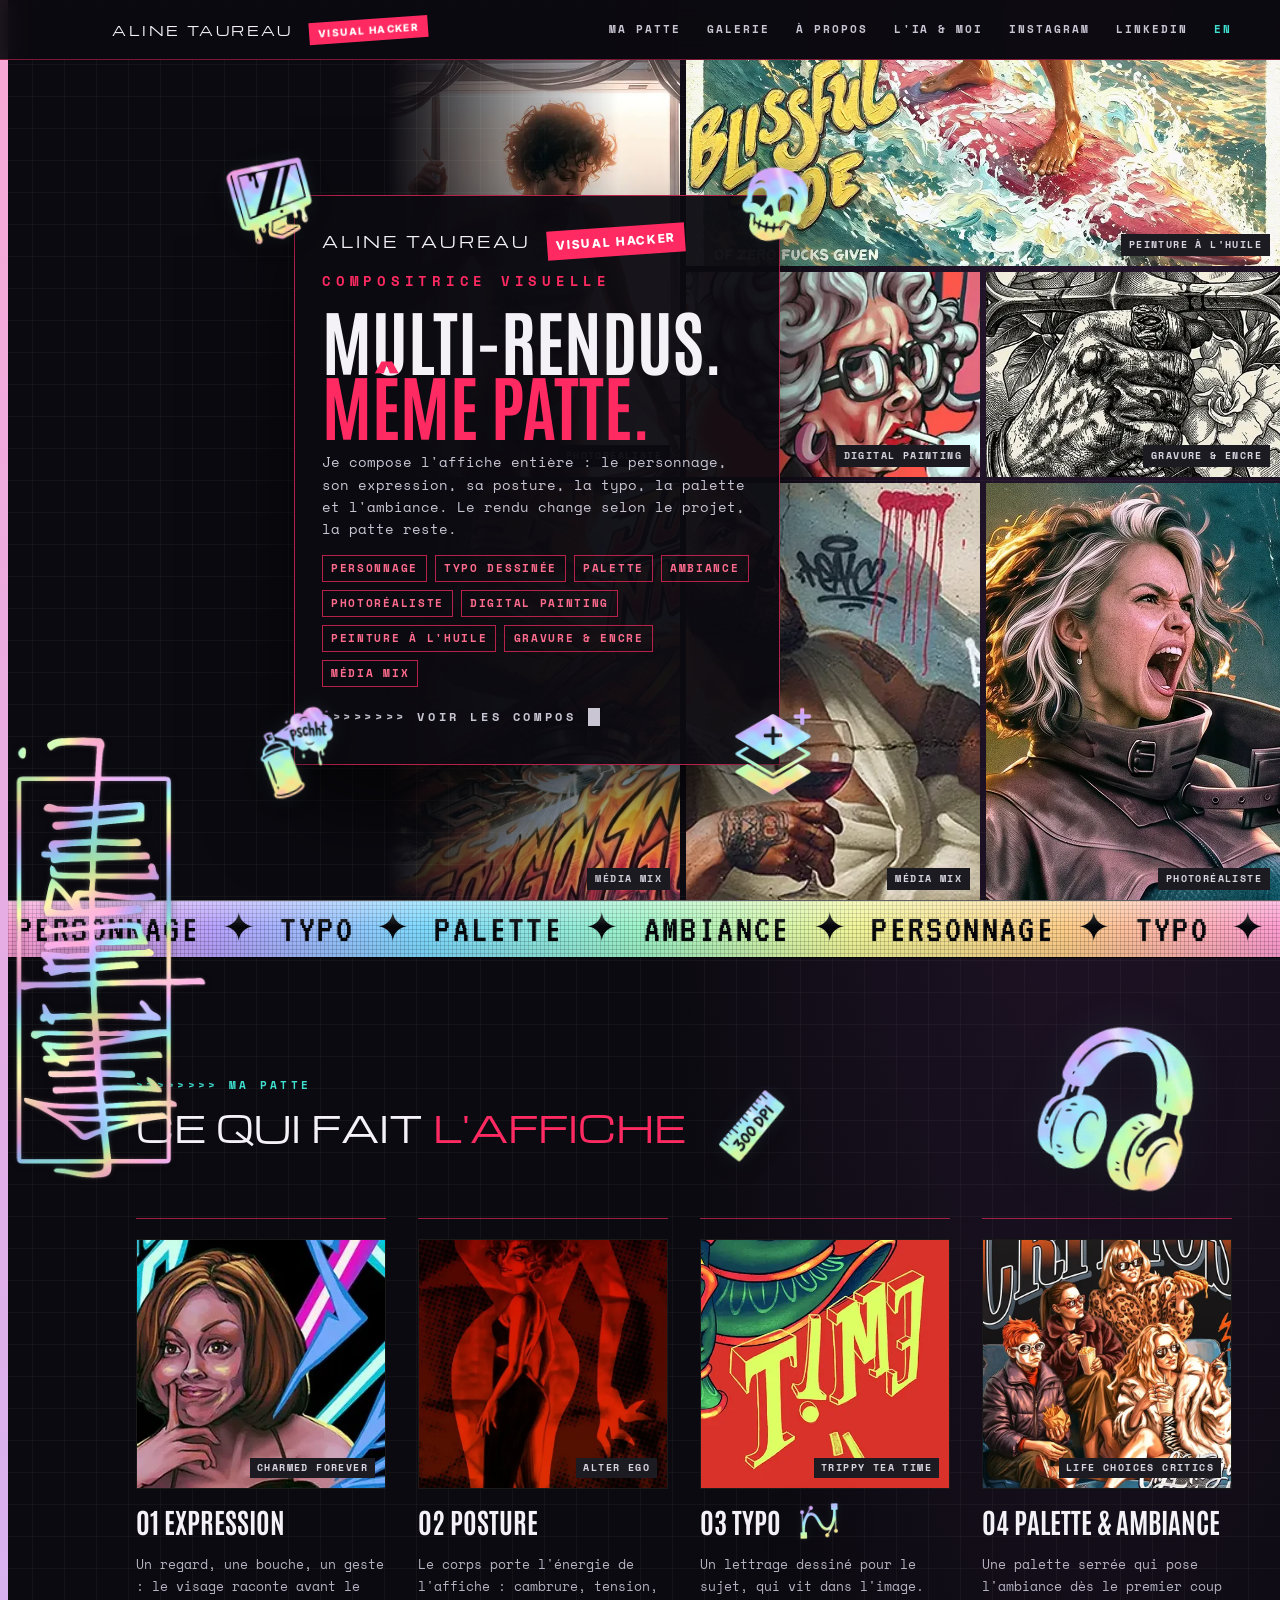
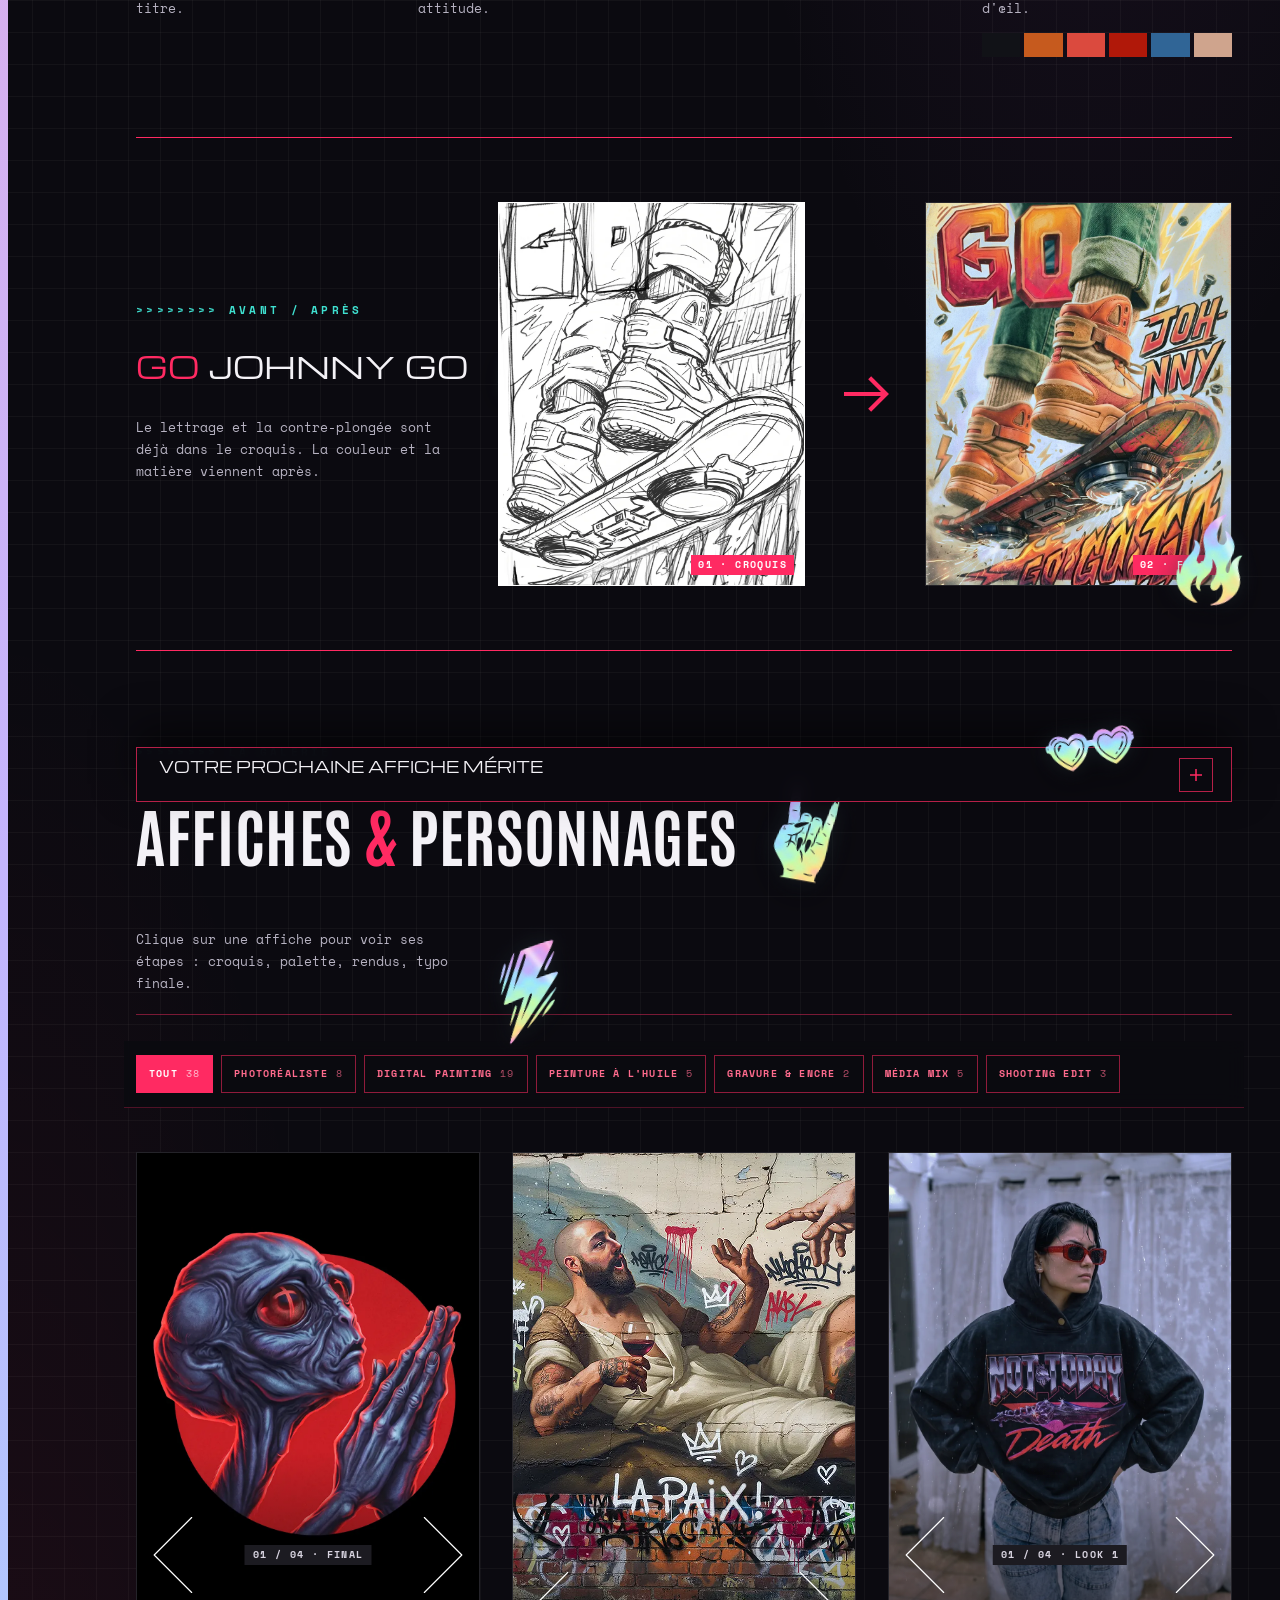
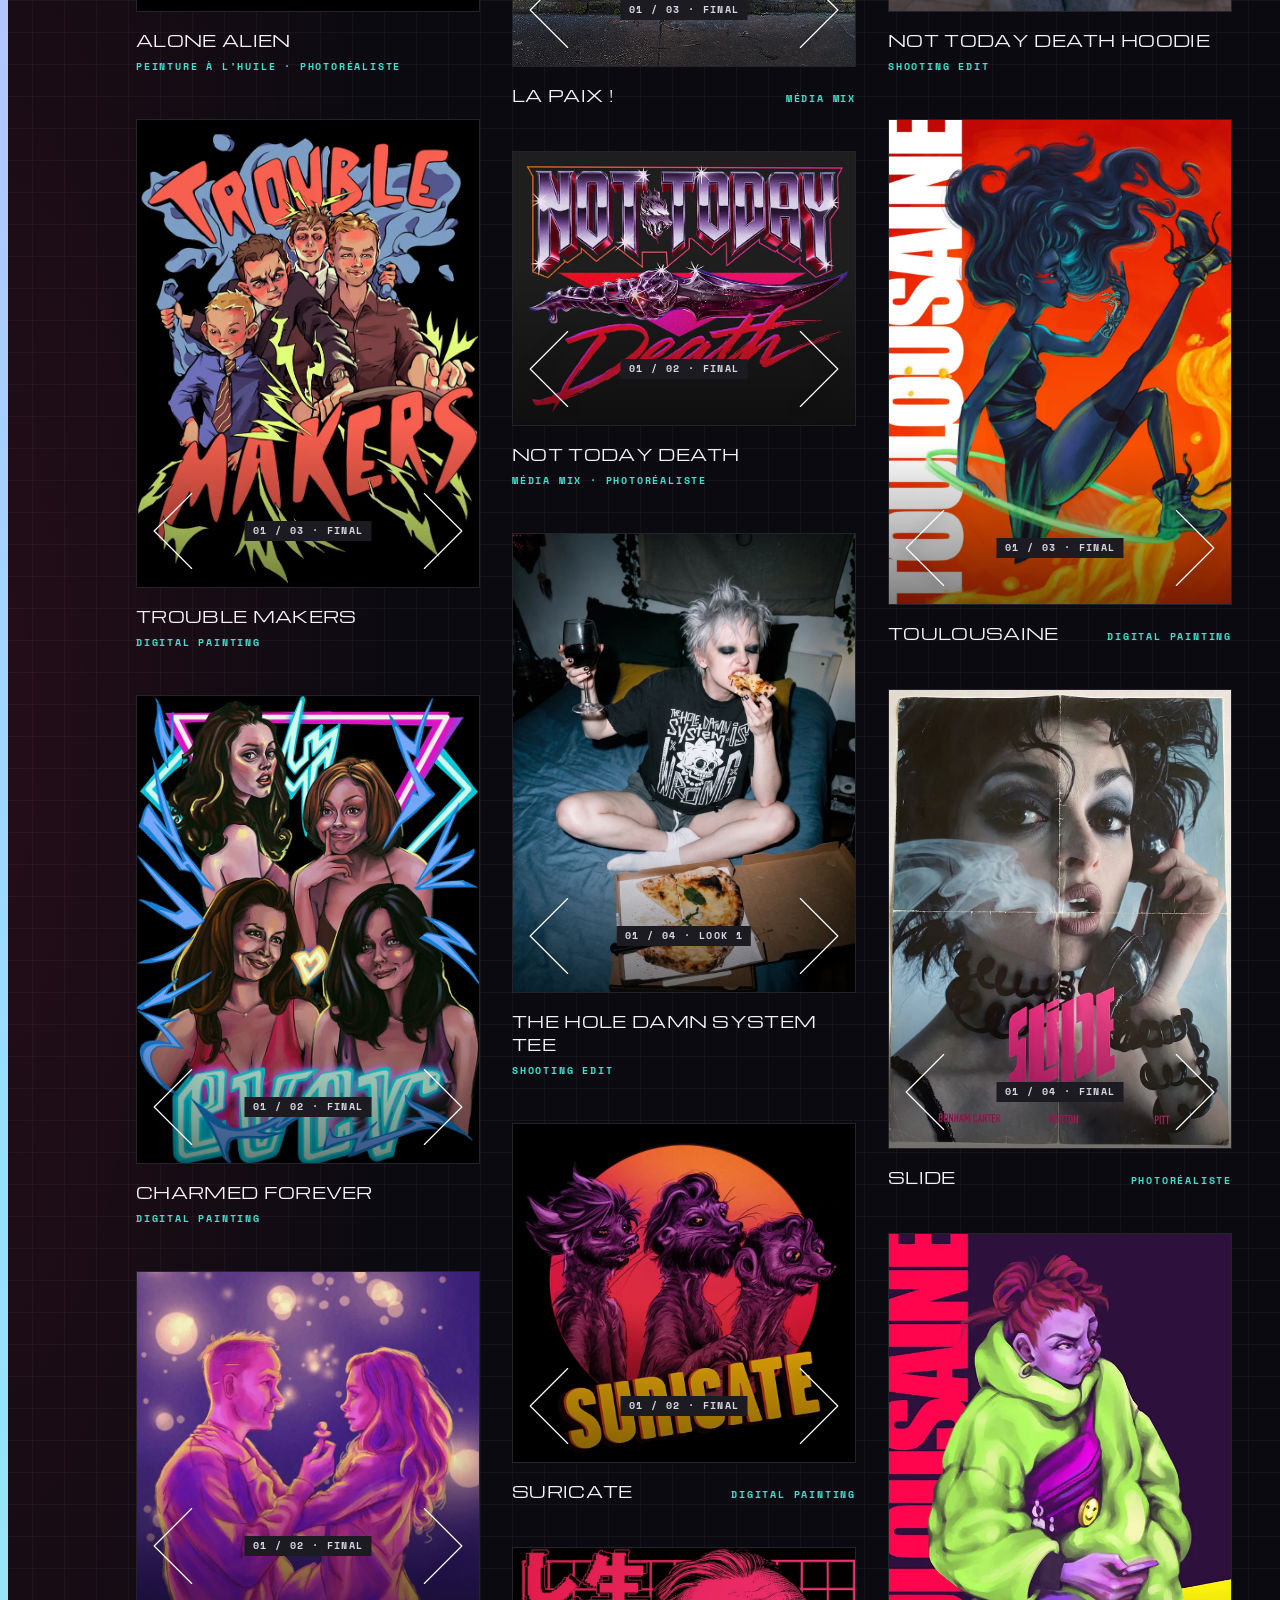
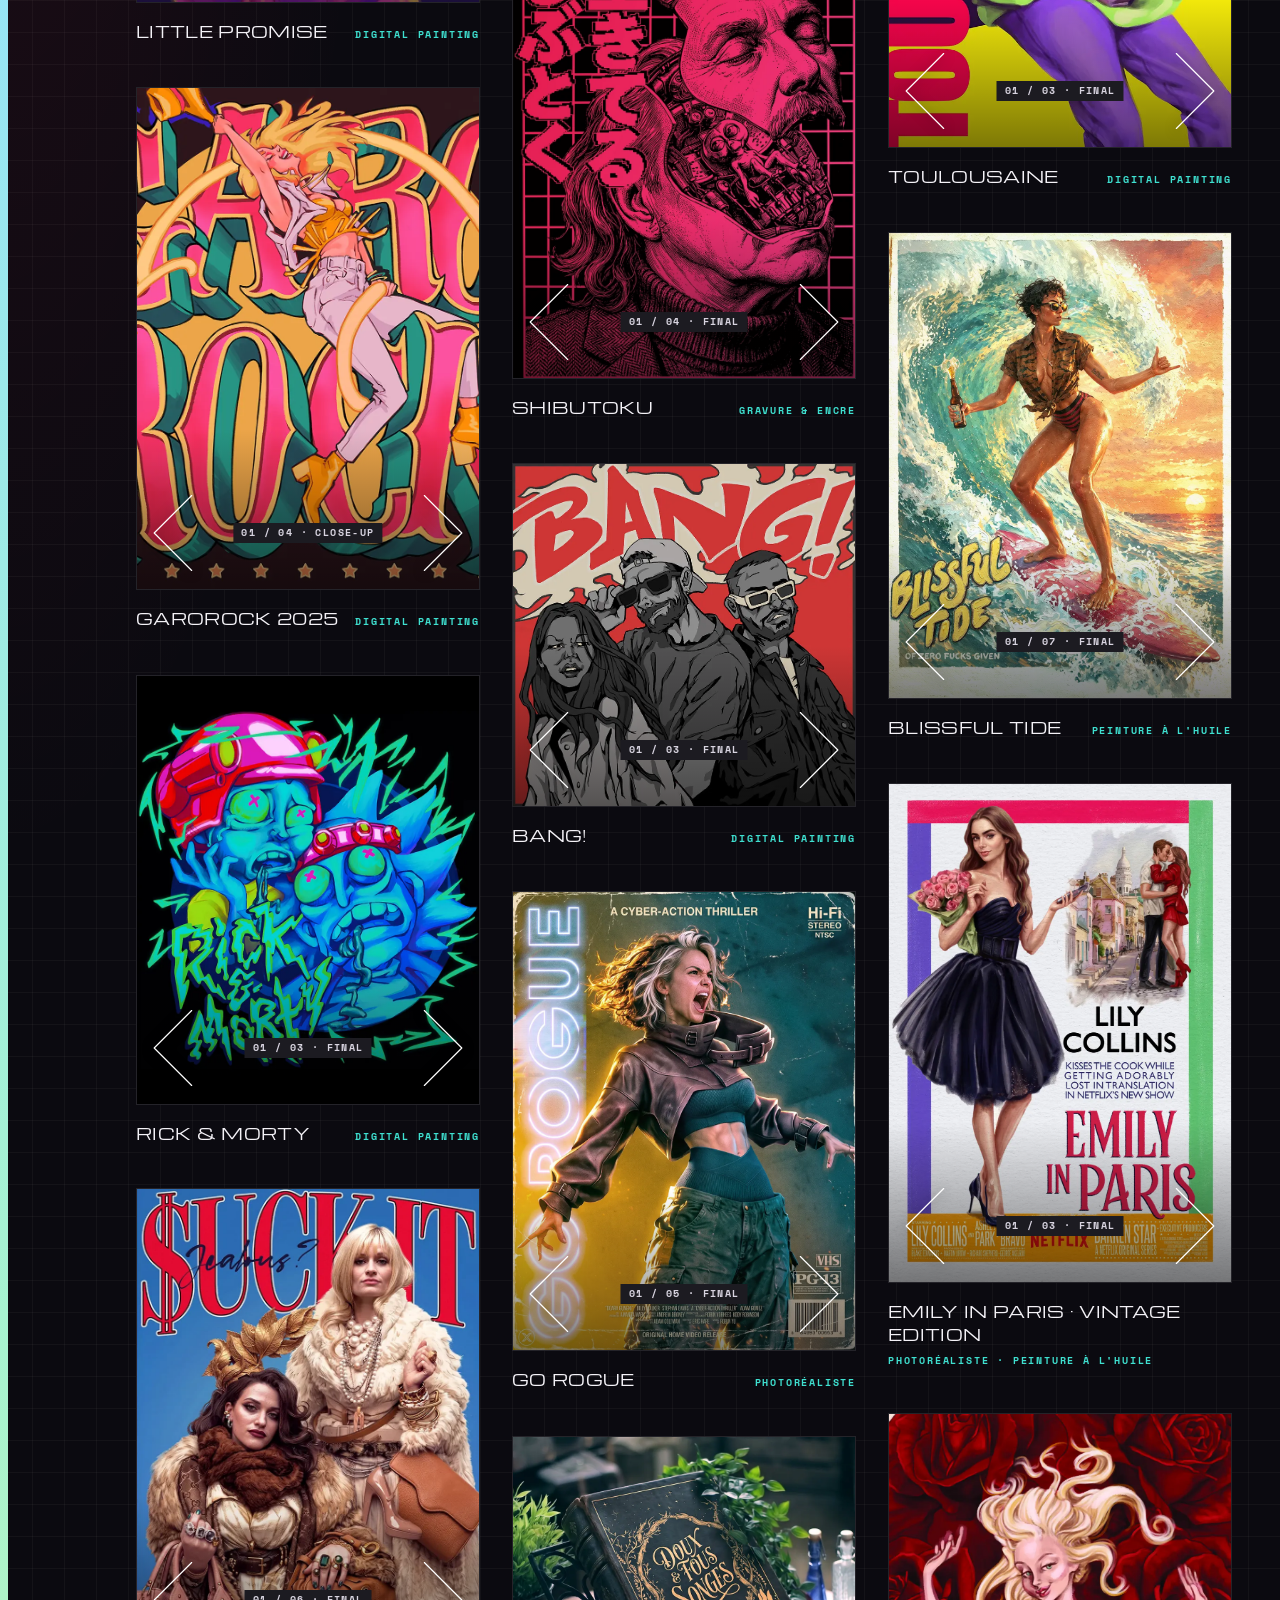
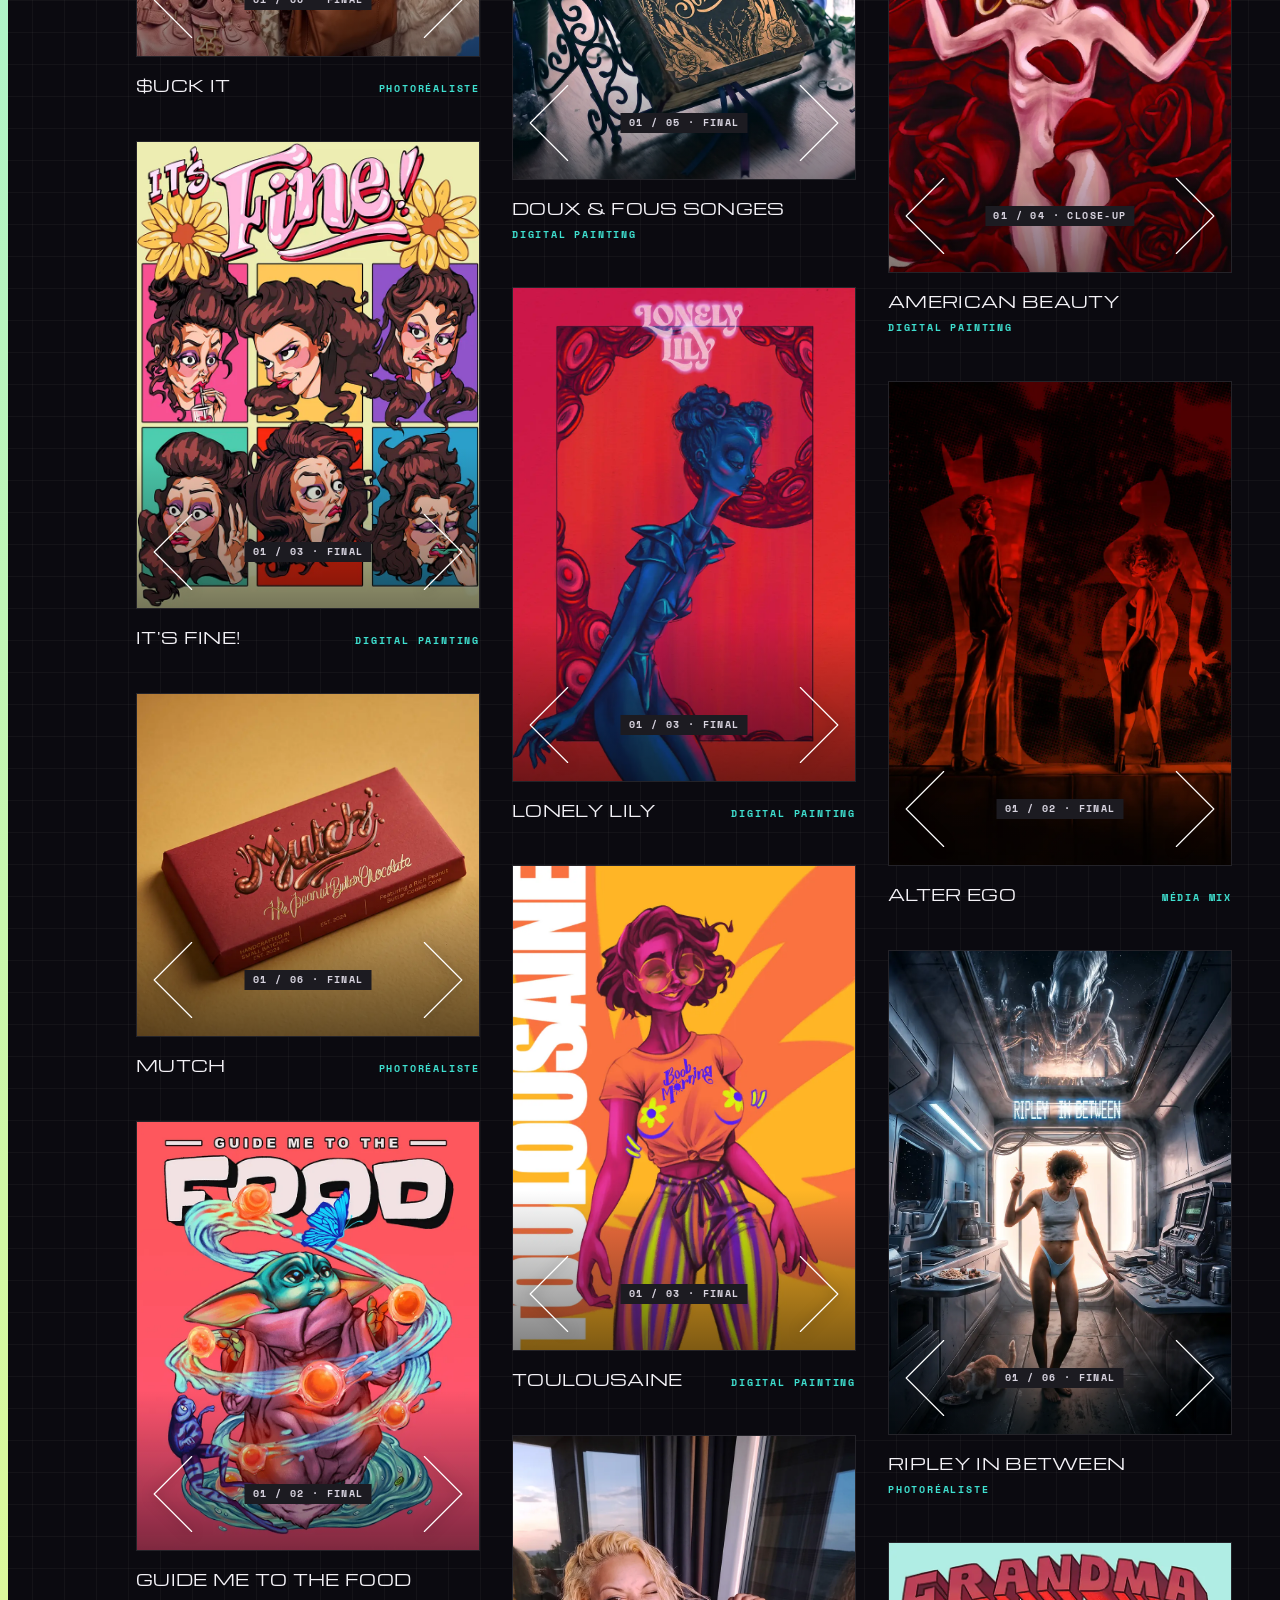
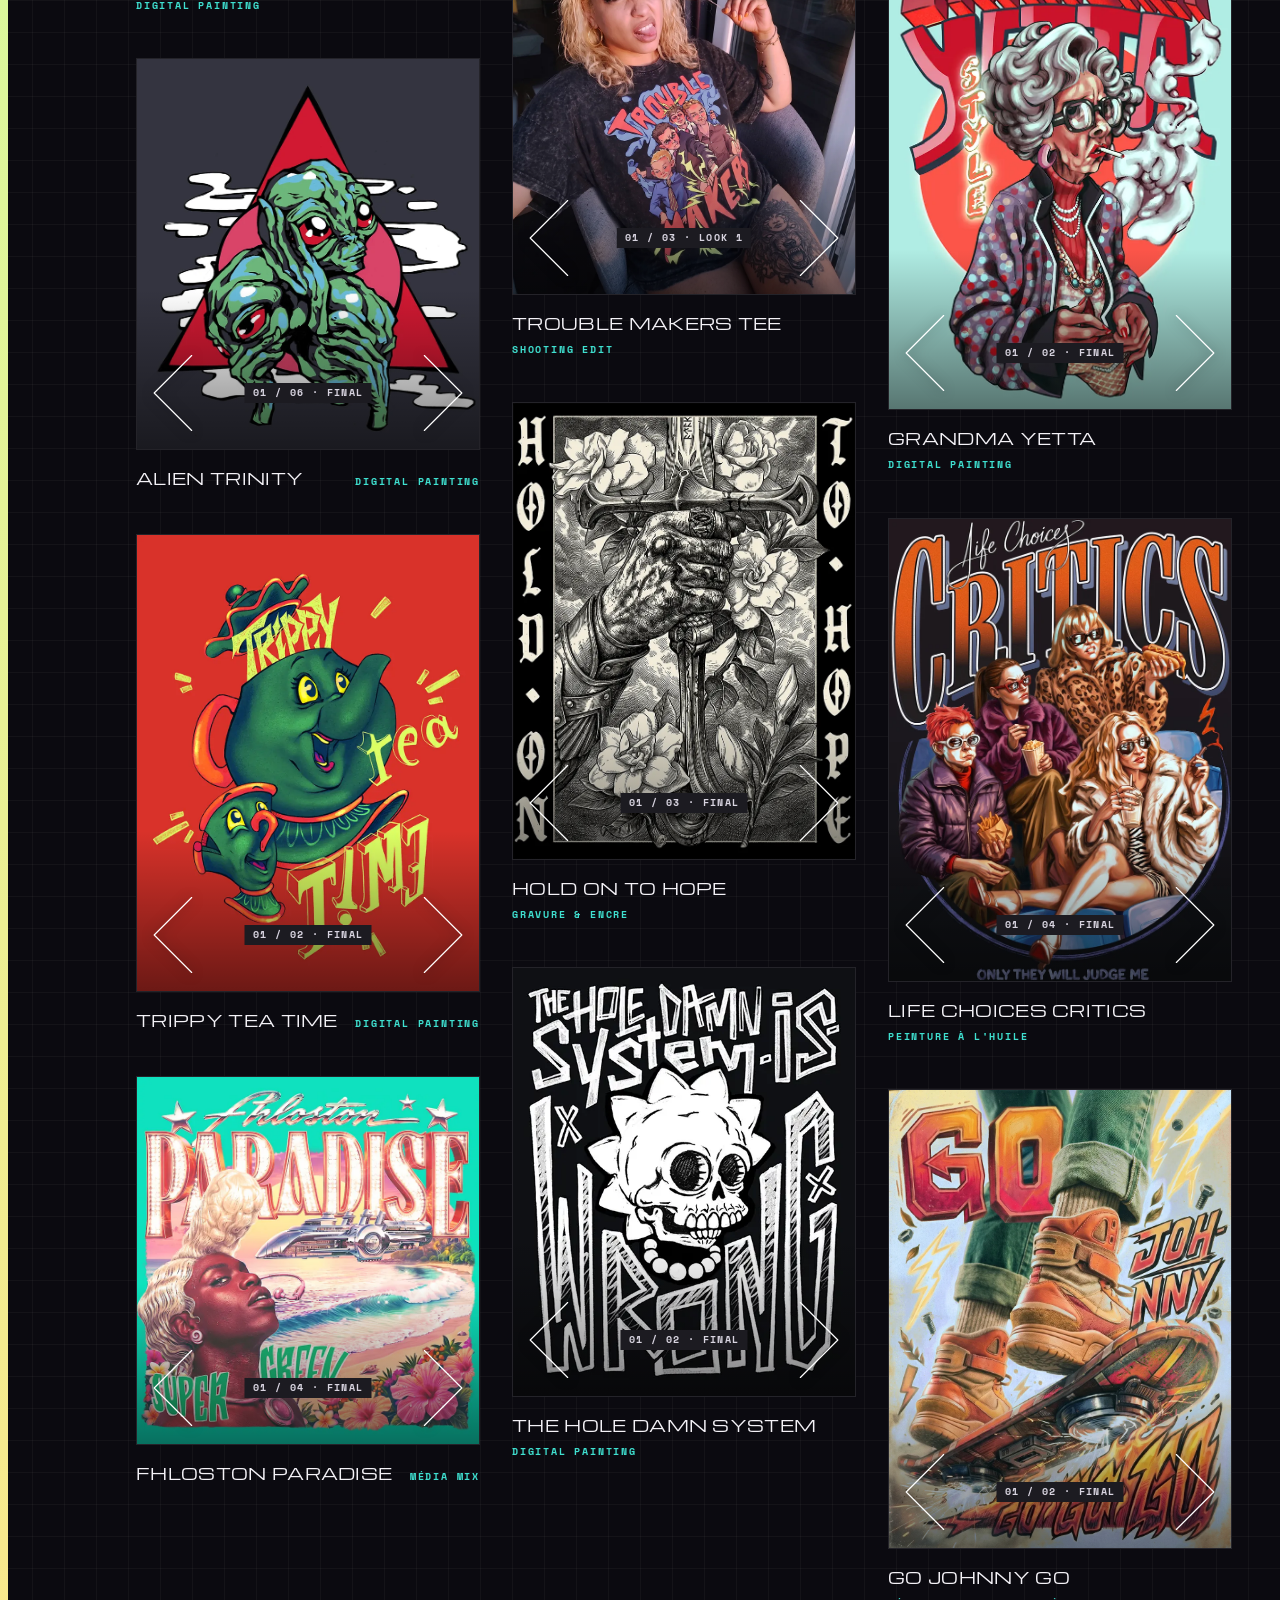
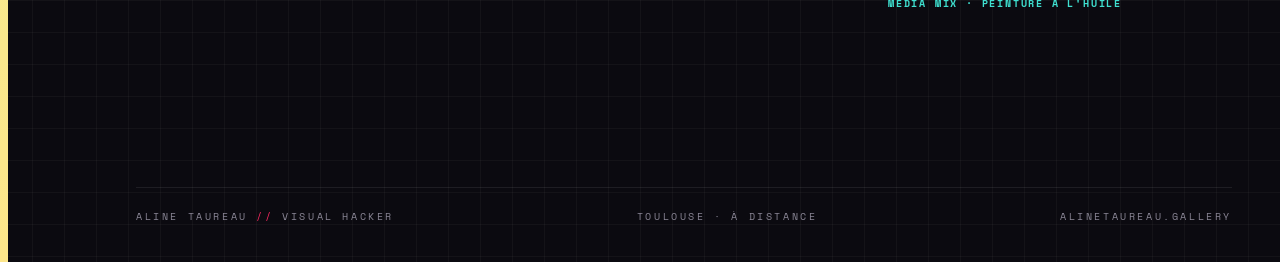
<file: index.html>
<!doctype html>
<html lang="fr">
<head>
<meta charset="utf-8">
<script async src="https://www.googletagmanager.com/gtag/js?id=G-61VN6WC6R4"></script>
<script>window.dataLayer = window.dataLayer || []; function gtag(){dataLayer.push(arguments);} gtag('js', new Date()); gtag('config', 'G-61VN6WC6R4');</script>
<meta name="viewport" content="width=device-width, initial-scale=1">
<title>Aline Taureau · Galerie</title>
<meta name="description" content="Aline Taureau, Visual Hacker : illustratrice, affichiste et directrice artistique à Toulouse. Digital painting, affiches IA retouchées à la main, du croquis au fichier prêt à imprimer.">
<meta property="og:title" content="Aline Taureau · Galerie"><meta property="og:description" content="Illustratrice, affichiste, directrice artistique. Du croquis au visuel final."><meta property="og:image" content="https://alinetaureau.gallery/assets/preview.jpg">
<link rel="alternate" hreflang="fr" href="https://alinetaureau.gallery/"><link rel="alternate" hreflang="en" href="https://alinetaureau.gallery/en/">
<link rel="icon" href="/favicon.ico" sizes="48x48"><link rel="icon" type="image/png" sizes="192x192" href="/icon-192.png"><link rel="apple-touch-icon" href="/apple-touch-icon.png">
<meta name="theme-color" content="#0b0a10">
<link rel="preconnect" href="https://fonts.googleapis.com">
<link rel="preconnect" href="https://fonts.gstatic.com" crossorigin>
<link href="https://fonts.googleapis.com/css2?family=Antonio:wght@500;700&family=Michroma&family=Space+Mono:wght@400;700&family=Inter:wght@700;800&family=VT323&display=swap" rel="stylesheet">
<style>

body{margin:0;background:#0b0a10}



.h3-sec{container-type:inline-size;container-name:h3;position:relative}
.h3-wrap{position:relative;display:flex;align-items:center;min-height:940px;padding:56px 40px 56px 48px;box-sizing:border-box}
.h3-logo{flex:0 0 210px;width:210px;height:auto;position:relative;z-index:3;margin-right:-24px}
.h3-panel{position:relative;flex:0 0 560px;box-sizing:border-box;padding:44px;z-index:2;margin-right:-60px;background:rgba(11,10,16,.95);border:1px solid rgba(255,42,98,.7);box-shadow:0 40px 80px rgba(0,0,0,.7);display:flex;flex-direction:column;gap:20px}
.h3-mos{flex:1 1 0;min-width:0;height:820px;display:grid;grid-template-columns:repeat(3,1fr);grid-template-rows:repeat(4,1fr);grid-template-areas:"r b b" "r y h" "j l g" "j l g";gap:6px}
.h3-tile{position:relative;overflow:hidden;background:#000}
.h3-tile img{width:100%;height:100%;object-fit:cover;display:block}
.h3-pill{position:absolute;right:10px;bottom:10px;font:700 10px/1 'Space Mono',monospace;letter-spacing:.14em;text-transform:uppercase;background:#ff2a62;color:#fff;padding:6px 8px;white-space:nowrap}
.h3-shade{display:none}
.h3-stk{position:absolute;height:auto;filter:drop-shadow(0 8px 16px rgba(0,0,0,.65));pointer-events:none;z-index:4}
.h3-c1{width:110px;left:-52px;top:-50px;transform:rotate(-14deg)}
.h3-c2{width:92px;right:-42px;top:-44px;transform:rotate(14deg)}
.h3-c3{width:108px;left:-50px;bottom:-48px;transform:rotate(-8deg)}
.h3-c4{width:104px;right:-46px;bottom:-46px;transform:rotate(12deg)}
.h3-tag{font:700 11px/1 'Space Mono',monospace;letter-spacing:.16em;text-transform:uppercase;color:#ff6b8d;border:1px solid rgba(255,42,98,.7);padding:9px 12px;display:inline-block}
.h3-h1{margin:0;font-family:Antonio,sans-serif;font-weight:700;font-size:80px;line-height:.9;text-transform:uppercase;color:#f4f2f7}
.h3-cta{font:700 12px/1 'Space Mono',monospace;letter-spacing:.3em;text-transform:uppercase;color:#c9c5d3;text-decoration:none;display:inline-flex;align-items:center;gap:12px;min-height:44px;transition:color .15s}
.h3-cta .h3-cur{display:inline-block;width:12px;height:18px;background:#c9c5d3;animation:h3blink 1.1s steps(1) infinite}
.h3-cta:hover,.h3-cta:focus-visible{color:#ff2a62;text-shadow:0 0 14px rgba(255,42,98,.75)}
.h3-cta:hover .h3-cur,.h3-cta:focus-visible .h3-cur{background:#ff2a62;box-shadow:0 0 14px rgba(255,42,98,.8)}
@keyframes h3blink{50%{opacity:0}}
@media (prefers-reduced-motion: reduce){.h3-cta .h3-cur{animation:none}}

@container h3 (max-width: 1100px){
.h3-wrap{flex-direction:column;justify-content:center;gap:28px;min-height:0;padding:72px 24px}
.h3-mos{position:absolute;inset:0;height:auto;z-index:0}
.h3-shade{display:block;position:absolute;inset:0;z-index:1;background:linear-gradient(rgba(11,10,16,.45),rgba(11,10,16,.7))}
.h3-pill{display:none}
.h3-mos{gap:0}
.h3-logo{flex:none;width:150px;margin:0}
.h3-panel{flex:none;width:100%;max-width:640px;margin:0}
.h3-h1{font-size:64px}

}
@supports not (container-type:inline-size){@media (max-width: 1100px){
.h3-wrap{flex-direction:column;justify-content:center;gap:28px;min-height:0;padding:72px 24px}
.h3-mos{position:absolute;inset:0;height:auto;z-index:0}
.h3-shade{display:block;position:absolute;inset:0;z-index:1;background:linear-gradient(rgba(11,10,16,.45),rgba(11,10,16,.7))}
.h3-pill{display:none}
.h3-mos{gap:0}
.h3-logo{flex:none;width:150px;margin:0}
.h3-panel{flex:none;width:100%;max-width:640px;margin:0}
.h3-h1{font-size:64px}

}}
@container h3 (max-width: 560px){
.h3-wrap{padding:56px 18px}
.h3-logo{width:120px}
.h3-panel{padding:30px 22px;gap:16px}
.h3-h1{font-size:50px}
.h3-c1,.h3-c3{width:72px;left:-14px}.h3-c2,.h3-c4{width:66px;right:-12px}
.h3-c1,.h3-c2{top:-34px}.h3-c3,.h3-c4{bottom:-34px}
}
@supports not (container-type:inline-size){@media (max-width: 560px){
.h3-wrap{padding:56px 18px}
.h3-logo{width:120px}
.h3-panel{padding:30px 22px;gap:16px}
.h3-h1{font-size:50px}
.h3-c1,.h3-c3{width:72px;left:-14px}.h3-c2,.h3-c4{width:66px;right:-12px}
.h3-c1,.h3-c2{top:-34px}.h3-c3,.h3-c4{bottom:-34px}
}}


@container h3 (max-width: 560px){.h3-idrow{display:none !important}}
@supports not (container-type:inline-size){@media (max-width: 560px){.h3-idrow{display:none !important}}}



.p3-pil{border-top:1px solid rgba(255,42,98,.6);padding-top:20px;display:flex;flex-direction:column;gap:14px}
.p3-sq{position:relative;aspect-ratio:1 / 1;overflow:hidden;border:1px solid rgba(255,255,255,.1);background:#000}
.p3-sq img{width:100%;height:100%;object-fit:cover;display:block}
.p3-lab{position:absolute;right:10px;bottom:10px;font:700 10px/1 'Space Mono',monospace;letter-spacing:.14em;text-transform:uppercase;background:#ff2a62;color:#fff;padding:5px 7px;white-space:nowrap}
.p3-sw{flex:1 1 0;height:24px}
.p3-stk{height:auto;filter:drop-shadow(0 8px 16px rgba(0,0,0,.6));pointer-events:none}


.a6-sec{max-width:1340px;margin:0 auto;box-sizing:border-box;padding:0 48px;font-family:'Space Mono',monospace;color:#f4f2f7}
.a6-wrap{position:relative;border-top:1px solid #ff2a62;border-bottom:1px solid #ff2a62;padding:64px 0;display:grid;grid-template-columns:330px minmax(0,1fr) 56px minmax(0,1fr);gap:32px;align-items:center}
.a6-txt{display:flex;flex-direction:column;gap:14px}
.a6-ttl{display:flex;align-items:center;gap:14px}
.a6-pen{width:66px;height:auto;flex:none;transform:rotate(-16deg)}
.a6-fig{position:relative;aspect-ratio:4 / 5;overflow:hidden;border:1px solid rgba(255,255,255,.1);margin:0}
.a6-fig img{width:100%;height:100%;object-fit:cover;display:block}
.a6-lab{position:absolute;right:10px;bottom:10px;font:700 10px/1 'Space Mono',monospace;letter-spacing:.14em;text-transform:uppercase;background:#ff2a62;color:#fff;padding:5px 7px;white-space:nowrap}
.a6-arr{width:56px;height:56px}
.a6-stk{height:auto;filter:drop-shadow(0 8px 16px rgba(0,0,0,.6));pointer-events:none}
.a6-flame{position:absolute;width:100px;right:-30px;bottom:30px;transform:rotate(10deg)}

.g6-sec{font-family:'Space Mono',monospace;color:#f4f2f7;width:100%;box-sizing:border-box;padding:96px 48px 0}
.g6-in{max-width:1240px;margin:0 auto}
.g6-head{display:flex;flex-wrap:wrap;align-items:flex-end;justify-content:space-between;gap:24px;border-bottom:1px solid rgba(255,42,98,.45);padding-bottom:20px}
.g6-ttl{display:flex;align-items:center;gap:20px}
.g6-h2{margin:0;font-family:Antonio,sans-serif;font-weight:700;font-size:64px;line-height:.95;text-transform:uppercase;letter-spacing:.01em}
.g6-desc{position:relative;display:flex;align-items:flex-end;gap:12px;max-width:440px}
.g6-desc p{margin:0;font-size:13px;line-height:1.7;color:#b7b3c2}
.g6-eye{width:92px;flex:none;margin-bottom:-58px;position:relative;z-index:2;transform:rotate(-8deg)}
.g6-stk{flex:none;height:auto;filter:drop-shadow(0 8px 16px rgba(0,0,0,.6));pointer-events:none}
.g6-filters{display:flex;flex-direction:column;gap:14px;padding:28px 0 48px}
.g6-row{display:flex;align-items:center;gap:10px}
.g6-rl{flex:none;width:92px;font:700 10px/1 'Space Mono',monospace;letter-spacing:.24em;color:#8b8796}
.g6-chips{display:flex;flex-wrap:wrap;gap:10px}
.g3-chip{font:700 11px/1 'Space Mono',monospace;letter-spacing:.14em;text-transform:uppercase;padding:0 14px;min-height:40px;border:1px solid rgba(255,42,98,.55);color:#ff6b8d;background:transparent;cursor:pointer;display:inline-flex;align-items:center;gap:8px;white-space:nowrap;flex:none}
.g3-chip:hover{border-color:#ff2a62;color:#fff}
.g3-chip.on{background:#ff2a62;border-color:#ff2a62;color:#fff}
.g3-chip .g3n{opacity:.7;font-weight:400}
.g6-grid{columns:2 420px;column-gap:48px}
.g6-card{break-inside:avoid;margin:0 0 56px}
.g6-frame{position:relative;overflow:hidden;border:1px solid rgba(255,255,255,.08);background:#111017}
.g6-frame>img{width:100%;height:auto;display:block}
.g6-shade{position:absolute;left:0;right:0;bottom:0;height:160px;background:linear-gradient(transparent,rgba(0,0,0,.5));pointer-events:none}
.g6-nav{position:absolute;bottom:6px;width:132px;height:132px;display:grid;place-items:center;padding:0;border:0;background:transparent;color:#fff;cursor:pointer;filter:drop-shadow(0 1px 6px rgba(0,0,0,.5));transition:transform .25s,color .2s}
.g6-nav svg{width:132px;height:132px}
.g6-nav.p{left:-18px}.g6-nav.n{right:-18px}
.g6-nav.p:hover{transform:translateX(-3px);color:#ff2a62}.g6-nav.n:hover{transform:translateX(3px);color:#ff2a62}
.g6-step{position:absolute;left:50%;bottom:72px;transform:translate(-50%,50%);font:700 10px/1 'Space Mono',monospace;letter-spacing:.14em;text-transform:uppercase;background:#ff2a62;color:#fff;padding:5px 8px;white-space:nowrap}
.g6-cap{display:flex;flex-wrap:wrap;justify-content:space-between;align-items:baseline;gap:8px 16px;padding-top:16px}
.g6-cap h3{margin:0;font-family:Michroma,sans-serif;font-weight:400;font-size:20px;letter-spacing:.02em;text-transform:uppercase}
.g6-cap span{font:700 10px/1.6 'Space Mono',monospace;letter-spacing:.18em;text-transform:uppercase;color:#3fe0d0}
.g6-more{font:700 12px/1 'Space Mono',monospace;letter-spacing:.2em;text-transform:uppercase;color:#f4f2f7;background:transparent;border:1px solid rgba(244,242,247,.35);min-height:52px;padding:0 28px;cursor:pointer}
.g6-more:hover{border-color:#ff2a62;color:#ff2a62}
.g6-contact{position:relative;border:1px solid rgba(255,42,98,.6);padding:48px 56px;margin-bottom:72px;display:flex;flex-wrap:wrap;gap:32px 64px;align-items:center;justify-content:space-between}
.g6-ct{flex:1 1 520px;min-width:0}
.g6-ctt{display:flex;flex-wrap:wrap;align-items:center;gap:12px 24px;margin-bottom:16px}
.g6-ctt h2{margin:0;flex:1 1 300px;min-width:0;font-family:Michroma,sans-serif;font-weight:400;font-size:30px;line-height:1.2;text-transform:uppercase}
.g6-glasses{width:170px;margin:-40px 0;transform:rotate(-10deg)}
.g6-links{display:flex;flex-direction:column;gap:10px;font:700 14px/1.4 'Space Mono',monospace;min-width:0}
.g6-links a{text-decoration:none;overflow-wrap:anywhere}

a{color:#3fe0d0}a:hover{color:#ff2a62}
html{scroll-behavior:smooth}
.pg{position:relative;width:100%;overflow-x:clip;container-type:inline-size;container-name:pg;background-color:#0b0a10;background-image:radial-gradient(ellipse 55% 30% at 85% 0%,rgba(150,70,170,.22),transparent 70%),radial-gradient(ellipse 45% 25% at 0% 40%,rgba(255,42,98,.10),transparent 70%),linear-gradient(rgba(255,255,255,.035) 1px,transparent 1px),linear-gradient(90deg,rgba(255,255,255,.035) 1px,transparent 1px);background-size:100% 100%,100% 100%,32px 32px,32px 32px;font-family:'Space Mono',monospace;color:#f4f2f7}
.pg-prism{position:fixed;left:0;top:0;bottom:0;width:8px;background:linear-gradient(#f9a8d4,#c4b5fd 25%,#93e1ff 45%,#a7f3d0 62%,#d9f99d 80%,#fde68a);z-index:58}

.pg-fl{position:fixed;z-index:61;left:0;top:0;display:block;transform-origin:0 0;opacity:0;pointer-events:none;will-change:transform}
.pg-fl img{display:block;height:auto}
.pg-fl.pop img{animation:pgpop .55s cubic-bezier(.2,.8,.2,1)}
@keyframes pgpop{0%{transform:rotate(0);filter:brightness(1)}35%{transform:rotate(-7deg);filter:brightness(1.9) saturate(1.6)}70%{transform:rotate(2deg)}100%{transform:rotate(0);filter:brightness(1)}}
.pg-fl:hover img{filter:brightness(1.25)}
.pg-on .h3-logo{visibility:hidden}
.pg-bar{position:sticky;top:0;z-index:60;box-sizing:border-box;min-height:72px;padding:0 48px 0 112px;display:flex;align-items:center;gap:12px 40px;background:rgba(11,10,16,.92);border-bottom:1px solid rgba(255,42,98,.45);backdrop-filter:blur(10px)}
.pg-id{display:flex;align-items:center;gap:16px;text-decoration:none;white-space:nowrap}
.pg-nav{display:flex;flex-wrap:wrap;align-items:center;gap:26px}
.pg-nl{font:700 11px/1 'Space Mono',monospace;letter-spacing:.18em;text-transform:uppercase;text-decoration:none;color:#c9c5d3;display:inline-flex;align-items:center;min-height:44px}
.pg-nl:hover{color:#ff2a62}
.pg-burger{display:none;margin-left:auto;align-items:center;gap:10px;min-height:44px;min-width:44px;justify-content:center;padding:0 4px;background:transparent;border:0;color:#f4f2f7;font:700 11px/1 'Space Mono',monospace;letter-spacing:.2em;cursor:pointer}
.pg-main{padding-left:88px}

/* stickers holo : immobiles 7 s, tour de couleurs, immobiles 4 s, tour de couleurs, et on recommence (cycle 14,2 s) */
@keyframes holoD{
0%,49.3%{filter:drop-shadow(0 8px 16px rgba(0,0,0,.6)) hue-rotate(0deg) saturate(1) brightness(1)}
53.5%{filter:drop-shadow(0 8px 16px rgba(0,0,0,.6)) hue-rotate(170deg) saturate(1.5) brightness(1.18)}
57.7%{filter:drop-shadow(0 8px 16px rgba(0,0,0,.6)) hue-rotate(320deg) saturate(1.6) brightness(1.05)}
60.6%,88.7%{filter:drop-shadow(0 8px 16px rgba(0,0,0,.6)) hue-rotate(360deg) saturate(1) brightness(1)}
93%{filter:drop-shadow(0 8px 16px rgba(0,0,0,.6)) hue-rotate(530deg) saturate(1.5) brightness(1.18)}
97.2%{filter:drop-shadow(0 8px 16px rgba(0,0,0,.6)) hue-rotate(680deg) saturate(1.6) brightness(1.05)}
100%{filter:drop-shadow(0 8px 16px rgba(0,0,0,.6)) hue-rotate(720deg) saturate(1) brightness(1)}}
.h3-stk,.p3-stk,.a6-stk,.g6-stk{animation:holoD 14.2s linear infinite}
.h3-c2,.a6-flame,.g6-eye{animation-delay:.15s}.h3-c3,.p6-cas,.g6-glasses{animation-delay:.3s}.h3-c4,.a6-pen,.g6-rock{animation-delay:.45s}
@media (prefers-reduced-motion: reduce){.h3-stk,.p3-stk,.a6-stk,.g6-stk,.pg-fl.pop img{animation:none}}

@container pg (max-width: 1100px){
.pg-bar{padding:0 12px 0 80px;gap:10px}
.pg-nav{display:none}
.pg-burger{display:inline-flex}
.pg-main{padding-left:64px}
#patte,.g6-sec,.a6-sec{padding-left:20px !important;padding-right:20px !important}
.p6-star{display:none !important}
.p6-hd{flex-wrap:nowrap !important;align-items:center !important}
.p6-cas{width:130px !important;margin:-20px 0 !important}
.a6-wrap{grid-template-columns:minmax(0,1fr) 40px minmax(0,1fr);gap:16px}
.a6-txt{grid-column:1 / -1;margin-bottom:8px}
.a6-arr{width:40px;height:40px}
.a6-flame{width:80px;right:-8px;bottom:-24px}
.g6-h2{font-size:52px}
}
@supports not (container-type:inline-size){@media (max-width: 1100px){
.pg-bar{padding:0 12px 0 80px;gap:10px}
.pg-nav{display:none}
.pg-burger{display:inline-flex}
.pg-main{padding-left:64px}
#patte,.g6-sec,.a6-sec{padding-left:20px !important;padding-right:20px !important}
.p6-star{display:none !important}
.p6-hd{flex-wrap:nowrap !important;align-items:center !important}
.p6-cas{width:130px !important;margin:-20px 0 !important}
.a6-wrap{grid-template-columns:minmax(0,1fr) 40px minmax(0,1fr);gap:16px}
.a6-txt{grid-column:1 / -1;margin-bottom:8px}
.a6-arr{width:40px;height:40px}
.a6-flame{width:80px;right:-8px;bottom:-24px}
.g6-h2{font-size:52px}
}}
@container pg (max-width: 560px){
.pg-bar{padding:0 8px 0 64px}
.pg-badge,.pg-bt{display:none !important}
.pg-name{font-size:12px !important;letter-spacing:.16em !important}
.pg-main{padding-left:52px}
#patte{padding-top:64px !important;padding-bottom:56px !important}
#patte h2{font-size:21px !important}
.p6-cas{width:84px !important;margin:-10px 0 !important}
#patte h3{font-size:21px !important}
#patte .p3-pil p{font-size:12px !important;line-height:1.6 !important}
.a6-wrap{padding:44px 0;gap:10px}
.a6-h2{font-size:22px !important}
.a6-pen{width:56px}
.a6-p{font-size:12px !important}
.a6-arr{width:26px;height:26px}
.a6-lab{font-size:8px;letter-spacing:.1em;padding:4px 5px;right:6px;bottom:6px}
.a6-flame{width:58px;right:-4px;bottom:-22px}
.g6-sec{padding-top:64px !important}
.g6-h2{font-size:38px}
.g6-rock{width:56px !important}
.g6-ttl{gap:8px}
.g6-desc p{font-size:12px}
.g6-eye{width:70px;margin-bottom:-44px}
.g6-filters{padding:22px 0 32px;gap:12px}
.g6-row{flex-direction:column;align-items:stretch;gap:8px}
.g6-rl{width:auto;font-size:9px}
.g6-chips{flex-wrap:nowrap;overflow-x:auto;gap:6px;padding-bottom:2px;scrollbar-width:none;-webkit-mask-image:linear-gradient(90deg,#000 85%,transparent);mask-image:linear-gradient(90deg,#000 85%,transparent)}
.g6-chips::-webkit-scrollbar{display:none}
.g3-chip{font-size:10px;letter-spacing:.1em;min-height:36px;padding:0 11px}
.g6-card{margin-bottom:40px}
.g6-nav{width:84px;height:84px}.g6-nav svg{width:84px;height:84px}
.g6-nav.p{left:-5px}.g6-nav.n{right:-5px}
.g6-step{bottom:48px;font-size:9px;letter-spacing:.1em}
.g6-cap{padding-top:12px}
.g6-cap h3{font-size:15px}
.g6-cap span{font-size:9px;letter-spacing:.12em}
.g6-contact{padding:30px 20px 28px;gap:22px;margin-bottom:48px}
.g6-ct{flex-basis:100%}
.g6-ctt h2{font-size:21px;flex-basis:100%}
.g6-glasses{width:96px;margin:-6px 0 -10px}
.g6-contact p{font-size:12px !important}
.g6-links{font-size:12px}
}
@supports not (container-type:inline-size){@media (max-width: 560px){
.pg-bar{padding:0 8px 0 64px}
.pg-badge,.pg-bt{display:none !important}
.pg-name{font-size:12px !important;letter-spacing:.16em !important}
.pg-main{padding-left:52px}
#patte{padding-top:64px !important;padding-bottom:56px !important}
#patte h2{font-size:21px !important}
.p6-cas{width:84px !important;margin:-10px 0 !important}
#patte h3{font-size:21px !important}
#patte .p3-pil p{font-size:12px !important;line-height:1.6 !important}
.a6-wrap{padding:44px 0;gap:10px}
.a6-h2{font-size:22px !important}
.a6-pen{width:56px}
.a6-p{font-size:12px !important}
.a6-arr{width:26px;height:26px}
.a6-lab{font-size:8px;letter-spacing:.1em;padding:4px 5px;right:6px;bottom:6px}
.a6-flame{width:58px;right:-4px;bottom:-22px}
.g6-sec{padding-top:64px !important}
.g6-h2{font-size:38px}
.g6-rock{width:56px !important}
.g6-ttl{gap:8px}
.g6-desc p{font-size:12px}
.g6-eye{width:70px;margin-bottom:-44px}
.g6-filters{padding:22px 0 32px;gap:12px}
.g6-row{flex-direction:column;align-items:stretch;gap:8px}
.g6-rl{width:auto;font-size:9px}
.g6-chips{flex-wrap:nowrap;overflow-x:auto;gap:6px;padding-bottom:2px;scrollbar-width:none;-webkit-mask-image:linear-gradient(90deg,#000 85%,transparent);mask-image:linear-gradient(90deg,#000 85%,transparent)}
.g6-chips::-webkit-scrollbar{display:none}
.g3-chip{font-size:10px;letter-spacing:.1em;min-height:36px;padding:0 11px}
.g6-card{margin-bottom:40px}
.g6-nav{width:84px;height:84px}.g6-nav svg{width:84px;height:84px}
.g6-nav.p{left:-5px}.g6-nav.n{right:-5px}
.g6-step{bottom:48px;font-size:9px;letter-spacing:.1em}
.g6-cap{padding-top:12px}
.g6-cap h3{font-size:15px}
.g6-cap span{font-size:9px;letter-spacing:.12em}
.g6-contact{padding:30px 20px 28px;gap:22px;margin-bottom:48px}
.g6-ct{flex-basis:100%}
.g6-ctt h2{font-size:21px;flex-basis:100%}
.g6-glasses{width:96px;margin:-6px 0 -10px}
.g6-contact p{font-size:12px !important}
.g6-links{font-size:12px}
}}

.mp-wrap{padding:28px 48px;background:#0b0a10}
.mp-screen{position:relative;overflow:hidden;border-radius:6px;background:#07080c;border:1px solid rgba(255,255,255,.14);box-shadow:inset 0 0 0 3px #0f1118,inset 0 0 30px rgba(0,0,0,.9),0 0 30px rgba(147,225,255,.08);padding:16px 0}
.mp-track{display:flex;width:max-content;white-space:nowrap;animation:mpslow 160s linear infinite}
.mp-track span{font-family:VT323,'Space Mono',monospace;font-size:64px;line-height:1;letter-spacing:.06em;text-transform:uppercase;padding:0 22px;background:linear-gradient(90deg,#f9a8d4,#c4b5fd,#93e1ff,#a7f3d0,#d9f99d,#fde68a,#ff9ec4,#f9a8d4);background-size:300% 100%;-webkit-background-clip:text;background-clip:text;color:transparent;animation:mphue 6s linear infinite;filter:drop-shadow(0 0 6px rgba(147,225,255,.45))}
.mp-track span.s{padding:0 6px}
@keyframes mpslow{from{transform:translateX(-50%)}to{transform:translateX(0)}}
@keyframes mphue{from{background-position:0% 0}to{background-position:300% 0}}
.mp-grid{position:absolute;inset:0;pointer-events:none;background-image:linear-gradient(rgba(7,8,12,.85) 1px,transparent 1px),linear-gradient(90deg,rgba(7,8,12,.85) 1px,transparent 1px);background-size:4px 4px}
.mp-scan{position:absolute;inset:0;pointer-events:none;background:linear-gradient(180deg,rgba(255,255,255,.06),transparent 40%,transparent 60%,rgba(255,255,255,.04));mix-blend-mode:screen}
@media (prefers-reduced-motion: reduce){.mp-track,.mp-track span{animation:none}}

.g6-filters{position:sticky;top:72px;z-index:40;display:block;margin:0 -12px 44px;padding:14px 12px;background:rgba(11,10,16,.9);backdrop-filter:blur(10px);border-bottom:1px solid rgba(255,42,98,.28)}
.g6-head{margin-bottom:26px}
.g6-eye{z-index:41}
.g6-chips{display:flex;flex-wrap:wrap;gap:8px}
.g3-chip{font-size:10px;letter-spacing:.12em;min-height:38px;padding:0 12px;transition:background .2s,color .2s,border-color .2s,transform .15s}
.g3-chip:active{transform:scale(.94)}
.g3-chip.on{animation:g7pop .35s cubic-bezier(.3,1.6,.5,1)}
.g7-gap{margin-left:16px;position:relative}
.g7-gap::before{content:"";position:absolute;left:-13px;top:9px;bottom:9px;width:1px;background:rgba(255,42,98,.55)}
@keyframes g7pop{0%{transform:scale(.88)}100%{transform:scale(1)}}
.g6-card{animation-duration:.6s;animation-timing-function:cubic-bezier(.2,.8,.2,1);animation-fill-mode:both}
@keyframes g7inA{from{opacity:0;transform:translateY(28px) scale(.96);clip-path:inset(22% 0 0 0)}to{opacity:1;transform:none;clip-path:inset(0 0 0 0)}}
@keyframes g7inB{from{opacity:0;transform:translateY(28px) scale(.96);clip-path:inset(22% 0 0 0)}to{opacity:1;transform:none;clip-path:inset(0 0 0 0)}}
@media (prefers-reduced-motion: reduce){.g6-card{animation:none !important}}
@container pg (max-width: 1100px){
.mp-wrap{padding:20px}
.mp-track span{font-size:48px}
.g6-filters{margin:0 -20px 36px;padding:10px 20px}
.g6-chips{flex-wrap:nowrap;overflow-x:auto;gap:6px;scrollbar-width:none;-webkit-mask-image:linear-gradient(90deg,#000 88%,transparent);mask-image:linear-gradient(90deg,#000 88%,transparent)}
.g6-chips::-webkit-scrollbar{display:none}
}
@supports not (container-type:inline-size){@media (max-width: 1100px){
.mp-wrap{padding:20px}
.mp-track span{font-size:48px}
.g6-filters{margin:0 -20px 36px;padding:10px 20px}
.g6-chips{flex-wrap:nowrap;overflow-x:auto;gap:6px;scrollbar-width:none;-webkit-mask-image:linear-gradient(90deg,#000 88%,transparent);mask-image:linear-gradient(90deg,#000 88%,transparent)}
.g6-chips::-webkit-scrollbar{display:none}
}}
@container pg (max-width: 560px){
.mp-track span{font-size:40px;padding:0 14px}
.g3-chip{min-height:36px;padding:0 11px}
}
@supports not (container-type:inline-size){@media (max-width: 560px){
.mp-track span{font-size:40px;padding:0 14px}
.g3-chip{min-height:36px;padding:0 11px}
}}

.mp-wrap{padding:0;margin-left:-88px}
.mp-screen{border-radius:0;border-left:0;border-right:0}
.mp2-screen{position:relative;overflow:hidden;padding:14px 0;background:linear-gradient(90deg,#ff9ed2,#b9a4ff,#7fdcff,#9ff5c9,#f2f79a,#ffcf8a,#ff9ed2,#b9a4ff);background-size:300% 100%;animation:mphue 12s linear infinite;border-top:1px solid rgba(255,255,255,.35);border-bottom:1px solid rgba(0,0,0,.6);box-shadow:inset 0 0 36px rgba(255,255,255,.35),inset 0 -10px 24px rgba(0,0,0,.18)}
.mp2-track span{background:none;color:#07080c;-webkit-background-clip:border-box;background-clip:border-box;filter:none;animation:none;text-shadow:0 0 1px rgba(7,8,12,.6)}
.mp2-grid{position:absolute;inset:0;pointer-events:none;background-image:linear-gradient(rgba(7,8,12,.16) 1px,transparent 1px),linear-gradient(90deg,rgba(7,8,12,.16) 1px,transparent 1px);background-size:4px 4px}
.mp2-gloss{position:absolute;inset:0;pointer-events:none;background:linear-gradient(180deg,rgba(255,255,255,.35),rgba(255,255,255,0) 45%,rgba(0,0,0,.08))}
@media (prefers-reduced-motion: reduce){.mp2-screen{animation:none}}
@container pg (max-width: 1100px){
.mp-wrap{margin-left:-64px}
.h3-sec{margin-left:-64px}
}
@supports not (container-type:inline-size){@media (max-width: 1100px){
.mp-wrap{margin-left:-64px}
.h3-sec{margin-left:-64px}
}}
@container pg (max-width: 560px){
.mp-wrap{margin-left:-52px}
.h3-sec{margin-left:-52px}
}
@supports not (container-type:inline-size){@media (max-width: 560px){
.mp-wrap{margin-left:-52px}
.h3-sec{margin-left:-52px}
}}
@container h3 (max-width: 1100px){
.h3-wrap{display:block;min-height:0;padding:150px 90px 150px 160px}
.h3-shade{background:linear-gradient(rgba(11,10,16,.18),rgba(11,10,16,.32))}
.h3-logo{position:absolute;left:28px;top:50%;transform:translateY(-50%);width:170px;margin:0;z-index:3}
.h3-panel{width:auto;max-width:none;margin:0;padding:40px 44px 40px 56px;background:rgba(11,10,16,.84)}
}
@supports not (container-type:inline-size){@media (max-width: 1100px){
.h3-wrap{display:block;min-height:0;padding:150px 90px 150px 160px}
.h3-shade{background:linear-gradient(rgba(11,10,16,.18),rgba(11,10,16,.32))}
.h3-logo{position:absolute;left:28px;top:50%;transform:translateY(-50%);width:170px;margin:0;z-index:3}
.h3-panel{width:auto;max-width:none;margin:0;padding:40px 44px 40px 56px;background:rgba(11,10,16,.84)}
}}
@container h3 (max-width: 560px){
.h3-wrap{padding:110px 18px 110px 70px}
.h3-logo{left:6px;width:92px}
.h3-panel{padding:28px 18px 28px 34px}
}
@supports not (container-type:inline-size){@media (max-width: 560px){
.h3-wrap{padding:110px 18px 110px 70px}
.h3-logo{left:6px;width:92px}
.h3-panel{padding:28px 18px 28px 34px}
}}

/* ---- V9 ---- */
.pg-nav{margin-left:auto}
/* écran MP3 : dégradé qui boucle sans raccord visible */
.mp2-screen{background:none;animation:none}
.mp2-screen::before{content:"";position:absolute;top:0;bottom:0;left:0;width:200%;z-index:0;background:linear-gradient(90deg,#ff9ed2,#b9a4ff,#7fdcff,#9ff5c9,#f2f79a,#ffcf8a,#ff9ed2,#b9a4ff,#7fdcff,#9ff5c9,#f2f79a,#ffcf8a,#ff9ed2);animation:mp9 18s linear infinite;will-change:transform}
@keyframes mp9{from{transform:translateX(0)}to{transform:translateX(-50%)}}
.mp2-track{position:relative;z-index:1}
.mp2-grid,.mp2-gloss{z-index:2}
@media (prefers-reduced-motion: reduce){.mp2-screen::before{animation:none}}

/* encart contact : replié en bas de l'écran pendant la galerie, s'ouvre au clic ou en fin de page */
.ct9{position:sticky;bottom:0;z-index:45;margin:0 0 56px;background:rgba(11,10,16,.96);border:1px solid rgba(255,42,98,.7);box-shadow:0 -18px 40px rgba(0,0,0,.55);backdrop-filter:blur(8px)}
.ct9-head{position:relative;z-index:1;display:grid;grid-template-columns:minmax(0,1fr) auto;column-gap:16px;align-items:center;width:100%;box-sizing:border-box;text-align:left;background:none;border:0;color:#f4f2f7;cursor:pointer;padding:16px 24px 14px 28px;font-family:Michroma,sans-serif}
.ct9-t,.ct9-r{grid-column:1;font-size:24px;line-height:1.25;text-transform:uppercase;white-space:nowrap}
.ct9-r{color:#ff2a62}
.ct9-ic{grid-column:2;grid-row:1 / span 2;width:42px;height:42px;border:1px solid rgba(255,42,98,.7);display:grid;place-items:center;color:#ff2a62;transition:transform .3s,background .2s,color .2s}
.ct9-head:hover .ct9-ic,.ct9-head:focus-visible .ct9-ic{background:#ff2a62;color:#fff}
.ct9.open .ct9-ic{transform:rotate(45deg)}
.ct9-glasses{position:absolute;right:96px;top:-64px;width:128px;transform:rotate(-10deg);transition:transform .35s cubic-bezier(.3,1.4,.5,1);z-index:2}
.ct9-head:hover ~ .ct9-glasses{transform:rotate(-4deg) translateY(-6px)}
.ct9-body{display:grid;grid-template-rows:0fr;transition:grid-template-rows .42s cubic-bezier(.2,.8,.2,1)}
.ct9.open .ct9-body{grid-template-rows:1fr}
.ct9-in{overflow:hidden;min-height:0;display:flex;flex-wrap:wrap;gap:18px 56px;align-items:flex-end;justify-content:space-between;padding:0 28px;transition:padding .42s}
.ct9.open .ct9-in{padding:2px 28px 26px}
.ct9-in p{margin:0;flex:1 1 420px;font-size:14px;line-height:1.75;color:#c9c5d3;max-width:640px}

/* menu plein écran (tablette, téléphone) */

.mn9{position:fixed;z-index:80;left:0;top:0;width:100%;height:100vh;height:100dvh;box-sizing:border-box;display:flex;flex-direction:column;padding:0 28px 32px 36px;overflow:hidden;background-color:#0b0a10;background-image:radial-gradient(ellipse 70% 40% at 100% 0%,rgba(150,70,170,.3),transparent 70%),radial-gradient(ellipse 60% 35% at 0% 100%,rgba(255,42,98,.14),transparent 70%),linear-gradient(rgba(255,255,255,.035) 1px,transparent 1px),linear-gradient(90deg,rgba(255,255,255,.035) 1px,transparent 1px);background-size:100% 100%,100% 100%,32px 32px,32px 32px;transform:translateX(100%);visibility:hidden;transition:transform .4s cubic-bezier(.2,.8,.2,1),visibility 0s linear .4s}
.mn9.on{transform:none;visibility:visible;transition:transform .4s cubic-bezier(.2,.8,.2,1)}
.mn9::before{content:"";position:absolute;left:0;top:0;bottom:0;width:8px;background:linear-gradient(#f9a8d4,#c4b5fd 25%,#93e1ff 45%,#a7f3d0 62%,#d9f99d 80%,#fde68a)}
.mn9-top{min-height:72px;display:flex;align-items:center;justify-content:space-between;gap:12px;border-bottom:1px solid rgba(255,42,98,.45);margin:0 -28px 0 -36px;padding:0 12px 0 56px}
.mn9-x{width:44px;height:44px;display:grid;place-items:center;background:transparent;border:0;color:#ff2a62;cursor:pointer}
.mn9-nav{display:flex;flex-direction:column;gap:4px;margin-top:44px;position:relative;z-index:1}
.mn9-nav a{display:flex;align-items:baseline;gap:16px;font-family:Antonio,sans-serif;font-weight:700;font-size:64px;line-height:1.08;text-transform:uppercase;color:#f4f2f7;text-decoration:none;opacity:0;transform:translateX(28px);transition:opacity .35s,transform .45s cubic-bezier(.2,.8,.2,1),color .2s}
.mn9-nav a i{font:700 11px/1 'Space Mono',monospace;font-style:normal;letter-spacing:.24em;color:#3fe0d0}
.mn9-nav a:hover{color:#ff2a62}
.mn9.on .mn9-nav a{opacity:1;transform:none}
.mn9.on .mn9-nav a:nth-child(1){transition-delay:.12s}.mn9.on .mn9-nav a:nth-child(2){transition-delay:.18s}.mn9.on .mn9-nav a:nth-child(3){transition-delay:.24s}
.mn9-soc{position:relative;z-index:1;display:flex;flex-wrap:wrap;gap:8px 28px;margin-top:36px;padding-top:22px;border-top:1px solid rgba(255,42,98,.45)}
.mn9-soc a{font:700 12px/1 'Space Mono',monospace;letter-spacing:.2em;text-transform:uppercase;text-decoration:none;color:#c9c5d3;min-height:44px;display:inline-flex;align-items:center}
.mn9-soc a:hover{color:#ff2a62}
.mn9-logo{position:absolute;right:30px;bottom:36px;width:120px;height:auto;opacity:.95}
.mn9-lips{position:absolute;right:120px;bottom:210px;width:92px;transform:rotate(-14deg)}

@container pg (max-width: 1100px){
.ct9-t,.ct9-r{font-size:16px}
.ct9-head{padding:14px 18px 12px 22px}
.ct9-glasses{width:100px;right:76px;top:-50px}
.ct9-in{padding:0 22px}.ct9.open .ct9-in{padding:2px 22px 22px}
}
@supports not (container-type:inline-size){@media (max-width: 1100px){
.ct9-t,.ct9-r{font-size:16px}
.ct9-head{padding:14px 18px 12px 22px}
.ct9-glasses{width:100px;right:76px;top:-50px}
.ct9-in{padding:0 22px}.ct9.open .ct9-in{padding:2px 22px 22px}
}}
@container pg (max-width: 560px){
.ct9{margin-bottom:40px}
.ct9-head{padding:12px 12px 10px 14px;column-gap:10px}
.ct9-t,.ct9-r{font-family:Antonio,sans-serif;font-weight:700;font-size:16px;letter-spacing:.02em}
.ct9-ic{width:34px;height:34px}
.ct9-glasses{width:74px;right:52px;top:-40px}
.ct9-in{padding:0 14px}.ct9.open .ct9-in{padding:2px 14px 18px}
.ct9-in p{font-size:12px;flex-basis:100%}
.mn9{padding:0 20px 28px 28px}
.mn9-top{margin:0 -20px 0 -28px;padding:0 8px 0 64px}
.mn9-nav{margin-top:36px}
.mn9-nav a{font-size:46px;gap:12px}
.mn9-logo{width:86px;right:20px;bottom:28px}
.mn9-lips{width:70px;right:96px;bottom:150px}
}
@supports not (container-type:inline-size){@media (max-width: 560px){
.ct9{margin-bottom:40px}
.ct9-head{padding:12px 12px 10px 14px;column-gap:10px}
.ct9-t,.ct9-r{font-family:Antonio,sans-serif;font-weight:700;font-size:16px;letter-spacing:.02em}
.ct9-ic{width:34px;height:34px}
.ct9-glasses{width:74px;right:52px;top:-40px}
.ct9-in{padding:0 14px}.ct9.open .ct9-in{padding:2px 14px 18px}
.ct9-in p{font-size:12px;flex-basis:100%}
.mn9{padding:0 20px 28px 28px}
.mn9-top{margin:0 -20px 0 -28px;padding:0 8px 0 64px}
.mn9-nav{margin-top:36px}
.mn9-nav a{font-size:46px;gap:12px}
.mn9-logo{width:86px;right:20px;bottom:28px}
.mn9-lips{width:70px;right:96px;bottom:150px}
}}

/* ---- V10 ---- */
@container h3 (min-width: 1101px){
.h3-wrap{padding:56px 40px 56px 20px}
.h3-mos{position:absolute;top:0;bottom:0;right:0;width:75%;height:auto;z-index:0;-webkit-mask-image:linear-gradient(90deg,transparent 0,#000 26%);mask-image:linear-gradient(90deg,transparent 0,#000 26%)}
.h3-panel{margin-right:0}
}
@supports not (container-type:inline-size){@media (min-width: 1101px){
.h3-wrap{padding:56px 40px 56px 20px}
.h3-mos{position:absolute;top:0;bottom:0;right:0;width:75%;height:auto;z-index:0;-webkit-mask-image:linear-gradient(90deg,transparent 0,#000 26%);mask-image:linear-gradient(90deg,transparent 0,#000 26%)}
.h3-panel{margin-right:0}
}}
@container h3 (max-width: 1100px){
.h3-tag{font-size:9px;letter-spacing:.12em;padding:6px 8px}
}
@supports not (container-type:inline-size){@media (max-width: 1100px){
.h3-tag{font-size:9px;letter-spacing:.12em;padding:6px 8px}
}}
@container h3 (max-width: 560px){
.h3-tag{font-size:8px;letter-spacing:.1em;padding:5px 6px}
}
@supports not (container-type:inline-size){@media (max-width: 560px){
.h3-tag{font-size:8px;letter-spacing:.1em;padding:5px 6px}
}}
.ct9:not(.open) .ct9-r{display:none}
.ct9-glasses{width:176px;right:84px;top:-50px}
.mn9-logo{bottom:72px}
@container pg (max-width: 1100px){.ct9-glasses{width:132px;right:66px;top:-38px}}
@supports not (container-type:inline-size){@media (max-width: 1100px){.ct9-glasses{width:132px;right:66px;top:-38px}}}
@container pg (max-width: 560px){.ct9-glasses{width:96px;right:54px;top:-27px}
.ct9-head{padding-top:30px}.mn9-logo{bottom:60px}}
@supports not (container-type:inline-size){@media (max-width: 560px){.ct9-glasses{width:96px;right:54px;top:-27px}
.ct9-head{padding-top:30px}.mn9-logo{bottom:60px}}}


@media (max-width: 560px){.mn9{padding:0 20px 28px 28px}.mn9-top{margin:0 -20px 0 -28px;padding:0 8px 0 64px}.mn9-nav{margin-top:36px}.mn9-nav a{font-size:46px;gap:12px}.mn9-logo{width:86px;right:20px;bottom:60px}}

/* ---- tailles : l'écran principal tient dans la hauteur de l'écran ---- */
@container h3 (min-width: 1101px){
.h3-wrap{height:calc(100vh - 60px);min-height:520px;max-height:940px;padding:2.5vh 40px 2.5vh 20px;box-sizing:border-box}
.h3-logo{flex-basis:clamp(110px,26vh,210px);width:clamp(110px,26vh,210px)}
.h3-panel{flex:0 0 clamp(430px,38vw,540px);padding:clamp(18px,3.4vh,40px) clamp(22px,3vh,40px);gap:clamp(8px,1.6vh,18px)}
.h3-h1{font-size:clamp(42px,8.6vh,80px)}
.h3-panel p{font-size:clamp(11.5px,1.75vh,14px) !important;line-height:1.6 !important}
.h3-panel .h3-idrow span:first-child{font-size:clamp(11px,1.7vh,15px) !important}
.h3-panel .h3-idrow span:last-child{font-size:clamp(9px,1.4vh,12px) !important;padding:clamp(4px,.8vh,7px) clamp(7px,1vh,11px) !important}
.h3-tag{font-size:clamp(8px,1.25vh,10.5px);padding:clamp(4px,.8vh,8px) clamp(6px,.9vh,10px)}
.h3-cta{min-height:32px;font-size:clamp(10px,1.5vh,12px)}
}
@supports not (container-type:inline-size){@media (min-width: 1101px){
.h3-wrap{height:calc(100vh - 60px);min-height:520px;max-height:940px;padding:2.5vh 40px 2.5vh 20px;box-sizing:border-box}
.h3-logo{flex-basis:clamp(110px,26vh,210px);width:clamp(110px,26vh,210px)}
.h3-panel{flex:0 0 clamp(430px,38vw,540px);padding:clamp(18px,3.4vh,40px) clamp(22px,3vh,40px);gap:clamp(8px,1.6vh,18px)}
.h3-h1{font-size:clamp(42px,8.6vh,80px)}
.h3-panel p{font-size:clamp(11.5px,1.75vh,14px) !important;line-height:1.6 !important}
.h3-panel .h3-idrow span:first-child{font-size:clamp(11px,1.7vh,15px) !important}
.h3-panel .h3-idrow span:last-child{font-size:clamp(9px,1.4vh,12px) !important;padding:clamp(4px,.8vh,7px) clamp(7px,1vh,11px) !important}
.h3-tag{font-size:clamp(8px,1.25vh,10.5px);padding:clamp(4px,.8vh,8px) clamp(6px,.9vh,10px)}
.h3-cta{min-height:32px;font-size:clamp(10px,1.5vh,12px)}
}}
/* bandeau MP3 moins haut */
.mp2-screen{padding:8px 0}
.mp-track span{font-size:40px;padding:0 16px}
@media (max-width: 1100px){.mp-track span{font-size:32px}}
@media (max-width: 560px){.mp-track span{font-size:26px;padding:0 10px}.mp2-screen{padding:6px 0}}
/* encart « Votre prochaine affiche mérite » : même largeur, moins haut */
.ct9-head{padding:10px 18px 9px 22px}
.ct9-t,.ct9-r{font-size:15px}
.ct9-ic{width:32px;height:32px}
.ct9-glasses{width:120px;right:80px;top:-34px}
.ct9-in p{font-size:13px}
.ct9.open .ct9-in{padding:2px 22px 18px}
@media (max-width: 1100px){.ct9-t,.ct9-r{font-size:13px}.ct9-glasses{width:100px;right:64px;top:-28px}}
@media (max-width: 560px){.ct9-head{padding:22px 10px 8px 12px}.ct9-t,.ct9-r{font-size:14px}.ct9-ic{width:28px;height:28px}.ct9-glasses{width:80px;right:46px;top:-23px}}

/* en-tête plus fin */
.pg-bar{min-height:60px}
.pg-name{font-size:13px !important}
.pg-badge{font-size:10px !important;padding:5px 9px !important}
.g6-filters{top:60px}
.mn9-top{min-height:60px}
/* ordinateur : 3 colonnes (tablette 2, téléphone 1 inchangés) */
@media (min-width: 1101px){
.g6-grid{columns:3;column-gap:32px}
.g6-card{margin-bottom:44px}
.g6-nav{width:100px;height:100px}.g6-nav svg{width:100px;height:100px}
.g6-nav.p{left:-12px}.g6-nav.n{right:-12px}
.g6-step{bottom:56px}
.g6-cap h3{font-size:16px}
}
@media (min-width: 561px) and (max-width: 1100px){.g6-grid{columns:2;column-gap:28px}}
@media (max-width: 560px){.g6-grid{columns:1}}

.h3-h1{font-size:clamp(42px,8.2vh,72px)}
}
/* le logo a aussi les reflets holographiques */
.h3-logo,.pg-fl img,.mn9-logo{animation:holoD 14.2s linear infinite}
.pg-fl.pop img{animation:pgpop .55s cubic-bezier(.2,.8,.2,1)}
@media (prefers-reduced-motion: reduce){.h3-logo,.pg-fl img,.mn9-logo{animation:none}}

/* ---- stickers cliquables ---- */
.h3-stk,.p3-stk,.a6-stk,.g6-stk:not(.ct9-glasses){pointer-events:auto !important;cursor:pointer;transition:rotate .25s ease,translate .25s ease,scale .25s ease}
.h3-stk:hover,.p3-stk:hover,.a6-stk:hover,.g6-stk:not(.ct9-glasses):hover{rotate:6deg;translate:0 -4px}
.h3-stk:active,.p3-stk:active,.a6-stk:active,.g6-stk:not(.ct9-glasses):active{scale:.94}
/* ---- pop-up ---- */
.ia9{position:fixed;inset:0;z-index:90;display:grid;justify-items:center;align-items:start;overflow:auto;padding:110px 16px 40px;background:rgba(11,10,16,.62);backdrop-filter:blur(12px);-webkit-backdrop-filter:blur(12px)}
.ia9[hidden]{display:none}
.ia9-wrap{position:relative;width:min(640px,100%);animation:ia9in .5s cubic-bezier(.2,.8,.2,1)}
@keyframes ia9in{from{transform:translateY(24px) rotate(-2deg) scale(.95);opacity:0}to{transform:none;opacity:1}}
.ia9-card{position:relative;border-radius:18px;background:#101010;color:#f4f2f7;box-shadow:0 30px 70px rgba(0,0,0,.65);padding:114px 44px 30px 52px;box-sizing:border-box;font-family:'Space Mono',monospace}
.ia9-bar{position:absolute;left:0;top:0;bottom:0;width:7px;border-radius:18px 0 0 18px;background:linear-gradient(#f9a8d4,#c4b5fd 25%,#93e1ff 45%,#a7f3d0 62%,#d9f99d 80%,#fde68a)}
.ia9-x{position:absolute;right:16px;top:16px;width:40px;height:40px;border-radius:50%;border:0;background:#ff2a62;color:#fff;font-size:15px;cursor:pointer;z-index:3}
.ia9-k{margin:0 0 8px;text-align:center;font:700 10px/1 'Space Mono',monospace;letter-spacing:.3em;color:#ff2a62}
.ia9-t{margin:0;font:400 20px/1.2 Michroma,sans-serif;color:#2cc6c0;text-transform:uppercase;text-align:center}
.ia9-s{margin:10px auto 24px;max-width:460px;text-align:center;font-size:12px;line-height:1.6;color:#cfcfcf}
.ia9-g{display:grid;grid-template-columns:1fr 1fr;gap:18px 28px}
.ia9-g h3{margin:0 0 6px;font:700 11px/1.3 'Space Mono',monospace;letter-spacing:.08em;text-transform:uppercase}
.ia9-g h3 span,.ia9-num{font-family:Michroma,sans-serif;color:#ff2a62;margin-right:6px}
.ia9-g p{margin:0;font-size:11px;line-height:1.65;color:#e2e2e2}
.ia9-mp3{position:relative;overflow:hidden;margin-top:24px;border-radius:6px;padding:18px 22px 20px;color:#07080c;border:1px solid rgba(255,255,255,.4);box-shadow:inset 0 0 30px rgba(255,255,255,.35)}
.ia9-mp3::before{content:"";position:absolute;top:0;bottom:0;left:0;width:200%;z-index:0;background:linear-gradient(90deg,#ff9ed2,#b9a4ff,#7fdcff,#9ff5c9,#f2f79a,#ffcf8a,#ff9ed2,#b9a4ff,#7fdcff,#9ff5c9,#f2f79a,#ffcf8a,#ff9ed2);animation:mp9 18s linear infinite}
.ia9-mp3::after{content:"";position:absolute;inset:0;z-index:1;pointer-events:none;background-image:linear-gradient(rgba(7,8,12,.13) 1px,transparent 1px),linear-gradient(90deg,rgba(7,8,12,.13) 1px,transparent 1px);background-size:4px 4px}
.ia9-mp3 > *{position:relative;z-index:2}
.ia9-mp3 .k{margin:0 0 4px;font:700 10px/1 'Space Mono',monospace;letter-spacing:.24em}
.ia9-mp3 h3{margin:0 0 8px;font-family:VT323,'Space Mono',monospace;font-weight:400;font-size:34px;line-height:1;letter-spacing:.03em;text-transform:uppercase}
.ia9-mp3 p{margin:0;font-size:11px;line-height:1.7;font-weight:700;text-transform:uppercase;letter-spacing:.04em}
.ia9-sig{margin:22px 0 0;padding-top:14px;border-top:1px solid rgba(255,255,255,.12);font:700 10px/1.6 'Space Mono',monospace;letter-spacing:.06em;color:#2cc6c0;text-align:center}
/* nuage CMYK animé : la pluie tombe, les lettres s'écrasent et rebondissent */
.ia9-cloud{position:absolute;left:50%;top:-92px;width:168px;height:auto;transform:translateX(-50%) rotate(-4deg);z-index:4;pointer-events:none;filter:drop-shadow(0 10px 20px rgba(0,0,0,.6))}
.ia9-cloud i{position:absolute;inset:0;background:var(--cl) center / 100% 100% no-repeat}
.ia9-cloud .c1{clip-path:inset(0 0 52% 0)}
.ia9-cloud .c2{clip-path:inset(47.5% 0 37% 0);transform-origin:50% 47.5%;animation:iaDrip 2.6s ease-in-out infinite}
.ia9-cloud .c3{clip-path:inset(62% 0 0 0);transform-origin:50% 88%;animation:iaSquash 2.6s ease-in-out infinite}
.ia9-cloud b{position:absolute;width:5px;height:8px;border-radius:50% 50% 50% 50% / 60% 60% 40% 40%;background:linear-gradient(#c4b5fd,#93e1ff 50%,#a7f3d0);opacity:0;animation:iaDrop 2.6s ease-in infinite}
.ia9-cloud b:nth-of-type(1){left:28%;top:60%}
.ia9-cloud b:nth-of-type(2){left:46%;top:61%;animation-delay:.12s}
.ia9-cloud b:nth-of-type(3){left:61%;top:59%;animation-delay:.24s}
@keyframes iaDrip{0%,30%,100%{transform:scaleY(1)}45%{transform:scaleY(1.14)}60%{transform:scaleY(.96)}}
@keyframes iaSquash{0%,38%,100%{transform:scaleY(1)}50%{transform:scaleY(.84)}62%{transform:scaleY(1.07)}72%{transform:scaleY(.98)}}
@keyframes iaDrop{0%,30%{opacity:0;transform:translateY(0)}38%{opacity:1}58%{opacity:0;transform:translateY(26px)}100%{opacity:0;transform:translateY(26px)}}
@keyframes mp9{from{transform:translateX(0)}to{transform:translateX(-50%)}}
@media (max-width:600px){.ia9{padding-top:90px}.ia9-card{padding:92px 18px 22px 24px}.ia9-g{grid-template-columns:1fr}.ia9-cloud{width:132px;top:-72px}.ia9-t{font-size:16px}.ia9-mp3 h3{font-size:28px}}
@media (prefers-reduced-motion: reduce){.ia9-wrap,.ia9-cloud,.ia9-cloud i,.ia9-cloud b,.ia9-mp3::before{animation:none !important}}

.g6-bw{flex:none;display:flex;flex-direction:column;align-items:center;margin-bottom:-58px;position:relative;z-index:41}
.g6-bw .g6-eye{margin-bottom:0}
.g6-ruler{width:100px;height:auto;margin-bottom:-30px;transform:rotate(-10deg);position:relative;z-index:2}
@media (max-width:560px){.g6-bw{margin-bottom:-44px}.g6-ruler{width:76px;margin-bottom:-22px}}
.p9-bez{width:52px;height:auto;margin:-14px 0 -14px}
.p3-lab{background:#1c1b21 !important;color:#d8d4e0 !important}
.h3-c4{transform:none !important}
.p9-grid{}
@media (max-width:560px){.p9-grid{grid-template-columns:1fr 1fr !important;gap:26px 14px !important}.p9-grid .p3-pil h3{font-size:19px !important;display:flex;flex-wrap:wrap;gap:6px !important}.p9-grid .p3-pil p{font-size:11.5px !important;line-height:1.55 !important}.p9-grid .p3-lab{font-size:7.5px !important;padding:3px 5px !important;letter-spacing:.08em !important}.p9-grid .p9-bez{width:34px;margin:-8px 0}}
.g6-step{background:#1c1b21 !important;color:#d8d4e0 !important}
.h3-c1{left:-78px !important}
@media (max-width:560px){.h3-c1{left:-26px !important}}

/* gros plans : léger zoom au survol, étiquettes gris foncé */
.h3-tile img{transition:transform .5s cubic-bezier(.2,.8,.2,1)}
.h3-tile:hover img{transform:scale(1.07)}
.p3-sq img{transition:transform .5s cubic-bezier(.2,.8,.2,1)}
.p3-sq:hover img{transform:scale(1.07)}
.p9-ruler{width:96px;height:auto;transform:rotate(-12deg);margin:-20px 0}
@media (max-width:560px){.p9-ruler{width:64px;margin:-14px 0}}
.h3-shade{pointer-events:none}
.h3-pill{background:#1c1b21 !important;color:#d8d4e0 !important}
.mn9.on .mn9-nav a:nth-child(4){transition-delay:.3s}

/* ---- site ---- */
body{color:#f4f2f7}
.h3-logo{cursor:pointer}
.g6-frame{cursor:pointer}
.g6-frame>img{position:relative;z-index:1;width:100%;height:100%;object-fit:contain}
.g9-bg{position:absolute;inset:-10%;background-size:cover;background-position:center;filter:blur(28px) saturate(1.2) brightness(.7);transform:scale(1.05)}
.g6-shade{z-index:2}.g6-nav{z-index:3}.g6-step{z-index:3}
.g6-frame.one .g6-nav{display:none}
.skip{position:absolute;left:-9999px;top:8px;z-index:100;background:#ff2a62;color:#fff;padding:10px 14px;font:700 12px 'Space Mono',monospace}
.skip:focus{left:16px}
:focus-visible{outline:2px solid #3fe0d0;outline-offset:3px}

/* ---- carte Multipass (identique au site actuel) ---- */
.about{--ink:#0f0f10;--mut:#a9a6b3;--mono:"Space Mono",ui-monospace,Menlo,monospace}
/* ---------- multipass (clic sur la signature) ---------- */
.about { position: fixed; inset: 0; z-index: 80; display: none; place-items: center; background: rgba(11,10,16,.62); backdrop-filter: blur(12px); -webkit-backdrop-filter: blur(12px); }
.about.open { display: grid; animation: abIn .35s ease; }
@keyframes abIn { from { opacity: 0; } to { opacity: 1; } }
.about .mp { --w: min(560px, calc(100vw - 40px)); animation: mpIn .6s cubic-bezier(.2,.8,.2,1); }
@keyframes mpIn { from { transform: translateY(24px) rotate(-4deg) scale(.94); opacity: 0; } to { transform: none; opacity: 1; } }
.about .x { position: absolute; top: 20px; right: 20px; width: 42px; height: 42px; border-radius: 50%; background: var(--ink); color: #fff; font-size: 16px; }
.about .mphint { position: absolute; left: 0; right: 0; bottom: 24px; text-align: center; font: 700 10px var(--mono); letter-spacing: .1em; text-transform: uppercase; color: var(--mut); }
.mp { --w: 420px; width: var(--w); aspect-ratio: 1.586; perspective: 1400px; cursor: pointer; font-size: calc(var(--w) * .0215); position: relative; }
.mp .in { position: absolute; inset: 0; transform-style: preserve-3d; transition: transform .8s cubic-bezier(.2,.8,.2,1); }
.mp.flip .in { transform: rotateY(180deg); }
.mp .f { position: absolute; inset: 0; backface-visibility: hidden; -webkit-backface-visibility: hidden; border-radius: 4.2%/6.7%; overflow: hidden; box-shadow: 0 18px 50px rgba(0,0,0,.28), 0 0 0 1px rgba(255,255,255,.06) inset; }
.mp .f.b { transform: rotateY(180deg); }
.mp .f::after { content: ""; position: absolute; inset: 0; pointer-events: none; background: linear-gradient(115deg, transparent 35%, rgba(255,255,255,.16) 45%, transparent 55%); background-size: 250% 100%; background-position: 120% 0; transition: background-position 1.1s ease; }
.mp:hover .f::after { background-position: -20% 0; }
.mp .turn { position: absolute; right: 4%; bottom: 5%; font: 700 .72em 'Space Mono', monospace; letter-spacing: .12em; text-transform: uppercase; opacity: .65; z-index: 3; }
.mp * { box-sizing: border-box; }
.mp .ph { background-size: cover; background-position: 50% 22%; }
.mp .nm { font: 400 1.75em/1.05 'Michroma', 'Arial Narrow', sans-serif; text-transform: uppercase; letter-spacing: -.01em; }
.mp .vh { font: 400 1.15em/1 'Michroma', sans-serif; text-transform: uppercase; letter-spacing: .04em; margin-top: .55em; display: inline-block; padding: .35em .5em .3em; background: linear-gradient(90deg, #e5141e, #2142e8 50%, #12c9c0); color: #fff; }
.mp .tt { font: 700 .95em/1.2 'Space Mono', monospace; letter-spacing: .1em; text-transform: uppercase; }
.mp .rl { font: 400 .82em/1.35 'Space Mono', monospace; letter-spacing: .04em; }
.mp .ct { font: 400 .82em/1.55 'Space Mono', monospace; }
.mp .ct b { font-weight: 700; }
.mp .lb { font: 700 .62em 'Space Mono', monospace; letter-spacing: .16em; text-transform: uppercase; opacity: .6; }
.mp .mrz { font: 400 .7em 'Space Mono', monospace; letter-spacing: .18em; white-space: nowrap; overflow: hidden; }
.mp .vt p { font: 400 1.08em/1.5 'Space Mono', monospace; margin: 0 0 .7em; }
.mp .vt h4 { font: 400 1.45em/1.15 'Michroma', sans-serif; text-transform: uppercase; margin: 0 0 .6em; }
.mp .holo { background: linear-gradient(115deg,#ff9ad5,#9be7ff 25%,#c2ffb0 45%,#ffe08a 65%,#ff9ad5 85%,#b9a0ff); background-size: 220% 220%; animation: mpHolo 7s linear infinite; }
@keyframes mpHolo { to { background-position: 220% 0; } }
.mp .bc { background: repeating-linear-gradient(90deg, currentColor 0 1px, transparent 1px 3px, currentColor 3px 5px, transparent 5px 6px, currentColor 6px 7px, transparent 7px 10px); }
.mp .abs { position: absolute; }
/* 0 · Nuit, photo turquoise, bande holo (gardée) */
.d0 .f { background: #0f0f10; color: #fff; }
.d0 .a .ph { position: absolute; left: 0; top: 0; bottom: 0; width: 34%; filter: grayscale(1) contrast(1.2); background-size: cover; background-position: 50% 18%; }
.d0 .a .ph::after { content: ""; position: absolute; inset: 0; background: #12c9c0; mix-blend-mode: multiply; }
.d0 .a .holo { position: absolute; left: 34%; top: 0; bottom: 0; width: 1.2%; }
.d0 .a .bd { position: absolute; left: 39%; right: 5%; top: 7%; bottom: 7%; display: flex; flex-direction: column; }
.d0 .a .tt { color: #12c9c0; margin-top: .75em; font-size: 1.1em; }
.d0 .a .rl { font-size: 1.02em; }
.d0 .a .ct { font-size: 1.05em; line-height: 1.5; }
.d0 .a .lb { font-size: .72em; }
.d0 .a .rl { margin-top: .3em; opacity: .8; }
.d0 .a .ct { margin-top: auto; }
.d0 .a .mrz { color: #12c9c0; margin: .6em 0 1.5em; font-size: .64em; }
.d0 .b { padding: 7% 7% 7% 7%; }
.d0 .b .holo { position: absolute; left: 0; top: 0; bottom: 0; width: 1.2%; }
.d0 .b h4 { color: #12c9c0; }
.mp .notch { position: absolute; top: 50%; width: 7%; aspect-ratio: 1; border-radius: 50%; transform: translateY(-50%); background: var(--notch, #ececee); }
.vB .vh { background: none; padding: 0; font-size: 1.6em; background-image: linear-gradient(90deg,#ff9ad5,#9be7ff,#c2ffb0,#ffe08a,#ff9ad5); background-size: 200% 100%; -webkit-background-clip: text; background-clip: text; color: transparent; animation: mpHolo 4s linear infinite; }
.about .x{background:#ff2a62;color:#fff;border:0;cursor:pointer}

@supports not (overflow:clip){body{overflow-x:hidden}}

</style>
</head>
<body>
<a class="skip" href="#main">Aller au contenu</a>
<a class="pg-fl" href="#apropos" data-act="card" aria-label="À propos d'Aline Taureau"><img src="v3/logo-holo.webp" alt="Signature Aline Taureau"></a>
<div class="mn9" id="menu" role="dialog" aria-modal="true" aria-label="Menu" aria-hidden="true">
<div class="mn9-top">
<span></span>
<button type="button" class="mn9-x" aria-label="Fermer le menu" data-act="close"><svg width="26" height="26" viewBox="0 0 24 24" fill="none" stroke="currentColor" stroke-width="1.8" aria-hidden="true"><path d="M5 5l14 14M19 5L5 19"></path></svg></button>
</div>
<nav class="mn9-nav" aria-label="Menu principal">
<a href="#patte" data-act="go" data-to="#patte"><i>01</i>Ma patte</a>
<a href="#galerie" data-act="go" data-to="#galerie"><i>02</i>Galerie</a>
<a href="#apropos" data-act="card"><i>03</i>À propos</a>
<a href="#ia" data-act="ia"><i>04</i>L'IA &amp; moi</a>
</nav>
<div class="mn9-soc">
<a target="_blank" rel="noopener" href="https://www.instagram.com/alinetaureau/">Instagram</a>
<a target="_blank" rel="noopener" href="https://www.linkedin.com/in/aline-taureau-8699b541a/">LinkedIn</a>
<a href="en/" style="color: #3fe0d0" lang="en">EN</a>
</div>
<img class="mn9-logo" src="v3/logo-holo.webp" alt="Signature Aline Taureau">
</div>
<div class="pg">
<div class="pg-prism" aria-hidden="true"></div>
<header class="pg-bar">
<a class="pg-id" href="#top" data-act="top">
<span class="pg-name" style="font-family: Michroma, sans-serif; font-size: 14px; letter-spacing: .2em; color: #f4f2f7">ALINE TAUREAU</span>
<span class="pg-badge" style="font-family: Inter, sans-serif; font-weight: 800; font-size: 11px; letter-spacing: .14em; color: #fff; background: #ff2a62; padding: 6px 10px; transform: rotate(-4deg); display: inline-block">VISUAL HACKER</span>
</a>
<nav class="pg-nav" aria-label="Menu">
<a class="pg-nl" href="#patte" data-act="go" data-to="#patte">Ma patte</a>
<a class="pg-nl" href="#galerie" data-act="go" data-to="#galerie">Galerie</a>
<a class="pg-nl" href="#apropos" data-act="card">À propos</a>
<a class="pg-nl" href="#ia" data-act="ia">L'IA &amp; moi</a>
<a target="_blank" rel="noopener" class="pg-nl" href="https://www.instagram.com/alinetaureau/">Instagram</a>
<a target="_blank" rel="noopener" class="pg-nl" href="https://www.linkedin.com/in/aline-taureau-8699b541a/">LinkedIn</a>
<a class="pg-nl" href="en/" style="color: #3fe0d0" lang="en">EN</a>
</nav>
<button type="button" class="pg-burger" aria-label="Ouvrir le menu" aria-expanded="false" aria-controls="menu" data-act="menu"><span class="pg-bt">MENU</span><svg width="22" height="22" viewBox="0 0 24 24" fill="none" stroke="#ff2a62" stroke-width="2" aria-hidden="true"><path d="M3 6h18M3 12h18M3 18h18"></path></svg></button>
</header>
<main class="pg-main" id="main">

<section id="top" class="h3-sec" aria-label="Présentation" style="font-family: 'Space Mono', monospace; color: #f4f2f7">
<div class="h3-wrap">
<img class="h3-logo" data-act="card" tabindex="0" role="button" src="v3/logo-holo.webp" alt="Signature Aline Taureau, holographique">
<div class="h3-panel">
<img class="h3-stk h3-c1" src="v3/stk/monitor-drip2.webp" alt="" aria-hidden="true">
<img class="h3-stk h3-c2" src="v3/stk/skull.webp" alt="" aria-hidden="true">
<img class="h3-stk h3-c3" src="v3/stk/spray-pschht.webp" alt="" aria-hidden="true">
<img class="h3-stk h3-c4" src="v3/stk/layers.webp" alt="" aria-hidden="true">
<div class="h3-idrow" style="display: flex; flex-wrap: wrap; align-items: center; gap: 16px">
<span style="font-family: Michroma, sans-serif; font-size: 16px; letter-spacing: .2em; color: #f4f2f7">ALINE TAUREAU</span>
<span style="font-family: Inter, sans-serif; font-weight: 800; font-size: 13px; letter-spacing: .14em; color: #fff; background: #ff2a62; padding: 8px 13px; transform: rotate(-4deg); display: inline-block">VISUAL HACKER</span>
</div>
<p style="margin: 0; font: 700 12px/1 'Space Mono', monospace; letter-spacing: .34em; color: #ff2a62; text-transform: uppercase">Compositrice visuelle</p>
<h1 class="h3-h1">Multi-rendus.<br><span style="color: #ff2a62">Même patte.</span></h1>
<p style="margin: 0; font-size: 15px; line-height: 1.75; color: #c9c5d3">Je compose l'affiche entière : le personnage, son expression, sa posture, la typo, la palette et l'ambiance. Le rendu change selon le projet, la patte reste.</p>
<div style="display: flex; flex-wrap: wrap; gap: 8px">
<span class="h3-tag">Personnage</span><span class="h3-tag">Typo dessinée</span><span class="h3-tag">Palette</span><span class="h3-tag">Ambiance</span><span class="h3-tag">Photoréaliste</span><span class="h3-tag">Digital painting</span><span class="h3-tag">Peinture à l'huile</span><span class="h3-tag">Gravure &amp; encre</span><span class="h3-tag">Média mix</span>
</div>
<a class="h3-cta" href="#galerie">&gt;&gt;&gt;&gt;&gt;&gt;&gt;&gt; Voir les compos <span class="h3-cur" aria-hidden="true"></span></a>
</div>
<div class="h3-mos" aria-hidden="true">
<div class="h3-tile" style="grid-area: r"><img src="v3/cu/cu-ripley.webp" alt="Buste, cigarette et hublot, Ripley In Between" style="object-position: 30% 20%"><span class="h3-pill">Photoréaliste</span></div>
<div class="h3-tile" style="grid-area: b"><img src="v3/cu/cu-blissful.webp" alt="Le titre peint, Blissful Tide" style="object-position: 20% 55%"><span class="h3-pill">Peinture à l'huile</span></div>
<div class="h3-tile" style="grid-area: y"><img src="v3/cu/cu-yetta.webp" alt="Visage, lunettes et bijoux, Grandma Yetta" style="object-position: 50% 35%"><span class="h3-pill">Digital painting</span></div>
<div class="h3-tile" style="grid-area: h"><img src="v3/cu/cu-holdon.webp" alt="Fleur, main, bague et épée, Hold On to Hope" style="object-position: 50% 50%"><span class="h3-pill">Gravure & encre</span></div>
<div class="h3-tile" style="grid-area: j"><img src="v3/cu/cu-johnny.webp" alt="Basket, flammes du GO et skate, Go Johnny Go" style="object-position: 50% 55%"><span class="h3-pill">Média mix</span></div>
<div class="h3-tile" style="grid-area: l"><img src="v3/cu/cu-lapaix.webp" alt="Verre de vin, tatouage et tags, La Paix !" style="object-position: 38% 70%"><span class="h3-pill">Média mix</span></div>
<div class="h3-tile" style="grid-area: g"><img src="v3/cu/cu-rogue.webp" alt="Visage qui crie, Go Rogue" style="object-position: 50% 30%"><span class="h3-pill">Photoréaliste</span></div>
</div>
<div class="h3-shade" aria-hidden="true"></div>
</div>
</section>

<div class="mp-wrap mp2" aria-hidden="true"><div class="mp2-screen"><div class="mp-track mp2-track"><span>Personnage</span><span class="s">✦</span><span>Typo</span><span class="s">✦</span><span>Palette</span><span class="s">✦</span><span>Ambiance</span><span class="s">✦</span><span>Personnage</span><span class="s">✦</span><span>Typo</span><span class="s">✦</span><span>Palette</span><span class="s">✦</span><span>Ambiance</span><span class="s">✦</span><span>Personnage</span><span class="s">✦</span><span>Typo</span><span class="s">✦</span><span>Palette</span><span class="s">✦</span><span>Ambiance</span><span class="s">✦</span><span>Personnage</span><span class="s">✦</span><span>Typo</span><span class="s">✦</span><span>Palette</span><span class="s">✦</span><span>Ambiance</span><span class="s">✦</span><span>Personnage</span><span class="s">✦</span><span>Typo</span><span class="s">✦</span><span>Palette</span><span class="s">✦</span><span>Ambiance</span><span class="s">✦</span><span>Personnage</span><span class="s">✦</span><span>Typo</span><span class="s">✦</span><span>Palette</span><span class="s">✦</span><span>Ambiance</span><span class="s">✦</span><span>Personnage</span><span class="s">✦</span><span>Typo</span><span class="s">✦</span><span>Palette</span><span class="s">✦</span><span>Ambiance</span><span class="s">✦</span><span>Personnage</span><span class="s">✦</span><span>Typo</span><span class="s">✦</span><span>Palette</span><span class="s">✦</span><span>Ambiance</span><span class="s">✦</span></div><div class="mp2-grid"></div><div class="mp2-gloss"></div></div></div>

<section id="patte" aria-label="Ma patte" style="position: relative; max-width: 1340px; margin: 0 auto; box-sizing: border-box; padding: 96px 48px 80px; font-family: 'Space Mono', monospace; color: #f4f2f7">
<div class="p6-hd" style="display: flex; flex-wrap: wrap; align-items: center; justify-content: space-between; gap: 24px; margin-bottom: 40px">
<div>
<p style="margin: 0 0 10px; font: 700 11px/1 'Space Mono', monospace; letter-spacing: .3em; color: #3fe0d0">&gt;&gt;&gt;&gt;&gt;&gt;&gt;&gt; MA PATTE</p>
<div style="display: flex; align-items: center; gap: 18px">
<h2 style="margin: 0; font-family: Michroma, sans-serif; font-weight: 400; font-size: 36px; text-transform: uppercase">Ce qui fait <span style="color: #ff2a62">l'affiche</span></h2>
<img class="p3-stk p9-ruler" src="v3/stk/ruler-300dpi.webp" alt="" aria-hidden="true">
</div>
</div>
<img class="p3-stk p6-cas" src="v3/stk/headphones.webp" alt="" aria-hidden="true" style="width: 210px; margin: -60px 10px -40px 0; transform: rotate(10deg)">
</div>
<div class="p9-grid" style="display: grid; grid-template-columns: repeat(auto-fit, minmax(240px, 1fr)); gap: 32px">
<div class="p3-pil">
<div class="p3-sq"><img src="v3/cu/sq-charmed.webp" alt="Gros plan : Phoebe, le doigt sur la joue, Charmed Forever"><span class="p3-lab">Charmed Forever</span></div>
<h3 style="margin: 0; font-family: Antonio, sans-serif; font-weight: 700; font-size: 28px; text-transform: uppercase">01 Expression</h3>
<p style="margin: 0; font-size: 13px; line-height: 1.7; color: #b7b3c2">Un regard, une bouche, un geste : le visage raconte avant le titre.</p>
</div>
<div class="p3-pil">
<div class="p3-sq"><img src="v3/cu/sq-catwoman.webp" alt="Gros plan : la silhouette de Catwoman, Alter Ego"><span class="p3-lab">Alter Ego</span></div>
<h3 style="margin: 0; font-family: Antonio, sans-serif; font-weight: 700; font-size: 28px; text-transform: uppercase">02 Posture</h3>
<p style="margin: 0; font-size: 13px; line-height: 1.7; color: #b7b3c2">Le corps porte l'énergie de l'affiche : cambrure, tension, attitude.</p>
</div>
<div class="p3-pil">
<div class="p3-sq"><img src="v3/cu/sq-time.webp" alt="Gros plan : le mot TIME, Trippy Tea Time"><span class="p3-lab">Trippy Tea Time</span></div>
<h3 style="margin: 0; font-family: Antonio, sans-serif; font-weight: 700; font-size: 28px; text-transform: uppercase; display: flex; align-items: center; gap: 12px">03 Typo<img class="p3-stk p9-bez" src="v3/stk/bezier.webp" alt="" aria-hidden="true"></h3>
<p style="margin: 0; font-size: 13px; line-height: 1.7; color: #b7b3c2">Un lettrage dessiné pour le sujet, qui vit dans l'image.</p>
</div>
<div class="p3-pil">
<div class="p3-sq"><img src="v3/cu/sq-critics.webp" alt="Gros plan : les quatre critiques, Life Choices Critics"><span class="p3-lab">Life Choices Critics</span></div>
<h3 style="margin: 0; font-family: Antonio, sans-serif; font-weight: 700; font-size: 28px; text-transform: uppercase">04 Palette &amp; ambiance</h3>
<p style="margin: 0; font-size: 13px; line-height: 1.7; color: #b7b3c2">Une palette serrée qui pose l'ambiance dès le premier coup d'œil.</p>
<div style="display: flex; gap: 4px" role="img" aria-label="Palette de l'affiche Life Choices Critics"><span class="p3-sw" style="background: #111217"></span><span class="p3-sw" style="background: #c65a1e"></span><span class="p3-sw" style="background: #db4a3e"></span><span class="p3-sw" style="background: #b01809"></span><span class="p3-sw" style="background: #306596"></span><span class="p3-sw" style="background: #cfa48d"></span></div>
</div>
</div>
</section>

<section class="a6-sec" aria-label="Avant, après">
<div class="a6-wrap">
<div class="a6-txt">
<p style="margin: 0; font: 700 11px/1 'Space Mono', monospace; letter-spacing: .3em; color: #3fe0d0">&gt;&gt;&gt;&gt;&gt;&gt;&gt;&gt; AVANT / APRÈS</p>
<div class="a6-ttl"><h2 class="a6-h2" style="margin: 0; font-family: Michroma, sans-serif; font-weight: 400; font-size: 30px; line-height: 1.15; white-space: nowrap; text-transform: uppercase"><span style="color: #ff2a62">Go</span> Johnny Go</h2><img class="a6-stk a6-pen" src="v3/stk/pencil.webp" alt="" aria-hidden="true"></div>
<p class="a6-p" style="margin: 0; font-size: 13px; line-height: 1.7; color: #b7b3c2">Le lettrage et la contre-plongée sont déjà dans le croquis. La couleur et la matière viennent après.</p>
</div>
<figure class="a6-fig" style="background: #fff"><img src="img/go-johnny-go/2-m.webp" alt="Croquis de Go Johnny Go"><span class="a6-lab">01 · Croquis</span></figure>
<svg class="a6-arr" viewBox="0 0 24 24" fill="none" stroke="#ff2a62" stroke-width="1.8" aria-hidden="true"><path d="M3 12h17M14 5l7 7-7 7"></path></svg>
<figure class="a6-fig"><img src="img/go-johnny-go/1-m.webp" alt="Affiche finale Go Johnny Go"><span class="a6-lab">02 · Final</span></figure>
<img class="a6-stk a6-flame" src="v3/stk/flame.webp" alt="" aria-hidden="true">
</div>
</section>
<section id="galerie" class="g6-sec" aria-label="Galerie">
<div class="g6-in">
<div class="g6-head">
<div>
<p style="margin: 0 0 10px; font: 700 11px/1 'Space Mono', monospace; letter-spacing: .3em; color: #3fe0d0">&gt;&gt;&gt;&gt;&gt;&gt;&gt;&gt; LA GALERIE</p>
<div class="g6-ttl"><h2 class="g6-h2">Affiches <span style="color: #ff2a62">&amp;</span> personnages</h2><img class="g6-stk g6-rock" src="v3/stk/rock-hand.webp" alt="" aria-hidden="true" style="width: 96px; transform: rotate(10deg)"></div>
</div>
<div class="g6-desc"><p>Clique sur une affiche pour voir ses étapes : croquis, palette, rendus, typo finale.</p><img class="g6-stk g6-eye" src="v3/stk/bolt.webp" alt="" aria-hidden="true"></div>
</div>
<div class="g6-filters" role="group" aria-label="Filtrer les affiches">
<div class="g6-chips" id="chips"></div>
</div>
<div class="g6-grid" id="grid"></div>
<div style="height: 64px"></div>
<div id="contact" class="ct9">
<button type="button" class="ct9-head" data-act="ct" aria-expanded="false" aria-controls="ct9-body">
<span class="ct9-t">Votre prochaine affiche mérite</span>
<span class="ct9-r">un visage.</span>
<span class="ct9-ic"><svg width="18" height="18" viewBox="0 0 24 24" fill="none" stroke="currentColor" stroke-width="2" aria-hidden="true"><path d="M12 4v16M4 12h16"></path></svg></span>
</button>
<img class="g6-stk ct9-glasses" src="v3/stk/glasses-heart.webp" alt="" aria-hidden="true">
<div class="ct9-body" id="ct9-body"><div class="ct9-in">
<p>Composition, personnage, typo dessinée, palette et rendu final : je pilote l'affiche de A à Z, du croquis au fichier prêt à imprimer.</p>
<div class="g6-links">
<a href="mailto:alinetaureau.contact@gmail.com">alinetaureau.contact@gmail.com</a>
<a target="_blank" rel="noopener" href="https://www.instagram.com/alinetaureau/">@alinetaureau</a>
<a target="_blank" rel="noopener" href="https://www.linkedin.com/in/aline-taureau-8699b541a/">LinkedIn</a>
</div>
</div></div>
</div>
<footer style="display: flex; flex-wrap: wrap; justify-content: space-between; gap: 12px; border-top: 1px solid rgba(255,255,255,.08); padding: 24px 0 40px; font: 400 10px/1 'Space Mono', monospace; letter-spacing: .26em; color: #8b8796; text-transform: uppercase">
<span>Aline Taureau <span style="color: #ff2a62">//</span> Visual Hacker</span>
<span>Toulouse · à distance</span>
<span>alinetaureau.gallery</span>
</footer>
</div>
</section>
</main>
</div>

<div class="about" id="about" role="dialog" aria-modal="true" aria-label="Carte d'Aline Taureau">
  <div class="mpwrap" id="mpwrap"></div>
  <button class="x" id="abX" aria-label="Fermer">✕</button>
  <p class="mphint">Clic sur la carte pour la retourner · clic à côté pour fermer</p>
</div>
<div class="ia9" id="ia" role="dialog" aria-modal="true" aria-labelledby="iaT" hidden>
<div class="ia9-wrap">
<img class="ia9-cloud" src="v3/stk/cloud-cmyk2.webp" alt="" aria-hidden="true">
<div class="ia9-card"><div class="ia9-bar" aria-hidden="true"></div>
<button type="button" class="ia9-x" aria-label="Fermer">✕</button>
<p class="ia9-k">&gt;&gt;&gt;&gt;&gt;&gt;&gt;&gt; L'IA &amp; MOI</p>
<h2 class="ia9-t" id="iaT">Fait pour exister en vrai.</h2>
<p class="ia9-s">L'IA est un outil parmi d'autres. L'œil, la main et le savoir-faire d'impression restent les miens.</p>
<div class="ia9-g"><div><h3><span>01</span>Le croquis d'abord</h3><p>Chaque projet commence à la main. Composition, personnage, posture, typo : tout se décide sur le papier, avant d'ouvrir le moindre logiciel.</p></div><div><h3><span>02</span>L'IA, si vous le voulez</h3><p>Je m'en sers pour explorer des pistes de rendu, quand le projet s'y prête et que vous êtes d'accord. Vous n'en voulez pas ? Je n'y touche pas. On le décide ensemble, dès le brief.</p></div><div><h3><span>03</span>Digital painting : 100 % main</h3><p>Tous les digital paintings de cette galerie sont peints à la main, trait par trait. Aucune IA dans leur rendu.</p></div><div><h3><span>04</span>Rien ne sort tel quel</h3><p>Quand l'IA entre dans un projet, je reprends tout : composition, mains, lumière, matière, typo. L'image finale passe par mon œil et ma main, du premier au dernier pixel.</p></div></div>
<div class="ia9-mp3"><p class="k">&gt;&gt;&gt;&gt;&gt;&gt;&gt;&gt; 05 · L'IA ET MOI</p><h3>L'IA, oui. Le réel, d'abord.</h3><p>L'IA m'aide à chercher, jamais à finir. Ce que je crée finit sur du papier, du textile, un objet : une affiche, un tee-shirt, une couverture. Des années en production d'impression m'ont appris ce qu'un écran ne montre pas : le noir qui bouche, la couleur qui vire, le motif qui tient au lavage. Ça ne se simule pas.</p></div>
<p class="ia9-sig">Un œil de compo qui ne cesse d'apprendre. Une âme d'artiste. Un métier d'impression. Les trois ensemble.</p>
</div></div></div>
<script id="data" type="application/json">[{"t": "Trouble Makers Tee", "tags": ["shooting"], "steps": [{"th": "img/shoot-trouble-makers/1-s.webp", "big": "img/shoot-trouble-makers/1-m.webp", "lg": "img/shoot-trouble-makers/1-l.webp", "w": 960, "h": 1286, "l": "Look 1"}, {"th": "img/shoot-trouble-makers/2-s.webp", "big": "img/shoot-trouble-makers/2-m.webp", "lg": "img/shoot-trouble-makers/2-m.webp", "w": 960, "h": 1286, "l": "Look 2"}, {"th": "img/shoot-trouble-makers/3-s.webp", "big": "img/shoot-trouble-makers/3-m.webp", "lg": "img/shoot-trouble-makers/3-m.webp", "w": 960, "h": 1286, "l": "Look 3"}]}, {"t": "Not Today Death Hoodie", "tags": ["shooting"], "steps": [{"th": "img/shoot-not-today-death/1-s.webp", "big": "img/shoot-not-today-death/1-m.webp", "lg": "img/shoot-not-today-death/1-l.webp", "w": 960, "h": 1286, "l": "Look 1"}, {"th": "img/shoot-not-today-death/2-s.webp", "big": "img/shoot-not-today-death/2-m.webp", "lg": "img/shoot-not-today-death/2-m.webp", "w": 960, "h": 1286, "l": "Look 2"}, {"th": "img/shoot-not-today-death/3-s.webp", "big": "img/shoot-not-today-death/3-m.webp", "lg": "img/shoot-not-today-death/3-m.webp", "w": 960, "h": 1286, "l": "Look 3"}, {"th": "img/shoot-not-today-death/4-s.webp", "big": "img/shoot-not-today-death/4-m.webp", "lg": "img/shoot-not-today-death/4-m.webp", "w": 960, "h": 1286, "l": "Look 4"}]}, {"t": "The Hole Damn System Tee", "tags": ["shooting"], "steps": [{"th": "img/shoot-hole-damn-system/1-s.webp", "big": "img/shoot-hole-damn-system/1-m.webp", "lg": "img/shoot-hole-damn-system/1-l.webp", "w": 960, "h": 1286, "l": "Look 1"}, {"th": "img/shoot-hole-damn-system/3-s.webp", "big": "img/shoot-hole-damn-system/3-m.webp", "lg": "img/shoot-hole-damn-system/3-m.webp", "w": 960, "h": 1286, "l": "Look 2"}, {"th": "img/shoot-hole-damn-system/2-s.webp", "big": "img/shoot-hole-damn-system/2-m.webp", "lg": "img/shoot-hole-damn-system/2-m.webp", "w": 960, "h": 1286, "l": "Look 3"}, {"th": "img/shoot-hole-damn-system/4-s.webp", "big": "img/shoot-hole-damn-system/4-m.webp", "lg": "img/shoot-hole-damn-system/4-m.webp", "w": 960, "h": 1286, "l": "Look 4"}]}, {"t": "Go Johnny Go", "tags": ["poster"], "steps": [{"th": "img/go-johnny-go/1-s.webp", "big": "img/go-johnny-go/1-m.webp", "lg": "img/go-johnny-go/1-l.webp", "w": 960, "h": 1286, "l": "Final"}, {"th": "img/go-johnny-go/2-s.webp", "big": "img/go-johnny-go/2-m.webp", "lg": "img/go-johnny-go/2-m.webp", "w": 960, "h": 1309, "l": "Croquis"}]}, {"t": "Blissful Tide", "tags": ["poster"], "steps": [{"th": "img/blissful-tide/1-s.webp", "big": "img/blissful-tide/1-m.webp", "lg": "img/blissful-tide/1-l.webp", "w": 960, "h": 1304, "l": "Final"}, {"th": "img/blissful-tide/6-s.webp", "big": "img/blissful-tide/6-m.webp", "lg": "img/blissful-tide/6-m.webp", "w": 960, "h": 1304, "l": "Close-up titre"}, {"th": "img/blissful-tide/7-s.webp", "big": "img/blissful-tide/7-m.webp", "lg": "img/blissful-tide/7-m.webp", "w": 960, "h": 1304, "l": "Close-up visage"}, {"th": "img/blissful-tide/2-s.webp", "big": "img/blissful-tide/2-m.webp", "lg": "img/blissful-tide/2-m.webp", "w": 960, "h": 1304, "l": "Edit 1"}, {"th": "img/blissful-tide/3-s.webp", "big": "img/blissful-tide/3-m.webp", "lg": "img/blissful-tide/3-m.webp", "w": 960, "h": 1304, "l": "Edit 2"}, {"th": "img/blissful-tide/4-s.webp", "big": "img/blissful-tide/4-m.webp", "lg": "img/blissful-tide/4-m.webp", "w": 960, "h": 1304, "l": "Edit 3"}, {"th": "img/blissful-tide/5-s.webp", "big": "img/blissful-tide/5-m.webp", "lg": "img/blissful-tide/5-m.webp", "w": 960, "h": 1304, "l": "Edit 4"}]}, {"t": "Grandma Yetta", "tags": ["illu"], "steps": [{"th": "img/grandma-yetta/1-s.webp", "big": "img/grandma-yetta/1-m.webp", "lg": "img/grandma-yetta/1-m.webp", "w": 709, "h": 967, "l": "Final"}, {"th": "img/grandma-yetta/2-s.webp", "big": "img/grandma-yetta/2-m.webp", "lg": "img/grandma-yetta/2-m.webp", "w": 709, "h": 967, "l": "Croquis"}]}, {"t": "Go Rogue", "tags": ["poster"], "steps": [{"th": "img/go-rogue/6-s.webp", "big": "img/go-rogue/6-m.webp", "lg": "img/go-rogue/6-l.webp", "w": 960, "h": 1286, "l": "Final"}, {"th": "img/go-rogue/7-s.webp", "big": "img/go-rogue/7-m.webp", "lg": "img/go-rogue/7-m.webp", "w": 960, "h": 1720, "l": "Version photo"}, {"th": "img/go-rogue/4-s.webp", "big": "img/go-rogue/4-m.webp", "lg": "img/go-rogue/4-m.webp", "w": 960, "h": 1707, "l": "Photo de base"}, {"th": "img/go-rogue/2-s.webp", "big": "img/go-rogue/2-motion.webp", "lg": "img/go-rogue/2-motion.webp", "w": 760, "h": 1096, "l": "Motion · croquis → edits IA"}, {"th": "img/go-rogue/5-s.webp", "big": "img/go-rogue/5-m.webp", "lg": "img/go-rogue/5-m.webp", "w": 960, "h": 1386, "l": "Close-up"}]}, {"t": "Toulousaine", "tags": ["illu"], "steps": [{"th": "img/toulousaine/1-s.webp", "big": "img/toulousaine/1-m.webp", "lg": "img/toulousaine/1-m.webp", "w": 640, "h": 960, "l": "Final"}, {"th": "img/toulousaine/2-s.webp", "big": "img/toulousaine/2-m.webp", "lg": "img/toulousaine/2-m.webp", "w": 960, "h": 1440, "l": "Palette"}, {"th": "img/toulousaine/3-s.webp", "big": "img/toulousaine/3-m.webp", "lg": "img/toulousaine/3-m.webp", "w": 960, "h": 1440, "l": "Croquis"}]}, {"t": "Garorock 2025", "tags": ["illu"], "steps": [{"th": "img/garorock-2025/1-s.webp", "big": "img/garorock-2025/1-m.webp", "lg": "img/garorock-2025/1-l.webp", "w": 766, "h": 1123, "l": "Close-up"}, {"th": "img/garorock-2025/2-s.webp", "big": "img/garorock-2025/2-m.webp", "lg": "img/garorock-2025/2-m.webp", "w": 766, "h": 1123, "l": "Croquis"}, {"th": "img/garorock-2025/3-s.webp", "big": "img/garorock-2025/3-m.webp", "lg": "img/garorock-2025/3-m.webp", "w": 766, "h": 1123, "l": "Rough couleur"}, {"th": "img/garorock-2025/4-s.webp", "big": "img/garorock-2025/4-m.webp", "lg": "img/garorock-2025/4-m.webp", "w": 766, "h": 1123, "l": "Final"}]}, {"t": "Ripley In Between", "tags": ["poster"], "steps": [{"th": "img/ripley-in-between/1-s.webp", "big": "img/ripley-in-between/1-m.webp", "lg": "img/ripley-in-between/1-l.webp", "w": 960, "h": 1357, "l": "Final"}, {"th": "img/ripley-in-between/2-s.webp", "big": "img/ripley-in-between/2-m.webp", "lg": "img/ripley-in-between/2-m.webp", "w": 955, "h": 1350, "l": "Croquis"}, {"th": "img/ripley-in-between/3-s.webp", "big": "img/ripley-in-between/3-m.webp", "lg": "img/ripley-in-between/3-m.webp", "w": 955, "h": 1350, "l": "Edit 1"}, {"th": "img/ripley-in-between/4-s.webp", "big": "img/ripley-in-between/4-m.webp", "lg": "img/ripley-in-between/4-m.webp", "w": 955, "h": 1350, "l": "Edit 2"}, {"th": "img/ripley-in-between/5-s.webp", "big": "img/ripley-in-between/5-m.webp", "lg": "img/ripley-in-between/5-m.webp", "w": 955, "h": 1350, "l": "Edit 3"}, {"th": "img/ripley-in-between/6-s.webp", "big": "img/ripley-in-between/6-m.webp", "lg": "img/ripley-in-between/6-m.webp", "w": 955, "h": 1350, "l": "Edit 4"}]}, {"t": "Life Choices Critics", "tags": ["poster"], "steps": [{"th": "img/life-choices-critics/1n-s.webp", "big": "img/life-choices-critics/1n-m.webp", "lg": "img/life-choices-critics/1n-l.webp", "w": 760, "h": 1027, "l": "Final"}, {"th": "img/life-choices-critics/2-s.webp", "big": "img/life-choices-critics/2-m.webp", "lg": "img/life-choices-critics/2-m.webp", "w": 960, "h": 1286, "l": "Croquis"}, {"th": "img/life-choices-critics/3-s.webp", "big": "img/life-choices-critics/3-m.webp", "lg": "img/life-choices-critics/3-m.webp", "w": 960, "h": 1286, "l": "Digital painting"}, {"th": "img/life-choices-critics/4-s.webp", "big": "img/life-choices-critics/4-m.webp", "lg": "img/life-choices-critics/4-m.webp", "w": 960, "h": 1286, "l": "Retouche"}]}, {"t": "Emily in Paris · Vintage Edition", "tags": ["poster"], "steps": [{"th": "img/emily-in-paris/1-s.webp", "big": "img/emily-in-paris/1-m.webp", "lg": "img/emily-in-paris/1-l.webp", "w": 960, "h": 1399, "l": "Final"}, {"th": "img/emily-in-paris/2-s.webp", "big": "img/emily-in-paris/2-m.webp", "lg": "img/emily-in-paris/2-m.webp", "w": 960, "h": 1399, "l": "Palette"}, {"th": "img/emily-in-paris/3-s.webp", "big": "img/emily-in-paris/3-m.webp", "lg": "img/emily-in-paris/3-m.webp", "w": 960, "h": 1399, "l": "Croquis"}]}, {"t": "Guide Me to the Food", "tags": ["illu"], "steps": [{"th": "img/guide-me-to-the-food/1-s.webp", "big": "img/guide-me-to-the-food/1-m.webp", "lg": "img/guide-me-to-the-food/1-m.webp", "w": 864, "h": 1080, "l": "Final"}, {"th": "img/guide-me-to-the-food/2-s.webp", "big": "img/guide-me-to-the-food/2-m.webp", "lg": "img/guide-me-to-the-food/2-m.webp", "w": 864, "h": 1080, "l": "Croquis"}]}, {"t": "Alone Alien", "tags": ["poster"], "steps": [{"th": "img/alone-alien/1-s.webp", "big": "img/alone-alien/1-m.webp", "lg": "img/alone-alien/1-l.webp", "w": 960, "h": 1286, "l": "Final"}, {"th": "img/alone-alien/2-s.webp", "big": "img/alone-alien/2-m.webp", "lg": "img/alone-alien/2-m.webp", "w": 960, "h": 1286, "l": "Croquis"}, {"th": "img/alone-alien/3-s.webp", "big": "img/alone-alien/3-m.webp", "lg": "img/alone-alien/3-m.webp", "w": 960, "h": 1286, "l": "Digital painting"}, {"th": "img/alone-alien/4-s.webp", "big": "img/alone-alien/4-m.webp", "lg": "img/alone-alien/4-m.webp", "w": 960, "h": 1286, "l": "Retouche"}]}, {"t": "Lonely Lily", "tags": ["illu"], "steps": [{"th": "img/lonely-lily/1-s.webp", "big": "img/lonely-lily/1-m.webp", "lg": "img/lonely-lily/1-l.webp", "w": 960, "h": 1383, "l": "Final"}, {"th": "img/lonely-lily/2-s.webp", "big": "img/lonely-lily/2-m.webp", "lg": "img/lonely-lily/2-m.webp", "w": 960, "h": 1383, "l": "Palette"}, {"th": "img/lonely-lily/3-s.webp", "big": "img/lonely-lily/3-m.webp", "lg": "img/lonely-lily/3-m.webp", "w": 960, "h": 1383, "l": "Croquis"}]}, {"t": "American Beauty", "tags": ["illu"], "steps": [{"th": "img/american-beauty/1-s.webp", "big": "img/american-beauty/1-m.webp", "lg": "img/american-beauty/1-l.webp", "w": 960, "h": 1287, "l": "Close-up"}, {"th": "img/american-beauty/4-s.webp", "big": "img/american-beauty/4-m.webp", "lg": "img/american-beauty/4-m.webp", "w": 960, "h": 1287, "l": "Croquis"}, {"th": "img/american-beauty/3-s.webp", "big": "img/american-beauty/3-m.webp", "lg": "img/american-beauty/3-m.webp", "w": 960, "h": 1287, "l": "Digital painting en cours"}, {"th": "img/american-beauty/2-s.webp", "big": "img/american-beauty/2-m.webp", "lg": "img/american-beauty/2-m.webp", "w": 960, "h": 1287, "l": "Final"}]}, {"t": "Toulousaine", "tags": ["illu"], "steps": [{"th": "img/toulousaine-2/1-s.webp", "big": "img/toulousaine-2/1-m.webp", "lg": "img/toulousaine-2/1-l.webp", "w": 960, "h": 1358, "l": "Final"}, {"th": "img/toulousaine-2/2-s.webp", "big": "img/toulousaine-2/2-m.webp", "lg": "img/toulousaine-2/2-m.webp", "w": 960, "h": 1358, "l": "Palette"}, {"th": "img/toulousaine-2/3-s.webp", "big": "img/toulousaine-2/3-m.webp", "lg": "img/toulousaine-2/3-m.webp", "w": 960, "h": 1358, "l": "Croquis"}]}, {"t": "Fhloston Paradise", "tags": ["poster"], "steps": [{"th": "img/fhloston-paradise/1-s.webp", "big": "img/fhloston-paradise/1-m.webp", "lg": "img/fhloston-paradise/1-m.webp", "w": 752, "h": 806, "l": "Final"}, {"th": "img/fhloston-paradise/3-s.webp", "big": "img/fhloston-paradise/3-m.webp", "lg": "img/fhloston-paradise/3-m.webp", "w": 672, "h": 840, "l": "Croquis"}, {"th": "img/fhloston-paradise/4-s.webp", "big": "img/fhloston-paradise/4-m.webp", "lg": "img/fhloston-paradise/4-m.webp", "w": 609, "h": 840, "l": "Digital painting"}, {"th": "img/fhloston-paradise/2-s.webp", "big": "img/fhloston-paradise/2-m.webp", "lg": "img/fhloston-paradise/2-m.webp", "w": 518, "h": 648, "l": "Close-up"}]}, {"t": "Slide", "tags": ["poster"], "steps": [{"th": "img/slide/1-s.webp", "big": "img/slide/1-m.webp", "lg": "img/slide/1-l.webp", "w": 960, "h": 1286, "l": "Final"}, {"th": "img/slide/4-s.webp", "big": "img/slide/4-m.webp", "lg": "img/slide/4-m.webp", "w": 960, "h": 1286, "l": "Croquis"}, {"th": "img/slide/3-s.webp", "big": "img/slide/3-m.webp", "lg": "img/slide/3-m.webp", "w": 960, "h": 1286, "l": "Edit 1"}, {"th": "img/slide/2-s.webp", "big": "img/slide/2-m.webp", "lg": "img/slide/2-m.webp", "w": 960, "h": 1286, "l": "Edit 2"}]}, {"t": "Trouble Makers", "tags": ["illu"], "steps": [{"th": "img/trouble-makers/1-s.webp", "big": "img/trouble-makers/1-m.webp", "lg": "img/trouble-makers/1-m.webp", "w": 765, "h": 1044, "l": "Final"}, {"th": "img/trouble-makers/2-s.webp", "big": "img/trouble-makers/2-m.webp", "lg": "img/trouble-makers/2-m.webp", "w": 765, "h": 1044, "l": "Croquis"}, {"th": "img/trouble-makers/3-s.webp", "big": "img/trouble-makers/3-m.webp", "lg": "img/trouble-makers/3-m.webp", "w": 765, "h": 1044, "l": "Digital painting"}]}, {"t": "$uck It", "tags": ["poster"], "steps": [{"th": "img/uck-it/1b-s.webp", "big": "img/uck-it/1b-m.webp", "lg": "img/uck-it/1b-m.webp", "w": 732, "h": 1000, "l": "Final"}, {"th": "img/uck-it/4-s.webp", "big": "img/uck-it/4-m.webp", "lg": "img/uck-it/4-m.webp", "w": 864, "h": 1080, "l": "Croquis"}, {"th": "img/uck-it/5-s.webp", "big": "img/uck-it/5-m.webp", "lg": "img/uck-it/5-m.webp", "w": 864, "h": 1080, "l": "Détourage"}, {"th": "img/uck-it/6-s.webp", "big": "img/uck-it/6-m.webp", "lg": "img/uck-it/6-m.webp", "w": 864, "h": 1080, "l": "Détourage"}, {"th": "img/uck-it/2-s.webp", "big": "img/uck-it/2-m.webp", "lg": "img/uck-it/2-m.webp", "w": 864, "h": 1080, "l": "Mise en scène"}, {"th": "img/uck-it/3-s.webp", "big": "img/uck-it/3-m.webp", "lg": "img/uck-it/3-m.webp", "w": 864, "h": 1080, "l": "Mise en scène"}]}, {"t": "Mutch", "tags": ["poster"], "steps": [{"th": "img/mutch/1-s.webp", "big": "img/mutch/1-m.webp", "lg": "img/mutch/1-m.webp", "w": 950, "h": 950, "l": "Final"}, {"th": "img/mutch/3-s.webp", "big": "img/mutch/3-m.webp", "lg": "img/mutch/3-m.webp", "w": 950, "h": 950, "l": "Croquis"}, {"th": "img/mutch/2-s.webp", "big": "img/mutch/2-m.webp", "lg": "img/mutch/2-m.webp", "w": 950, "h": 950, "l": "Digital painting"}, {"th": "img/mutch/4-s.webp", "big": "img/mutch/4-m.webp", "lg": "img/mutch/4-m.webp", "w": 950, "h": 950, "l": "Mise en scène"}, {"th": "img/mutch/5-s.webp", "big": "img/mutch/5-m.webp", "lg": "img/mutch/5-m.webp", "w": 950, "h": 950, "l": "Mise en scène"}, {"th": "img/mutch/6-s.webp", "big": "img/mutch/6-m.webp", "lg": "img/mutch/6-m.webp", "w": 950, "h": 950, "l": "Mise en scène"}]}, {"t": "Little Promise", "tags": ["illu"], "steps": [{"th": "img/little-promise/1-s.webp", "big": "img/little-promise/1-m.webp", "lg": "img/little-promise/1-l.webp", "w": 960, "h": 926, "l": "Final"}, {"th": "img/little-promise/2-s.webp", "big": "img/little-promise/2-m.webp", "lg": "img/little-promise/2-m.webp", "w": 960, "h": 926, "l": "Croquis"}]}, {"t": "Charmed Forever", "tags": ["illu"], "steps": [{"th": "img/charmed-forever/1-s.webp", "big": "img/charmed-forever/1-m.webp", "lg": "img/charmed-forever/1-m.webp", "w": 732, "h": 1000, "l": "Final"}, {"th": "img/charmed-forever/2-s.webp", "big": "img/charmed-forever/2-m.webp", "lg": "img/charmed-forever/2-m.webp", "w": 850, "h": 1161, "l": "Croquis"}]}, {"t": "Shibutoku", "tags": ["poster"], "steps": [{"th": "img/shibutoku/1n2-s.webp", "big": "img/shibutoku/1n2-m.webp", "lg": "img/shibutoku/1n2-l.webp", "w": 798, "h": 1004, "l": "Final"}, {"th": "img/shibutoku/2-s.webp", "big": "img/shibutoku/2-m.webp", "lg": "img/shibutoku/2-m.webp", "w": 625, "h": 794, "l": "Edit 1"}, {"th": "img/shibutoku/3-s.webp", "big": "img/shibutoku/3-m.webp", "lg": "img/shibutoku/3-m.webp", "w": 625, "h": 794, "l": "Edit 2"}, {"th": "img/shibutoku/4-s.webp", "big": "img/shibutoku/4-m.webp", "lg": "img/shibutoku/4-m.webp", "w": 625, "h": 794, "l": "Edit 3"}]}, {"t": "It's Fine!", "tags": ["illu"], "steps": [{"th": "img/it-s-fine/1-s.webp", "big": "img/it-s-fine/1-m.webp", "lg": "img/it-s-fine/1-m.webp", "w": 766, "h": 1044, "l": "Final"}, {"th": "img/it-s-fine/2-s.webp", "big": "img/it-s-fine/2-m.webp", "lg": "img/it-s-fine/2-m.webp", "w": 766, "h": 1044, "l": "Croquis"}, {"th": "img/it-s-fine/3-s.webp", "big": "img/it-s-fine/3-m.webp", "lg": "img/it-s-fine/3-m.webp", "w": 766, "h": 1044, "l": "Digital painting"}]}, {"t": "Doux & Fous Songes", "tags": ["illu"], "steps": [{"th": "img/doux-fous-songes/1-s.webp", "big": "img/doux-fous-songes/1-m.webp", "lg": "img/doux-fous-songes/1-m.webp", "w": 960, "h": 960, "l": "Final"}, {"th": "img/doux-fous-songes/2-s.webp", "big": "img/doux-fous-songes/2-m.webp", "lg": "img/doux-fous-songes/2-m.webp", "w": 960, "h": 960, "l": "Double page"}, {"th": "img/doux-fous-songes/3-s.webp", "big": "img/doux-fous-songes/3-m.webp", "lg": "img/doux-fous-songes/3-m.webp", "w": 960, "h": 960, "l": "Double page"}, {"th": "img/doux-fous-songes/4-s.webp", "big": "img/doux-fous-songes/4-m.webp", "lg": "img/doux-fous-songes/4-m.webp", "w": 960, "h": 960, "l": "Double page"}, {"th": "img/doux-fous-songes/5-s.webp", "big": "img/doux-fous-songes/5-m.webp", "lg": "img/doux-fous-songes/5-m.webp", "w": 960, "h": 960, "l": "Double page"}]}, {"t": "Hold On to Hope", "tags": ["poster"], "steps": [{"th": "img/hold-on-to-hope/1-s.webp", "big": "img/hold-on-to-hope/1-m.webp", "lg": "img/hold-on-to-hope/1-m.webp", "w": 765, "h": 1020, "l": "Final"}, {"th": "img/hold-on-to-hope/2-s.webp", "big": "img/hold-on-to-hope/2-m.webp", "lg": "img/hold-on-to-hope/2-m.webp", "w": 765, "h": 1020, "l": "Croquis"}, {"th": "img/hold-on-to-hope/3-s.webp", "big": "img/hold-on-to-hope/3-m.webp", "lg": "img/hold-on-to-hope/3-m.webp", "w": 960, "h": 1280, "l": "Edit 1"}]}, {"t": "Rick & Morty", "tags": ["illu"], "steps": [{"th": "img/rick-morty/1-s.webp", "big": "img/rick-morty/1-m.webp", "lg": "img/rick-morty/1-m.webp", "w": 864, "h": 1080, "l": "Final"}, {"th": "img/rick-morty/3-s.webp", "big": "img/rick-morty/3-m.webp", "lg": "img/rick-morty/3-m.webp", "w": 864, "h": 1080, "l": "Croquis"}, {"th": "img/rick-morty/2-s.webp", "big": "img/rick-morty/2-m.webp", "lg": "img/rick-morty/2-m.webp", "w": 864, "h": 1080, "l": "Digital painting"}]}, {"t": "Toulousaine", "tags": ["illu"], "steps": [{"th": "img/toulousaine-4/1-s.webp", "big": "img/toulousaine-4/1-m.webp", "lg": "img/toulousaine-4/1-l.webp", "w": 960, "h": 1358, "l": "Final"}, {"th": "img/toulousaine-4/2-s.webp", "big": "img/toulousaine-4/2-m.webp", "lg": "img/toulousaine-4/2-m.webp", "w": 960, "h": 1358, "l": "Palette"}, {"th": "img/toulousaine-4/3-s.webp", "big": "img/toulousaine-4/3-m.webp", "lg": "img/toulousaine-4/3-m.webp", "w": 960, "h": 1358, "l": "Croquis"}]}, {"t": "La Paix !", "tags": ["poster"], "steps": [{"th": "img/la-paix/1-s.webp", "big": "img/la-paix/1-m.webp", "lg": "img/la-paix/1-m.webp", "w": 667, "h": 1000, "l": "Final"}, {"th": "img/la-paix/3-s.webp", "big": "img/la-paix/3-m.webp", "lg": "img/la-paix/3-m.webp", "w": 720, "h": 1080, "l": "Croquis"}, {"th": "img/la-paix/2-s.webp", "big": "img/la-paix/2-m.webp", "lg": "img/la-paix/2-m.webp", "w": 720, "h": 1080, "l": "Edit 1"}]}, {"t": "Not Today Death", "tags": ["poster"], "steps": [{"th": "img/not-today-death/1-s.webp", "big": "img/not-today-death/1-m.webp", "lg": "img/not-today-death/1-m.webp", "w": 861, "h": 687, "l": "Final"}, {"th": "img/not-today-death/2-s.webp", "big": "img/not-today-death/2-m.webp", "lg": "img/not-today-death/2-m.webp", "w": 960, "h": 600, "l": "Détail"}]}, {"t": "Bang!", "tags": ["illu"], "steps": [{"th": "img/bang/1-s.webp", "big": "img/bang/1-m.webp", "lg": "img/bang/1-m.webp", "w": 879, "h": 879, "l": "Final"}, {"th": "img/bang/3-s.webp", "big": "img/bang/3-m.webp", "lg": "img/bang/3-m.webp", "w": 960, "h": 960, "l": "Croquis"}, {"th": "img/bang/2-s.webp", "big": "img/bang/2-m.webp", "lg": "img/bang/2-m.webp", "w": 960, "h": 960, "l": "Digital painting"}]}, {"t": "The Hole Damn System", "tags": ["illu"], "steps": [{"th": "img/the-hole-damn-system/1-s.webp", "big": "img/the-hole-damn-system/1-m.webp", "lg": "img/the-hole-damn-system/1-m.webp", "w": 518, "h": 648, "l": "Final"}, {"th": "img/the-hole-damn-system/2-s.webp", "big": "img/the-hole-damn-system/2-m.webp", "lg": "img/the-hole-damn-system/2-m.webp", "w": 518, "h": 648, "l": "Croquis"}]}, {"t": "Trippy Tea Time", "tags": ["illu"], "steps": [{"th": "img/trippy-tea-time/1-s.webp", "big": "img/trippy-tea-time/1-m.webp", "lg": "img/trippy-tea-time/1-l.webp", "w": 850, "h": 1134, "l": "Final"}, {"th": "img/trippy-tea-time/2-s.webp", "big": "img/trippy-tea-time/2-m.webp", "lg": "img/trippy-tea-time/2-m.webp", "w": 850, "h": 1134, "l": "Croquis"}]}, {"t": "Alien Trinity", "tags": ["illu"], "steps": [{"th": "img/alien-trinity/1n-s.webp", "big": "img/alien-trinity/1n-m.webp", "lg": "img/alien-trinity/1n-l.webp", "w": 760, "h": 867, "l": "Final"}, {"th": "img/alien-trinity/2-s.webp", "big": "img/alien-trinity/2-m.webp", "lg": "img/alien-trinity/2-m.webp", "w": 960, "h": 1095, "l": "Croquis"}, {"th": "img/alien-trinity/3-s.webp", "big": "img/alien-trinity/3-m.webp", "lg": "img/alien-trinity/3-m.webp", "w": 960, "h": 1095, "l": "Croquis"}, {"th": "img/alien-trinity/4-s.webp", "big": "img/alien-trinity/4-m.webp", "lg": "img/alien-trinity/4-m.webp", "w": 960, "h": 1095, "l": "Mise en situation"}, {"th": "img/alien-trinity/5-s.webp", "big": "img/alien-trinity/5-m.webp", "lg": "img/alien-trinity/5-m.webp", "w": 960, "h": 1095, "l": "Mise en situation"}, {"th": "img/alien-trinity/6-s.webp", "big": "img/alien-trinity/6-m.webp", "lg": "img/alien-trinity/6-m.webp", "w": 876, "h": 1000, "l": "Mise en situation"}]}, {"t": "Alter Ego", "tags": ["illu"], "steps": [{"th": "img/alter-ego/1-s.webp", "big": "img/alter-ego/1-m.webp", "lg": "img/alter-ego/1-l.webp", "w": 960, "h": 1356, "l": "Final"}, {"th": "img/alter-ego/2-s.webp", "big": "img/alter-ego/2-m.webp", "lg": "img/alter-ego/2-m.webp", "w": 960, "h": 1356, "l": "Croquis"}]}, {"t": "Suricate", "tags": ["illu"], "steps": [{"th": "img/suricate/1-s.webp", "big": "img/suricate/1-m.webp", "lg": "img/suricate/1-l.webp", "w": 960, "h": 949, "l": "Final"}, {"th": "img/suricate/2-s.webp", "big": "img/suricate/2-m.webp", "lg": "img/suricate/2-m.webp", "w": 960, "h": 949, "l": "Croquis"}]}]</script>
<script id="prof2" type="application/json">"assets/portrait.webp"</script>
<script>
const MPT = {
  name: "Aline Taureau", title: "Directrice artistique", role: "Illustratrice · Affichiste · Visual Hacker",
  mail: "alinetaureau.contact@gmail.com", tel: "07 83 17 30 43", ig: "@alinetaureau", web: "alinetaureau.gallery", base: "Toulouse · 100 % remote",
  id: "AT-31-2026", mrz: "AT&lt;&lt;TAUREAU&lt;&lt;ALINE&lt;&lt;&lt;VISUAL&lt;HACKER&lt;&lt;&lt;GALLERY&lt;&lt;&lt;&lt;&lt;&lt;"
};
const MPV = `<h4>Du croquis brut au visuel qui claque.</h4>
<p>Je dessine, je peins en digital, je génère avec l'IA, puis je retouche chaque détail jusqu'à l'ambiance que vous visez.</p>
<p>J'ai fait mes armes dans la production physique : textile, livres, magazines, packaging. Je livre des fichiers blindés, print &amp; web. Zéro mauvaise surprise chez l'imprimeur.</p>
<p>Affiches, couvertures, merch, visuels d'artistes : de A à Z, à distance.</p>`;
function mpCard(i, PH) {
  const T = MPT, ph = (c = "") => `<div class="ph ${c}" style="background-image:url(${PH})"></div>`;
  const ct = `<div class="ct"><b>${T.mail}</b><br>${T.tel} · ${T.ig}<br>${T.web}<br>${T.base}</div>`;
  const id = `<div class="nm">${T.name}</div><div class="tt">${T.title}</div><div class="rl">${T.role}</div>`;
  const turn = `<span class="turn">Verso ↻</span>`;
  const F = [
    [`${ph()}<div class="holo"></div><div class="bd"><div class="lb">Multipass · ${T.id}</div><div style="margin-top:.6em"><div class="nm">${T.name}</div><span class="vh">Visual Hacker</span><div class="tt">${T.title}</div><div class="rl">Illustratrice · Affichiste</div></div>${ct}<div class="mrz">${T.mrz}</div></div>`, `<div class="holo"></div><div class="vt">${MPV}</div>`],
    [`<div class="hd">MULTIPASS</div>${ph()}<div class="bd">${id.replace('class="tt"','class="tt tape"')}${ct}</div><div class="foot lb" style="opacity:1">${T.id} · ${T.web}</div>`, `<div class="vt">${MPV}</div><div class="foot"></div>`],
    [`${ph()}<div class="bd"><div class="lb" style="opacity:.8">Pass · ${T.id}</div><div style="margin-top:.7em">${id}</div></div><div class="band"><span class="ct"><b>${T.mail}</b><br>${T.tel} · ${T.ig}</span><span class="lb" style="opacity:.75">${T.base}</span></div>`, `<div class="vt">${MPV}</div>`],
    [`${ph("n1")}${ph("n2")}<span class="cd n1">AT·31</span><span class="cd n2">VH·26</span><div class="bd"><div class="lb">Multipass</div><div style="margin-top:.6em">${id}</div></div>${ct}<div class="rule"></div>`, `<div class="vt">${MPV}</div><div class="rule"></div>`],
    [`<div class="lam"></div><div class="hole"></div>${ph()}<div class="bd"><div class="lb">Pass universel · ${T.id}</div><div style="margin-top:.6em">${id}</div></div>${ct}`, `<div class="lam vt">${MPV}</div>`],
    [`${ph()}<div class="bd"><div class="lb">Multipass · ${T.id}</div><div style="margin-top:.6em" class="nm">${T.name}</div><span class="tag">${T.title}</span><span class="tag">Visual Hacker</span><div class="rl" style="margin-top:.6em;opacity:.8">Illustratrice · Affichiste</div></div>${ct}`, `<div class="vt">${MPV}</div>`],
    [`${ph("full")}<div class="gl"><div class="lb">Pass · ${T.id}</div><div style="margin-top:.6em">${id}</div>${ct}</div>`, `${ph("full")}<div class="gl vt">${MPV}</div>`],
    [`<div class="mono">AT</div><div class="bd"><div class="lb">Pass · ${T.id}</div><div style="margin-top:.6em">${id}</div></div>${ph()}${ct}<div class="stripes"></div>`, `<div class="vt">${MPV}</div><div class="stripes"></div>`],
    [`<div class="hd">Multipass</div>${ph()}<div class="bd">${id}${ct}</div>`, `<div class="vt">${MPV}</div>`],
    [`<div class="scr">${ph()}<div><div class="lb">&gt; ID ${T.id}</div><div style="margin-top:.5em">${id}</div>${ct}</div></div>`, `<div class="scr vt">${MPV}</div>`],
    [`${ph()}<div class="perf"></div><div class="bd"><div class="lb">Embarquement · ${T.id}</div><div style="margin-top:.6em">${id}</div>${ct}<div class="bc"></div></div>`, `<div class="vt">${MPV}</div>`],
  ];
  const [a, b] = F[i];
  return `<div class="mp d${i}" role="button" tabindex="0" aria-label="Carte d'Aline Taureau, cliquer pour voir le verso"><div class="in"><div class="f a ${i === 4 ? "holo" : ""}">${a}${turn}</div><div class="f b ${i === 4 ? "holo" : ""}">${b}<span class="turn">Recto ↻</span></div></div></div>`;
}
function mpWire(root) { root.querySelectorAll(".mp").forEach(c => { const t = e => { e.stopPropagation(); c.classList.toggle("flip"); }; c.addEventListener("click", t); c.addEventListener("keydown", e => { if (e.key === "Enter" || e.key === " ") { e.preventDefault(); t(e); } }); }); }
</script>
<script>
(() => {
const EN = false, PRE = "";
const P = JSON.parse(document.getElementById("data").textContent); // tout, shootings compris
for (let i = P.length - 1; i > 0; i--) { const j = Math.floor(Math.random() * (i + 1)); [P[i], P[j]] = [P[j], P[i]]; }
const PH = PRE + JSON.parse(document.getElementById("prof2").textContent);
const RENDU = {"go-johnny-go": ["collage", "peinture"], "blissful-tide": ["peinture"], "grandma-yetta": ["digital"], "go-rogue": ["photo"], "toulousaine": ["digital"], "garorock-2025": ["digital"], "ripley-in-between": ["photo"], "life-choices-critics": ["peinture"], "emily-in-paris": ["photo", "peinture"], "guide-me-to-the-food": ["digital"], "alone-alien": ["peinture", "photo"], "lonely-lily": ["digital"], "american-beauty": ["digital"], "toulousaine-2": ["digital"], "fhloston-paradise": ["collage"], "slide": ["photo"], "trouble-makers": ["digital"], "uck-it": ["photo"], "mutch": ["photo"], "little-promise": ["digital"], "charmed-forever": ["digital"], "shibutoku": ["gravure"], "it-s-fine": ["digital"], "doux-fous-songes": ["digital"], "hold-on-to-hope": ["gravure"], "rick-morty": ["digital"], "toulousaine-4": ["digital"], "la-paix": ["collage"], "not-today-death": ["collage", "photo"], "bang": ["digital"], "the-hole-damn-system": ["digital"], "trippy-tea-time": ["digital"], "alien-trinity": ["digital"], "alter-ego": ["collage"], "suricate": ["digital"], "shoot-trouble-makers": ["shoot"], "shoot-not-today-death": ["shoot"], "shoot-hole-damn-system": ["shoot"]};
const LAB = {"all": "Tout", "photo": "Photoréaliste", "digital": "Digital painting", "peinture": "Peinture à l'huile", "gravure": "Gravure & encre", "collage": "Média mix", "shoot": "Shooting edit"};
const $ = s => document.querySelector(s), $$ = s => [...document.querySelectorAll(s)];
const esc = s => String(s).replace(/[&<>"]/g, c => ({ "&": "&amp;", "<": "&lt;", ">": "&gt;", '"': "&quot;" }[c]));
const pad = n => String(n).padStart(2, "0");
const LEN = {"Croquis":"Sketch","Mise en scène":"Staging","Double page":"Spread","Mise en situation":"Mock-up","Retouche":"Retouching","Détourage":"Cut-out","Close-up titre":"Title close-up","Close-up visage":"Face close-up","Version photo":"Photo version","Photo de base":"Base photo","Motion · croquis → edits IA":"Motion · sketch → AI edits","Rough couleur":"Colour rough","Digital painting en cours":"Digital painting WIP","Détail":"Detail"};
const stepL = l => EN ? (LEN[l] || l) : l;
const CHEV_R = '<svg viewBox="0 0 24 24" fill="none" stroke="currentColor" stroke-width="0.28" stroke-linecap="round" stroke-linejoin="round" aria-hidden="true"><path d="M8 3l9 9-9 9"/></svg>';
const CHEV_L = '<svg viewBox="0 0 24 24" fill="none" stroke="currentColor" stroke-width="0.28" stroke-linecap="round" stroke-linejoin="round" aria-hidden="true"><path d="M16 3l-9 9 9 9"/></svg>';
const slug = p => p.steps[0].big.split("/")[1];
const rendus = p => RENDU[slug(p)] || [];

/* ---------- galerie ---------- */
let f = "all", gen = 0;
const KEYS = ["all", "photo", "digital", "peinture", "gravure", "collage", "shoot"];
function chips() {
  $("#chips").innerHTML = KEYS.map(k => {
    const n = k === "all" ? P.length : P.filter(p => rendus(p).includes(k)).length;
    return `<button type="button" class="g3-chip${f === k ? " on" : ""}" data-f="${k}" aria-pressed="${f === k}">${esc(LAB[k])} <span class="g3n">${n}</span></button>`;
  }).join("");
}
function card(p, i) {
  const s0 = p.steps[0], n = p.steps.length, name = gen % 2 ? "g7inA" : "g7inB";
  const meta = rendus(p).map(r => LAB[r]).join(" · ");
  return `<article class="g6-card" data-p="${P.indexOf(p)}" data-k="0" style="animation-name:${name};animation-delay:${Math.min(i, 7) * 70}ms">
<div class="g6-frame${n < 2 ? " one" : ""}" style="aspect-ratio:${s0.w}/${s0.h}"><div class="g9-bg" style="background-image:url('${PRE + s0.big}')"></div>
<img src="${PRE + s0.big}" width="${s0.w}" height="${s0.h}" alt="${esc(p.t)}" loading="lazy" decoding="async"><div class="g6-shade" aria-hidden="true"></div>
<button type="button" class="g6-nav p" aria-label="${EN ? "Previous step" : "Étape précédente"}">${CHEV_L}</button>
<span class="g6-step">01 / ${pad(n)} · ${esc(stepL(s0.l || "Final"))}</span>
<button type="button" class="g6-nav n" aria-label="${EN ? "Next step" : "Étape suivante"}">${CHEV_R}</button></div>
<div class="g6-cap"><h3>${esc(p.t)}</h3><span>${esc(meta)}</span></div></article>`;
}
function grid() { $("#grid").innerHTML = P.filter(p => f === "all" || rendus(p).includes(f)).map(card).join(""); }
function step(art, d) {
  const p = P[+art.dataset.p], n = p.steps.length; if (n < 2) return;
  const k = ((+art.dataset.k + d) % n + n) % n, s = p.steps[k];
  art.dataset.k = k;
  const img = art.querySelector("img"); img.src = PRE + s.big;
  art.querySelector(".g9-bg").style.backgroundImage = `url('${PRE + s.big}')`;
  art.querySelector(".g6-step").textContent = `${pad(k + 1)} / ${pad(n)} · ${stepL(s.l || "")}`;
  const nx = p.steps[(k + 1) % n]; if (nx) { const i = new Image(); i.src = PRE + nx.big; }
}
$("#chips").addEventListener("click", e => {
  const b = e.target.closest("[data-f]"); if (!b || b.dataset.f === f) return;
  f = b.dataset.f; gen++; chips(); grid();
  const g = $("#grid"), bar = $(".g6-filters"), y = scrollY + g.getBoundingClientRect().top - 60 - bar.offsetHeight - 16;
  if (scrollY > y + 4) scrollTo({ top: y, behavior: "smooth" });
});
$("#grid").addEventListener("click", e => {
  const art = e.target.closest(".g6-card"); if (!art || !e.target.closest(".g6-frame")) return;
  step(art, e.target.closest(".g6-nav.p") ? -1 : 1);
});
chips(); grid();

/* ---------- logo : grand dans l'écran principal, petit à gauche au scroll ---------- */
const hl = $(".h3-logo"), fl = $(".pg-fl"), hero = $(".h3-sec"), flImg = fl.querySelector("img");
let on = false, back = 0, pop = 0, raf = 0;
function geo() {
  const r = hl.getBoundingClientRect(), w = hl.offsetWidth, h = hl.offsetHeight, cw = document.documentElement.clientWidth;
  const small = cw <= 560 ? 36 : cw <= 1100 ? 46 : 58, rail = cw <= 560 ? 52 : cw <= 1100 ? 64 : 88, s = small / w;
  return { w, start: `translate(${r.left}px,${r.top}px) scale(1)`, end: `translate(${8 + (rail - small) / 2}px,${innerHeight / 2 - h * s / 2 + 24}px) scale(${s})` };
}
function tick() {
  raf = 0;
  const want = scrollY > hero.offsetHeight * 0.3, g = geo();
  flImg.style.width = g.w + "px";
  if (want && !on) {
    on = true; clearTimeout(back); clearTimeout(pop); fl.classList.remove("pop");
    fl.style.transition = "none"; fl.style.transform = g.start; fl.style.opacity = "1"; fl.style.pointerEvents = "auto";
    document.body.classList.add("pg-on"); void fl.offsetWidth;
    fl.style.transition = "transform .42s cubic-bezier(.3,1.35,.45,1)"; fl.style.transform = g.end;
    pop = setTimeout(() => { if (on) fl.classList.add("pop"); }, 300);
  } else if (want) {
    fl.style.transform = g.end;
  } else if (on) {
    on = false; clearTimeout(pop); fl.classList.remove("pop");
    fl.style.transition = "transform .34s cubic-bezier(.55,0,.2,1)"; fl.style.transform = g.start;
    back = setTimeout(() => { if (!on) { fl.style.opacity = "0"; fl.style.pointerEvents = "none"; document.body.classList.remove("pg-on"); } }, 350);
  }
}
const req = () => { if (!raf) raf = requestAnimationFrame(tick); };
addEventListener("scroll", req, { passive: true }); addEventListener("resize", req); addEventListener("load", req); tick();

/* ---------- menu, encart contact, carte Multipass ---------- */
const menu = $("#menu"), burger = $(".pg-burger"), ab = $("#about");
const setMenu = o => { menu.classList.toggle("on", o); menu.setAttribute("aria-hidden", String(!o)); burger.setAttribute("aria-expanded", String(o)); if (o) menu.querySelector(".mn9-x").focus(); };
function openAbout() { setMenu(false); $("#mpwrap").innerHTML = mpCard(0, PH); $("#mpwrap").classList.add("vB"); mpWire($("#mpwrap")); ab.classList.add("open"); $("#abX").focus(); }
const closeAbout = () => ab.classList.remove("open");
document.addEventListener("click", e => {
  const a = e.target.closest("[data-act]"); if (!a) return;
  const act = a.dataset.act;
  if (act === "menu") { setMenu(true); }
  else if (act === "close") { setMenu(false); }
  else if (act === "card") { e.preventDefault(); openAbout(); }
  else if (act === "top") { e.preventDefault(); setMenu(false); scrollTo({ top: 0, behavior: "smooth" }); }
  else if (act === "go") { e.preventDefault(); setMenu(false); const el = $(a.dataset.to); if (el) scrollTo({ top: scrollY + el.getBoundingClientRect().top - 60, behavior: "smooth" }); }
  else if (act === "ct") { const c = $("#contact"), o = !c.classList.contains("open"); c.classList.toggle("open", o); a.setAttribute("aria-expanded", String(o)); }
});
hl.addEventListener("keydown", e => { if (e.key === "Enter" || e.key === " ") { e.preventDefault(); openAbout(); } });
$("#abX").addEventListener("click", closeAbout);
ab.addEventListener("click", e => { if (e.target === ab) closeAbout(); });
addEventListener("keydown", e => { if (e.key === "Escape") { closeAbout(); setMenu(false); } });

/* ---------- stickers holo : ouvrent la pop-up « Moi & l'IA » ---------- */
const ia = document.getElementById("ia"), STK = ".h3-stk, .p3-stk, .a6-stk, .g6-stk:not(.ct9-glasses)";
let iaBack = null;
const openIA = () => { iaBack = document.activeElement; setMenu(false); ia.hidden = false; ia.querySelector(".ia9-x").focus(); };
const closeIA = () => { if (ia.hidden) return; ia.hidden = true; if (iaBack && iaBack.focus) iaBack.focus(); };
document.addEventListener("click", e => { if (e.target.closest(STK) || e.target.closest('[data-act="ia"]')) { e.preventDefault(); openIA(); } });
ia.addEventListener("click", e => { if (e.target === ia || e.target.closest(".ia9-x")) closeIA(); });
addEventListener("keydown", e => { if (e.key === "Escape") closeIA(); });

})();
</script>
</body>
</html>
</file>
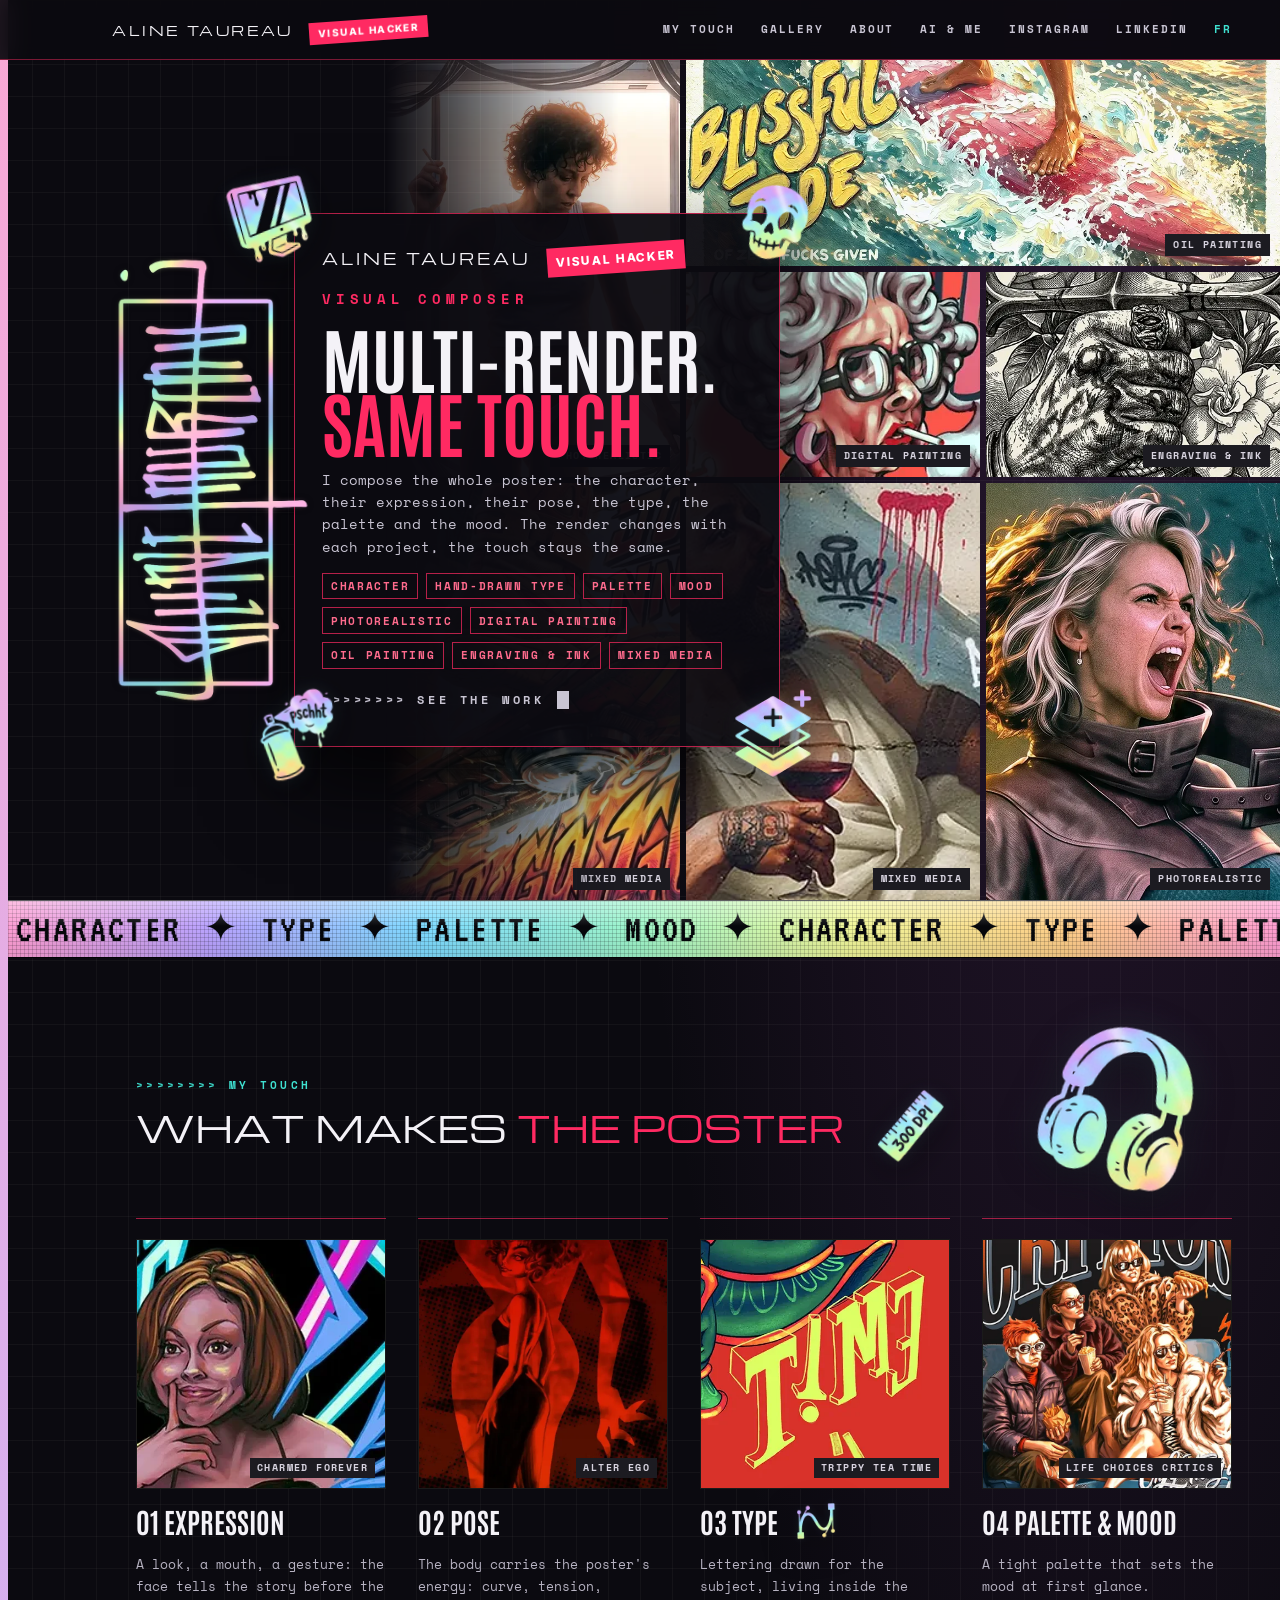
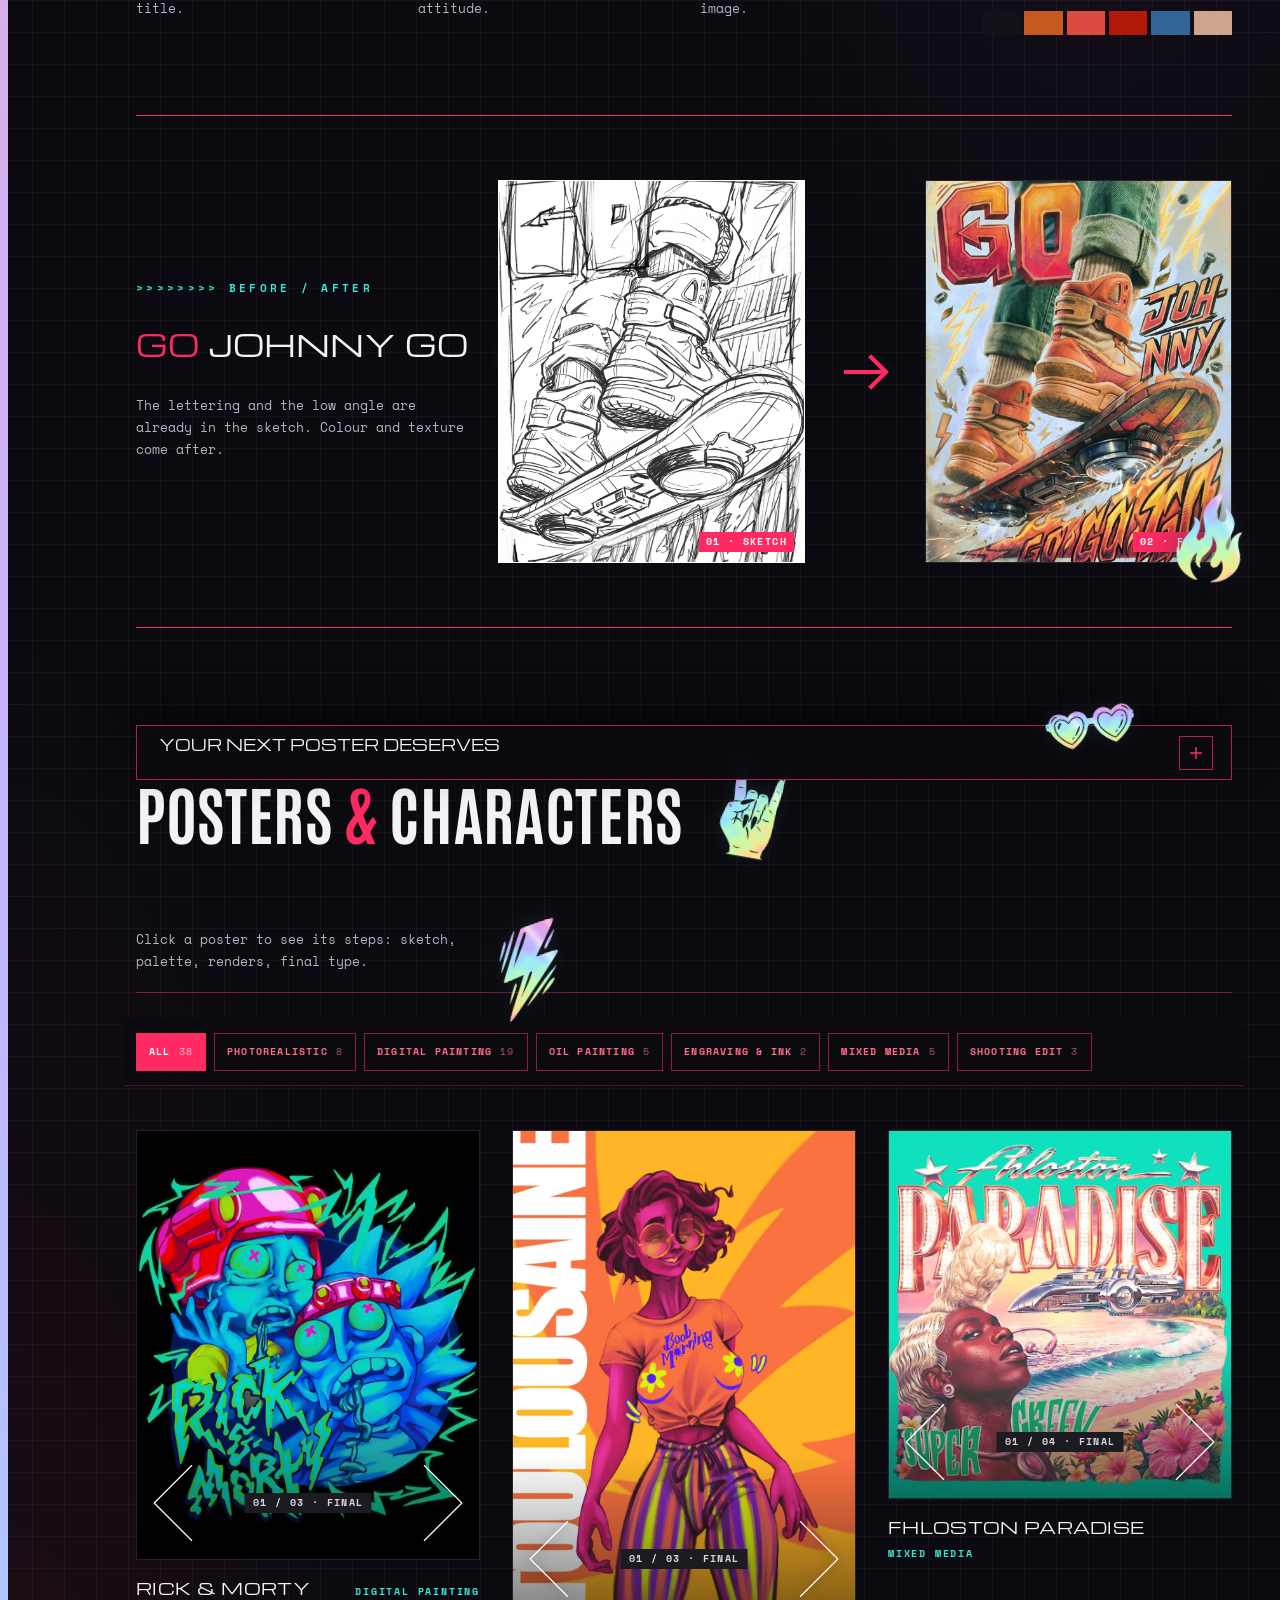
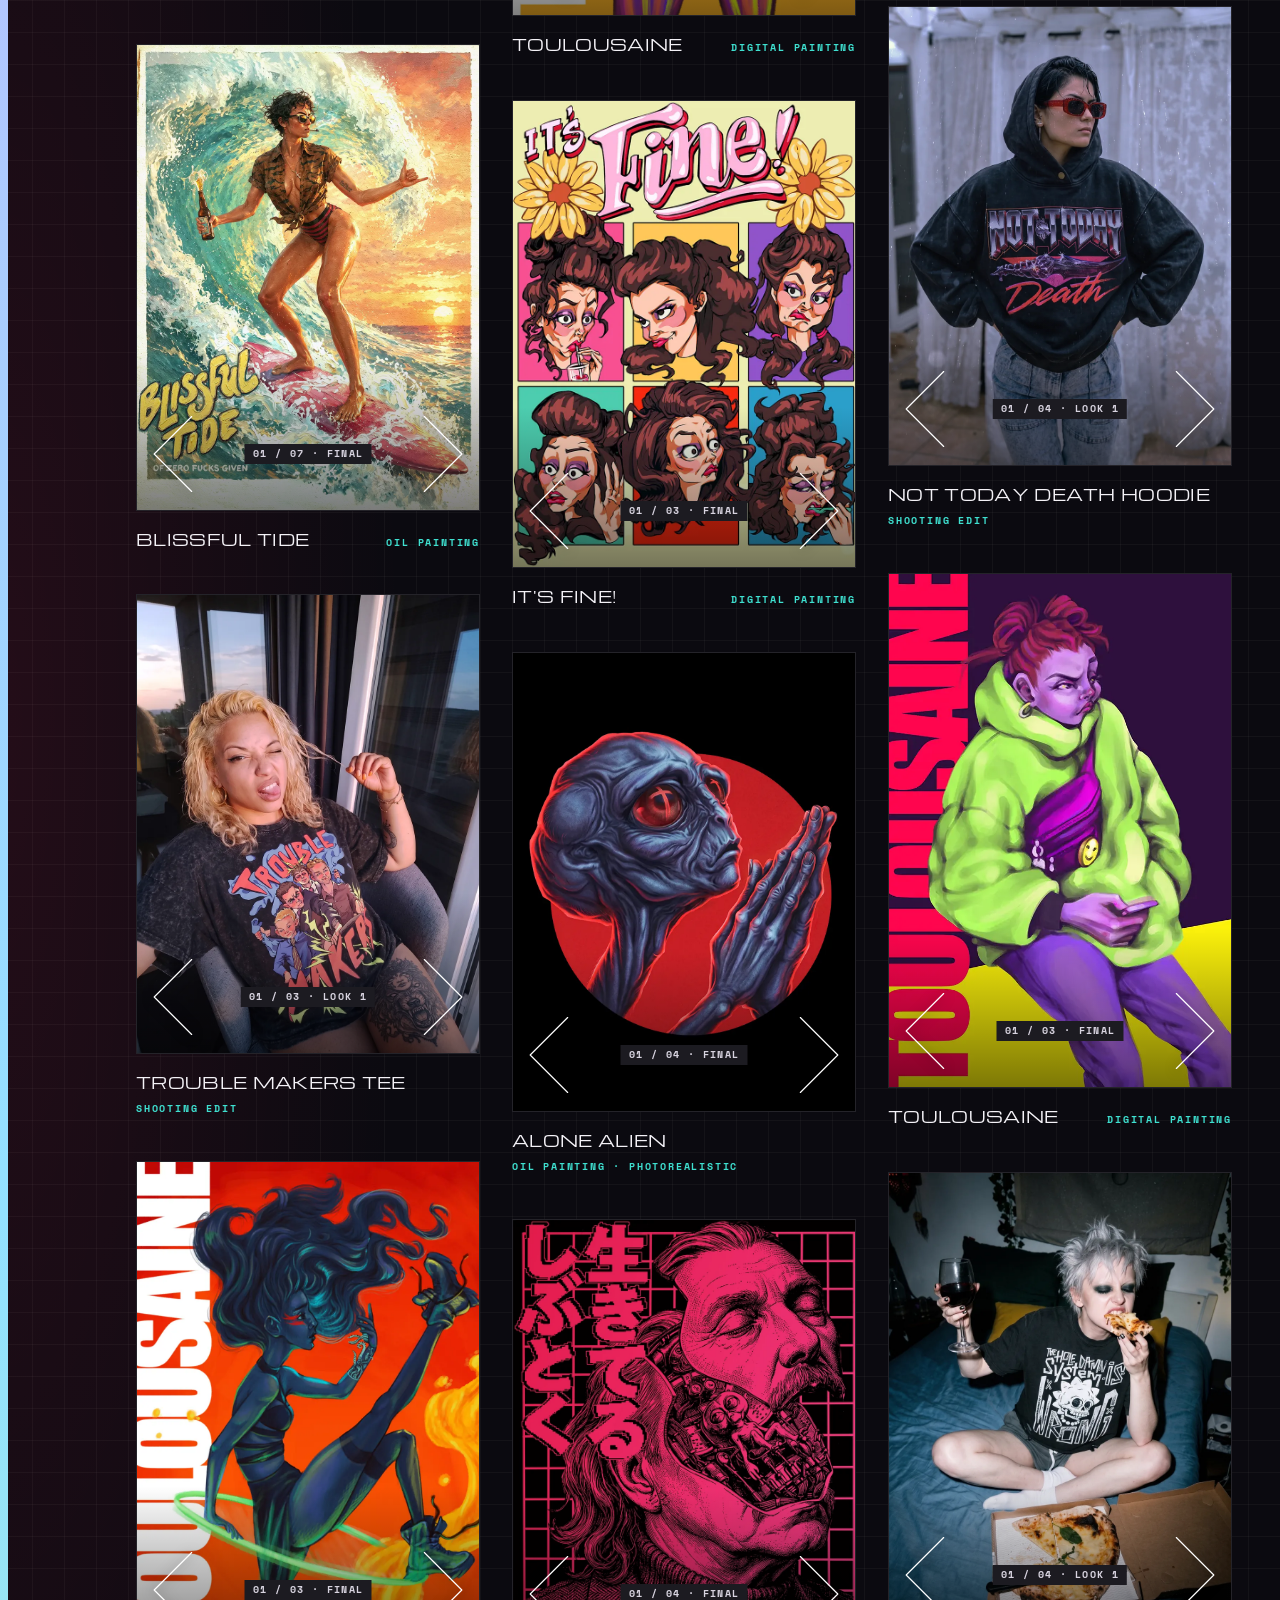
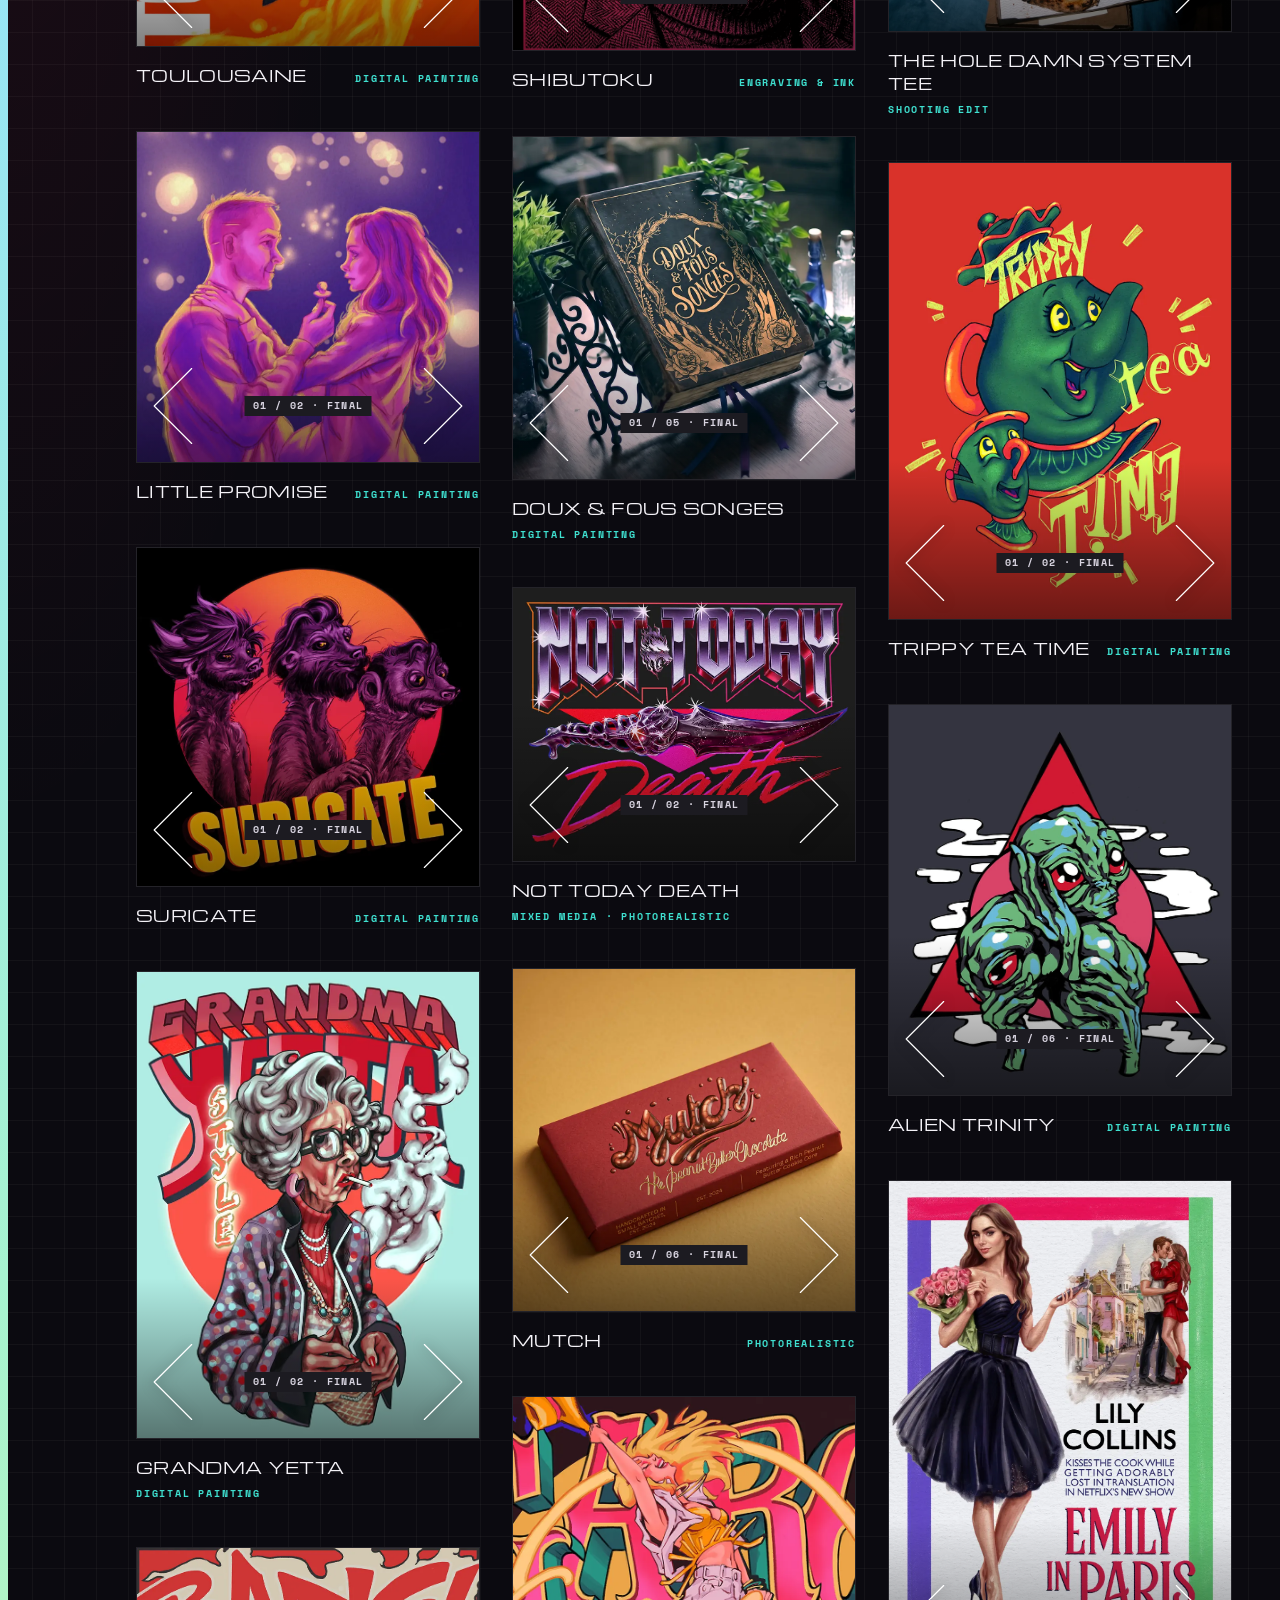
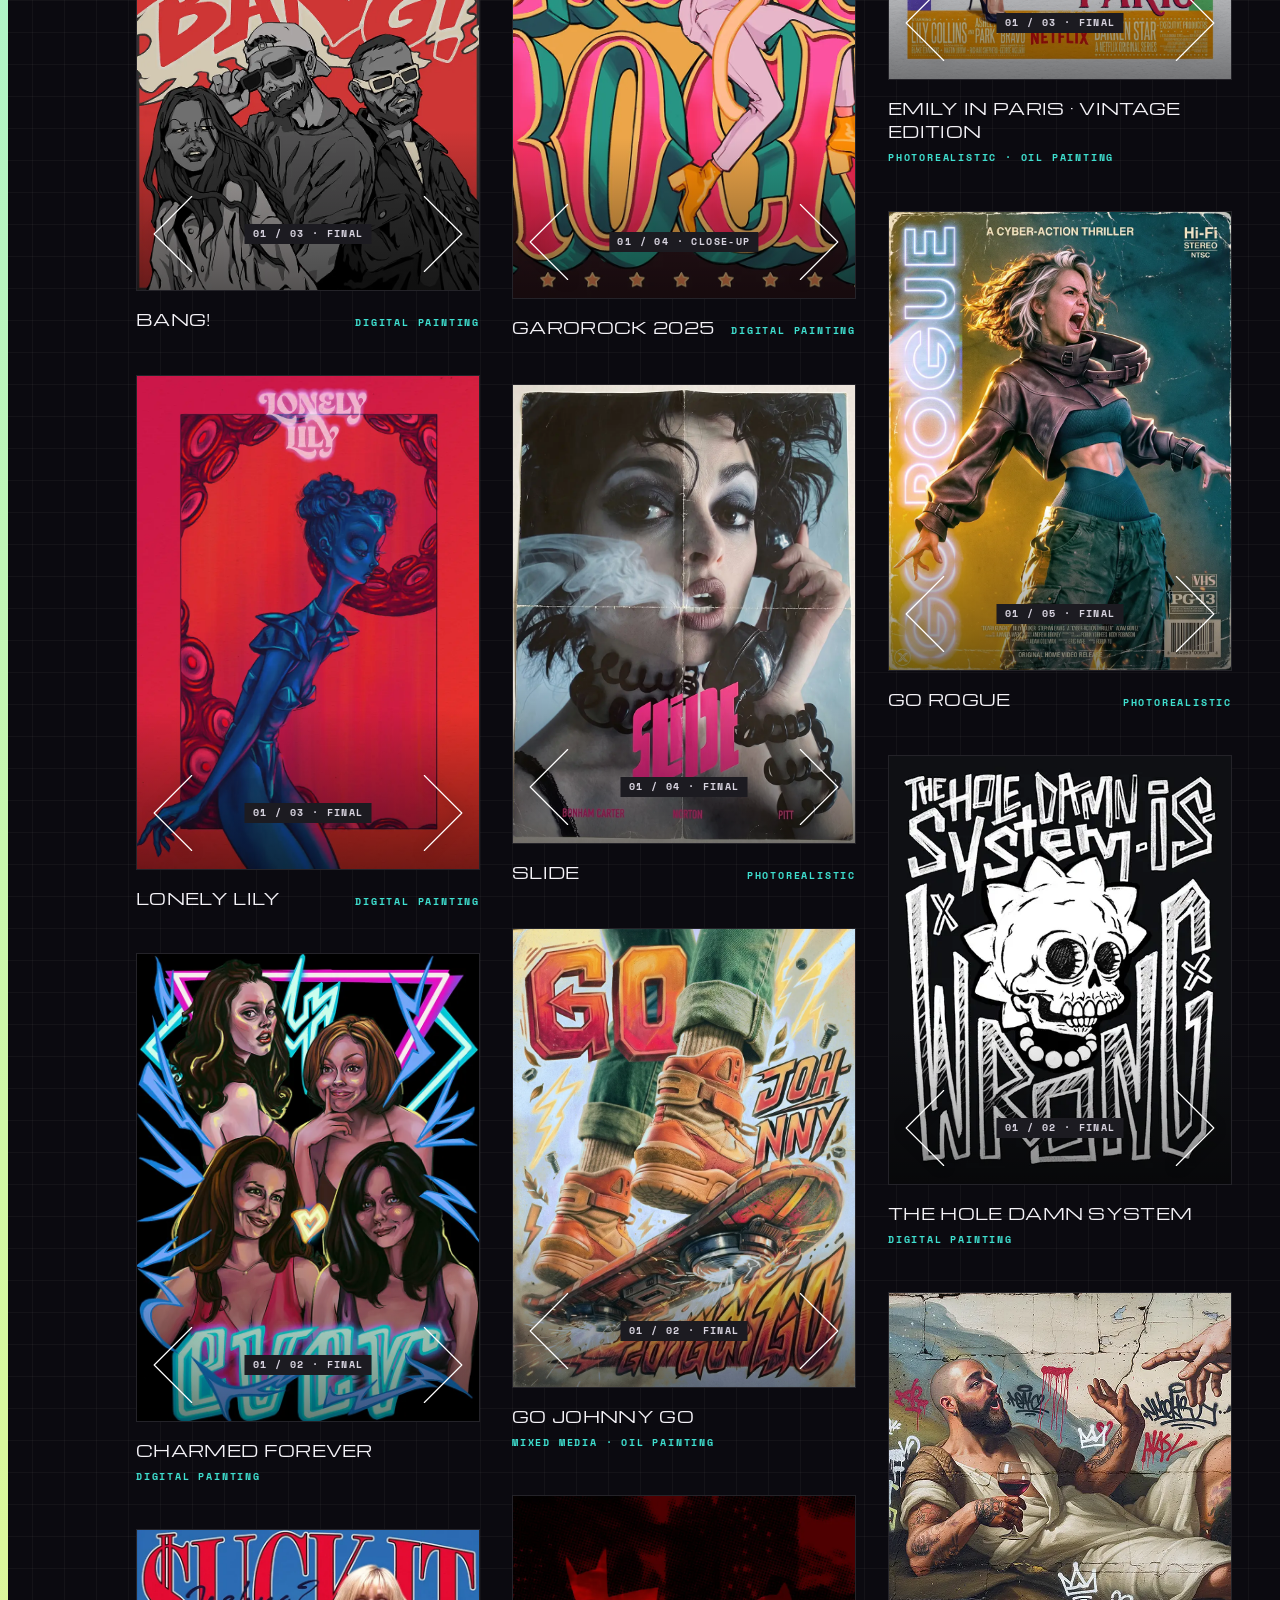
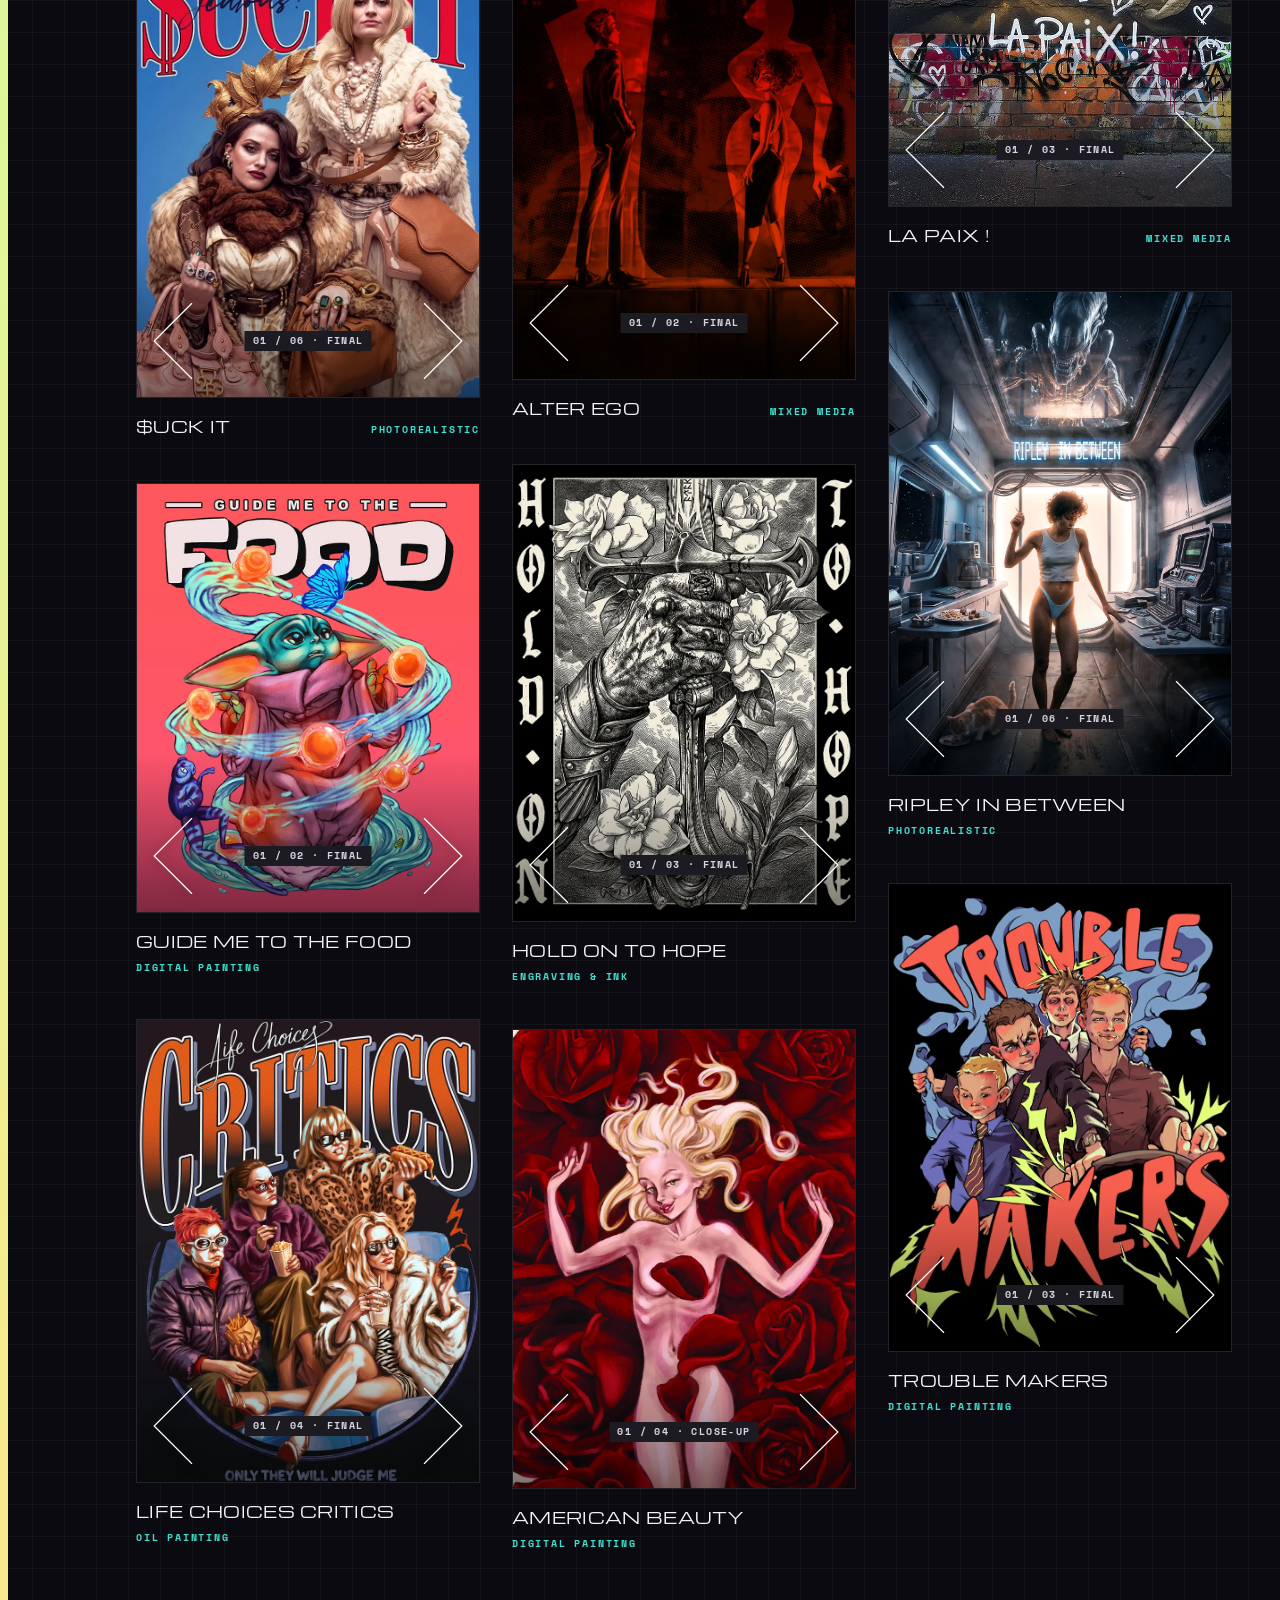
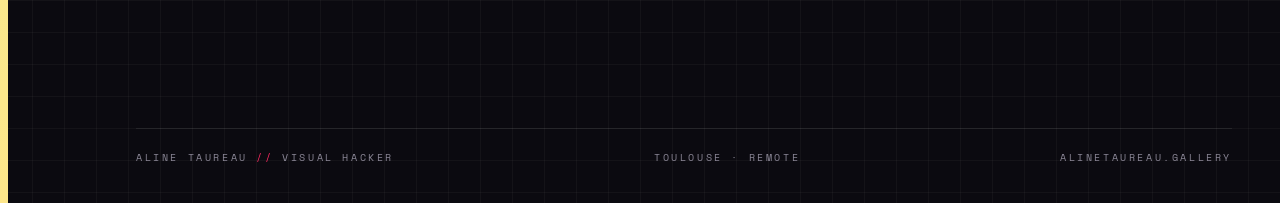
<file: en/index.html>
<!doctype html>
<html lang="en">
<head>
<meta charset="utf-8">
<script async src="https://www.googletagmanager.com/gtag/js?id=G-61VN6WC6R4"></script>
<script>window.dataLayer = window.dataLayer || []; function gtag(){dataLayer.push(arguments);} gtag('js', new Date()); gtag('config', 'G-61VN6WC6R4');</script>
<meta name="viewport" content="width=device-width, initial-scale=1">
<title>Aline Taureau · Gallery</title>
<meta name="description" content="Aline Taureau, Visual Hacker: illustrator, poster artist and art director based in Toulouse, France. Digital painting, AI posters hand-retouched, from sketch to print-ready file.">
<meta property="og:title" content="Aline Taureau · Gallery"><meta property="og:description" content="Illustrator, poster artist, art director. From sketch to final visual."><meta property="og:image" content="https://alinetaureau.gallery/assets/preview.jpg">
<link rel="alternate" hreflang="fr" href="https://alinetaureau.gallery/"><link rel="alternate" hreflang="en" href="https://alinetaureau.gallery/en/">
<link rel="icon" href="/favicon.ico" sizes="48x48"><link rel="icon" type="image/png" sizes="192x192" href="/icon-192.png"><link rel="apple-touch-icon" href="/apple-touch-icon.png">
<meta name="theme-color" content="#0b0a10">
<link rel="preconnect" href="https://fonts.googleapis.com">
<link rel="preconnect" href="https://fonts.gstatic.com" crossorigin>
<link href="https://fonts.googleapis.com/css2?family=Antonio:wght@500;700&family=Michroma&family=Space+Mono:wght@400;700&family=Inter:wght@700;800&family=VT323&display=swap" rel="stylesheet">
<style>

body{margin:0;background:#0b0a10}



.h3-sec{container-type:inline-size;container-name:h3;position:relative}
.h3-wrap{position:relative;display:flex;align-items:center;min-height:940px;padding:56px 40px 56px 48px;box-sizing:border-box}
.h3-logo{flex:0 0 210px;width:210px;height:auto;position:relative;z-index:3;margin-right:-24px}
.h3-panel{position:relative;flex:0 0 560px;box-sizing:border-box;padding:44px;z-index:2;margin-right:-60px;background:rgba(11,10,16,.95);border:1px solid rgba(255,42,98,.7);box-shadow:0 40px 80px rgba(0,0,0,.7);display:flex;flex-direction:column;gap:20px}
.h3-mos{flex:1 1 0;min-width:0;height:820px;display:grid;grid-template-columns:repeat(3,1fr);grid-template-rows:repeat(4,1fr);grid-template-areas:"r b b" "r y h" "j l g" "j l g";gap:6px}
.h3-tile{position:relative;overflow:hidden;background:#000}
.h3-tile img{width:100%;height:100%;object-fit:cover;display:block}
.h3-pill{position:absolute;right:10px;bottom:10px;font:700 10px/1 'Space Mono',monospace;letter-spacing:.14em;text-transform:uppercase;background:#ff2a62;color:#fff;padding:6px 8px;white-space:nowrap}
.h3-shade{display:none}
.h3-stk{position:absolute;height:auto;filter:drop-shadow(0 8px 16px rgba(0,0,0,.65));pointer-events:none;z-index:4}
.h3-c1{width:110px;left:-52px;top:-50px;transform:rotate(-14deg)}
.h3-c2{width:92px;right:-42px;top:-44px;transform:rotate(14deg)}
.h3-c3{width:108px;left:-50px;bottom:-48px;transform:rotate(-8deg)}
.h3-c4{width:104px;right:-46px;bottom:-46px;transform:rotate(12deg)}
.h3-tag{font:700 11px/1 'Space Mono',monospace;letter-spacing:.16em;text-transform:uppercase;color:#ff6b8d;border:1px solid rgba(255,42,98,.7);padding:9px 12px;display:inline-block}
.h3-h1{margin:0;font-family:Antonio,sans-serif;font-weight:700;font-size:80px;line-height:.9;text-transform:uppercase;color:#f4f2f7}
.h3-cta{font:700 12px/1 'Space Mono',monospace;letter-spacing:.3em;text-transform:uppercase;color:#c9c5d3;text-decoration:none;display:inline-flex;align-items:center;gap:12px;min-height:44px;transition:color .15s}
.h3-cta .h3-cur{display:inline-block;width:12px;height:18px;background:#c9c5d3;animation:h3blink 1.1s steps(1) infinite}
.h3-cta:hover,.h3-cta:focus-visible{color:#ff2a62;text-shadow:0 0 14px rgba(255,42,98,.75)}
.h3-cta:hover .h3-cur,.h3-cta:focus-visible .h3-cur{background:#ff2a62;box-shadow:0 0 14px rgba(255,42,98,.8)}
@keyframes h3blink{50%{opacity:0}}
@media (prefers-reduced-motion: reduce){.h3-cta .h3-cur{animation:none}}

@container h3 (max-width: 1100px){
.h3-wrap{flex-direction:column;justify-content:center;gap:28px;min-height:0;padding:72px 24px}
.h3-mos{position:absolute;inset:0;height:auto;z-index:0}
.h3-shade{display:block;position:absolute;inset:0;z-index:1;background:linear-gradient(rgba(11,10,16,.45),rgba(11,10,16,.7))}
.h3-pill{display:none}
.h3-mos{gap:0}
.h3-logo{flex:none;width:150px;margin:0}
.h3-panel{flex:none;width:100%;max-width:640px;margin:0}
.h3-h1{font-size:64px}

}
@supports not (container-type:inline-size){@media (max-width: 1100px){
.h3-wrap{flex-direction:column;justify-content:center;gap:28px;min-height:0;padding:72px 24px}
.h3-mos{position:absolute;inset:0;height:auto;z-index:0}
.h3-shade{display:block;position:absolute;inset:0;z-index:1;background:linear-gradient(rgba(11,10,16,.45),rgba(11,10,16,.7))}
.h3-pill{display:none}
.h3-mos{gap:0}
.h3-logo{flex:none;width:150px;margin:0}
.h3-panel{flex:none;width:100%;max-width:640px;margin:0}
.h3-h1{font-size:64px}

}}
@container h3 (max-width: 560px){
.h3-wrap{padding:56px 18px}
.h3-logo{width:120px}
.h3-panel{padding:30px 22px;gap:16px}
.h3-h1{font-size:50px}
.h3-c1,.h3-c3{width:72px;left:-14px}.h3-c2,.h3-c4{width:66px;right:-12px}
.h3-c1,.h3-c2{top:-34px}.h3-c3,.h3-c4{bottom:-34px}
}
@supports not (container-type:inline-size){@media (max-width: 560px){
.h3-wrap{padding:56px 18px}
.h3-logo{width:120px}
.h3-panel{padding:30px 22px;gap:16px}
.h3-h1{font-size:50px}
.h3-c1,.h3-c3{width:72px;left:-14px}.h3-c2,.h3-c4{width:66px;right:-12px}
.h3-c1,.h3-c2{top:-34px}.h3-c3,.h3-c4{bottom:-34px}
}}


@container h3 (max-width: 560px){.h3-idrow{display:none !important}}
@supports not (container-type:inline-size){@media (max-width: 560px){.h3-idrow{display:none !important}}}



.p3-pil{border-top:1px solid rgba(255,42,98,.6);padding-top:20px;display:flex;flex-direction:column;gap:14px}
.p3-sq{position:relative;aspect-ratio:1 / 1;overflow:hidden;border:1px solid rgba(255,255,255,.1);background:#000}
.p3-sq img{width:100%;height:100%;object-fit:cover;display:block}
.p3-lab{position:absolute;right:10px;bottom:10px;font:700 10px/1 'Space Mono',monospace;letter-spacing:.14em;text-transform:uppercase;background:#ff2a62;color:#fff;padding:5px 7px;white-space:nowrap}
.p3-sw{flex:1 1 0;height:24px}
.p3-stk{height:auto;filter:drop-shadow(0 8px 16px rgba(0,0,0,.6));pointer-events:none}


.a6-sec{max-width:1340px;margin:0 auto;box-sizing:border-box;padding:0 48px;font-family:'Space Mono',monospace;color:#f4f2f7}
.a6-wrap{position:relative;border-top:1px solid #ff2a62;border-bottom:1px solid #ff2a62;padding:64px 0;display:grid;grid-template-columns:330px minmax(0,1fr) 56px minmax(0,1fr);gap:32px;align-items:center}
.a6-txt{display:flex;flex-direction:column;gap:14px}
.a6-ttl{display:flex;align-items:center;gap:14px}
.a6-pen{width:66px;height:auto;flex:none;transform:rotate(-16deg)}
.a6-fig{position:relative;aspect-ratio:4 / 5;overflow:hidden;border:1px solid rgba(255,255,255,.1);margin:0}
.a6-fig img{width:100%;height:100%;object-fit:cover;display:block}
.a6-lab{position:absolute;right:10px;bottom:10px;font:700 10px/1 'Space Mono',monospace;letter-spacing:.14em;text-transform:uppercase;background:#ff2a62;color:#fff;padding:5px 7px;white-space:nowrap}
.a6-arr{width:56px;height:56px}
.a6-stk{height:auto;filter:drop-shadow(0 8px 16px rgba(0,0,0,.6));pointer-events:none}
.a6-flame{position:absolute;width:100px;right:-30px;bottom:30px;transform:rotate(10deg)}

.g6-sec{font-family:'Space Mono',monospace;color:#f4f2f7;width:100%;box-sizing:border-box;padding:96px 48px 0}
.g6-in{max-width:1240px;margin:0 auto}
.g6-head{display:flex;flex-wrap:wrap;align-items:flex-end;justify-content:space-between;gap:24px;border-bottom:1px solid rgba(255,42,98,.45);padding-bottom:20px}
.g6-ttl{display:flex;align-items:center;gap:20px}
.g6-h2{margin:0;font-family:Antonio,sans-serif;font-weight:700;font-size:64px;line-height:.95;text-transform:uppercase;letter-spacing:.01em}
.g6-desc{position:relative;display:flex;align-items:flex-end;gap:12px;max-width:440px}
.g6-desc p{margin:0;font-size:13px;line-height:1.7;color:#b7b3c2}
.g6-eye{width:92px;flex:none;margin-bottom:-58px;position:relative;z-index:2;transform:rotate(-8deg)}
.g6-stk{flex:none;height:auto;filter:drop-shadow(0 8px 16px rgba(0,0,0,.6));pointer-events:none}
.g6-filters{display:flex;flex-direction:column;gap:14px;padding:28px 0 48px}
.g6-row{display:flex;align-items:center;gap:10px}
.g6-rl{flex:none;width:92px;font:700 10px/1 'Space Mono',monospace;letter-spacing:.24em;color:#8b8796}
.g6-chips{display:flex;flex-wrap:wrap;gap:10px}
.g3-chip{font:700 11px/1 'Space Mono',monospace;letter-spacing:.14em;text-transform:uppercase;padding:0 14px;min-height:40px;border:1px solid rgba(255,42,98,.55);color:#ff6b8d;background:transparent;cursor:pointer;display:inline-flex;align-items:center;gap:8px;white-space:nowrap;flex:none}
.g3-chip:hover{border-color:#ff2a62;color:#fff}
.g3-chip.on{background:#ff2a62;border-color:#ff2a62;color:#fff}
.g3-chip .g3n{opacity:.7;font-weight:400}
.g6-grid{columns:2 420px;column-gap:48px}
.g6-card{break-inside:avoid;margin:0 0 56px}
.g6-frame{position:relative;overflow:hidden;border:1px solid rgba(255,255,255,.08);background:#111017}
.g6-frame>img{width:100%;height:auto;display:block}
.g6-shade{position:absolute;left:0;right:0;bottom:0;height:160px;background:linear-gradient(transparent,rgba(0,0,0,.5));pointer-events:none}
.g6-nav{position:absolute;bottom:6px;width:132px;height:132px;display:grid;place-items:center;padding:0;border:0;background:transparent;color:#fff;cursor:pointer;filter:drop-shadow(0 1px 6px rgba(0,0,0,.5));transition:transform .25s,color .2s}
.g6-nav svg{width:132px;height:132px}
.g6-nav.p{left:-18px}.g6-nav.n{right:-18px}
.g6-nav.p:hover{transform:translateX(-3px);color:#ff2a62}.g6-nav.n:hover{transform:translateX(3px);color:#ff2a62}
.g6-step{position:absolute;left:50%;bottom:72px;transform:translate(-50%,50%);font:700 10px/1 'Space Mono',monospace;letter-spacing:.14em;text-transform:uppercase;background:#ff2a62;color:#fff;padding:5px 8px;white-space:nowrap}
.g6-cap{display:flex;flex-wrap:wrap;justify-content:space-between;align-items:baseline;gap:8px 16px;padding-top:16px}
.g6-cap h3{margin:0;font-family:Michroma,sans-serif;font-weight:400;font-size:20px;letter-spacing:.02em;text-transform:uppercase}
.g6-cap span{font:700 10px/1.6 'Space Mono',monospace;letter-spacing:.18em;text-transform:uppercase;color:#3fe0d0}
.g6-more{font:700 12px/1 'Space Mono',monospace;letter-spacing:.2em;text-transform:uppercase;color:#f4f2f7;background:transparent;border:1px solid rgba(244,242,247,.35);min-height:52px;padding:0 28px;cursor:pointer}
.g6-more:hover{border-color:#ff2a62;color:#ff2a62}
.g6-contact{position:relative;border:1px solid rgba(255,42,98,.6);padding:48px 56px;margin-bottom:72px;display:flex;flex-wrap:wrap;gap:32px 64px;align-items:center;justify-content:space-between}
.g6-ct{flex:1 1 520px;min-width:0}
.g6-ctt{display:flex;flex-wrap:wrap;align-items:center;gap:12px 24px;margin-bottom:16px}
.g6-ctt h2{margin:0;flex:1 1 300px;min-width:0;font-family:Michroma,sans-serif;font-weight:400;font-size:30px;line-height:1.2;text-transform:uppercase}
.g6-glasses{width:170px;margin:-40px 0;transform:rotate(-10deg)}
.g6-links{display:flex;flex-direction:column;gap:10px;font:700 14px/1.4 'Space Mono',monospace;min-width:0}
.g6-links a{text-decoration:none;overflow-wrap:anywhere}

a{color:#3fe0d0}a:hover{color:#ff2a62}
html{scroll-behavior:smooth}
.pg{position:relative;width:100%;overflow-x:clip;container-type:inline-size;container-name:pg;background-color:#0b0a10;background-image:radial-gradient(ellipse 55% 30% at 85% 0%,rgba(150,70,170,.22),transparent 70%),radial-gradient(ellipse 45% 25% at 0% 40%,rgba(255,42,98,.10),transparent 70%),linear-gradient(rgba(255,255,255,.035) 1px,transparent 1px),linear-gradient(90deg,rgba(255,255,255,.035) 1px,transparent 1px);background-size:100% 100%,100% 100%,32px 32px,32px 32px;font-family:'Space Mono',monospace;color:#f4f2f7}
.pg-prism{position:fixed;left:0;top:0;bottom:0;width:8px;background:linear-gradient(#f9a8d4,#c4b5fd 25%,#93e1ff 45%,#a7f3d0 62%,#d9f99d 80%,#fde68a);z-index:58}

.pg-fl{position:fixed;z-index:61;left:0;top:0;display:block;transform-origin:0 0;opacity:0;pointer-events:none;will-change:transform}
.pg-fl img{display:block;height:auto}
.pg-fl.pop img{animation:pgpop .55s cubic-bezier(.2,.8,.2,1)}
@keyframes pgpop{0%{transform:rotate(0);filter:brightness(1)}35%{transform:rotate(-7deg);filter:brightness(1.9) saturate(1.6)}70%{transform:rotate(2deg)}100%{transform:rotate(0);filter:brightness(1)}}
.pg-fl:hover img{filter:brightness(1.25)}
.pg-on .h3-logo{visibility:hidden}
.pg-bar{position:sticky;top:0;z-index:60;box-sizing:border-box;min-height:72px;padding:0 48px 0 112px;display:flex;align-items:center;gap:12px 40px;background:rgba(11,10,16,.92);border-bottom:1px solid rgba(255,42,98,.45);backdrop-filter:blur(10px)}
.pg-id{display:flex;align-items:center;gap:16px;text-decoration:none;white-space:nowrap}
.pg-nav{display:flex;flex-wrap:wrap;align-items:center;gap:26px}
.pg-nl{font:700 11px/1 'Space Mono',monospace;letter-spacing:.18em;text-transform:uppercase;text-decoration:none;color:#c9c5d3;display:inline-flex;align-items:center;min-height:44px}
.pg-nl:hover{color:#ff2a62}
.pg-burger{display:none;margin-left:auto;align-items:center;gap:10px;min-height:44px;min-width:44px;justify-content:center;padding:0 4px;background:transparent;border:0;color:#f4f2f7;font:700 11px/1 'Space Mono',monospace;letter-spacing:.2em;cursor:pointer}
.pg-main{padding-left:88px}

/* stickers holo : immobiles 7 s, tour de couleurs, immobiles 4 s, tour de couleurs, et on recommence (cycle 14,2 s) */
@keyframes holoD{
0%,49.3%{filter:drop-shadow(0 8px 16px rgba(0,0,0,.6)) hue-rotate(0deg) saturate(1) brightness(1)}
53.5%{filter:drop-shadow(0 8px 16px rgba(0,0,0,.6)) hue-rotate(170deg) saturate(1.5) brightness(1.18)}
57.7%{filter:drop-shadow(0 8px 16px rgba(0,0,0,.6)) hue-rotate(320deg) saturate(1.6) brightness(1.05)}
60.6%,88.7%{filter:drop-shadow(0 8px 16px rgba(0,0,0,.6)) hue-rotate(360deg) saturate(1) brightness(1)}
93%{filter:drop-shadow(0 8px 16px rgba(0,0,0,.6)) hue-rotate(530deg) saturate(1.5) brightness(1.18)}
97.2%{filter:drop-shadow(0 8px 16px rgba(0,0,0,.6)) hue-rotate(680deg) saturate(1.6) brightness(1.05)}
100%{filter:drop-shadow(0 8px 16px rgba(0,0,0,.6)) hue-rotate(720deg) saturate(1) brightness(1)}}
.h3-stk,.p3-stk,.a6-stk,.g6-stk{animation:holoD 14.2s linear infinite}
.h3-c2,.a6-flame,.g6-eye{animation-delay:.15s}.h3-c3,.p6-cas,.g6-glasses{animation-delay:.3s}.h3-c4,.a6-pen,.g6-rock{animation-delay:.45s}
@media (prefers-reduced-motion: reduce){.h3-stk,.p3-stk,.a6-stk,.g6-stk,.pg-fl.pop img{animation:none}}

@container pg (max-width: 1100px){
.pg-bar{padding:0 12px 0 80px;gap:10px}
.pg-nav{display:none}
.pg-burger{display:inline-flex}
.pg-main{padding-left:64px}
#patte,.g6-sec,.a6-sec{padding-left:20px !important;padding-right:20px !important}
.p6-star{display:none !important}
.p6-hd{flex-wrap:nowrap !important;align-items:center !important}
.p6-cas{width:130px !important;margin:-20px 0 !important}
.a6-wrap{grid-template-columns:minmax(0,1fr) 40px minmax(0,1fr);gap:16px}
.a6-txt{grid-column:1 / -1;margin-bottom:8px}
.a6-arr{width:40px;height:40px}
.a6-flame{width:80px;right:-8px;bottom:-24px}
.g6-h2{font-size:52px}
}
@supports not (container-type:inline-size){@media (max-width: 1100px){
.pg-bar{padding:0 12px 0 80px;gap:10px}
.pg-nav{display:none}
.pg-burger{display:inline-flex}
.pg-main{padding-left:64px}
#patte,.g6-sec,.a6-sec{padding-left:20px !important;padding-right:20px !important}
.p6-star{display:none !important}
.p6-hd{flex-wrap:nowrap !important;align-items:center !important}
.p6-cas{width:130px !important;margin:-20px 0 !important}
.a6-wrap{grid-template-columns:minmax(0,1fr) 40px minmax(0,1fr);gap:16px}
.a6-txt{grid-column:1 / -1;margin-bottom:8px}
.a6-arr{width:40px;height:40px}
.a6-flame{width:80px;right:-8px;bottom:-24px}
.g6-h2{font-size:52px}
}}
@container pg (max-width: 560px){
.pg-bar{padding:0 8px 0 64px}
.pg-badge,.pg-bt{display:none !important}
.pg-name{font-size:12px !important;letter-spacing:.16em !important}
.pg-main{padding-left:52px}
#patte{padding-top:64px !important;padding-bottom:56px !important}
#patte h2{font-size:21px !important}
.p6-cas{width:84px !important;margin:-10px 0 !important}
#patte h3{font-size:21px !important}
#patte .p3-pil p{font-size:12px !important;line-height:1.6 !important}
.a6-wrap{padding:44px 0;gap:10px}
.a6-h2{font-size:22px !important}
.a6-pen{width:56px}
.a6-p{font-size:12px !important}
.a6-arr{width:26px;height:26px}
.a6-lab{font-size:8px;letter-spacing:.1em;padding:4px 5px;right:6px;bottom:6px}
.a6-flame{width:58px;right:-4px;bottom:-22px}
.g6-sec{padding-top:64px !important}
.g6-h2{font-size:38px}
.g6-rock{width:56px !important}
.g6-ttl{gap:8px}
.g6-desc p{font-size:12px}
.g6-eye{width:70px;margin-bottom:-44px}
.g6-filters{padding:22px 0 32px;gap:12px}
.g6-row{flex-direction:column;align-items:stretch;gap:8px}
.g6-rl{width:auto;font-size:9px}
.g6-chips{flex-wrap:nowrap;overflow-x:auto;gap:6px;padding-bottom:2px;scrollbar-width:none;-webkit-mask-image:linear-gradient(90deg,#000 85%,transparent);mask-image:linear-gradient(90deg,#000 85%,transparent)}
.g6-chips::-webkit-scrollbar{display:none}
.g3-chip{font-size:10px;letter-spacing:.1em;min-height:36px;padding:0 11px}
.g6-card{margin-bottom:40px}
.g6-nav{width:84px;height:84px}.g6-nav svg{width:84px;height:84px}
.g6-nav.p{left:-5px}.g6-nav.n{right:-5px}
.g6-step{bottom:48px;font-size:9px;letter-spacing:.1em}
.g6-cap{padding-top:12px}
.g6-cap h3{font-size:15px}
.g6-cap span{font-size:9px;letter-spacing:.12em}
.g6-contact{padding:30px 20px 28px;gap:22px;margin-bottom:48px}
.g6-ct{flex-basis:100%}
.g6-ctt h2{font-size:21px;flex-basis:100%}
.g6-glasses{width:96px;margin:-6px 0 -10px}
.g6-contact p{font-size:12px !important}
.g6-links{font-size:12px}
}
@supports not (container-type:inline-size){@media (max-width: 560px){
.pg-bar{padding:0 8px 0 64px}
.pg-badge,.pg-bt{display:none !important}
.pg-name{font-size:12px !important;letter-spacing:.16em !important}
.pg-main{padding-left:52px}
#patte{padding-top:64px !important;padding-bottom:56px !important}
#patte h2{font-size:21px !important}
.p6-cas{width:84px !important;margin:-10px 0 !important}
#patte h3{font-size:21px !important}
#patte .p3-pil p{font-size:12px !important;line-height:1.6 !important}
.a6-wrap{padding:44px 0;gap:10px}
.a6-h2{font-size:22px !important}
.a6-pen{width:56px}
.a6-p{font-size:12px !important}
.a6-arr{width:26px;height:26px}
.a6-lab{font-size:8px;letter-spacing:.1em;padding:4px 5px;right:6px;bottom:6px}
.a6-flame{width:58px;right:-4px;bottom:-22px}
.g6-sec{padding-top:64px !important}
.g6-h2{font-size:38px}
.g6-rock{width:56px !important}
.g6-ttl{gap:8px}
.g6-desc p{font-size:12px}
.g6-eye{width:70px;margin-bottom:-44px}
.g6-filters{padding:22px 0 32px;gap:12px}
.g6-row{flex-direction:column;align-items:stretch;gap:8px}
.g6-rl{width:auto;font-size:9px}
.g6-chips{flex-wrap:nowrap;overflow-x:auto;gap:6px;padding-bottom:2px;scrollbar-width:none;-webkit-mask-image:linear-gradient(90deg,#000 85%,transparent);mask-image:linear-gradient(90deg,#000 85%,transparent)}
.g6-chips::-webkit-scrollbar{display:none}
.g3-chip{font-size:10px;letter-spacing:.1em;min-height:36px;padding:0 11px}
.g6-card{margin-bottom:40px}
.g6-nav{width:84px;height:84px}.g6-nav svg{width:84px;height:84px}
.g6-nav.p{left:-5px}.g6-nav.n{right:-5px}
.g6-step{bottom:48px;font-size:9px;letter-spacing:.1em}
.g6-cap{padding-top:12px}
.g6-cap h3{font-size:15px}
.g6-cap span{font-size:9px;letter-spacing:.12em}
.g6-contact{padding:30px 20px 28px;gap:22px;margin-bottom:48px}
.g6-ct{flex-basis:100%}
.g6-ctt h2{font-size:21px;flex-basis:100%}
.g6-glasses{width:96px;margin:-6px 0 -10px}
.g6-contact p{font-size:12px !important}
.g6-links{font-size:12px}
}}

.mp-wrap{padding:28px 48px;background:#0b0a10}
.mp-screen{position:relative;overflow:hidden;border-radius:6px;background:#07080c;border:1px solid rgba(255,255,255,.14);box-shadow:inset 0 0 0 3px #0f1118,inset 0 0 30px rgba(0,0,0,.9),0 0 30px rgba(147,225,255,.08);padding:16px 0}
.mp-track{display:flex;width:max-content;white-space:nowrap;animation:mpslow 160s linear infinite}
.mp-track span{font-family:VT323,'Space Mono',monospace;font-size:64px;line-height:1;letter-spacing:.06em;text-transform:uppercase;padding:0 22px;background:linear-gradient(90deg,#f9a8d4,#c4b5fd,#93e1ff,#a7f3d0,#d9f99d,#fde68a,#ff9ec4,#f9a8d4);background-size:300% 100%;-webkit-background-clip:text;background-clip:text;color:transparent;animation:mphue 6s linear infinite;filter:drop-shadow(0 0 6px rgba(147,225,255,.45))}
.mp-track span.s{padding:0 6px}
@keyframes mpslow{from{transform:translateX(-50%)}to{transform:translateX(0)}}
@keyframes mphue{from{background-position:0% 0}to{background-position:300% 0}}
.mp-grid{position:absolute;inset:0;pointer-events:none;background-image:linear-gradient(rgba(7,8,12,.85) 1px,transparent 1px),linear-gradient(90deg,rgba(7,8,12,.85) 1px,transparent 1px);background-size:4px 4px}
.mp-scan{position:absolute;inset:0;pointer-events:none;background:linear-gradient(180deg,rgba(255,255,255,.06),transparent 40%,transparent 60%,rgba(255,255,255,.04));mix-blend-mode:screen}
@media (prefers-reduced-motion: reduce){.mp-track,.mp-track span{animation:none}}

.g6-filters{position:sticky;top:72px;z-index:40;display:block;margin:0 -12px 44px;padding:14px 12px;background:rgba(11,10,16,.9);backdrop-filter:blur(10px);border-bottom:1px solid rgba(255,42,98,.28)}
.g6-head{margin-bottom:26px}
.g6-eye{z-index:41}
.g6-chips{display:flex;flex-wrap:wrap;gap:8px}
.g3-chip{font-size:10px;letter-spacing:.12em;min-height:38px;padding:0 12px;transition:background .2s,color .2s,border-color .2s,transform .15s}
.g3-chip:active{transform:scale(.94)}
.g3-chip.on{animation:g7pop .35s cubic-bezier(.3,1.6,.5,1)}
.g7-gap{margin-left:16px;position:relative}
.g7-gap::before{content:"";position:absolute;left:-13px;top:9px;bottom:9px;width:1px;background:rgba(255,42,98,.55)}
@keyframes g7pop{0%{transform:scale(.88)}100%{transform:scale(1)}}
.g6-card{animation-duration:.6s;animation-timing-function:cubic-bezier(.2,.8,.2,1);animation-fill-mode:both}
@keyframes g7inA{from{opacity:0;transform:translateY(28px) scale(.96);clip-path:inset(22% 0 0 0)}to{opacity:1;transform:none;clip-path:inset(0 0 0 0)}}
@keyframes g7inB{from{opacity:0;transform:translateY(28px) scale(.96);clip-path:inset(22% 0 0 0)}to{opacity:1;transform:none;clip-path:inset(0 0 0 0)}}
@media (prefers-reduced-motion: reduce){.g6-card{animation:none !important}}
@container pg (max-width: 1100px){
.mp-wrap{padding:20px}
.mp-track span{font-size:48px}
.g6-filters{margin:0 -20px 36px;padding:10px 20px}
.g6-chips{flex-wrap:nowrap;overflow-x:auto;gap:6px;scrollbar-width:none;-webkit-mask-image:linear-gradient(90deg,#000 88%,transparent);mask-image:linear-gradient(90deg,#000 88%,transparent)}
.g6-chips::-webkit-scrollbar{display:none}
}
@supports not (container-type:inline-size){@media (max-width: 1100px){
.mp-wrap{padding:20px}
.mp-track span{font-size:48px}
.g6-filters{margin:0 -20px 36px;padding:10px 20px}
.g6-chips{flex-wrap:nowrap;overflow-x:auto;gap:6px;scrollbar-width:none;-webkit-mask-image:linear-gradient(90deg,#000 88%,transparent);mask-image:linear-gradient(90deg,#000 88%,transparent)}
.g6-chips::-webkit-scrollbar{display:none}
}}
@container pg (max-width: 560px){
.mp-track span{font-size:40px;padding:0 14px}
.g3-chip{min-height:36px;padding:0 11px}
}
@supports not (container-type:inline-size){@media (max-width: 560px){
.mp-track span{font-size:40px;padding:0 14px}
.g3-chip{min-height:36px;padding:0 11px}
}}

.mp-wrap{padding:0;margin-left:-88px}
.mp-screen{border-radius:0;border-left:0;border-right:0}
.mp2-screen{position:relative;overflow:hidden;padding:14px 0;background:linear-gradient(90deg,#ff9ed2,#b9a4ff,#7fdcff,#9ff5c9,#f2f79a,#ffcf8a,#ff9ed2,#b9a4ff);background-size:300% 100%;animation:mphue 12s linear infinite;border-top:1px solid rgba(255,255,255,.35);border-bottom:1px solid rgba(0,0,0,.6);box-shadow:inset 0 0 36px rgba(255,255,255,.35),inset 0 -10px 24px rgba(0,0,0,.18)}
.mp2-track span{background:none;color:#07080c;-webkit-background-clip:border-box;background-clip:border-box;filter:none;animation:none;text-shadow:0 0 1px rgba(7,8,12,.6)}
.mp2-grid{position:absolute;inset:0;pointer-events:none;background-image:linear-gradient(rgba(7,8,12,.16) 1px,transparent 1px),linear-gradient(90deg,rgba(7,8,12,.16) 1px,transparent 1px);background-size:4px 4px}
.mp2-gloss{position:absolute;inset:0;pointer-events:none;background:linear-gradient(180deg,rgba(255,255,255,.35),rgba(255,255,255,0) 45%,rgba(0,0,0,.08))}
@media (prefers-reduced-motion: reduce){.mp2-screen{animation:none}}
@container pg (max-width: 1100px){
.mp-wrap{margin-left:-64px}
.h3-sec{margin-left:-64px}
}
@supports not (container-type:inline-size){@media (max-width: 1100px){
.mp-wrap{margin-left:-64px}
.h3-sec{margin-left:-64px}
}}
@container pg (max-width: 560px){
.mp-wrap{margin-left:-52px}
.h3-sec{margin-left:-52px}
}
@supports not (container-type:inline-size){@media (max-width: 560px){
.mp-wrap{margin-left:-52px}
.h3-sec{margin-left:-52px}
}}
@container h3 (max-width: 1100px){
.h3-wrap{display:block;min-height:0;padding:150px 90px 150px 160px}
.h3-shade{background:linear-gradient(rgba(11,10,16,.18),rgba(11,10,16,.32))}
.h3-logo{position:absolute;left:28px;top:50%;transform:translateY(-50%);width:170px;margin:0;z-index:3}
.h3-panel{width:auto;max-width:none;margin:0;padding:40px 44px 40px 56px;background:rgba(11,10,16,.84)}
}
@supports not (container-type:inline-size){@media (max-width: 1100px){
.h3-wrap{display:block;min-height:0;padding:150px 90px 150px 160px}
.h3-shade{background:linear-gradient(rgba(11,10,16,.18),rgba(11,10,16,.32))}
.h3-logo{position:absolute;left:28px;top:50%;transform:translateY(-50%);width:170px;margin:0;z-index:3}
.h3-panel{width:auto;max-width:none;margin:0;padding:40px 44px 40px 56px;background:rgba(11,10,16,.84)}
}}
@container h3 (max-width: 560px){
.h3-wrap{padding:110px 18px 110px 70px}
.h3-logo{left:6px;width:92px}
.h3-panel{padding:28px 18px 28px 34px}
}
@supports not (container-type:inline-size){@media (max-width: 560px){
.h3-wrap{padding:110px 18px 110px 70px}
.h3-logo{left:6px;width:92px}
.h3-panel{padding:28px 18px 28px 34px}
}}

/* ---- V9 ---- */
.pg-nav{margin-left:auto}
/* écran MP3 : dégradé qui boucle sans raccord visible */
.mp2-screen{background:none;animation:none}
.mp2-screen::before{content:"";position:absolute;top:0;bottom:0;left:0;width:200%;z-index:0;background:linear-gradient(90deg,#ff9ed2,#b9a4ff,#7fdcff,#9ff5c9,#f2f79a,#ffcf8a,#ff9ed2,#b9a4ff,#7fdcff,#9ff5c9,#f2f79a,#ffcf8a,#ff9ed2);animation:mp9 18s linear infinite;will-change:transform}
@keyframes mp9{from{transform:translateX(0)}to{transform:translateX(-50%)}}
.mp2-track{position:relative;z-index:1}
.mp2-grid,.mp2-gloss{z-index:2}
@media (prefers-reduced-motion: reduce){.mp2-screen::before{animation:none}}

/* encart contact : replié en bas de l'écran pendant la galerie, s'ouvre au clic ou en fin de page */
.ct9{position:sticky;bottom:0;z-index:45;margin:0 0 56px;background:rgba(11,10,16,.96);border:1px solid rgba(255,42,98,.7);box-shadow:0 -18px 40px rgba(0,0,0,.55);backdrop-filter:blur(8px)}
.ct9-head{position:relative;z-index:1;display:grid;grid-template-columns:minmax(0,1fr) auto;column-gap:16px;align-items:center;width:100%;box-sizing:border-box;text-align:left;background:none;border:0;color:#f4f2f7;cursor:pointer;padding:16px 24px 14px 28px;font-family:Michroma,sans-serif}
.ct9-t,.ct9-r{grid-column:1;font-size:24px;line-height:1.25;text-transform:uppercase;white-space:nowrap}
.ct9-r{color:#ff2a62}
.ct9-ic{grid-column:2;grid-row:1 / span 2;width:42px;height:42px;border:1px solid rgba(255,42,98,.7);display:grid;place-items:center;color:#ff2a62;transition:transform .3s,background .2s,color .2s}
.ct9-head:hover .ct9-ic,.ct9-head:focus-visible .ct9-ic{background:#ff2a62;color:#fff}
.ct9.open .ct9-ic{transform:rotate(45deg)}
.ct9-glasses{position:absolute;right:96px;top:-64px;width:128px;transform:rotate(-10deg);transition:transform .35s cubic-bezier(.3,1.4,.5,1);z-index:2}
.ct9-head:hover ~ .ct9-glasses{transform:rotate(-4deg) translateY(-6px)}
.ct9-body{display:grid;grid-template-rows:0fr;transition:grid-template-rows .42s cubic-bezier(.2,.8,.2,1)}
.ct9.open .ct9-body{grid-template-rows:1fr}
.ct9-in{overflow:hidden;min-height:0;display:flex;flex-wrap:wrap;gap:18px 56px;align-items:flex-end;justify-content:space-between;padding:0 28px;transition:padding .42s}
.ct9.open .ct9-in{padding:2px 28px 26px}
.ct9-in p{margin:0;flex:1 1 420px;font-size:14px;line-height:1.75;color:#c9c5d3;max-width:640px}

/* menu plein écran (tablette, téléphone) */

.mn9{position:fixed;z-index:80;left:0;top:0;width:100%;height:100vh;height:100dvh;box-sizing:border-box;display:flex;flex-direction:column;padding:0 28px 32px 36px;overflow:hidden;background-color:#0b0a10;background-image:radial-gradient(ellipse 70% 40% at 100% 0%,rgba(150,70,170,.3),transparent 70%),radial-gradient(ellipse 60% 35% at 0% 100%,rgba(255,42,98,.14),transparent 70%),linear-gradient(rgba(255,255,255,.035) 1px,transparent 1px),linear-gradient(90deg,rgba(255,255,255,.035) 1px,transparent 1px);background-size:100% 100%,100% 100%,32px 32px,32px 32px;transform:translateX(100%);visibility:hidden;transition:transform .4s cubic-bezier(.2,.8,.2,1),visibility 0s linear .4s}
.mn9.on{transform:none;visibility:visible;transition:transform .4s cubic-bezier(.2,.8,.2,1)}
.mn9::before{content:"";position:absolute;left:0;top:0;bottom:0;width:8px;background:linear-gradient(#f9a8d4,#c4b5fd 25%,#93e1ff 45%,#a7f3d0 62%,#d9f99d 80%,#fde68a)}
.mn9-top{min-height:72px;display:flex;align-items:center;justify-content:space-between;gap:12px;border-bottom:1px solid rgba(255,42,98,.45);margin:0 -28px 0 -36px;padding:0 12px 0 56px}
.mn9-x{width:44px;height:44px;display:grid;place-items:center;background:transparent;border:0;color:#ff2a62;cursor:pointer}
.mn9-nav{display:flex;flex-direction:column;gap:4px;margin-top:44px;position:relative;z-index:1}
.mn9-nav a{display:flex;align-items:baseline;gap:16px;font-family:Antonio,sans-serif;font-weight:700;font-size:64px;line-height:1.08;text-transform:uppercase;color:#f4f2f7;text-decoration:none;opacity:0;transform:translateX(28px);transition:opacity .35s,transform .45s cubic-bezier(.2,.8,.2,1),color .2s}
.mn9-nav a i{font:700 11px/1 'Space Mono',monospace;font-style:normal;letter-spacing:.24em;color:#3fe0d0}
.mn9-nav a:hover{color:#ff2a62}
.mn9.on .mn9-nav a{opacity:1;transform:none}
.mn9.on .mn9-nav a:nth-child(1){transition-delay:.12s}.mn9.on .mn9-nav a:nth-child(2){transition-delay:.18s}.mn9.on .mn9-nav a:nth-child(3){transition-delay:.24s}
.mn9-soc{position:relative;z-index:1;display:flex;flex-wrap:wrap;gap:8px 28px;margin-top:36px;padding-top:22px;border-top:1px solid rgba(255,42,98,.45)}
.mn9-soc a{font:700 12px/1 'Space Mono',monospace;letter-spacing:.2em;text-transform:uppercase;text-decoration:none;color:#c9c5d3;min-height:44px;display:inline-flex;align-items:center}
.mn9-soc a:hover{color:#ff2a62}
.mn9-logo{position:absolute;right:30px;bottom:36px;width:120px;height:auto;opacity:.95}
.mn9-lips{position:absolute;right:120px;bottom:210px;width:92px;transform:rotate(-14deg)}

@container pg (max-width: 1100px){
.ct9-t,.ct9-r{font-size:16px}
.ct9-head{padding:14px 18px 12px 22px}
.ct9-glasses{width:100px;right:76px;top:-50px}
.ct9-in{padding:0 22px}.ct9.open .ct9-in{padding:2px 22px 22px}
}
@supports not (container-type:inline-size){@media (max-width: 1100px){
.ct9-t,.ct9-r{font-size:16px}
.ct9-head{padding:14px 18px 12px 22px}
.ct9-glasses{width:100px;right:76px;top:-50px}
.ct9-in{padding:0 22px}.ct9.open .ct9-in{padding:2px 22px 22px}
}}
@container pg (max-width: 560px){
.ct9{margin-bottom:40px}
.ct9-head{padding:12px 12px 10px 14px;column-gap:10px}
.ct9-t,.ct9-r{font-family:Antonio,sans-serif;font-weight:700;font-size:16px;letter-spacing:.02em}
.ct9-ic{width:34px;height:34px}
.ct9-glasses{width:74px;right:52px;top:-40px}
.ct9-in{padding:0 14px}.ct9.open .ct9-in{padding:2px 14px 18px}
.ct9-in p{font-size:12px;flex-basis:100%}
.mn9{padding:0 20px 28px 28px}
.mn9-top{margin:0 -20px 0 -28px;padding:0 8px 0 64px}
.mn9-nav{margin-top:36px}
.mn9-nav a{font-size:46px;gap:12px}
.mn9-logo{width:86px;right:20px;bottom:28px}
.mn9-lips{width:70px;right:96px;bottom:150px}
}
@supports not (container-type:inline-size){@media (max-width: 560px){
.ct9{margin-bottom:40px}
.ct9-head{padding:12px 12px 10px 14px;column-gap:10px}
.ct9-t,.ct9-r{font-family:Antonio,sans-serif;font-weight:700;font-size:16px;letter-spacing:.02em}
.ct9-ic{width:34px;height:34px}
.ct9-glasses{width:74px;right:52px;top:-40px}
.ct9-in{padding:0 14px}.ct9.open .ct9-in{padding:2px 14px 18px}
.ct9-in p{font-size:12px;flex-basis:100%}
.mn9{padding:0 20px 28px 28px}
.mn9-top{margin:0 -20px 0 -28px;padding:0 8px 0 64px}
.mn9-nav{margin-top:36px}
.mn9-nav a{font-size:46px;gap:12px}
.mn9-logo{width:86px;right:20px;bottom:28px}
.mn9-lips{width:70px;right:96px;bottom:150px}
}}

/* ---- V10 ---- */
@container h3 (min-width: 1101px){
.h3-wrap{padding:56px 40px 56px 20px}
.h3-mos{position:absolute;top:0;bottom:0;right:0;width:75%;height:auto;z-index:0;-webkit-mask-image:linear-gradient(90deg,transparent 0,#000 26%);mask-image:linear-gradient(90deg,transparent 0,#000 26%)}
.h3-panel{margin-right:0}
}
@supports not (container-type:inline-size){@media (min-width: 1101px){
.h3-wrap{padding:56px 40px 56px 20px}
.h3-mos{position:absolute;top:0;bottom:0;right:0;width:75%;height:auto;z-index:0;-webkit-mask-image:linear-gradient(90deg,transparent 0,#000 26%);mask-image:linear-gradient(90deg,transparent 0,#000 26%)}
.h3-panel{margin-right:0}
}}
@container h3 (max-width: 1100px){
.h3-tag{font-size:9px;letter-spacing:.12em;padding:6px 8px}
}
@supports not (container-type:inline-size){@media (max-width: 1100px){
.h3-tag{font-size:9px;letter-spacing:.12em;padding:6px 8px}
}}
@container h3 (max-width: 560px){
.h3-tag{font-size:8px;letter-spacing:.1em;padding:5px 6px}
}
@supports not (container-type:inline-size){@media (max-width: 560px){
.h3-tag{font-size:8px;letter-spacing:.1em;padding:5px 6px}
}}
.ct9:not(.open) .ct9-r{display:none}
.ct9-glasses{width:176px;right:84px;top:-50px}
.mn9-logo{bottom:72px}
@container pg (max-width: 1100px){.ct9-glasses{width:132px;right:66px;top:-38px}}
@supports not (container-type:inline-size){@media (max-width: 1100px){.ct9-glasses{width:132px;right:66px;top:-38px}}}
@container pg (max-width: 560px){.ct9-glasses{width:96px;right:54px;top:-27px}
.ct9-head{padding-top:30px}.mn9-logo{bottom:60px}}
@supports not (container-type:inline-size){@media (max-width: 560px){.ct9-glasses{width:96px;right:54px;top:-27px}
.ct9-head{padding-top:30px}.mn9-logo{bottom:60px}}}


@media (max-width: 560px){.mn9{padding:0 20px 28px 28px}.mn9-top{margin:0 -20px 0 -28px;padding:0 8px 0 64px}.mn9-nav{margin-top:36px}.mn9-nav a{font-size:46px;gap:12px}.mn9-logo{width:86px;right:20px;bottom:60px}}

/* ---- tailles : l'écran principal tient dans la hauteur de l'écran ---- */
@container h3 (min-width: 1101px){
.h3-wrap{height:calc(100vh - 60px);min-height:520px;max-height:940px;padding:2.5vh 40px 2.5vh 20px;box-sizing:border-box}
.h3-logo{flex-basis:clamp(110px,26vh,210px);width:clamp(110px,26vh,210px)}
.h3-panel{flex:0 0 clamp(430px,38vw,540px);padding:clamp(18px,3.4vh,40px) clamp(22px,3vh,40px);gap:clamp(8px,1.6vh,18px)}
.h3-h1{font-size:clamp(42px,8.6vh,80px)}
.h3-panel p{font-size:clamp(11.5px,1.75vh,14px) !important;line-height:1.6 !important}
.h3-panel .h3-idrow span:first-child{font-size:clamp(11px,1.7vh,15px) !important}
.h3-panel .h3-idrow span:last-child{font-size:clamp(9px,1.4vh,12px) !important;padding:clamp(4px,.8vh,7px) clamp(7px,1vh,11px) !important}
.h3-tag{font-size:clamp(8px,1.25vh,10.5px);padding:clamp(4px,.8vh,8px) clamp(6px,.9vh,10px)}
.h3-cta{min-height:32px;font-size:clamp(10px,1.5vh,12px)}
}
@supports not (container-type:inline-size){@media (min-width: 1101px){
.h3-wrap{height:calc(100vh - 60px);min-height:520px;max-height:940px;padding:2.5vh 40px 2.5vh 20px;box-sizing:border-box}
.h3-logo{flex-basis:clamp(110px,26vh,210px);width:clamp(110px,26vh,210px)}
.h3-panel{flex:0 0 clamp(430px,38vw,540px);padding:clamp(18px,3.4vh,40px) clamp(22px,3vh,40px);gap:clamp(8px,1.6vh,18px)}
.h3-h1{font-size:clamp(42px,8.6vh,80px)}
.h3-panel p{font-size:clamp(11.5px,1.75vh,14px) !important;line-height:1.6 !important}
.h3-panel .h3-idrow span:first-child{font-size:clamp(11px,1.7vh,15px) !important}
.h3-panel .h3-idrow span:last-child{font-size:clamp(9px,1.4vh,12px) !important;padding:clamp(4px,.8vh,7px) clamp(7px,1vh,11px) !important}
.h3-tag{font-size:clamp(8px,1.25vh,10.5px);padding:clamp(4px,.8vh,8px) clamp(6px,.9vh,10px)}
.h3-cta{min-height:32px;font-size:clamp(10px,1.5vh,12px)}
}}
/* bandeau MP3 moins haut */
.mp2-screen{padding:8px 0}
.mp-track span{font-size:40px;padding:0 16px}
@media (max-width: 1100px){.mp-track span{font-size:32px}}
@media (max-width: 560px){.mp-track span{font-size:26px;padding:0 10px}.mp2-screen{padding:6px 0}}
/* encart « Votre prochaine affiche mérite » : même largeur, moins haut */
.ct9-head{padding:10px 18px 9px 22px}
.ct9-t,.ct9-r{font-size:15px}
.ct9-ic{width:32px;height:32px}
.ct9-glasses{width:120px;right:80px;top:-34px}
.ct9-in p{font-size:13px}
.ct9.open .ct9-in{padding:2px 22px 18px}
@media (max-width: 1100px){.ct9-t,.ct9-r{font-size:13px}.ct9-glasses{width:100px;right:64px;top:-28px}}
@media (max-width: 560px){.ct9-head{padding:22px 10px 8px 12px}.ct9-t,.ct9-r{font-size:14px}.ct9-ic{width:28px;height:28px}.ct9-glasses{width:80px;right:46px;top:-23px}}

/* en-tête plus fin */
.pg-bar{min-height:60px}
.pg-name{font-size:13px !important}
.pg-badge{font-size:10px !important;padding:5px 9px !important}
.g6-filters{top:60px}
.mn9-top{min-height:60px}
/* ordinateur : 3 colonnes (tablette 2, téléphone 1 inchangés) */
@media (min-width: 1101px){
.g6-grid{columns:3;column-gap:32px}
.g6-card{margin-bottom:44px}
.g6-nav{width:100px;height:100px}.g6-nav svg{width:100px;height:100px}
.g6-nav.p{left:-12px}.g6-nav.n{right:-12px}
.g6-step{bottom:56px}
.g6-cap h3{font-size:16px}
}
@media (min-width: 561px) and (max-width: 1100px){.g6-grid{columns:2;column-gap:28px}}
@media (max-width: 560px){.g6-grid{columns:1}}

.h3-h1{font-size:clamp(42px,8.2vh,72px)}
}
/* le logo a aussi les reflets holographiques */
.h3-logo,.pg-fl img,.mn9-logo{animation:holoD 14.2s linear infinite}
.pg-fl.pop img{animation:pgpop .55s cubic-bezier(.2,.8,.2,1)}
@media (prefers-reduced-motion: reduce){.h3-logo,.pg-fl img,.mn9-logo{animation:none}}

/* ---- stickers cliquables ---- */
.h3-stk,.p3-stk,.a6-stk,.g6-stk:not(.ct9-glasses){pointer-events:auto !important;cursor:pointer;transition:rotate .25s ease,translate .25s ease,scale .25s ease}
.h3-stk:hover,.p3-stk:hover,.a6-stk:hover,.g6-stk:not(.ct9-glasses):hover{rotate:6deg;translate:0 -4px}
.h3-stk:active,.p3-stk:active,.a6-stk:active,.g6-stk:not(.ct9-glasses):active{scale:.94}
/* ---- pop-up ---- */
.ia9{position:fixed;inset:0;z-index:90;display:grid;justify-items:center;align-items:start;overflow:auto;padding:110px 16px 40px;background:rgba(11,10,16,.62);backdrop-filter:blur(12px);-webkit-backdrop-filter:blur(12px)}
.ia9[hidden]{display:none}
.ia9-wrap{position:relative;width:min(640px,100%);animation:ia9in .5s cubic-bezier(.2,.8,.2,1)}
@keyframes ia9in{from{transform:translateY(24px) rotate(-2deg) scale(.95);opacity:0}to{transform:none;opacity:1}}
.ia9-card{position:relative;border-radius:18px;background:#101010;color:#f4f2f7;box-shadow:0 30px 70px rgba(0,0,0,.65);padding:114px 44px 30px 52px;box-sizing:border-box;font-family:'Space Mono',monospace}
.ia9-bar{position:absolute;left:0;top:0;bottom:0;width:7px;border-radius:18px 0 0 18px;background:linear-gradient(#f9a8d4,#c4b5fd 25%,#93e1ff 45%,#a7f3d0 62%,#d9f99d 80%,#fde68a)}
.ia9-x{position:absolute;right:16px;top:16px;width:40px;height:40px;border-radius:50%;border:0;background:#ff2a62;color:#fff;font-size:15px;cursor:pointer;z-index:3}
.ia9-k{margin:0 0 8px;text-align:center;font:700 10px/1 'Space Mono',monospace;letter-spacing:.3em;color:#ff2a62}
.ia9-t{margin:0;font:400 20px/1.2 Michroma,sans-serif;color:#2cc6c0;text-transform:uppercase;text-align:center}
.ia9-s{margin:10px auto 24px;max-width:460px;text-align:center;font-size:12px;line-height:1.6;color:#cfcfcf}
.ia9-g{display:grid;grid-template-columns:1fr 1fr;gap:18px 28px}
.ia9-g h3{margin:0 0 6px;font:700 11px/1.3 'Space Mono',monospace;letter-spacing:.08em;text-transform:uppercase}
.ia9-g h3 span,.ia9-num{font-family:Michroma,sans-serif;color:#ff2a62;margin-right:6px}
.ia9-g p{margin:0;font-size:11px;line-height:1.65;color:#e2e2e2}
.ia9-mp3{position:relative;overflow:hidden;margin-top:24px;border-radius:6px;padding:18px 22px 20px;color:#07080c;border:1px solid rgba(255,255,255,.4);box-shadow:inset 0 0 30px rgba(255,255,255,.35)}
.ia9-mp3::before{content:"";position:absolute;top:0;bottom:0;left:0;width:200%;z-index:0;background:linear-gradient(90deg,#ff9ed2,#b9a4ff,#7fdcff,#9ff5c9,#f2f79a,#ffcf8a,#ff9ed2,#b9a4ff,#7fdcff,#9ff5c9,#f2f79a,#ffcf8a,#ff9ed2);animation:mp9 18s linear infinite}
.ia9-mp3::after{content:"";position:absolute;inset:0;z-index:1;pointer-events:none;background-image:linear-gradient(rgba(7,8,12,.13) 1px,transparent 1px),linear-gradient(90deg,rgba(7,8,12,.13) 1px,transparent 1px);background-size:4px 4px}
.ia9-mp3 > *{position:relative;z-index:2}
.ia9-mp3 .k{margin:0 0 4px;font:700 10px/1 'Space Mono',monospace;letter-spacing:.24em}
.ia9-mp3 h3{margin:0 0 8px;font-family:VT323,'Space Mono',monospace;font-weight:400;font-size:34px;line-height:1;letter-spacing:.03em;text-transform:uppercase}
.ia9-mp3 p{margin:0;font-size:11px;line-height:1.7;font-weight:700;text-transform:uppercase;letter-spacing:.04em}
.ia9-sig{margin:22px 0 0;padding-top:14px;border-top:1px solid rgba(255,255,255,.12);font:700 10px/1.6 'Space Mono',monospace;letter-spacing:.06em;color:#2cc6c0;text-align:center}
/* nuage CMYK animé : la pluie tombe, les lettres s'écrasent et rebondissent */
.ia9-cloud{position:absolute;left:50%;top:-92px;width:168px;height:auto;transform:translateX(-50%) rotate(-4deg);z-index:4;pointer-events:none;filter:drop-shadow(0 10px 20px rgba(0,0,0,.6))}
.ia9-cloud i{position:absolute;inset:0;background:var(--cl) center / 100% 100% no-repeat}
.ia9-cloud .c1{clip-path:inset(0 0 52% 0)}
.ia9-cloud .c2{clip-path:inset(47.5% 0 37% 0);transform-origin:50% 47.5%;animation:iaDrip 2.6s ease-in-out infinite}
.ia9-cloud .c3{clip-path:inset(62% 0 0 0);transform-origin:50% 88%;animation:iaSquash 2.6s ease-in-out infinite}
.ia9-cloud b{position:absolute;width:5px;height:8px;border-radius:50% 50% 50% 50% / 60% 60% 40% 40%;background:linear-gradient(#c4b5fd,#93e1ff 50%,#a7f3d0);opacity:0;animation:iaDrop 2.6s ease-in infinite}
.ia9-cloud b:nth-of-type(1){left:28%;top:60%}
.ia9-cloud b:nth-of-type(2){left:46%;top:61%;animation-delay:.12s}
.ia9-cloud b:nth-of-type(3){left:61%;top:59%;animation-delay:.24s}
@keyframes iaDrip{0%,30%,100%{transform:scaleY(1)}45%{transform:scaleY(1.14)}60%{transform:scaleY(.96)}}
@keyframes iaSquash{0%,38%,100%{transform:scaleY(1)}50%{transform:scaleY(.84)}62%{transform:scaleY(1.07)}72%{transform:scaleY(.98)}}
@keyframes iaDrop{0%,30%{opacity:0;transform:translateY(0)}38%{opacity:1}58%{opacity:0;transform:translateY(26px)}100%{opacity:0;transform:translateY(26px)}}
@keyframes mp9{from{transform:translateX(0)}to{transform:translateX(-50%)}}
@media (max-width:600px){.ia9{padding-top:90px}.ia9-card{padding:92px 18px 22px 24px}.ia9-g{grid-template-columns:1fr}.ia9-cloud{width:132px;top:-72px}.ia9-t{font-size:16px}.ia9-mp3 h3{font-size:28px}}
@media (prefers-reduced-motion: reduce){.ia9-wrap,.ia9-cloud,.ia9-cloud i,.ia9-cloud b,.ia9-mp3::before{animation:none !important}}

.g6-bw{flex:none;display:flex;flex-direction:column;align-items:center;margin-bottom:-58px;position:relative;z-index:41}
.g6-bw .g6-eye{margin-bottom:0}
.g6-ruler{width:100px;height:auto;margin-bottom:-30px;transform:rotate(-10deg);position:relative;z-index:2}
@media (max-width:560px){.g6-bw{margin-bottom:-44px}.g6-ruler{width:76px;margin-bottom:-22px}}
.p9-bez{width:52px;height:auto;margin:-14px 0 -14px}
.p3-lab{background:#1c1b21 !important;color:#d8d4e0 !important}
.h3-c4{transform:none !important}
.p9-grid{}
@media (max-width:560px){.p9-grid{grid-template-columns:1fr 1fr !important;gap:26px 14px !important}.p9-grid .p3-pil h3{font-size:19px !important;display:flex;flex-wrap:wrap;gap:6px !important}.p9-grid .p3-pil p{font-size:11.5px !important;line-height:1.55 !important}.p9-grid .p3-lab{font-size:7.5px !important;padding:3px 5px !important;letter-spacing:.08em !important}.p9-grid .p9-bez{width:34px;margin:-8px 0}}
.g6-step{background:#1c1b21 !important;color:#d8d4e0 !important}
.h3-c1{left:-78px !important}
@media (max-width:560px){.h3-c1{left:-26px !important}}

/* gros plans : léger zoom au survol, étiquettes gris foncé */
.h3-tile img{transition:transform .5s cubic-bezier(.2,.8,.2,1)}
.h3-tile:hover img{transform:scale(1.07)}
.p3-sq img{transition:transform .5s cubic-bezier(.2,.8,.2,1)}
.p3-sq:hover img{transform:scale(1.07)}
.p9-ruler{width:96px;height:auto;transform:rotate(-12deg);margin:-20px 0}
@media (max-width:560px){.p9-ruler{width:64px;margin:-14px 0}}
.h3-shade{pointer-events:none}
.h3-pill{background:#1c1b21 !important;color:#d8d4e0 !important}
.mn9.on .mn9-nav a:nth-child(4){transition-delay:.3s}

/* ---- site ---- */
body{color:#f4f2f7}
.h3-logo{cursor:pointer}
.g6-frame{cursor:pointer}
.g6-frame>img{position:relative;z-index:1;width:100%;height:100%;object-fit:contain}
.g9-bg{position:absolute;inset:-10%;background-size:cover;background-position:center;filter:blur(28px) saturate(1.2) brightness(.7);transform:scale(1.05)}
.g6-shade{z-index:2}.g6-nav{z-index:3}.g6-step{z-index:3}
.g6-frame.one .g6-nav{display:none}
.skip{position:absolute;left:-9999px;top:8px;z-index:100;background:#ff2a62;color:#fff;padding:10px 14px;font:700 12px 'Space Mono',monospace}
.skip:focus{left:16px}
:focus-visible{outline:2px solid #3fe0d0;outline-offset:3px}

/* ---- carte Multipass (identique au site actuel) ---- */
.about{--ink:#0f0f10;--mut:#a9a6b3;--mono:"Space Mono",ui-monospace,Menlo,monospace}
/* ---------- multipass (clic sur la signature) ---------- */
.about { position: fixed; inset: 0; z-index: 80; display: none; place-items: center; background: rgba(11,10,16,.62); backdrop-filter: blur(12px); -webkit-backdrop-filter: blur(12px); }
.about.open { display: grid; animation: abIn .35s ease; }
@keyframes abIn { from { opacity: 0; } to { opacity: 1; } }
.about .mp { --w: min(560px, calc(100vw - 40px)); animation: mpIn .6s cubic-bezier(.2,.8,.2,1); }
@keyframes mpIn { from { transform: translateY(24px) rotate(-4deg) scale(.94); opacity: 0; } to { transform: none; opacity: 1; } }
.about .x { position: absolute; top: 20px; right: 20px; width: 42px; height: 42px; border-radius: 50%; background: var(--ink); color: #fff; font-size: 16px; }
.about .mphint { position: absolute; left: 0; right: 0; bottom: 24px; text-align: center; font: 700 10px var(--mono); letter-spacing: .1em; text-transform: uppercase; color: var(--mut); }
.mp { --w: 420px; width: var(--w); aspect-ratio: 1.586; perspective: 1400px; cursor: pointer; font-size: calc(var(--w) * .0215); position: relative; }
.mp .in { position: absolute; inset: 0; transform-style: preserve-3d; transition: transform .8s cubic-bezier(.2,.8,.2,1); }
.mp.flip .in { transform: rotateY(180deg); }
.mp .f { position: absolute; inset: 0; backface-visibility: hidden; -webkit-backface-visibility: hidden; border-radius: 4.2%/6.7%; overflow: hidden; box-shadow: 0 18px 50px rgba(0,0,0,.28), 0 0 0 1px rgba(255,255,255,.06) inset; }
.mp .f.b { transform: rotateY(180deg); }
.mp .f::after { content: ""; position: absolute; inset: 0; pointer-events: none; background: linear-gradient(115deg, transparent 35%, rgba(255,255,255,.16) 45%, transparent 55%); background-size: 250% 100%; background-position: 120% 0; transition: background-position 1.1s ease; }
.mp:hover .f::after { background-position: -20% 0; }
.mp .turn { position: absolute; right: 4%; bottom: 5%; font: 700 .72em 'Space Mono', monospace; letter-spacing: .12em; text-transform: uppercase; opacity: .65; z-index: 3; }
.mp * { box-sizing: border-box; }
.mp .ph { background-size: cover; background-position: 50% 22%; }
.mp .nm { font: 400 1.75em/1.05 'Michroma', 'Arial Narrow', sans-serif; text-transform: uppercase; letter-spacing: -.01em; }
.mp .vh { font: 400 1.15em/1 'Michroma', sans-serif; text-transform: uppercase; letter-spacing: .04em; margin-top: .55em; display: inline-block; padding: .35em .5em .3em; background: linear-gradient(90deg, #e5141e, #2142e8 50%, #12c9c0); color: #fff; }
.mp .tt { font: 700 .95em/1.2 'Space Mono', monospace; letter-spacing: .1em; text-transform: uppercase; }
.mp .rl { font: 400 .82em/1.35 'Space Mono', monospace; letter-spacing: .04em; }
.mp .ct { font: 400 .82em/1.55 'Space Mono', monospace; }
.mp .ct b { font-weight: 700; }
.mp .lb { font: 700 .62em 'Space Mono', monospace; letter-spacing: .16em; text-transform: uppercase; opacity: .6; }
.mp .mrz { font: 400 .7em 'Space Mono', monospace; letter-spacing: .18em; white-space: nowrap; overflow: hidden; }
.mp .vt p { font: 400 1.08em/1.5 'Space Mono', monospace; margin: 0 0 .7em; }
.mp .vt h4 { font: 400 1.45em/1.15 'Michroma', sans-serif; text-transform: uppercase; margin: 0 0 .6em; }
.mp .holo { background: linear-gradient(115deg,#ff9ad5,#9be7ff 25%,#c2ffb0 45%,#ffe08a 65%,#ff9ad5 85%,#b9a0ff); background-size: 220% 220%; animation: mpHolo 7s linear infinite; }
@keyframes mpHolo { to { background-position: 220% 0; } }
.mp .bc { background: repeating-linear-gradient(90deg, currentColor 0 1px, transparent 1px 3px, currentColor 3px 5px, transparent 5px 6px, currentColor 6px 7px, transparent 7px 10px); }
.mp .abs { position: absolute; }
/* 0 · Nuit, photo turquoise, bande holo (gardée) */
.d0 .f { background: #0f0f10; color: #fff; }
.d0 .a .ph { position: absolute; left: 0; top: 0; bottom: 0; width: 34%; filter: grayscale(1) contrast(1.2); background-size: cover; background-position: 50% 18%; }
.d0 .a .ph::after { content: ""; position: absolute; inset: 0; background: #12c9c0; mix-blend-mode: multiply; }
.d0 .a .holo { position: absolute; left: 34%; top: 0; bottom: 0; width: 1.2%; }
.d0 .a .bd { position: absolute; left: 39%; right: 5%; top: 7%; bottom: 7%; display: flex; flex-direction: column; }
.d0 .a .tt { color: #12c9c0; margin-top: .75em; font-size: 1.1em; }
.d0 .a .rl { font-size: 1.02em; }
.d0 .a .ct { font-size: 1.05em; line-height: 1.5; }
.d0 .a .lb { font-size: .72em; }
.d0 .a .rl { margin-top: .3em; opacity: .8; }
.d0 .a .ct { margin-top: auto; }
.d0 .a .mrz { color: #12c9c0; margin: .6em 0 1.5em; font-size: .64em; }
.d0 .b { padding: 7% 7% 7% 7%; }
.d0 .b .holo { position: absolute; left: 0; top: 0; bottom: 0; width: 1.2%; }
.d0 .b h4 { color: #12c9c0; }
.mp .notch { position: absolute; top: 50%; width: 7%; aspect-ratio: 1; border-radius: 50%; transform: translateY(-50%); background: var(--notch, #ececee); }
.vB .vh { background: none; padding: 0; font-size: 1.6em; background-image: linear-gradient(90deg,#ff9ad5,#9be7ff,#c2ffb0,#ffe08a,#ff9ad5); background-size: 200% 100%; -webkit-background-clip: text; background-clip: text; color: transparent; animation: mpHolo 4s linear infinite; }
.about .x{background:#ff2a62;color:#fff;border:0;cursor:pointer}

@supports not (overflow:clip){body{overflow-x:hidden}}

</style>
</head>
<body>
<a class="skip" href="#main">Skip to content</a>
<a class="pg-fl" href="#apropos" data-act="card" aria-label="About Aline Taureau"><img src="../v3/logo-holo.webp" alt="Signature Aline Taureau"></a>
<div class="mn9" id="menu" role="dialog" aria-modal="true" aria-label="Menu" aria-hidden="true">
<div class="mn9-top">
<span></span>
<button type="button" class="mn9-x" aria-label="Close menu" data-act="close"><svg width="26" height="26" viewBox="0 0 24 24" fill="none" stroke="currentColor" stroke-width="1.8" aria-hidden="true"><path d="M5 5l14 14M19 5L5 19"></path></svg></button>
</div>
<nav class="mn9-nav" aria-label="Main menu">
<a href="#patte" data-act="go" data-to="#patte"><i>01</i>My touch</a>
<a href="#galerie" data-act="go" data-to="#galerie"><i>02</i>Gallery</a>
<a href="#apropos" data-act="card"><i>03</i>About</a>
<a href="#ia" data-act="ia"><i>04</i>AI &amp; me</a>
</nav>
<div class="mn9-soc">
<a target="_blank" rel="noopener" href="https://www.instagram.com/alinetaureau/">Instagram</a>
<a target="_blank" rel="noopener" href="https://www.linkedin.com/in/aline-taureau-8699b541a/">LinkedIn</a>
<a href="../" style="color: #3fe0d0" lang="fr">FR</a>
</div>
<img class="mn9-logo" src="../v3/logo-holo.webp" alt="Signature Aline Taureau">
</div>
<div class="pg">
<div class="pg-prism" aria-hidden="true"></div>
<header class="pg-bar">
<a class="pg-id" href="#top" data-act="top">
<span class="pg-name" style="font-family: Michroma, sans-serif; font-size: 14px; letter-spacing: .2em; color: #f4f2f7">ALINE TAUREAU</span>
<span class="pg-badge" style="font-family: Inter, sans-serif; font-weight: 800; font-size: 11px; letter-spacing: .14em; color: #fff; background: #ff2a62; padding: 6px 10px; transform: rotate(-4deg); display: inline-block">VISUAL HACKER</span>
</a>
<nav class="pg-nav" aria-label="Menu">
<a class="pg-nl" href="#patte" data-act="go" data-to="#patte">My touch</a>
<a class="pg-nl" href="#galerie" data-act="go" data-to="#galerie">Gallery</a>
<a class="pg-nl" href="#apropos" data-act="card">About</a>
<a class="pg-nl" href="#ia" data-act="ia">AI &amp; me</a>
<a target="_blank" rel="noopener" class="pg-nl" href="https://www.instagram.com/alinetaureau/">Instagram</a>
<a target="_blank" rel="noopener" class="pg-nl" href="https://www.linkedin.com/in/aline-taureau-8699b541a/">LinkedIn</a>
<a class="pg-nl" href="../" style="color: #3fe0d0" lang="fr">FR</a>
</nav>
<button type="button" class="pg-burger" aria-label="Open menu" aria-expanded="false" aria-controls="menu" data-act="menu"><span class="pg-bt">MENU</span><svg width="22" height="22" viewBox="0 0 24 24" fill="none" stroke="#ff2a62" stroke-width="2" aria-hidden="true"><path d="M3 6h18M3 12h18M3 18h18"></path></svg></button>
</header>
<main class="pg-main" id="main">

<section id="top" class="h3-sec" aria-label="Introduction" style="font-family: 'Space Mono', monospace; color: #f4f2f7">
<div class="h3-wrap">
<img class="h3-logo" data-act="card" tabindex="0" role="button" src="../v3/logo-holo.webp" alt="Signature Aline Taureau, holographique">
<div class="h3-panel">
<img class="h3-stk h3-c1" src="../v3/stk/monitor-drip2.webp" alt="" aria-hidden="true">
<img class="h3-stk h3-c2" src="../v3/stk/skull.webp" alt="" aria-hidden="true">
<img class="h3-stk h3-c3" src="../v3/stk/spray-pschht.webp" alt="" aria-hidden="true">
<img class="h3-stk h3-c4" src="../v3/stk/layers.webp" alt="" aria-hidden="true">
<div class="h3-idrow" style="display: flex; flex-wrap: wrap; align-items: center; gap: 16px">
<span style="font-family: Michroma, sans-serif; font-size: 16px; letter-spacing: .2em; color: #f4f2f7">ALINE TAUREAU</span>
<span style="font-family: Inter, sans-serif; font-weight: 800; font-size: 13px; letter-spacing: .14em; color: #fff; background: #ff2a62; padding: 8px 13px; transform: rotate(-4deg); display: inline-block">VISUAL HACKER</span>
</div>
<p style="margin: 0; font: 700 12px/1 'Space Mono', monospace; letter-spacing: .34em; color: #ff2a62; text-transform: uppercase">Visual composer</p>
<h1 class="h3-h1">Multi-render.<br><span style="color: #ff2a62">Same touch.</span></h1>
<p style="margin: 0; font-size: 15px; line-height: 1.75; color: #c9c5d3">I compose the whole poster: the character, their expression, their pose, the type, the palette and the mood. The render changes with each project, the touch stays the same.</p>
<div style="display: flex; flex-wrap: wrap; gap: 8px">
<span class="h3-tag">Character</span><span class="h3-tag">Hand-drawn type</span><span class="h3-tag">Palette</span><span class="h3-tag">Mood</span><span class="h3-tag">Photorealistic</span><span class="h3-tag">Digital painting</span><span class="h3-tag">Oil painting</span><span class="h3-tag">Engraving &amp; ink</span><span class="h3-tag">Mixed media</span>
</div>
<a class="h3-cta" href="#galerie">&gt;&gt;&gt;&gt;&gt;&gt;&gt;&gt; See the work <span class="h3-cur" aria-hidden="true"></span></a>
</div>
<div class="h3-mos" aria-hidden="true">
<div class="h3-tile" style="grid-area: r"><img src="../v3/cu/cu-ripley.webp" alt="Buste, cigarette et hublot, Ripley In Between" style="object-position: 30% 20%"><span class="h3-pill">Photorealistic</span></div>
<div class="h3-tile" style="grid-area: b"><img src="../v3/cu/cu-blissful.webp" alt="Le titre peint, Blissful Tide" style="object-position: 20% 55%"><span class="h3-pill">Oil painting</span></div>
<div class="h3-tile" style="grid-area: y"><img src="../v3/cu/cu-yetta.webp" alt="Visage, lunettes et bijoux, Grandma Yetta" style="object-position: 50% 35%"><span class="h3-pill">Digital painting</span></div>
<div class="h3-tile" style="grid-area: h"><img src="../v3/cu/cu-holdon.webp" alt="Fleur, main, bague et épée, Hold On to Hope" style="object-position: 50% 50%"><span class="h3-pill">Engraving & ink</span></div>
<div class="h3-tile" style="grid-area: j"><img src="../v3/cu/cu-johnny.webp" alt="Basket, flammes du GO et skate, Go Johnny Go" style="object-position: 50% 55%"><span class="h3-pill">Mixed media</span></div>
<div class="h3-tile" style="grid-area: l"><img src="../v3/cu/cu-lapaix.webp" alt="Verre de vin, tatouage et tags, La Paix !" style="object-position: 38% 70%"><span class="h3-pill">Mixed media</span></div>
<div class="h3-tile" style="grid-area: g"><img src="../v3/cu/cu-rogue.webp" alt="Visage qui crie, Go Rogue" style="object-position: 50% 30%"><span class="h3-pill">Photorealistic</span></div>
</div>
<div class="h3-shade" aria-hidden="true"></div>
</div>
</section>

<div class="mp-wrap mp2" aria-hidden="true"><div class="mp2-screen"><div class="mp-track mp2-track"><span>Character</span><span class="s">✦</span><span>Type</span><span class="s">✦</span><span>Palette</span><span class="s">✦</span><span>Mood</span><span class="s">✦</span><span>Character</span><span class="s">✦</span><span>Type</span><span class="s">✦</span><span>Palette</span><span class="s">✦</span><span>Mood</span><span class="s">✦</span><span>Character</span><span class="s">✦</span><span>Type</span><span class="s">✦</span><span>Palette</span><span class="s">✦</span><span>Mood</span><span class="s">✦</span><span>Character</span><span class="s">✦</span><span>Type</span><span class="s">✦</span><span>Palette</span><span class="s">✦</span><span>Mood</span><span class="s">✦</span><span>Character</span><span class="s">✦</span><span>Type</span><span class="s">✦</span><span>Palette</span><span class="s">✦</span><span>Mood</span><span class="s">✦</span><span>Character</span><span class="s">✦</span><span>Type</span><span class="s">✦</span><span>Palette</span><span class="s">✦</span><span>Mood</span><span class="s">✦</span><span>Character</span><span class="s">✦</span><span>Type</span><span class="s">✦</span><span>Palette</span><span class="s">✦</span><span>Mood</span><span class="s">✦</span><span>Character</span><span class="s">✦</span><span>Type</span><span class="s">✦</span><span>Palette</span><span class="s">✦</span><span>Mood</span><span class="s">✦</span></div><div class="mp2-grid"></div><div class="mp2-gloss"></div></div></div>

<section id="patte" aria-label="My touch" style="position: relative; max-width: 1340px; margin: 0 auto; box-sizing: border-box; padding: 96px 48px 80px; font-family: 'Space Mono', monospace; color: #f4f2f7">
<div class="p6-hd" style="display: flex; flex-wrap: wrap; align-items: center; justify-content: space-between; gap: 24px; margin-bottom: 40px">
<div>
<p style="margin: 0 0 10px; font: 700 11px/1 'Space Mono', monospace; letter-spacing: .3em; color: #3fe0d0">&gt;&gt;&gt;&gt;&gt;&gt;&gt;&gt; MY TOUCH</p>
<div style="display: flex; align-items: center; gap: 18px">
<h2 style="margin: 0; font-family: Michroma, sans-serif; font-weight: 400; font-size: 36px; text-transform: uppercase">What makes <span style="color: #ff2a62">the poster</span></h2>
<img class="p3-stk p9-ruler" src="../v3/stk/ruler-300dpi.webp" alt="" aria-hidden="true">
</div>
</div>
<img class="p3-stk p6-cas" src="../v3/stk/headphones.webp" alt="" aria-hidden="true" style="width: 210px; margin: -60px 10px -40px 0; transform: rotate(10deg)">
</div>
<div class="p9-grid" style="display: grid; grid-template-columns: repeat(auto-fit, minmax(240px, 1fr)); gap: 32px">
<div class="p3-pil">
<div class="p3-sq"><img src="../v3/cu/sq-charmed.webp" alt="Gros plan : Phoebe, le doigt sur la joue, Charmed Forever"><span class="p3-lab">Charmed Forever</span></div>
<h3 style="margin: 0; font-family: Antonio, sans-serif; font-weight: 700; font-size: 28px; text-transform: uppercase">01 Expression</h3>
<p style="margin: 0; font-size: 13px; line-height: 1.7; color: #b7b3c2">A look, a mouth, a gesture: the face tells the story before the title.</p>
</div>
<div class="p3-pil">
<div class="p3-sq"><img src="../v3/cu/sq-catwoman.webp" alt="Gros plan : la silhouette de Catwoman, Alter Ego"><span class="p3-lab">Alter Ego</span></div>
<h3 style="margin: 0; font-family: Antonio, sans-serif; font-weight: 700; font-size: 28px; text-transform: uppercase">02 Pose</h3>
<p style="margin: 0; font-size: 13px; line-height: 1.7; color: #b7b3c2">The body carries the poster's energy: curve, tension, attitude.</p>
</div>
<div class="p3-pil">
<div class="p3-sq"><img src="../v3/cu/sq-time.webp" alt="Gros plan : le mot TIME, Trippy Tea Time"><span class="p3-lab">Trippy Tea Time</span></div>
<h3 style="margin: 0; font-family: Antonio, sans-serif; font-weight: 700; font-size: 28px; text-transform: uppercase; display: flex; align-items: center; gap: 12px">03 Type<img class="p3-stk p9-bez" src="../v3/stk/bezier.webp" alt="" aria-hidden="true"></h3>
<p style="margin: 0; font-size: 13px; line-height: 1.7; color: #b7b3c2">Lettering drawn for the subject, living inside the image.</p>
</div>
<div class="p3-pil">
<div class="p3-sq"><img src="../v3/cu/sq-critics.webp" alt="Gros plan : les quatre critiques, Life Choices Critics"><span class="p3-lab">Life Choices Critics</span></div>
<h3 style="margin: 0; font-family: Antonio, sans-serif; font-weight: 700; font-size: 28px; text-transform: uppercase">04 Palette &amp; mood</h3>
<p style="margin: 0; font-size: 13px; line-height: 1.7; color: #b7b3c2">A tight palette that sets the mood at first glance.</p>
<div style="display: flex; gap: 4px" role="img" aria-label="Life Choices Critics palette"><span class="p3-sw" style="background: #111217"></span><span class="p3-sw" style="background: #c65a1e"></span><span class="p3-sw" style="background: #db4a3e"></span><span class="p3-sw" style="background: #b01809"></span><span class="p3-sw" style="background: #306596"></span><span class="p3-sw" style="background: #cfa48d"></span></div>
</div>
</div>
</section>

<section class="a6-sec" aria-label="Before, after">
<div class="a6-wrap">
<div class="a6-txt">
<p style="margin: 0; font: 700 11px/1 'Space Mono', monospace; letter-spacing: .3em; color: #3fe0d0">&gt;&gt;&gt;&gt;&gt;&gt;&gt;&gt; BEFORE / AFTER</p>
<div class="a6-ttl"><h2 class="a6-h2" style="margin: 0; font-family: Michroma, sans-serif; font-weight: 400; font-size: 30px; line-height: 1.15; white-space: nowrap; text-transform: uppercase"><span style="color: #ff2a62">Go</span> Johnny Go</h2><img class="a6-stk a6-pen" src="../v3/stk/pencil.webp" alt="" aria-hidden="true"></div>
<p class="a6-p" style="margin: 0; font-size: 13px; line-height: 1.7; color: #b7b3c2">The lettering and the low angle are already in the sketch. Colour and texture come after.</p>
</div>
<figure class="a6-fig" style="background: #fff"><img src="../img/go-johnny-go/2-m.webp" alt="Go Johnny Go sketch"><span class="a6-lab">01 · Sketch</span></figure>
<svg class="a6-arr" viewBox="0 0 24 24" fill="none" stroke="#ff2a62" stroke-width="1.8" aria-hidden="true"><path d="M3 12h17M14 5l7 7-7 7"></path></svg>
<figure class="a6-fig"><img src="../img/go-johnny-go/1-m.webp" alt="Go Johnny Go final poster"><span class="a6-lab">02 · Final</span></figure>
<img class="a6-stk a6-flame" src="../v3/stk/flame.webp" alt="" aria-hidden="true">
</div>
</section>
<section id="galerie" class="g6-sec" aria-label="Gallery">
<div class="g6-in">
<div class="g6-head">
<div>
<p style="margin: 0 0 10px; font: 700 11px/1 'Space Mono', monospace; letter-spacing: .3em; color: #3fe0d0">&gt;&gt;&gt;&gt;&gt;&gt;&gt;&gt; THE GALLERY</p>
<div class="g6-ttl"><h2 class="g6-h2">Posters <span style="color: #ff2a62">&amp;</span> characters</h2><img class="g6-stk g6-rock" src="../v3/stk/rock-hand.webp" alt="" aria-hidden="true" style="width: 96px; transform: rotate(10deg)"></div>
</div>
<div class="g6-desc"><p>Click a poster to see its steps: sketch, palette, renders, final type.</p><img class="g6-stk g6-eye" src="../v3/stk/bolt.webp" alt="" aria-hidden="true"></div>
</div>
<div class="g6-filters" role="group" aria-label="Filter the posters">
<div class="g6-chips" id="chips"></div>
</div>
<div class="g6-grid" id="grid"></div>
<div style="height: 64px"></div>
<div id="contact" class="ct9">
<button type="button" class="ct9-head" data-act="ct" aria-expanded="false" aria-controls="ct9-body">
<span class="ct9-t">Your next poster deserves</span>
<span class="ct9-r">a face.</span>
<span class="ct9-ic"><svg width="18" height="18" viewBox="0 0 24 24" fill="none" stroke="currentColor" stroke-width="2" aria-hidden="true"><path d="M12 4v16M4 12h16"></path></svg></span>
</button>
<img class="g6-stk ct9-glasses" src="../v3/stk/glasses-heart.webp" alt="" aria-hidden="true">
<div class="ct9-body" id="ct9-body"><div class="ct9-in">
<p>Composition, character, hand-drawn type, palette and final render: I run the poster from A to Z, from sketch to print-ready file.</p>
<div class="g6-links">
<a href="mailto:alinetaureau.contact@gmail.com">alinetaureau.contact@gmail.com</a>
<a target="_blank" rel="noopener" href="https://www.instagram.com/alinetaureau/">@alinetaureau</a>
<a target="_blank" rel="noopener" href="https://www.linkedin.com/in/aline-taureau-8699b541a/">LinkedIn</a>
</div>
</div></div>
</div>
<footer style="display: flex; flex-wrap: wrap; justify-content: space-between; gap: 12px; border-top: 1px solid rgba(255,255,255,.08); padding: 24px 0 40px; font: 400 10px/1 'Space Mono', monospace; letter-spacing: .26em; color: #8b8796; text-transform: uppercase">
<span>Aline Taureau <span style="color: #ff2a62">//</span> Visual Hacker</span>
<span>Toulouse · remote</span>
<span>alinetaureau.gallery</span>
</footer>
</div>
</section>
</main>
</div>

<div class="about" id="about" role="dialog" aria-modal="true" aria-label="Aline Taureau's card">
  <div class="mpwrap" id="mpwrap"></div>
  <button class="x" id="abX" aria-label="Close">✕</button>
  <p class="mphint">Click the card to flip it · click outside to close</p>
</div>
<div class="ia9" id="ia" role="dialog" aria-modal="true" aria-labelledby="iaT" hidden>
<div class="ia9-wrap">
<img class="ia9-cloud" src="../v3/stk/cloud-cmyk2.webp" alt="" aria-hidden="true">
<div class="ia9-card"><div class="ia9-bar" aria-hidden="true"></div>
<button type="button" class="ia9-x" aria-label="Close">✕</button>
<p class="ia9-k">&gt;&gt;&gt;&gt;&gt;&gt;&gt;&gt; AI &amp; ME</p>
<h2 class="ia9-t" id="iaT">Made to exist for real.</h2>
<p class="ia9-s">AI is one tool among others. The eye, the hand and the print know-how stay mine.</p>
<div class="ia9-g"><div><h3><span>01</span>Sketch first</h3><p>Every project starts by hand. Composition, character, pose, type: everything is decided on paper before I open any software.</p></div><div><h3><span>02</span>AI, if you want it</h3><p>I use it to explore render options when the project calls for it and you agree. Don't want it? I won't touch it. We decide together at the brief.</p></div><div><h3><span>03</span>Digital painting: 100% by hand</h3><p>Every digital painting in this gallery is painted by hand, stroke by stroke. No AI in their render.</p></div><div><h3><span>04</span>Nothing leaves as is</h3><p>When AI comes into a project, I rework everything: composition, hands, light, texture, type. The final image goes through my eye and my hand, from the first pixel to the last.</p></div></div>
<div class="ia9-mp3"><p class="k">&gt;&gt;&gt;&gt;&gt;&gt;&gt;&gt; 05 · AI AND ME</p><h3>AI, yes. Reality first.</h3><p>AI helps me search, never finish. What I make ends up on paper, fabric, objects: a poster, a tee, a cover. Years in print production taught me what a screen won't show: blacks that fill in, colours that shift, prints that survive the wash. That can't be faked.</p></div>
<p class="ia9-sig">A composition eye that keeps learning. An artist's soul. A print trade. All three together.</p>
</div></div></div>
<script id="data" type="application/json">[{"t": "Trouble Makers Tee", "tags": ["shooting"], "steps": [{"th": "img/shoot-trouble-makers/1-s.webp", "big": "img/shoot-trouble-makers/1-m.webp", "lg": "img/shoot-trouble-makers/1-l.webp", "w": 960, "h": 1286, "l": "Look 1"}, {"th": "img/shoot-trouble-makers/2-s.webp", "big": "img/shoot-trouble-makers/2-m.webp", "lg": "img/shoot-trouble-makers/2-m.webp", "w": 960, "h": 1286, "l": "Look 2"}, {"th": "img/shoot-trouble-makers/3-s.webp", "big": "img/shoot-trouble-makers/3-m.webp", "lg": "img/shoot-trouble-makers/3-m.webp", "w": 960, "h": 1286, "l": "Look 3"}]}, {"t": "Not Today Death Hoodie", "tags": ["shooting"], "steps": [{"th": "img/shoot-not-today-death/1-s.webp", "big": "img/shoot-not-today-death/1-m.webp", "lg": "img/shoot-not-today-death/1-l.webp", "w": 960, "h": 1286, "l": "Look 1"}, {"th": "img/shoot-not-today-death/2-s.webp", "big": "img/shoot-not-today-death/2-m.webp", "lg": "img/shoot-not-today-death/2-m.webp", "w": 960, "h": 1286, "l": "Look 2"}, {"th": "img/shoot-not-today-death/3-s.webp", "big": "img/shoot-not-today-death/3-m.webp", "lg": "img/shoot-not-today-death/3-m.webp", "w": 960, "h": 1286, "l": "Look 3"}, {"th": "img/shoot-not-today-death/4-s.webp", "big": "img/shoot-not-today-death/4-m.webp", "lg": "img/shoot-not-today-death/4-m.webp", "w": 960, "h": 1286, "l": "Look 4"}]}, {"t": "The Hole Damn System Tee", "tags": ["shooting"], "steps": [{"th": "img/shoot-hole-damn-system/1-s.webp", "big": "img/shoot-hole-damn-system/1-m.webp", "lg": "img/shoot-hole-damn-system/1-l.webp", "w": 960, "h": 1286, "l": "Look 1"}, {"th": "img/shoot-hole-damn-system/3-s.webp", "big": "img/shoot-hole-damn-system/3-m.webp", "lg": "img/shoot-hole-damn-system/3-m.webp", "w": 960, "h": 1286, "l": "Look 2"}, {"th": "img/shoot-hole-damn-system/2-s.webp", "big": "img/shoot-hole-damn-system/2-m.webp", "lg": "img/shoot-hole-damn-system/2-m.webp", "w": 960, "h": 1286, "l": "Look 3"}, {"th": "img/shoot-hole-damn-system/4-s.webp", "big": "img/shoot-hole-damn-system/4-m.webp", "lg": "img/shoot-hole-damn-system/4-m.webp", "w": 960, "h": 1286, "l": "Look 4"}]}, {"t": "Go Johnny Go", "tags": ["poster"], "steps": [{"th": "img/go-johnny-go/1-s.webp", "big": "img/go-johnny-go/1-m.webp", "lg": "img/go-johnny-go/1-l.webp", "w": 960, "h": 1286, "l": "Final"}, {"th": "img/go-johnny-go/2-s.webp", "big": "img/go-johnny-go/2-m.webp", "lg": "img/go-johnny-go/2-m.webp", "w": 960, "h": 1309, "l": "Croquis"}]}, {"t": "Blissful Tide", "tags": ["poster"], "steps": [{"th": "img/blissful-tide/1-s.webp", "big": "img/blissful-tide/1-m.webp", "lg": "img/blissful-tide/1-l.webp", "w": 960, "h": 1304, "l": "Final"}, {"th": "img/blissful-tide/6-s.webp", "big": "img/blissful-tide/6-m.webp", "lg": "img/blissful-tide/6-m.webp", "w": 960, "h": 1304, "l": "Close-up titre"}, {"th": "img/blissful-tide/7-s.webp", "big": "img/blissful-tide/7-m.webp", "lg": "img/blissful-tide/7-m.webp", "w": 960, "h": 1304, "l": "Close-up visage"}, {"th": "img/blissful-tide/2-s.webp", "big": "img/blissful-tide/2-m.webp", "lg": "img/blissful-tide/2-m.webp", "w": 960, "h": 1304, "l": "Edit 1"}, {"th": "img/blissful-tide/3-s.webp", "big": "img/blissful-tide/3-m.webp", "lg": "img/blissful-tide/3-m.webp", "w": 960, "h": 1304, "l": "Edit 2"}, {"th": "img/blissful-tide/4-s.webp", "big": "img/blissful-tide/4-m.webp", "lg": "img/blissful-tide/4-m.webp", "w": 960, "h": 1304, "l": "Edit 3"}, {"th": "img/blissful-tide/5-s.webp", "big": "img/blissful-tide/5-m.webp", "lg": "img/blissful-tide/5-m.webp", "w": 960, "h": 1304, "l": "Edit 4"}]}, {"t": "Grandma Yetta", "tags": ["illu"], "steps": [{"th": "img/grandma-yetta/1-s.webp", "big": "img/grandma-yetta/1-m.webp", "lg": "img/grandma-yetta/1-m.webp", "w": 709, "h": 967, "l": "Final"}, {"th": "img/grandma-yetta/2-s.webp", "big": "img/grandma-yetta/2-m.webp", "lg": "img/grandma-yetta/2-m.webp", "w": 709, "h": 967, "l": "Croquis"}]}, {"t": "Go Rogue", "tags": ["poster"], "steps": [{"th": "img/go-rogue/6-s.webp", "big": "img/go-rogue/6-m.webp", "lg": "img/go-rogue/6-l.webp", "w": 960, "h": 1286, "l": "Final"}, {"th": "img/go-rogue/7-s.webp", "big": "img/go-rogue/7-m.webp", "lg": "img/go-rogue/7-m.webp", "w": 960, "h": 1720, "l": "Version photo"}, {"th": "img/go-rogue/4-s.webp", "big": "img/go-rogue/4-m.webp", "lg": "img/go-rogue/4-m.webp", "w": 960, "h": 1707, "l": "Photo de base"}, {"th": "img/go-rogue/2-s.webp", "big": "img/go-rogue/2-motion.webp", "lg": "img/go-rogue/2-motion.webp", "w": 760, "h": 1096, "l": "Motion · croquis → edits IA"}, {"th": "img/go-rogue/5-s.webp", "big": "img/go-rogue/5-m.webp", "lg": "img/go-rogue/5-m.webp", "w": 960, "h": 1386, "l": "Close-up"}]}, {"t": "Toulousaine", "tags": ["illu"], "steps": [{"th": "img/toulousaine/1-s.webp", "big": "img/toulousaine/1-m.webp", "lg": "img/toulousaine/1-m.webp", "w": 640, "h": 960, "l": "Final"}, {"th": "img/toulousaine/2-s.webp", "big": "img/toulousaine/2-m.webp", "lg": "img/toulousaine/2-m.webp", "w": 960, "h": 1440, "l": "Palette"}, {"th": "img/toulousaine/3-s.webp", "big": "img/toulousaine/3-m.webp", "lg": "img/toulousaine/3-m.webp", "w": 960, "h": 1440, "l": "Croquis"}]}, {"t": "Garorock 2025", "tags": ["illu"], "steps": [{"th": "img/garorock-2025/1-s.webp", "big": "img/garorock-2025/1-m.webp", "lg": "img/garorock-2025/1-l.webp", "w": 766, "h": 1123, "l": "Close-up"}, {"th": "img/garorock-2025/2-s.webp", "big": "img/garorock-2025/2-m.webp", "lg": "img/garorock-2025/2-m.webp", "w": 766, "h": 1123, "l": "Croquis"}, {"th": "img/garorock-2025/3-s.webp", "big": "img/garorock-2025/3-m.webp", "lg": "img/garorock-2025/3-m.webp", "w": 766, "h": 1123, "l": "Rough couleur"}, {"th": "img/garorock-2025/4-s.webp", "big": "img/garorock-2025/4-m.webp", "lg": "img/garorock-2025/4-m.webp", "w": 766, "h": 1123, "l": "Final"}]}, {"t": "Ripley In Between", "tags": ["poster"], "steps": [{"th": "img/ripley-in-between/1-s.webp", "big": "img/ripley-in-between/1-m.webp", "lg": "img/ripley-in-between/1-l.webp", "w": 960, "h": 1357, "l": "Final"}, {"th": "img/ripley-in-between/2-s.webp", "big": "img/ripley-in-between/2-m.webp", "lg": "img/ripley-in-between/2-m.webp", "w": 955, "h": 1350, "l": "Croquis"}, {"th": "img/ripley-in-between/3-s.webp", "big": "img/ripley-in-between/3-m.webp", "lg": "img/ripley-in-between/3-m.webp", "w": 955, "h": 1350, "l": "Edit 1"}, {"th": "img/ripley-in-between/4-s.webp", "big": "img/ripley-in-between/4-m.webp", "lg": "img/ripley-in-between/4-m.webp", "w": 955, "h": 1350, "l": "Edit 2"}, {"th": "img/ripley-in-between/5-s.webp", "big": "img/ripley-in-between/5-m.webp", "lg": "img/ripley-in-between/5-m.webp", "w": 955, "h": 1350, "l": "Edit 3"}, {"th": "img/ripley-in-between/6-s.webp", "big": "img/ripley-in-between/6-m.webp", "lg": "img/ripley-in-between/6-m.webp", "w": 955, "h": 1350, "l": "Edit 4"}]}, {"t": "Life Choices Critics", "tags": ["poster"], "steps": [{"th": "img/life-choices-critics/1n-s.webp", "big": "img/life-choices-critics/1n-m.webp", "lg": "img/life-choices-critics/1n-l.webp", "w": 760, "h": 1027, "l": "Final"}, {"th": "img/life-choices-critics/2-s.webp", "big": "img/life-choices-critics/2-m.webp", "lg": "img/life-choices-critics/2-m.webp", "w": 960, "h": 1286, "l": "Croquis"}, {"th": "img/life-choices-critics/3-s.webp", "big": "img/life-choices-critics/3-m.webp", "lg": "img/life-choices-critics/3-m.webp", "w": 960, "h": 1286, "l": "Digital painting"}, {"th": "img/life-choices-critics/4-s.webp", "big": "img/life-choices-critics/4-m.webp", "lg": "img/life-choices-critics/4-m.webp", "w": 960, "h": 1286, "l": "Retouche"}]}, {"t": "Emily in Paris · Vintage Edition", "tags": ["poster"], "steps": [{"th": "img/emily-in-paris/1-s.webp", "big": "img/emily-in-paris/1-m.webp", "lg": "img/emily-in-paris/1-l.webp", "w": 960, "h": 1399, "l": "Final"}, {"th": "img/emily-in-paris/2-s.webp", "big": "img/emily-in-paris/2-m.webp", "lg": "img/emily-in-paris/2-m.webp", "w": 960, "h": 1399, "l": "Palette"}, {"th": "img/emily-in-paris/3-s.webp", "big": "img/emily-in-paris/3-m.webp", "lg": "img/emily-in-paris/3-m.webp", "w": 960, "h": 1399, "l": "Croquis"}]}, {"t": "Guide Me to the Food", "tags": ["illu"], "steps": [{"th": "img/guide-me-to-the-food/1-s.webp", "big": "img/guide-me-to-the-food/1-m.webp", "lg": "img/guide-me-to-the-food/1-m.webp", "w": 864, "h": 1080, "l": "Final"}, {"th": "img/guide-me-to-the-food/2-s.webp", "big": "img/guide-me-to-the-food/2-m.webp", "lg": "img/guide-me-to-the-food/2-m.webp", "w": 864, "h": 1080, "l": "Croquis"}]}, {"t": "Alone Alien", "tags": ["poster"], "steps": [{"th": "img/alone-alien/1-s.webp", "big": "img/alone-alien/1-m.webp", "lg": "img/alone-alien/1-l.webp", "w": 960, "h": 1286, "l": "Final"}, {"th": "img/alone-alien/2-s.webp", "big": "img/alone-alien/2-m.webp", "lg": "img/alone-alien/2-m.webp", "w": 960, "h": 1286, "l": "Croquis"}, {"th": "img/alone-alien/3-s.webp", "big": "img/alone-alien/3-m.webp", "lg": "img/alone-alien/3-m.webp", "w": 960, "h": 1286, "l": "Digital painting"}, {"th": "img/alone-alien/4-s.webp", "big": "img/alone-alien/4-m.webp", "lg": "img/alone-alien/4-m.webp", "w": 960, "h": 1286, "l": "Retouche"}]}, {"t": "Lonely Lily", "tags": ["illu"], "steps": [{"th": "img/lonely-lily/1-s.webp", "big": "img/lonely-lily/1-m.webp", "lg": "img/lonely-lily/1-l.webp", "w": 960, "h": 1383, "l": "Final"}, {"th": "img/lonely-lily/2-s.webp", "big": "img/lonely-lily/2-m.webp", "lg": "img/lonely-lily/2-m.webp", "w": 960, "h": 1383, "l": "Palette"}, {"th": "img/lonely-lily/3-s.webp", "big": "img/lonely-lily/3-m.webp", "lg": "img/lonely-lily/3-m.webp", "w": 960, "h": 1383, "l": "Croquis"}]}, {"t": "American Beauty", "tags": ["illu"], "steps": [{"th": "img/american-beauty/1-s.webp", "big": "img/american-beauty/1-m.webp", "lg": "img/american-beauty/1-l.webp", "w": 960, "h": 1287, "l": "Close-up"}, {"th": "img/american-beauty/4-s.webp", "big": "img/american-beauty/4-m.webp", "lg": "img/american-beauty/4-m.webp", "w": 960, "h": 1287, "l": "Croquis"}, {"th": "img/american-beauty/3-s.webp", "big": "img/american-beauty/3-m.webp", "lg": "img/american-beauty/3-m.webp", "w": 960, "h": 1287, "l": "Digital painting en cours"}, {"th": "img/american-beauty/2-s.webp", "big": "img/american-beauty/2-m.webp", "lg": "img/american-beauty/2-m.webp", "w": 960, "h": 1287, "l": "Final"}]}, {"t": "Toulousaine", "tags": ["illu"], "steps": [{"th": "img/toulousaine-2/1-s.webp", "big": "img/toulousaine-2/1-m.webp", "lg": "img/toulousaine-2/1-l.webp", "w": 960, "h": 1358, "l": "Final"}, {"th": "img/toulousaine-2/2-s.webp", "big": "img/toulousaine-2/2-m.webp", "lg": "img/toulousaine-2/2-m.webp", "w": 960, "h": 1358, "l": "Palette"}, {"th": "img/toulousaine-2/3-s.webp", "big": "img/toulousaine-2/3-m.webp", "lg": "img/toulousaine-2/3-m.webp", "w": 960, "h": 1358, "l": "Croquis"}]}, {"t": "Fhloston Paradise", "tags": ["poster"], "steps": [{"th": "img/fhloston-paradise/1-s.webp", "big": "img/fhloston-paradise/1-m.webp", "lg": "img/fhloston-paradise/1-m.webp", "w": 752, "h": 806, "l": "Final"}, {"th": "img/fhloston-paradise/3-s.webp", "big": "img/fhloston-paradise/3-m.webp", "lg": "img/fhloston-paradise/3-m.webp", "w": 672, "h": 840, "l": "Croquis"}, {"th": "img/fhloston-paradise/4-s.webp", "big": "img/fhloston-paradise/4-m.webp", "lg": "img/fhloston-paradise/4-m.webp", "w": 609, "h": 840, "l": "Digital painting"}, {"th": "img/fhloston-paradise/2-s.webp", "big": "img/fhloston-paradise/2-m.webp", "lg": "img/fhloston-paradise/2-m.webp", "w": 518, "h": 648, "l": "Close-up"}]}, {"t": "Slide", "tags": ["poster"], "steps": [{"th": "img/slide/1-s.webp", "big": "img/slide/1-m.webp", "lg": "img/slide/1-l.webp", "w": 960, "h": 1286, "l": "Final"}, {"th": "img/slide/4-s.webp", "big": "img/slide/4-m.webp", "lg": "img/slide/4-m.webp", "w": 960, "h": 1286, "l": "Croquis"}, {"th": "img/slide/3-s.webp", "big": "img/slide/3-m.webp", "lg": "img/slide/3-m.webp", "w": 960, "h": 1286, "l": "Edit 1"}, {"th": "img/slide/2-s.webp", "big": "img/slide/2-m.webp", "lg": "img/slide/2-m.webp", "w": 960, "h": 1286, "l": "Edit 2"}]}, {"t": "Trouble Makers", "tags": ["illu"], "steps": [{"th": "img/trouble-makers/1-s.webp", "big": "img/trouble-makers/1-m.webp", "lg": "img/trouble-makers/1-m.webp", "w": 765, "h": 1044, "l": "Final"}, {"th": "img/trouble-makers/2-s.webp", "big": "img/trouble-makers/2-m.webp", "lg": "img/trouble-makers/2-m.webp", "w": 765, "h": 1044, "l": "Croquis"}, {"th": "img/trouble-makers/3-s.webp", "big": "img/trouble-makers/3-m.webp", "lg": "img/trouble-makers/3-m.webp", "w": 765, "h": 1044, "l": "Digital painting"}]}, {"t": "$uck It", "tags": ["poster"], "steps": [{"th": "img/uck-it/1b-s.webp", "big": "img/uck-it/1b-m.webp", "lg": "img/uck-it/1b-m.webp", "w": 732, "h": 1000, "l": "Final"}, {"th": "img/uck-it/4-s.webp", "big": "img/uck-it/4-m.webp", "lg": "img/uck-it/4-m.webp", "w": 864, "h": 1080, "l": "Croquis"}, {"th": "img/uck-it/5-s.webp", "big": "img/uck-it/5-m.webp", "lg": "img/uck-it/5-m.webp", "w": 864, "h": 1080, "l": "Détourage"}, {"th": "img/uck-it/6-s.webp", "big": "img/uck-it/6-m.webp", "lg": "img/uck-it/6-m.webp", "w": 864, "h": 1080, "l": "Détourage"}, {"th": "img/uck-it/2-s.webp", "big": "img/uck-it/2-m.webp", "lg": "img/uck-it/2-m.webp", "w": 864, "h": 1080, "l": "Mise en scène"}, {"th": "img/uck-it/3-s.webp", "big": "img/uck-it/3-m.webp", "lg": "img/uck-it/3-m.webp", "w": 864, "h": 1080, "l": "Mise en scène"}]}, {"t": "Mutch", "tags": ["poster"], "steps": [{"th": "img/mutch/1-s.webp", "big": "img/mutch/1-m.webp", "lg": "img/mutch/1-m.webp", "w": 950, "h": 950, "l": "Final"}, {"th": "img/mutch/3-s.webp", "big": "img/mutch/3-m.webp", "lg": "img/mutch/3-m.webp", "w": 950, "h": 950, "l": "Croquis"}, {"th": "img/mutch/2-s.webp", "big": "img/mutch/2-m.webp", "lg": "img/mutch/2-m.webp", "w": 950, "h": 950, "l": "Digital painting"}, {"th": "img/mutch/4-s.webp", "big": "img/mutch/4-m.webp", "lg": "img/mutch/4-m.webp", "w": 950, "h": 950, "l": "Mise en scène"}, {"th": "img/mutch/5-s.webp", "big": "img/mutch/5-m.webp", "lg": "img/mutch/5-m.webp", "w": 950, "h": 950, "l": "Mise en scène"}, {"th": "img/mutch/6-s.webp", "big": "img/mutch/6-m.webp", "lg": "img/mutch/6-m.webp", "w": 950, "h": 950, "l": "Mise en scène"}]}, {"t": "Little Promise", "tags": ["illu"], "steps": [{"th": "img/little-promise/1-s.webp", "big": "img/little-promise/1-m.webp", "lg": "img/little-promise/1-l.webp", "w": 960, "h": 926, "l": "Final"}, {"th": "img/little-promise/2-s.webp", "big": "img/little-promise/2-m.webp", "lg": "img/little-promise/2-m.webp", "w": 960, "h": 926, "l": "Croquis"}]}, {"t": "Charmed Forever", "tags": ["illu"], "steps": [{"th": "img/charmed-forever/1-s.webp", "big": "img/charmed-forever/1-m.webp", "lg": "img/charmed-forever/1-m.webp", "w": 732, "h": 1000, "l": "Final"}, {"th": "img/charmed-forever/2-s.webp", "big": "img/charmed-forever/2-m.webp", "lg": "img/charmed-forever/2-m.webp", "w": 850, "h": 1161, "l": "Croquis"}]}, {"t": "Shibutoku", "tags": ["poster"], "steps": [{"th": "img/shibutoku/1n2-s.webp", "big": "img/shibutoku/1n2-m.webp", "lg": "img/shibutoku/1n2-l.webp", "w": 798, "h": 1004, "l": "Final"}, {"th": "img/shibutoku/2-s.webp", "big": "img/shibutoku/2-m.webp", "lg": "img/shibutoku/2-m.webp", "w": 625, "h": 794, "l": "Edit 1"}, {"th": "img/shibutoku/3-s.webp", "big": "img/shibutoku/3-m.webp", "lg": "img/shibutoku/3-m.webp", "w": 625, "h": 794, "l": "Edit 2"}, {"th": "img/shibutoku/4-s.webp", "big": "img/shibutoku/4-m.webp", "lg": "img/shibutoku/4-m.webp", "w": 625, "h": 794, "l": "Edit 3"}]}, {"t": "It's Fine!", "tags": ["illu"], "steps": [{"th": "img/it-s-fine/1-s.webp", "big": "img/it-s-fine/1-m.webp", "lg": "img/it-s-fine/1-m.webp", "w": 766, "h": 1044, "l": "Final"}, {"th": "img/it-s-fine/2-s.webp", "big": "img/it-s-fine/2-m.webp", "lg": "img/it-s-fine/2-m.webp", "w": 766, "h": 1044, "l": "Croquis"}, {"th": "img/it-s-fine/3-s.webp", "big": "img/it-s-fine/3-m.webp", "lg": "img/it-s-fine/3-m.webp", "w": 766, "h": 1044, "l": "Digital painting"}]}, {"t": "Doux & Fous Songes", "tags": ["illu"], "steps": [{"th": "img/doux-fous-songes/1-s.webp", "big": "img/doux-fous-songes/1-m.webp", "lg": "img/doux-fous-songes/1-m.webp", "w": 960, "h": 960, "l": "Final"}, {"th": "img/doux-fous-songes/2-s.webp", "big": "img/doux-fous-songes/2-m.webp", "lg": "img/doux-fous-songes/2-m.webp", "w": 960, "h": 960, "l": "Double page"}, {"th": "img/doux-fous-songes/3-s.webp", "big": "img/doux-fous-songes/3-m.webp", "lg": "img/doux-fous-songes/3-m.webp", "w": 960, "h": 960, "l": "Double page"}, {"th": "img/doux-fous-songes/4-s.webp", "big": "img/doux-fous-songes/4-m.webp", "lg": "img/doux-fous-songes/4-m.webp", "w": 960, "h": 960, "l": "Double page"}, {"th": "img/doux-fous-songes/5-s.webp", "big": "img/doux-fous-songes/5-m.webp", "lg": "img/doux-fous-songes/5-m.webp", "w": 960, "h": 960, "l": "Double page"}]}, {"t": "Hold On to Hope", "tags": ["poster"], "steps": [{"th": "img/hold-on-to-hope/1-s.webp", "big": "img/hold-on-to-hope/1-m.webp", "lg": "img/hold-on-to-hope/1-m.webp", "w": 765, "h": 1020, "l": "Final"}, {"th": "img/hold-on-to-hope/2-s.webp", "big": "img/hold-on-to-hope/2-m.webp", "lg": "img/hold-on-to-hope/2-m.webp", "w": 765, "h": 1020, "l": "Croquis"}, {"th": "img/hold-on-to-hope/3-s.webp", "big": "img/hold-on-to-hope/3-m.webp", "lg": "img/hold-on-to-hope/3-m.webp", "w": 960, "h": 1280, "l": "Edit 1"}]}, {"t": "Rick & Morty", "tags": ["illu"], "steps": [{"th": "img/rick-morty/1-s.webp", "big": "img/rick-morty/1-m.webp", "lg": "img/rick-morty/1-m.webp", "w": 864, "h": 1080, "l": "Final"}, {"th": "img/rick-morty/3-s.webp", "big": "img/rick-morty/3-m.webp", "lg": "img/rick-morty/3-m.webp", "w": 864, "h": 1080, "l": "Croquis"}, {"th": "img/rick-morty/2-s.webp", "big": "img/rick-morty/2-m.webp", "lg": "img/rick-morty/2-m.webp", "w": 864, "h": 1080, "l": "Digital painting"}]}, {"t": "Toulousaine", "tags": ["illu"], "steps": [{"th": "img/toulousaine-4/1-s.webp", "big": "img/toulousaine-4/1-m.webp", "lg": "img/toulousaine-4/1-l.webp", "w": 960, "h": 1358, "l": "Final"}, {"th": "img/toulousaine-4/2-s.webp", "big": "img/toulousaine-4/2-m.webp", "lg": "img/toulousaine-4/2-m.webp", "w": 960, "h": 1358, "l": "Palette"}, {"th": "img/toulousaine-4/3-s.webp", "big": "img/toulousaine-4/3-m.webp", "lg": "img/toulousaine-4/3-m.webp", "w": 960, "h": 1358, "l": "Croquis"}]}, {"t": "La Paix !", "tags": ["poster"], "steps": [{"th": "img/la-paix/1-s.webp", "big": "img/la-paix/1-m.webp", "lg": "img/la-paix/1-m.webp", "w": 667, "h": 1000, "l": "Final"}, {"th": "img/la-paix/3-s.webp", "big": "img/la-paix/3-m.webp", "lg": "img/la-paix/3-m.webp", "w": 720, "h": 1080, "l": "Croquis"}, {"th": "img/la-paix/2-s.webp", "big": "img/la-paix/2-m.webp", "lg": "img/la-paix/2-m.webp", "w": 720, "h": 1080, "l": "Edit 1"}]}, {"t": "Not Today Death", "tags": ["poster"], "steps": [{"th": "img/not-today-death/1-s.webp", "big": "img/not-today-death/1-m.webp", "lg": "img/not-today-death/1-m.webp", "w": 861, "h": 687, "l": "Final"}, {"th": "img/not-today-death/2-s.webp", "big": "img/not-today-death/2-m.webp", "lg": "img/not-today-death/2-m.webp", "w": 960, "h": 600, "l": "Détail"}]}, {"t": "Bang!", "tags": ["illu"], "steps": [{"th": "img/bang/1-s.webp", "big": "img/bang/1-m.webp", "lg": "img/bang/1-m.webp", "w": 879, "h": 879, "l": "Final"}, {"th": "img/bang/3-s.webp", "big": "img/bang/3-m.webp", "lg": "img/bang/3-m.webp", "w": 960, "h": 960, "l": "Croquis"}, {"th": "img/bang/2-s.webp", "big": "img/bang/2-m.webp", "lg": "img/bang/2-m.webp", "w": 960, "h": 960, "l": "Digital painting"}]}, {"t": "The Hole Damn System", "tags": ["illu"], "steps": [{"th": "img/the-hole-damn-system/1-s.webp", "big": "img/the-hole-damn-system/1-m.webp", "lg": "img/the-hole-damn-system/1-m.webp", "w": 518, "h": 648, "l": "Final"}, {"th": "img/the-hole-damn-system/2-s.webp", "big": "img/the-hole-damn-system/2-m.webp", "lg": "img/the-hole-damn-system/2-m.webp", "w": 518, "h": 648, "l": "Croquis"}]}, {"t": "Trippy Tea Time", "tags": ["illu"], "steps": [{"th": "img/trippy-tea-time/1-s.webp", "big": "img/trippy-tea-time/1-m.webp", "lg": "img/trippy-tea-time/1-l.webp", "w": 850, "h": 1134, "l": "Final"}, {"th": "img/trippy-tea-time/2-s.webp", "big": "img/trippy-tea-time/2-m.webp", "lg": "img/trippy-tea-time/2-m.webp", "w": 850, "h": 1134, "l": "Croquis"}]}, {"t": "Alien Trinity", "tags": ["illu"], "steps": [{"th": "img/alien-trinity/1n-s.webp", "big": "img/alien-trinity/1n-m.webp", "lg": "img/alien-trinity/1n-l.webp", "w": 760, "h": 867, "l": "Final"}, {"th": "img/alien-trinity/2-s.webp", "big": "img/alien-trinity/2-m.webp", "lg": "img/alien-trinity/2-m.webp", "w": 960, "h": 1095, "l": "Croquis"}, {"th": "img/alien-trinity/3-s.webp", "big": "img/alien-trinity/3-m.webp", "lg": "img/alien-trinity/3-m.webp", "w": 960, "h": 1095, "l": "Croquis"}, {"th": "img/alien-trinity/4-s.webp", "big": "img/alien-trinity/4-m.webp", "lg": "img/alien-trinity/4-m.webp", "w": 960, "h": 1095, "l": "Mise en situation"}, {"th": "img/alien-trinity/5-s.webp", "big": "img/alien-trinity/5-m.webp", "lg": "img/alien-trinity/5-m.webp", "w": 960, "h": 1095, "l": "Mise en situation"}, {"th": "img/alien-trinity/6-s.webp", "big": "img/alien-trinity/6-m.webp", "lg": "img/alien-trinity/6-m.webp", "w": 876, "h": 1000, "l": "Mise en situation"}]}, {"t": "Alter Ego", "tags": ["illu"], "steps": [{"th": "img/alter-ego/1-s.webp", "big": "img/alter-ego/1-m.webp", "lg": "img/alter-ego/1-l.webp", "w": 960, "h": 1356, "l": "Final"}, {"th": "img/alter-ego/2-s.webp", "big": "img/alter-ego/2-m.webp", "lg": "img/alter-ego/2-m.webp", "w": 960, "h": 1356, "l": "Croquis"}]}, {"t": "Suricate", "tags": ["illu"], "steps": [{"th": "img/suricate/1-s.webp", "big": "img/suricate/1-m.webp", "lg": "img/suricate/1-l.webp", "w": 960, "h": 949, "l": "Final"}, {"th": "img/suricate/2-s.webp", "big": "img/suricate/2-m.webp", "lg": "img/suricate/2-m.webp", "w": 960, "h": 949, "l": "Croquis"}]}]</script>
<script id="prof2" type="application/json">"assets/portrait.webp"</script>
<script>
const MPT = {
  name: "Aline Taureau", title: "Art Director", role: "Illustrator · Poster artist · Visual Hacker",
  mail: "alinetaureau.contact@gmail.com", tel: "07 83 17 30 43", ig: "@alinetaureau", web: "alinetaureau.gallery", base: "Toulouse, France · 100% remote",
  id: "AT-31-2026", mrz: "AT&lt;&lt;TAUREAU&lt;&lt;ALINE&lt;&lt;&lt;VISUAL&lt;HACKER&lt;&lt;&lt;GALLERY&lt;&lt;&lt;&lt;&lt;&lt;"
};
const MPV = `<h4>From raw sketch to visuals that hit hard.</h4>
<p>I draw, I paint digitally, I generate with AI, then I edit every single detail until it hits the exact mood you are aiming for.</p>
<p>I cut my teeth in physical production: apparel, books, magazines, packaging. I deliver bulletproof files, print &amp; web. No nasty surprises at the print shop.</p>
<p>Posters, book covers, merch, artist visuals: from A to Z, fully remote.</p>`;
function mpCard(i, PH) {
  const T = MPT, ph = (c = "") => `<div class="ph ${c}" style="background-image:url(${PH})"></div>`;
  const ct = `<div class="ct"><b>${T.mail}</b><br>${T.tel} · ${T.ig}<br>${T.web}<br>${T.base}</div>`;
  const id = `<div class="nm">${T.name}</div><div class="tt">${T.title}</div><div class="rl">${T.role}</div>`;
  const turn = `<span class="turn">Back ↻</span>`;
  const F = [
    [`${ph()}<div class="holo"></div><div class="bd"><div class="lb">Multipass · ${T.id}</div><div style="margin-top:.6em"><div class="nm">${T.name}</div><span class="vh">Visual Hacker</span><div class="tt">${T.title}</div><div class="rl">Illustrator · Poster artist</div></div>${ct}<div class="mrz">${T.mrz}</div></div>`, `<div class="holo"></div><div class="vt">${MPV}</div>`],
    [`<div class="hd">MULTIPASS</div>${ph()}<div class="bd">${id.replace('class="tt"','class="tt tape"')}${ct}</div><div class="foot lb" style="opacity:1">${T.id} · ${T.web}</div>`, `<div class="vt">${MPV}</div><div class="foot"></div>`],
    [`${ph()}<div class="bd"><div class="lb" style="opacity:.8">Pass · ${T.id}</div><div style="margin-top:.7em">${id}</div></div><div class="band"><span class="ct"><b>${T.mail}</b><br>${T.tel} · ${T.ig}</span><span class="lb" style="opacity:.75">${T.base}</span></div>`, `<div class="vt">${MPV}</div>`],
    [`${ph("n1")}${ph("n2")}<span class="cd n1">AT·31</span><span class="cd n2">VH·26</span><div class="bd"><div class="lb">Multipass</div><div style="margin-top:.6em">${id}</div></div>${ct}<div class="rule"></div>`, `<div class="vt">${MPV}</div><div class="rule"></div>`],
    [`<div class="lam"></div><div class="hole"></div>${ph()}<div class="bd"><div class="lb">Pass universel · ${T.id}</div><div style="margin-top:.6em">${id}</div></div>${ct}`, `<div class="lam vt">${MPV}</div>`],
    [`${ph()}<div class="bd"><div class="lb">Multipass · ${T.id}</div><div style="margin-top:.6em" class="nm">${T.name}</div><span class="tag">${T.title}</span><span class="tag">Visual Hacker</span><div class="rl" style="margin-top:.6em;opacity:.8">Illustratrice · Affichiste</div></div>${ct}`, `<div class="vt">${MPV}</div>`],
    [`${ph("full")}<div class="gl"><div class="lb">Pass · ${T.id}</div><div style="margin-top:.6em">${id}</div>${ct}</div>`, `${ph("full")}<div class="gl vt">${MPV}</div>`],
    [`<div class="mono">AT</div><div class="bd"><div class="lb">Pass · ${T.id}</div><div style="margin-top:.6em">${id}</div></div>${ph()}${ct}<div class="stripes"></div>`, `<div class="vt">${MPV}</div><div class="stripes"></div>`],
    [`<div class="hd">Multipass</div>${ph()}<div class="bd">${id}${ct}</div>`, `<div class="vt">${MPV}</div>`],
    [`<div class="scr">${ph()}<div><div class="lb">&gt; ID ${T.id}</div><div style="margin-top:.5em">${id}</div>${ct}</div></div>`, `<div class="scr vt">${MPV}</div>`],
    [`${ph()}<div class="perf"></div><div class="bd"><div class="lb">Embarquement · ${T.id}</div><div style="margin-top:.6em">${id}</div>${ct}<div class="bc"></div></div>`, `<div class="vt">${MPV}</div>`],
  ];
  const [a, b] = F[i];
  return `<div class="mp d${i}" role="button" tabindex="0" aria-label="Aline Taureau's card, click to see the back"><div class="in"><div class="f a ${i === 4 ? "holo" : ""}">${a}${turn}</div><div class="f b ${i === 4 ? "holo" : ""}">${b}<span class="turn">Front ↻</span></div></div></div>`;
}
function mpWire(root) { root.querySelectorAll(".mp").forEach(c => { const t = e => { e.stopPropagation(); c.classList.toggle("flip"); }; c.addEventListener("click", t); c.addEventListener("keydown", e => { if (e.key === "Enter" || e.key === " ") { e.preventDefault(); t(e); } }); }); }
</script>
<script>
(() => {
const EN = true, PRE = "../";
const P = JSON.parse(document.getElementById("data").textContent); // tout, shootings compris
for (let i = P.length - 1; i > 0; i--) { const j = Math.floor(Math.random() * (i + 1)); [P[i], P[j]] = [P[j], P[i]]; }
const PH = PRE + JSON.parse(document.getElementById("prof2").textContent);
const RENDU = {"go-johnny-go": ["collage", "peinture"], "blissful-tide": ["peinture"], "grandma-yetta": ["digital"], "go-rogue": ["photo"], "toulousaine": ["digital"], "garorock-2025": ["digital"], "ripley-in-between": ["photo"], "life-choices-critics": ["peinture"], "emily-in-paris": ["photo", "peinture"], "guide-me-to-the-food": ["digital"], "alone-alien": ["peinture", "photo"], "lonely-lily": ["digital"], "american-beauty": ["digital"], "toulousaine-2": ["digital"], "fhloston-paradise": ["collage"], "slide": ["photo"], "trouble-makers": ["digital"], "uck-it": ["photo"], "mutch": ["photo"], "little-promise": ["digital"], "charmed-forever": ["digital"], "shibutoku": ["gravure"], "it-s-fine": ["digital"], "doux-fous-songes": ["digital"], "hold-on-to-hope": ["gravure"], "rick-morty": ["digital"], "toulousaine-4": ["digital"], "la-paix": ["collage"], "not-today-death": ["collage", "photo"], "bang": ["digital"], "the-hole-damn-system": ["digital"], "trippy-tea-time": ["digital"], "alien-trinity": ["digital"], "alter-ego": ["collage"], "suricate": ["digital"], "shoot-trouble-makers": ["shoot"], "shoot-not-today-death": ["shoot"], "shoot-hole-damn-system": ["shoot"]};
const LAB = {"all": "All", "photo": "Photorealistic", "digital": "Digital painting", "peinture": "Oil painting", "gravure": "Engraving & ink", "collage": "Mixed media", "shoot": "Shooting edit"};
const $ = s => document.querySelector(s), $$ = s => [...document.querySelectorAll(s)];
const esc = s => String(s).replace(/[&<>"]/g, c => ({ "&": "&amp;", "<": "&lt;", ">": "&gt;", '"': "&quot;" }[c]));
const pad = n => String(n).padStart(2, "0");
const LEN = {"Croquis":"Sketch","Mise en scène":"Staging","Double page":"Spread","Mise en situation":"Mock-up","Retouche":"Retouching","Détourage":"Cut-out","Close-up titre":"Title close-up","Close-up visage":"Face close-up","Version photo":"Photo version","Photo de base":"Base photo","Motion · croquis → edits IA":"Motion · sketch → AI edits","Rough couleur":"Colour rough","Digital painting en cours":"Digital painting WIP","Détail":"Detail"};
const stepL = l => EN ? (LEN[l] || l) : l;
const CHEV_R = '<svg viewBox="0 0 24 24" fill="none" stroke="currentColor" stroke-width="0.28" stroke-linecap="round" stroke-linejoin="round" aria-hidden="true"><path d="M8 3l9 9-9 9"/></svg>';
const CHEV_L = '<svg viewBox="0 0 24 24" fill="none" stroke="currentColor" stroke-width="0.28" stroke-linecap="round" stroke-linejoin="round" aria-hidden="true"><path d="M16 3l-9 9 9 9"/></svg>';
const slug = p => p.steps[0].big.split("/")[1];
const rendus = p => RENDU[slug(p)] || [];

/* ---------- galerie ---------- */
let f = "all", gen = 0;
const KEYS = ["all", "photo", "digital", "peinture", "gravure", "collage", "shoot"];
function chips() {
  $("#chips").innerHTML = KEYS.map(k => {
    const n = k === "all" ? P.length : P.filter(p => rendus(p).includes(k)).length;
    return `<button type="button" class="g3-chip${f === k ? " on" : ""}" data-f="${k}" aria-pressed="${f === k}">${esc(LAB[k])} <span class="g3n">${n}</span></button>`;
  }).join("");
}
function card(p, i) {
  const s0 = p.steps[0], n = p.steps.length, name = gen % 2 ? "g7inA" : "g7inB";
  const meta = rendus(p).map(r => LAB[r]).join(" · ");
  return `<article class="g6-card" data-p="${P.indexOf(p)}" data-k="0" style="animation-name:${name};animation-delay:${Math.min(i, 7) * 70}ms">
<div class="g6-frame${n < 2 ? " one" : ""}" style="aspect-ratio:${s0.w}/${s0.h}"><div class="g9-bg" style="background-image:url('${PRE + s0.big}')"></div>
<img src="${PRE + s0.big}" width="${s0.w}" height="${s0.h}" alt="${esc(p.t)}" loading="lazy" decoding="async"><div class="g6-shade" aria-hidden="true"></div>
<button type="button" class="g6-nav p" aria-label="${EN ? "Previous step" : "Étape précédente"}">${CHEV_L}</button>
<span class="g6-step">01 / ${pad(n)} · ${esc(stepL(s0.l || "Final"))}</span>
<button type="button" class="g6-nav n" aria-label="${EN ? "Next step" : "Étape suivante"}">${CHEV_R}</button></div>
<div class="g6-cap"><h3>${esc(p.t)}</h3><span>${esc(meta)}</span></div></article>`;
}
function grid() { $("#grid").innerHTML = P.filter(p => f === "all" || rendus(p).includes(f)).map(card).join(""); }
function step(art, d) {
  const p = P[+art.dataset.p], n = p.steps.length; if (n < 2) return;
  const k = ((+art.dataset.k + d) % n + n) % n, s = p.steps[k];
  art.dataset.k = k;
  const img = art.querySelector("img"); img.src = PRE + s.big;
  art.querySelector(".g9-bg").style.backgroundImage = `url('${PRE + s.big}')`;
  art.querySelector(".g6-step").textContent = `${pad(k + 1)} / ${pad(n)} · ${stepL(s.l || "")}`;
  const nx = p.steps[(k + 1) % n]; if (nx) { const i = new Image(); i.src = PRE + nx.big; }
}
$("#chips").addEventListener("click", e => {
  const b = e.target.closest("[data-f]"); if (!b || b.dataset.f === f) return;
  f = b.dataset.f; gen++; chips(); grid();
  const g = $("#grid"), bar = $(".g6-filters"), y = scrollY + g.getBoundingClientRect().top - 60 - bar.offsetHeight - 16;
  if (scrollY > y + 4) scrollTo({ top: y, behavior: "smooth" });
});
$("#grid").addEventListener("click", e => {
  const art = e.target.closest(".g6-card"); if (!art || !e.target.closest(".g6-frame")) return;
  step(art, e.target.closest(".g6-nav.p") ? -1 : 1);
});
chips(); grid();

/* ---------- logo : grand dans l'écran principal, petit à gauche au scroll ---------- */
const hl = $(".h3-logo"), fl = $(".pg-fl"), hero = $(".h3-sec"), flImg = fl.querySelector("img");
let on = false, back = 0, pop = 0, raf = 0;
function geo() {
  const r = hl.getBoundingClientRect(), w = hl.offsetWidth, h = hl.offsetHeight, cw = document.documentElement.clientWidth;
  const small = cw <= 560 ? 36 : cw <= 1100 ? 46 : 58, rail = cw <= 560 ? 52 : cw <= 1100 ? 64 : 88, s = small / w;
  return { w, start: `translate(${r.left}px,${r.top}px) scale(1)`, end: `translate(${8 + (rail - small) / 2}px,${innerHeight / 2 - h * s / 2 + 24}px) scale(${s})` };
}
function tick() {
  raf = 0;
  const want = scrollY > hero.offsetHeight * 0.3, g = geo();
  flImg.style.width = g.w + "px";
  if (want && !on) {
    on = true; clearTimeout(back); clearTimeout(pop); fl.classList.remove("pop");
    fl.style.transition = "none"; fl.style.transform = g.start; fl.style.opacity = "1"; fl.style.pointerEvents = "auto";
    document.body.classList.add("pg-on"); void fl.offsetWidth;
    fl.style.transition = "transform .42s cubic-bezier(.3,1.35,.45,1)"; fl.style.transform = g.end;
    pop = setTimeout(() => { if (on) fl.classList.add("pop"); }, 300);
  } else if (want) {
    fl.style.transform = g.end;
  } else if (on) {
    on = false; clearTimeout(pop); fl.classList.remove("pop");
    fl.style.transition = "transform .34s cubic-bezier(.55,0,.2,1)"; fl.style.transform = g.start;
    back = setTimeout(() => { if (!on) { fl.style.opacity = "0"; fl.style.pointerEvents = "none"; document.body.classList.remove("pg-on"); } }, 350);
  }
}
const req = () => { if (!raf) raf = requestAnimationFrame(tick); };
addEventListener("scroll", req, { passive: true }); addEventListener("resize", req); addEventListener("load", req); tick();

/* ---------- menu, encart contact, carte Multipass ---------- */
const menu = $("#menu"), burger = $(".pg-burger"), ab = $("#about");
const setMenu = o => { menu.classList.toggle("on", o); menu.setAttribute("aria-hidden", String(!o)); burger.setAttribute("aria-expanded", String(o)); if (o) menu.querySelector(".mn9-x").focus(); };
function openAbout() { setMenu(false); $("#mpwrap").innerHTML = mpCard(0, PH); $("#mpwrap").classList.add("vB"); mpWire($("#mpwrap")); ab.classList.add("open"); $("#abX").focus(); }
const closeAbout = () => ab.classList.remove("open");
document.addEventListener("click", e => {
  const a = e.target.closest("[data-act]"); if (!a) return;
  const act = a.dataset.act;
  if (act === "menu") { setMenu(true); }
  else if (act === "close") { setMenu(false); }
  else if (act === "card") { e.preventDefault(); openAbout(); }
  else if (act === "top") { e.preventDefault(); setMenu(false); scrollTo({ top: 0, behavior: "smooth" }); }
  else if (act === "go") { e.preventDefault(); setMenu(false); const el = $(a.dataset.to); if (el) scrollTo({ top: scrollY + el.getBoundingClientRect().top - 60, behavior: "smooth" }); }
  else if (act === "ct") { const c = $("#contact"), o = !c.classList.contains("open"); c.classList.toggle("open", o); a.setAttribute("aria-expanded", String(o)); }
});
hl.addEventListener("keydown", e => { if (e.key === "Enter" || e.key === " ") { e.preventDefault(); openAbout(); } });
$("#abX").addEventListener("click", closeAbout);
ab.addEventListener("click", e => { if (e.target === ab) closeAbout(); });
addEventListener("keydown", e => { if (e.key === "Escape") { closeAbout(); setMenu(false); } });

/* ---------- stickers holo : ouvrent la pop-up « Moi & l'IA » ---------- */
const ia = document.getElementById("ia"), STK = ".h3-stk, .p3-stk, .a6-stk, .g6-stk:not(.ct9-glasses)";
let iaBack = null;
const openIA = () => { iaBack = document.activeElement; setMenu(false); ia.hidden = false; ia.querySelector(".ia9-x").focus(); };
const closeIA = () => { if (ia.hidden) return; ia.hidden = true; if (iaBack && iaBack.focus) iaBack.focus(); };
document.addEventListener("click", e => { if (e.target.closest(STK) || e.target.closest('[data-act="ia"]')) { e.preventDefault(); openIA(); } });
ia.addEventListener("click", e => { if (e.target === ia || e.target.closest(".ia9-x")) closeIA(); });
addEventListener("keydown", e => { if (e.key === "Escape") closeIA(); });

})();
</script>
</body>
</html>
</file>
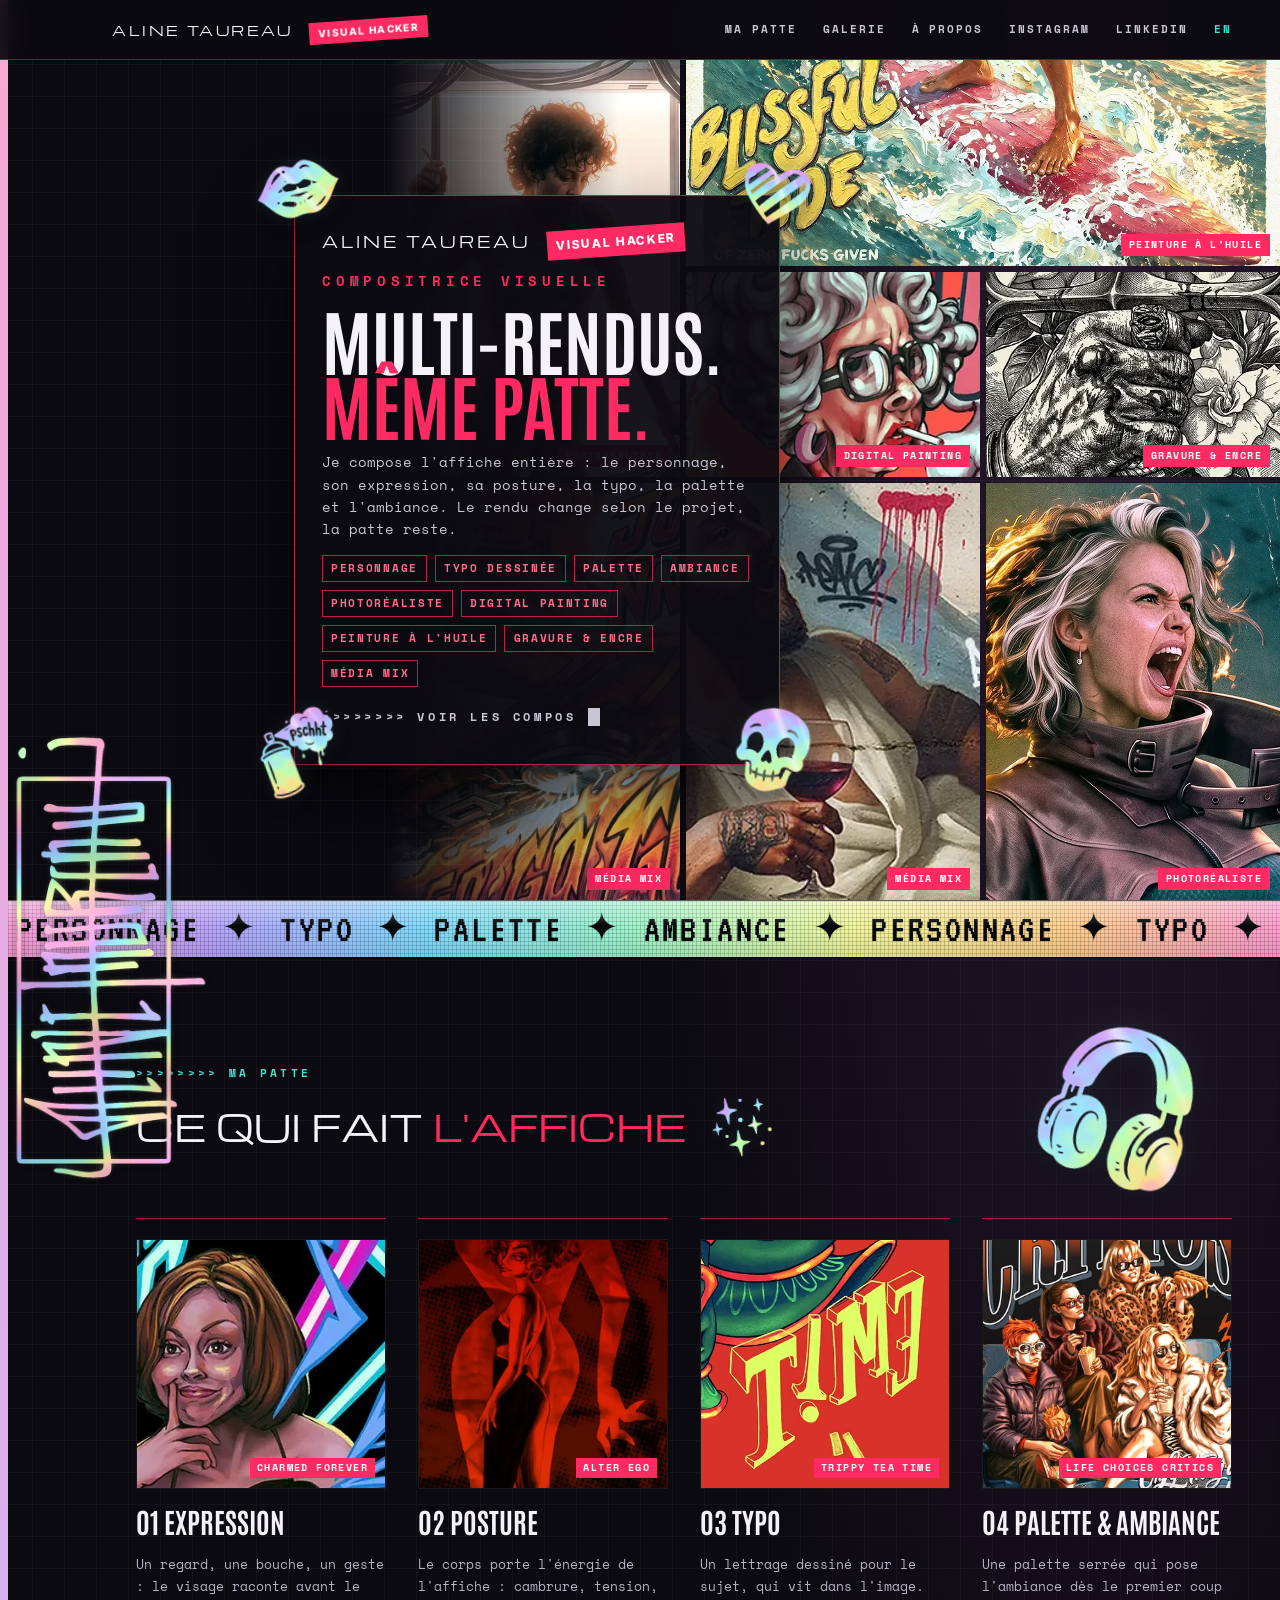
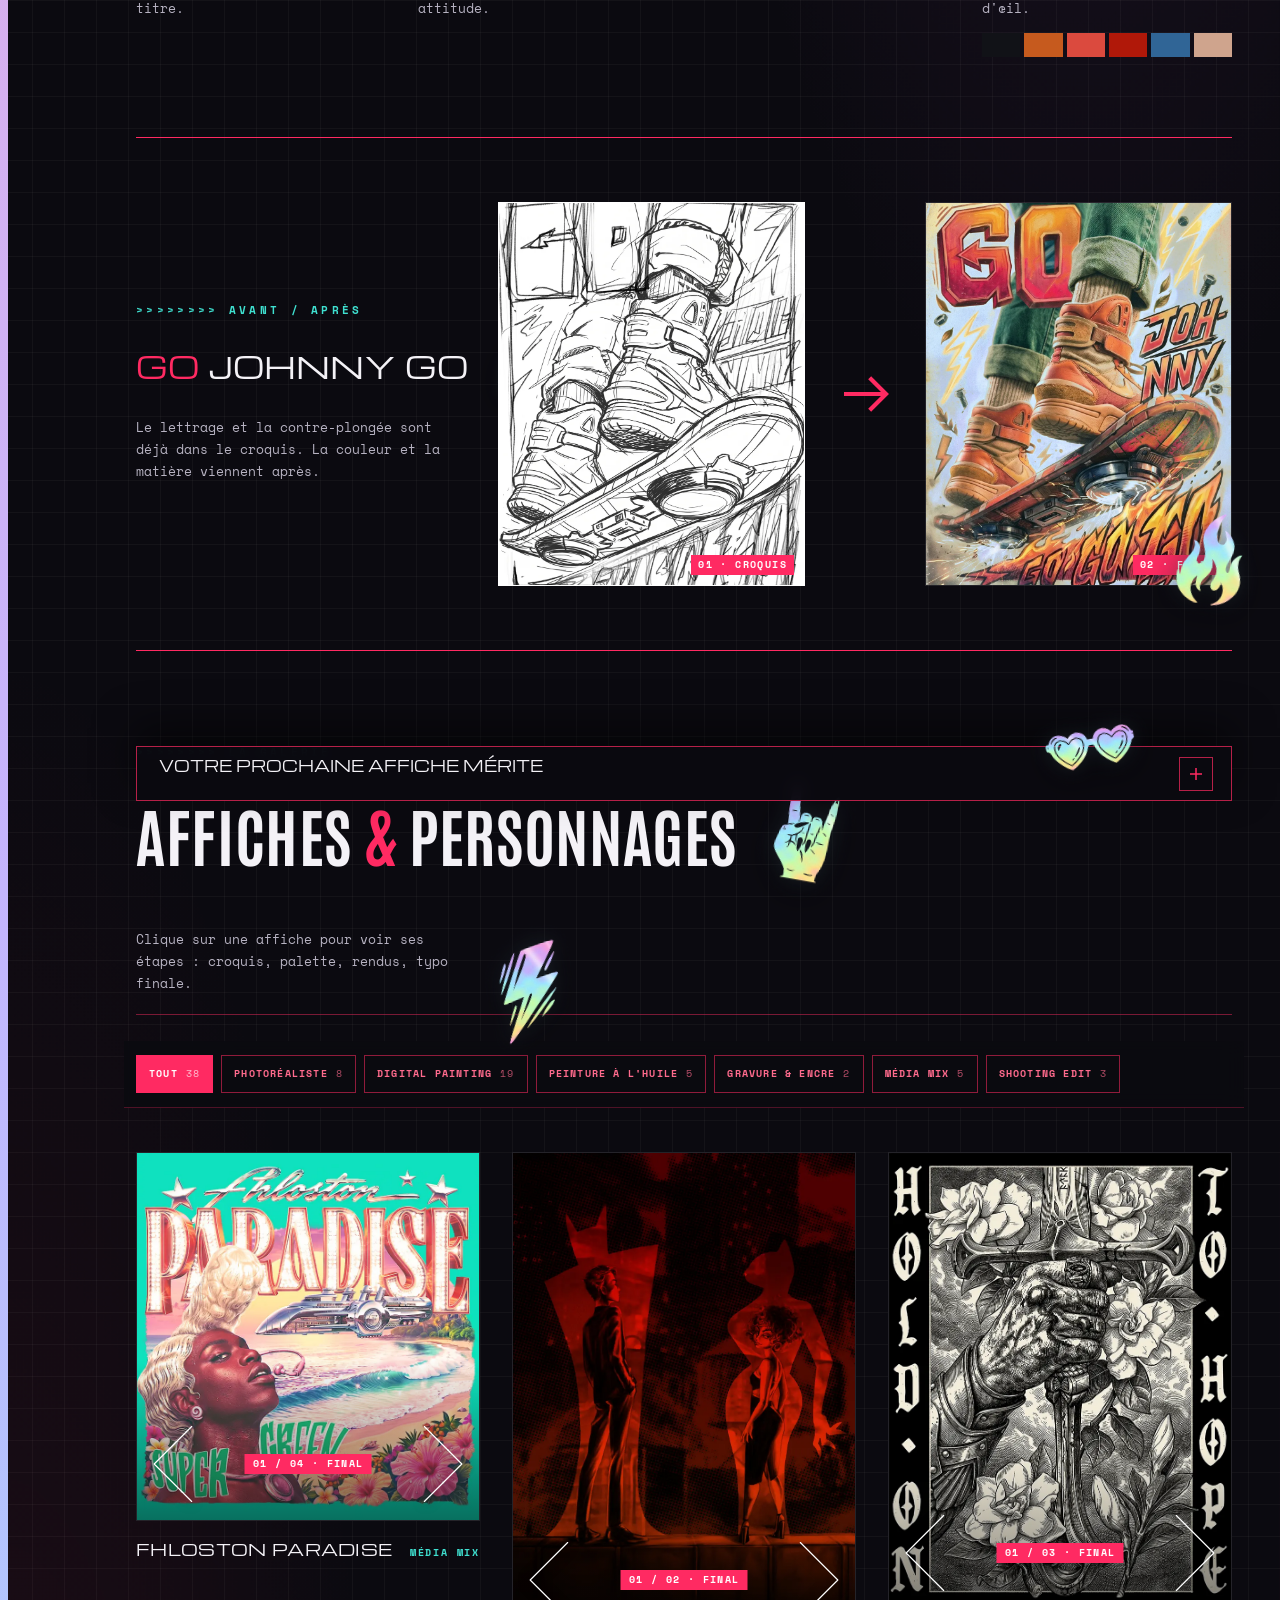
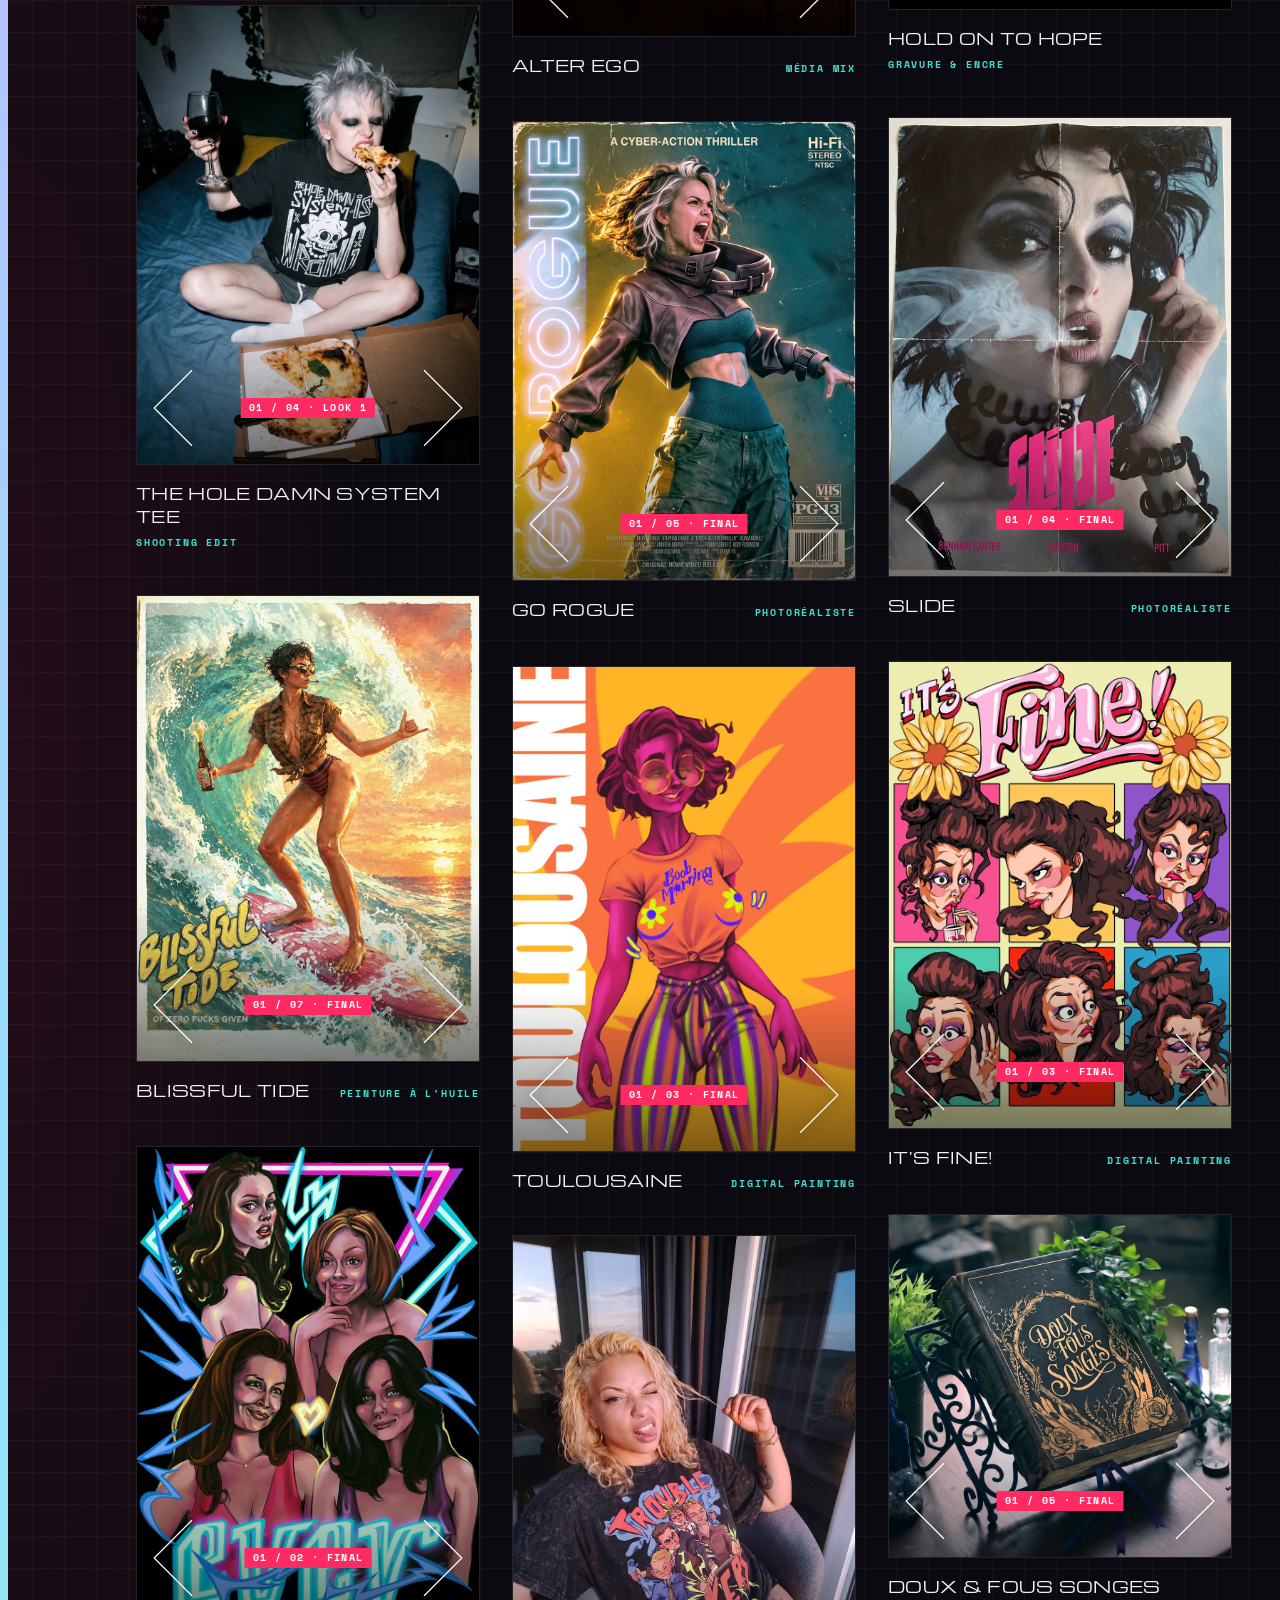
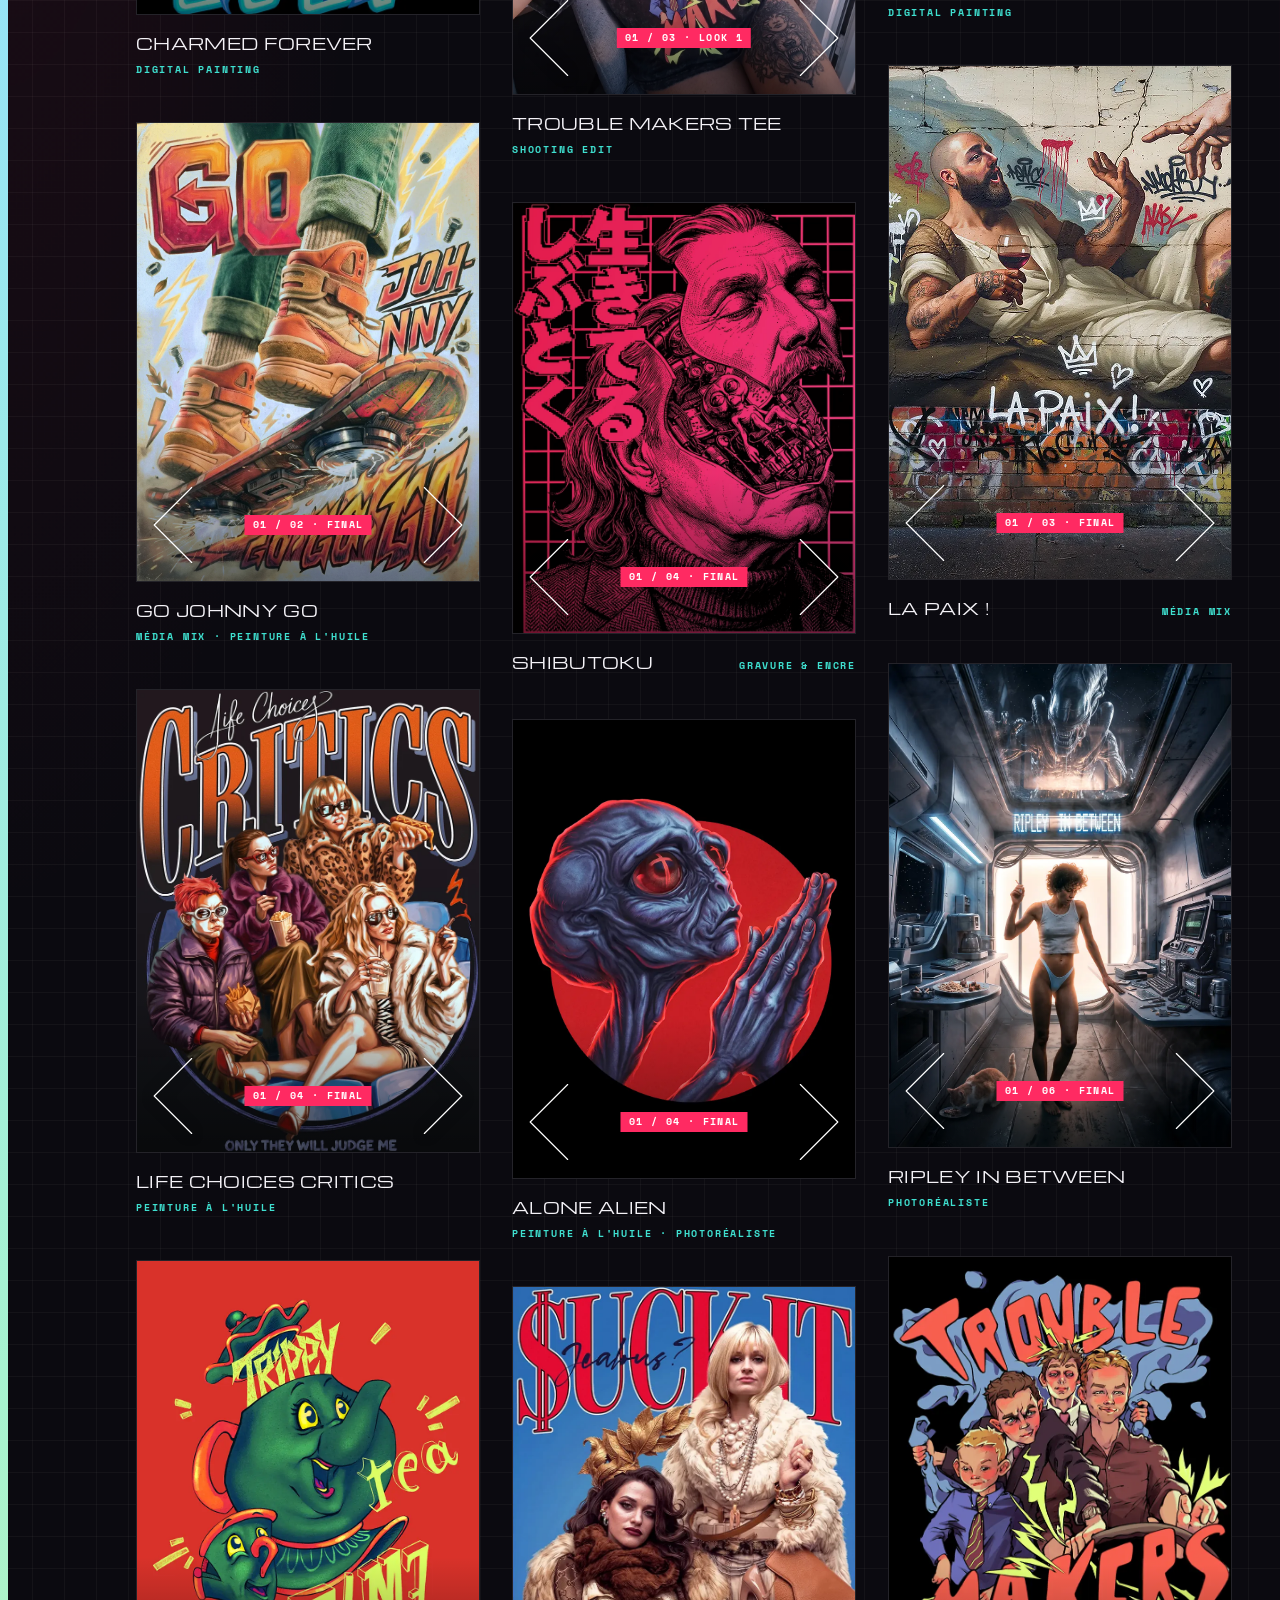
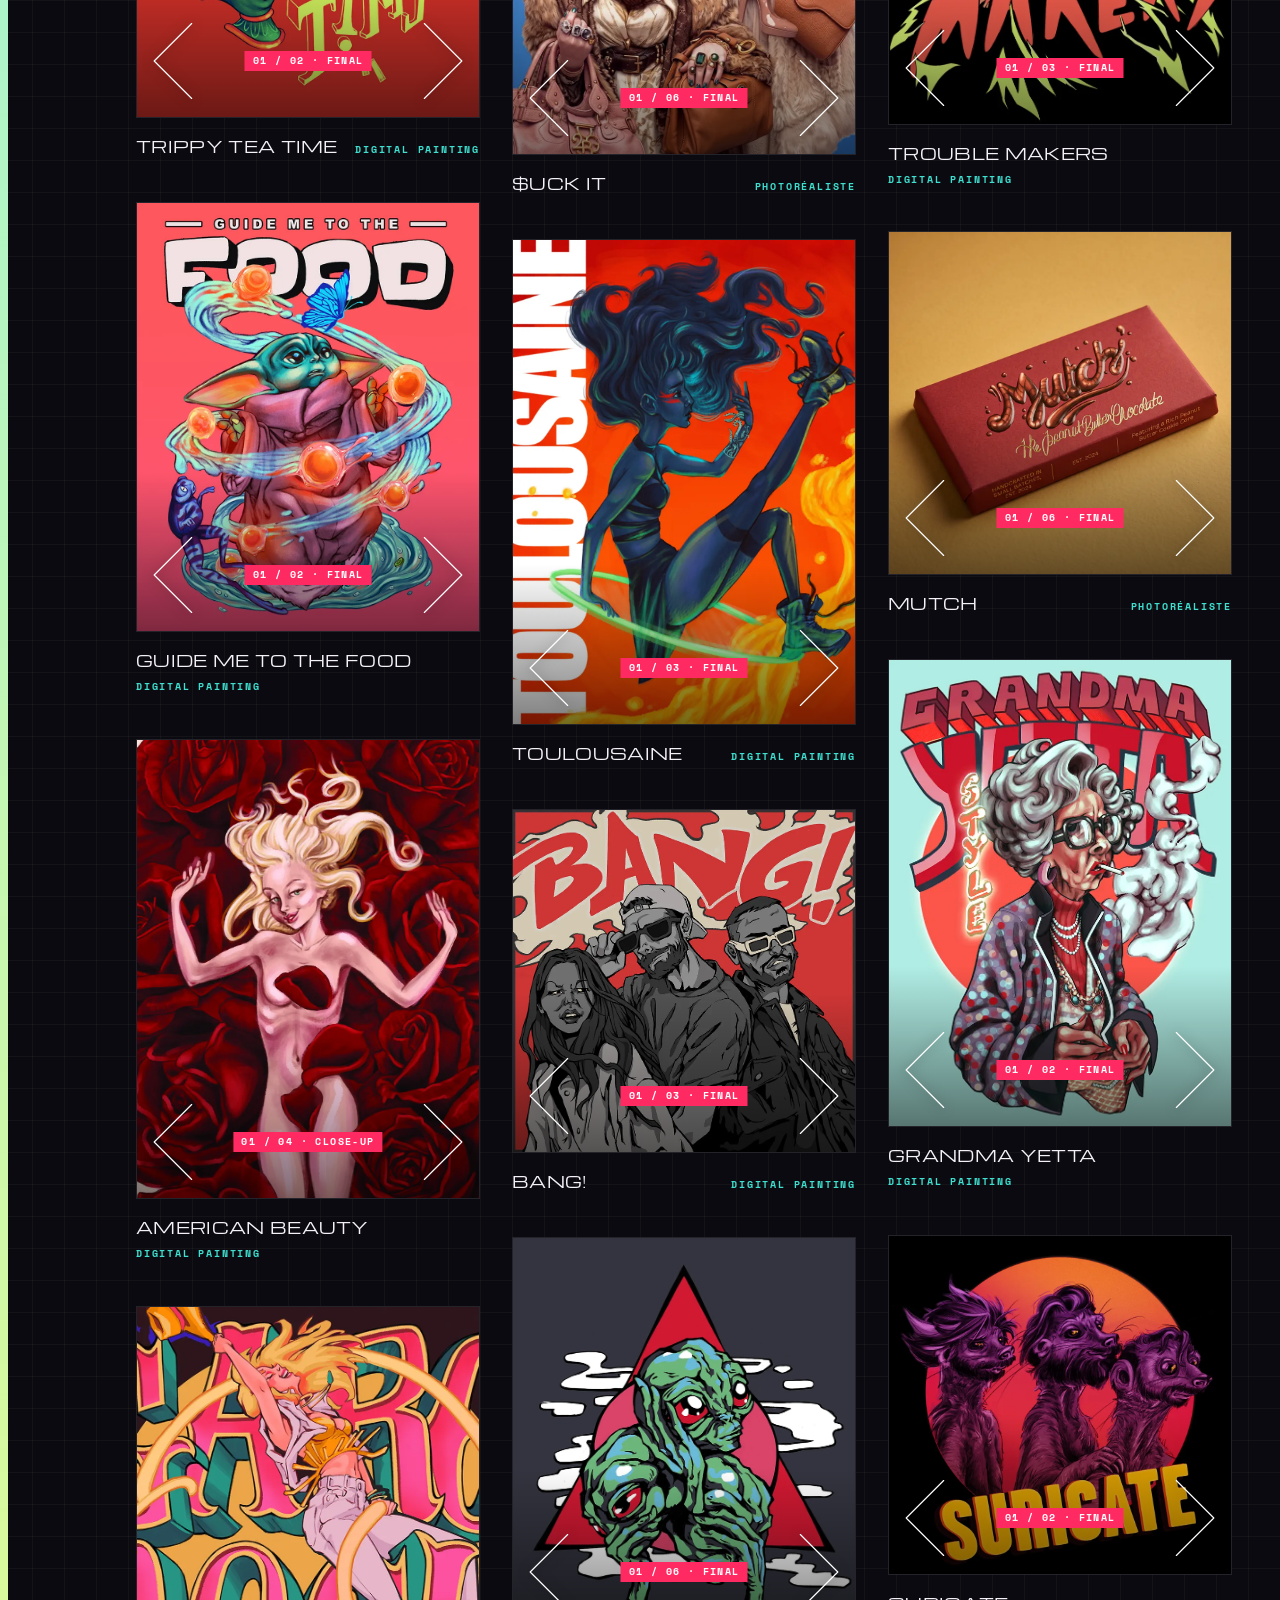
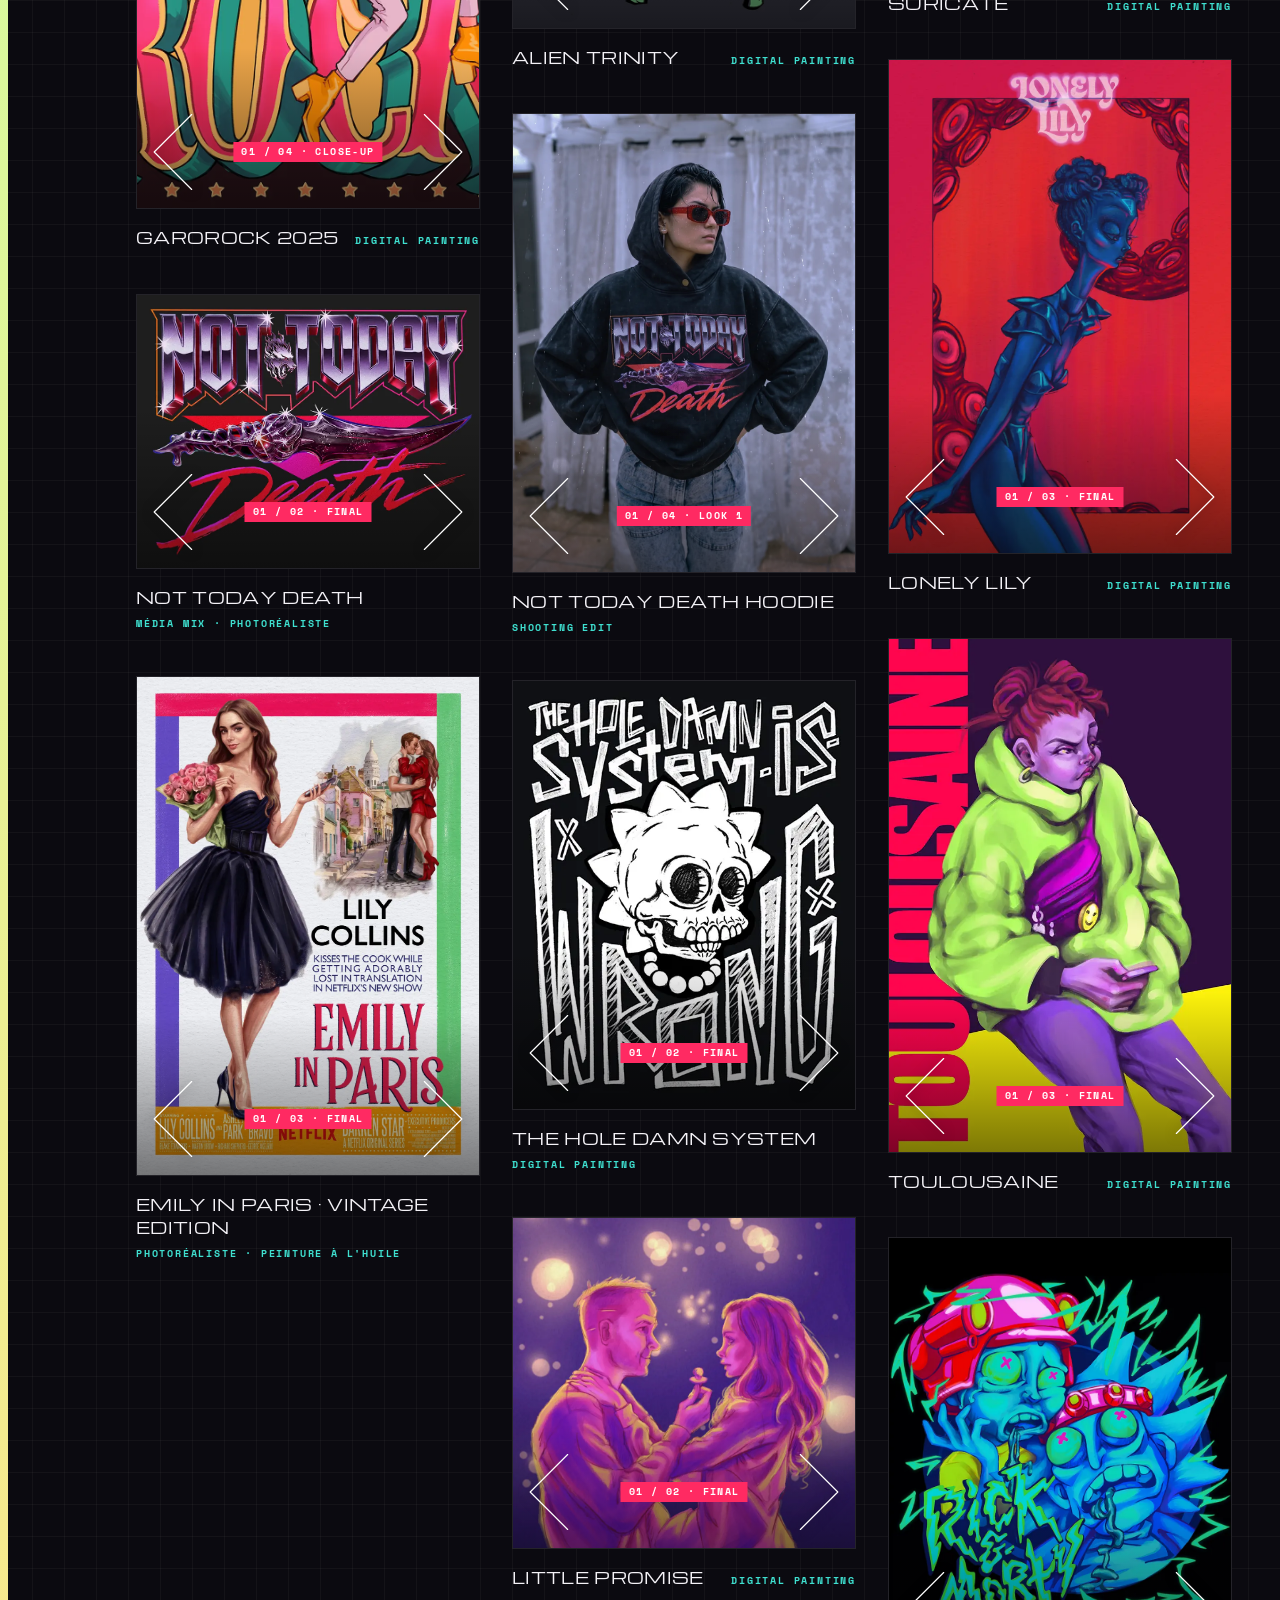
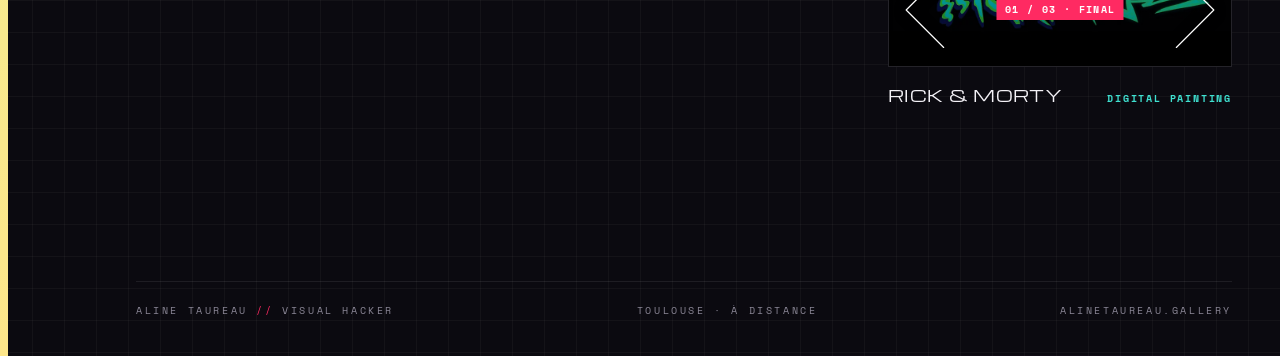
<file: test-v3/index.html>
<!doctype html>
<html lang="fr">
<head>
<meta charset="utf-8">
<meta name="robots" content="noindex">
<script async src="https://www.googletagmanager.com/gtag/js?id=G-61VN6WC6R4"></script>
<script>window.dataLayer = window.dataLayer || []; function gtag(){dataLayer.push(arguments);} gtag('js', new Date()); gtag('config', 'G-61VN6WC6R4');</script>
<meta name="viewport" content="width=device-width, initial-scale=1">
<title>Aline Taureau · Galerie</title>
<meta name="description" content="Aline Taureau, Visual Hacker : illustratrice, affichiste et directrice artistique à Toulouse. Digital painting, affiches IA retouchées à la main, du croquis au fichier prêt à imprimer.">
<meta property="og:title" content="Aline Taureau · Galerie"><meta property="og:description" content="Illustratrice, affichiste, directrice artistique. Du croquis au visuel final."><meta property="og:image" content="https://alinetaureau.gallery/assets/preview.jpg">
<link rel="alternate" hreflang="fr" href="https://alinetaureau.gallery/"><link rel="alternate" hreflang="en" href="https://alinetaureau.gallery/en/">
<link rel="icon" href="/favicon.ico" sizes="48x48"><link rel="icon" type="image/png" sizes="192x192" href="/icon-192.png"><link rel="apple-touch-icon" href="/apple-touch-icon.png">
<meta name="theme-color" content="#0b0a10">
<link rel="preconnect" href="https://fonts.googleapis.com">
<link rel="preconnect" href="https://fonts.gstatic.com" crossorigin>
<link href="https://fonts.googleapis.com/css2?family=Antonio:wght@500;700&family=Michroma&family=Space+Mono:wght@400;700&family=Inter:wght@700;800&family=VT323&display=swap" rel="stylesheet">
<style>

body{margin:0;background:#0b0a10}



.h3-sec{container-type:inline-size;container-name:h3;position:relative}
.h3-wrap{position:relative;display:flex;align-items:center;min-height:940px;padding:56px 40px 56px 48px;box-sizing:border-box}
.h3-logo{flex:0 0 210px;width:210px;height:auto;position:relative;z-index:3;margin-right:-24px}
.h3-panel{position:relative;flex:0 0 560px;box-sizing:border-box;padding:44px;z-index:2;margin-right:-60px;background:rgba(11,10,16,.95);border:1px solid rgba(255,42,98,.7);box-shadow:0 40px 80px rgba(0,0,0,.7);display:flex;flex-direction:column;gap:20px}
.h3-mos{flex:1 1 0;min-width:0;height:820px;display:grid;grid-template-columns:repeat(3,1fr);grid-template-rows:repeat(4,1fr);grid-template-areas:"r b b" "r y h" "j l g" "j l g";gap:6px}
.h3-tile{position:relative;overflow:hidden;background:#000}
.h3-tile img{width:100%;height:100%;object-fit:cover;display:block}
.h3-pill{position:absolute;right:10px;bottom:10px;font:700 10px/1 'Space Mono',monospace;letter-spacing:.14em;text-transform:uppercase;background:#ff2a62;color:#fff;padding:6px 8px;white-space:nowrap}
.h3-shade{display:none}
.h3-stk{position:absolute;height:auto;filter:drop-shadow(0 8px 16px rgba(0,0,0,.65));pointer-events:none;z-index:4}
.h3-c1{width:110px;left:-52px;top:-50px;transform:rotate(-14deg)}
.h3-c2{width:92px;right:-42px;top:-44px;transform:rotate(14deg)}
.h3-c3{width:108px;left:-50px;bottom:-48px;transform:rotate(-8deg)}
.h3-c4{width:104px;right:-46px;bottom:-46px;transform:rotate(12deg)}
.h3-tag{font:700 11px/1 'Space Mono',monospace;letter-spacing:.16em;text-transform:uppercase;color:#ff6b8d;border:1px solid rgba(255,42,98,.7);padding:9px 12px;display:inline-block}
.h3-h1{margin:0;font-family:Antonio,sans-serif;font-weight:700;font-size:80px;line-height:.9;text-transform:uppercase;color:#f4f2f7}
.h3-cta{font:700 12px/1 'Space Mono',monospace;letter-spacing:.3em;text-transform:uppercase;color:#c9c5d3;text-decoration:none;display:inline-flex;align-items:center;gap:12px;min-height:44px;transition:color .15s}
.h3-cta .h3-cur{display:inline-block;width:12px;height:18px;background:#c9c5d3;animation:h3blink 1.1s steps(1) infinite}
.h3-cta:hover,.h3-cta:focus-visible{color:#ff2a62;text-shadow:0 0 14px rgba(255,42,98,.75)}
.h3-cta:hover .h3-cur,.h3-cta:focus-visible .h3-cur{background:#ff2a62;box-shadow:0 0 14px rgba(255,42,98,.8)}
@keyframes h3blink{50%{opacity:0}}
@media (prefers-reduced-motion: reduce){.h3-cta .h3-cur{animation:none}}

@container h3 (max-width: 1100px){
.h3-wrap{flex-direction:column;justify-content:center;gap:28px;min-height:0;padding:72px 24px}
.h3-mos{position:absolute;inset:0;height:auto;z-index:0}
.h3-shade{display:block;position:absolute;inset:0;z-index:1;background:linear-gradient(rgba(11,10,16,.45),rgba(11,10,16,.7))}
.h3-pill{display:none}
.h3-mos{gap:0}
.h3-logo{flex:none;width:150px;margin:0}
.h3-panel{flex:none;width:100%;max-width:640px;margin:0}
.h3-h1{font-size:64px}

}
@container h3 (max-width: 560px){
.h3-wrap{padding:56px 18px}
.h3-logo{width:120px}
.h3-panel{padding:30px 22px;gap:16px}
.h3-h1{font-size:50px}
.h3-c1,.h3-c3{width:72px;left:-14px}.h3-c2,.h3-c4{width:66px;right:-12px}
.h3-c1,.h3-c2{top:-34px}.h3-c3,.h3-c4{bottom:-34px}
}


@container h3 (max-width: 560px){.h3-idrow{display:none !important}}



.p3-pil{border-top:1px solid rgba(255,42,98,.6);padding-top:20px;display:flex;flex-direction:column;gap:14px}
.p3-sq{position:relative;aspect-ratio:1 / 1;overflow:hidden;border:1px solid rgba(255,255,255,.1);background:#000}
.p3-sq img{width:100%;height:100%;object-fit:cover;display:block}
.p3-lab{position:absolute;right:10px;bottom:10px;font:700 10px/1 'Space Mono',monospace;letter-spacing:.14em;text-transform:uppercase;background:#ff2a62;color:#fff;padding:5px 7px;white-space:nowrap}
.p3-sw{flex:1 1 0;height:24px}
.p3-stk{height:auto;filter:drop-shadow(0 8px 16px rgba(0,0,0,.6));pointer-events:none}


.a6-sec{max-width:1340px;margin:0 auto;box-sizing:border-box;padding:0 48px;font-family:'Space Mono',monospace;color:#f4f2f7}
.a6-wrap{position:relative;border-top:1px solid #ff2a62;border-bottom:1px solid #ff2a62;padding:64px 0;display:grid;grid-template-columns:330px minmax(0,1fr) 56px minmax(0,1fr);gap:32px;align-items:center}
.a6-txt{display:flex;flex-direction:column;gap:14px}
.a6-ttl{display:flex;align-items:center;gap:14px}
.a6-pen{width:66px;height:auto;flex:none;transform:rotate(-16deg)}
.a6-fig{position:relative;aspect-ratio:4 / 5;overflow:hidden;border:1px solid rgba(255,255,255,.1);margin:0}
.a6-fig img{width:100%;height:100%;object-fit:cover;display:block}
.a6-lab{position:absolute;right:10px;bottom:10px;font:700 10px/1 'Space Mono',monospace;letter-spacing:.14em;text-transform:uppercase;background:#ff2a62;color:#fff;padding:5px 7px;white-space:nowrap}
.a6-arr{width:56px;height:56px}
.a6-stk{height:auto;filter:drop-shadow(0 8px 16px rgba(0,0,0,.6));pointer-events:none}
.a6-flame{position:absolute;width:100px;right:-30px;bottom:30px;transform:rotate(10deg)}

.g6-sec{font-family:'Space Mono',monospace;color:#f4f2f7;width:100%;box-sizing:border-box;padding:96px 48px 0}
.g6-in{max-width:1240px;margin:0 auto}
.g6-head{display:flex;flex-wrap:wrap;align-items:flex-end;justify-content:space-between;gap:24px;border-bottom:1px solid rgba(255,42,98,.45);padding-bottom:20px}
.g6-ttl{display:flex;align-items:center;gap:20px}
.g6-h2{margin:0;font-family:Antonio,sans-serif;font-weight:700;font-size:64px;line-height:.95;text-transform:uppercase;letter-spacing:.01em}
.g6-desc{position:relative;display:flex;align-items:flex-end;gap:12px;max-width:440px}
.g6-desc p{margin:0;font-size:13px;line-height:1.7;color:#b7b3c2}
.g6-eye{width:92px;flex:none;margin-bottom:-58px;position:relative;z-index:2;transform:rotate(-8deg)}
.g6-stk{flex:none;height:auto;filter:drop-shadow(0 8px 16px rgba(0,0,0,.6));pointer-events:none}
.g6-filters{display:flex;flex-direction:column;gap:14px;padding:28px 0 48px}
.g6-row{display:flex;align-items:center;gap:10px}
.g6-rl{flex:none;width:92px;font:700 10px/1 'Space Mono',monospace;letter-spacing:.24em;color:#8b8796}
.g6-chips{display:flex;flex-wrap:wrap;gap:10px}
.g3-chip{font:700 11px/1 'Space Mono',monospace;letter-spacing:.14em;text-transform:uppercase;padding:0 14px;min-height:40px;border:1px solid rgba(255,42,98,.55);color:#ff6b8d;background:transparent;cursor:pointer;display:inline-flex;align-items:center;gap:8px;white-space:nowrap;flex:none}
.g3-chip:hover{border-color:#ff2a62;color:#fff}
.g3-chip.on{background:#ff2a62;border-color:#ff2a62;color:#fff}
.g3-chip .g3n{opacity:.7;font-weight:400}
.g6-grid{columns:2 420px;column-gap:48px}
.g6-card{break-inside:avoid;margin:0 0 56px}
.g6-frame{position:relative;overflow:hidden;border:1px solid rgba(255,255,255,.08);background:#111017}
.g6-frame>img{width:100%;height:auto;display:block}
.g6-shade{position:absolute;left:0;right:0;bottom:0;height:160px;background:linear-gradient(transparent,rgba(0,0,0,.5));pointer-events:none}
.g6-nav{position:absolute;bottom:6px;width:132px;height:132px;display:grid;place-items:center;padding:0;border:0;background:transparent;color:#fff;cursor:pointer;filter:drop-shadow(0 1px 6px rgba(0,0,0,.5));transition:transform .25s,color .2s}
.g6-nav svg{width:132px;height:132px}
.g6-nav.p{left:-18px}.g6-nav.n{right:-18px}
.g6-nav.p:hover{transform:translateX(-3px);color:#ff2a62}.g6-nav.n:hover{transform:translateX(3px);color:#ff2a62}
.g6-step{position:absolute;left:50%;bottom:72px;transform:translate(-50%,50%);font:700 10px/1 'Space Mono',monospace;letter-spacing:.14em;text-transform:uppercase;background:#ff2a62;color:#fff;padding:5px 8px;white-space:nowrap}
.g6-cap{display:flex;flex-wrap:wrap;justify-content:space-between;align-items:baseline;gap:8px 16px;padding-top:16px}
.g6-cap h3{margin:0;font-family:Michroma,sans-serif;font-weight:400;font-size:20px;letter-spacing:.02em;text-transform:uppercase}
.g6-cap span{font:700 10px/1.6 'Space Mono',monospace;letter-spacing:.18em;text-transform:uppercase;color:#3fe0d0}
.g6-more{font:700 12px/1 'Space Mono',monospace;letter-spacing:.2em;text-transform:uppercase;color:#f4f2f7;background:transparent;border:1px solid rgba(244,242,247,.35);min-height:52px;padding:0 28px;cursor:pointer}
.g6-more:hover{border-color:#ff2a62;color:#ff2a62}
.g6-contact{position:relative;border:1px solid rgba(255,42,98,.6);padding:48px 56px;margin-bottom:72px;display:flex;flex-wrap:wrap;gap:32px 64px;align-items:center;justify-content:space-between}
.g6-ct{flex:1 1 520px;min-width:0}
.g6-ctt{display:flex;flex-wrap:wrap;align-items:center;gap:12px 24px;margin-bottom:16px}
.g6-ctt h2{margin:0;flex:1 1 300px;min-width:0;font-family:Michroma,sans-serif;font-weight:400;font-size:30px;line-height:1.2;text-transform:uppercase}
.g6-glasses{width:170px;margin:-40px 0;transform:rotate(-10deg)}
.g6-links{display:flex;flex-direction:column;gap:10px;font:700 14px/1.4 'Space Mono',monospace;min-width:0}
.g6-links a{text-decoration:none;overflow-wrap:anywhere}

a{color:#3fe0d0}a:hover{color:#ff2a62}
html{scroll-behavior:smooth}
.pg{position:relative;width:100%;overflow-x:clip;container-type:inline-size;container-name:pg;background-color:#0b0a10;background-image:radial-gradient(ellipse 55% 30% at 85% 0%,rgba(150,70,170,.22),transparent 70%),radial-gradient(ellipse 45% 25% at 0% 40%,rgba(255,42,98,.10),transparent 70%),linear-gradient(rgba(255,255,255,.035) 1px,transparent 1px),linear-gradient(90deg,rgba(255,255,255,.035) 1px,transparent 1px);background-size:100% 100%,100% 100%,32px 32px,32px 32px;font-family:'Space Mono',monospace;color:#f4f2f7}
.pg-prism{position:fixed;left:0;top:0;bottom:0;width:8px;background:linear-gradient(#f9a8d4,#c4b5fd 25%,#93e1ff 45%,#a7f3d0 62%,#d9f99d 80%,#fde68a);z-index:58}

.pg-fl{position:fixed;z-index:61;left:0;top:0;display:block;transform-origin:0 0;opacity:0;pointer-events:none;will-change:transform}
.pg-fl img{display:block;height:auto}
.pg-fl.pop img{animation:pgpop .55s cubic-bezier(.2,.8,.2,1)}
@keyframes pgpop{0%{transform:rotate(0);filter:brightness(1)}35%{transform:rotate(-7deg);filter:brightness(1.9) saturate(1.6)}70%{transform:rotate(2deg)}100%{transform:rotate(0);filter:brightness(1)}}
.pg-fl:hover img{filter:brightness(1.25)}
.pg-on .h3-logo{visibility:hidden}
.pg-bar{position:sticky;top:0;z-index:60;box-sizing:border-box;min-height:72px;padding:0 48px 0 112px;display:flex;align-items:center;gap:12px 40px;background:rgba(11,10,16,.92);border-bottom:1px solid rgba(255,42,98,.45);backdrop-filter:blur(10px)}
.pg-id{display:flex;align-items:center;gap:16px;text-decoration:none;white-space:nowrap}
.pg-nav{display:flex;flex-wrap:wrap;align-items:center;gap:26px}
.pg-nl{font:700 11px/1 'Space Mono',monospace;letter-spacing:.18em;text-transform:uppercase;text-decoration:none;color:#c9c5d3;display:inline-flex;align-items:center;min-height:44px}
.pg-nl:hover{color:#ff2a62}
.pg-burger{display:none;margin-left:auto;align-items:center;gap:10px;min-height:44px;min-width:44px;justify-content:center;padding:0 4px;background:transparent;border:0;color:#f4f2f7;font:700 11px/1 'Space Mono',monospace;letter-spacing:.2em;cursor:pointer}
.pg-main{padding-left:88px}

/* stickers holo : immobiles 7 s, tour de couleurs, immobiles 4 s, tour de couleurs, et on recommence (cycle 14,2 s) */
@keyframes holoD{
0%,49.3%{filter:drop-shadow(0 8px 16px rgba(0,0,0,.6)) hue-rotate(0deg) saturate(1) brightness(1)}
53.5%{filter:drop-shadow(0 8px 16px rgba(0,0,0,.6)) hue-rotate(170deg) saturate(1.5) brightness(1.18)}
57.7%{filter:drop-shadow(0 8px 16px rgba(0,0,0,.6)) hue-rotate(320deg) saturate(1.6) brightness(1.05)}
60.6%,88.7%{filter:drop-shadow(0 8px 16px rgba(0,0,0,.6)) hue-rotate(360deg) saturate(1) brightness(1)}
93%{filter:drop-shadow(0 8px 16px rgba(0,0,0,.6)) hue-rotate(530deg) saturate(1.5) brightness(1.18)}
97.2%{filter:drop-shadow(0 8px 16px rgba(0,0,0,.6)) hue-rotate(680deg) saturate(1.6) brightness(1.05)}
100%{filter:drop-shadow(0 8px 16px rgba(0,0,0,.6)) hue-rotate(720deg) saturate(1) brightness(1)}}
.h3-stk,.p3-stk,.a6-stk,.g6-stk{animation:holoD 14.2s linear infinite}
.h3-c2,.a6-flame,.g6-eye{animation-delay:.15s}.h3-c3,.p6-cas,.g6-glasses{animation-delay:.3s}.h3-c4,.a6-pen,.g6-rock{animation-delay:.45s}
@media (prefers-reduced-motion: reduce){.h3-stk,.p3-stk,.a6-stk,.g6-stk,.pg-fl.pop img{animation:none}}

@container pg (max-width: 1100px){
.pg-bar{padding:0 12px 0 80px;gap:10px}
.pg-nav{display:none}
.pg-burger{display:inline-flex}
.pg-main{padding-left:64px}
#patte,.g6-sec,.a6-sec{padding-left:20px !important;padding-right:20px !important}
.p6-star{display:none !important}
.p6-hd{flex-wrap:nowrap !important;align-items:center !important}
.p6-cas{width:130px !important;margin:-20px 0 !important}
.a6-wrap{grid-template-columns:minmax(0,1fr) 40px minmax(0,1fr);gap:16px}
.a6-txt{grid-column:1 / -1;margin-bottom:8px}
.a6-arr{width:40px;height:40px}
.a6-flame{width:80px;right:-8px;bottom:-24px}
.g6-h2{font-size:52px}
}
@container pg (max-width: 560px){
.pg-bar{padding:0 8px 0 64px}
.pg-badge,.pg-bt{display:none !important}
.pg-name{font-size:12px !important;letter-spacing:.16em !important}
.pg-main{padding-left:52px}
#patte{padding-top:64px !important;padding-bottom:56px !important}
#patte h2{font-size:21px !important}
.p6-cas{width:84px !important;margin:-10px 0 !important}
#patte h3{font-size:21px !important}
#patte .p3-pil p{font-size:12px !important;line-height:1.6 !important}
.a6-wrap{padding:44px 0;gap:10px}
.a6-h2{font-size:22px !important}
.a6-pen{width:56px}
.a6-p{font-size:12px !important}
.a6-arr{width:26px;height:26px}
.a6-lab{font-size:8px;letter-spacing:.1em;padding:4px 5px;right:6px;bottom:6px}
.a6-flame{width:58px;right:-4px;bottom:-22px}
.g6-sec{padding-top:64px !important}
.g6-h2{font-size:38px}
.g6-rock{width:56px !important}
.g6-ttl{gap:8px}
.g6-desc p{font-size:12px}
.g6-eye{width:70px;margin-bottom:-44px}
.g6-filters{padding:22px 0 32px;gap:12px}
.g6-row{flex-direction:column;align-items:stretch;gap:8px}
.g6-rl{width:auto;font-size:9px}
.g6-chips{flex-wrap:nowrap;overflow-x:auto;gap:6px;padding-bottom:2px;scrollbar-width:none;-webkit-mask-image:linear-gradient(90deg,#000 85%,transparent);mask-image:linear-gradient(90deg,#000 85%,transparent)}
.g6-chips::-webkit-scrollbar{display:none}
.g3-chip{font-size:10px;letter-spacing:.1em;min-height:36px;padding:0 11px}
.g6-card{margin-bottom:40px}
.g6-nav{width:84px;height:84px}.g6-nav svg{width:84px;height:84px}
.g6-nav.p{left:-5px}.g6-nav.n{right:-5px}
.g6-step{bottom:48px;font-size:9px;letter-spacing:.1em}
.g6-cap{padding-top:12px}
.g6-cap h3{font-size:15px}
.g6-cap span{font-size:9px;letter-spacing:.12em}
.g6-contact{padding:30px 20px 28px;gap:22px;margin-bottom:48px}
.g6-ct{flex-basis:100%}
.g6-ctt h2{font-size:21px;flex-basis:100%}
.g6-glasses{width:96px;margin:-6px 0 -10px}
.g6-contact p{font-size:12px !important}
.g6-links{font-size:12px}
}

.mp-wrap{padding:28px 48px;background:#0b0a10}
.mp-screen{position:relative;overflow:hidden;border-radius:6px;background:#07080c;border:1px solid rgba(255,255,255,.14);box-shadow:inset 0 0 0 3px #0f1118,inset 0 0 30px rgba(0,0,0,.9),0 0 30px rgba(147,225,255,.08);padding:16px 0}
.mp-track{display:flex;width:max-content;white-space:nowrap;animation:mpslow 160s linear infinite}
.mp-track span{font-family:VT323,'Space Mono',monospace;font-size:64px;line-height:1;letter-spacing:.06em;text-transform:uppercase;padding:0 22px;background:linear-gradient(90deg,#f9a8d4,#c4b5fd,#93e1ff,#a7f3d0,#d9f99d,#fde68a,#ff9ec4,#f9a8d4);background-size:300% 100%;-webkit-background-clip:text;background-clip:text;color:transparent;animation:mphue 6s linear infinite;filter:drop-shadow(0 0 6px rgba(147,225,255,.45))}
.mp-track span.s{padding:0 6px}
@keyframes mpslow{from{transform:translateX(-50%)}to{transform:translateX(0)}}
@keyframes mphue{from{background-position:0% 0}to{background-position:300% 0}}
.mp-grid{position:absolute;inset:0;pointer-events:none;background-image:linear-gradient(rgba(7,8,12,.85) 1px,transparent 1px),linear-gradient(90deg,rgba(7,8,12,.85) 1px,transparent 1px);background-size:4px 4px}
.mp-scan{position:absolute;inset:0;pointer-events:none;background:linear-gradient(180deg,rgba(255,255,255,.06),transparent 40%,transparent 60%,rgba(255,255,255,.04));mix-blend-mode:screen}
@media (prefers-reduced-motion: reduce){.mp-track,.mp-track span{animation:none}}

.g6-filters{position:sticky;top:72px;z-index:40;display:block;margin:0 -12px 44px;padding:14px 12px;background:rgba(11,10,16,.9);backdrop-filter:blur(10px);border-bottom:1px solid rgba(255,42,98,.28)}
.g6-head{margin-bottom:26px}
.g6-eye{z-index:41}
.g6-chips{display:flex;flex-wrap:wrap;gap:8px}
.g3-chip{font-size:10px;letter-spacing:.12em;min-height:38px;padding:0 12px;transition:background .2s,color .2s,border-color .2s,transform .15s}
.g3-chip:active{transform:scale(.94)}
.g3-chip.on{animation:g7pop .35s cubic-bezier(.3,1.6,.5,1)}
.g7-gap{margin-left:16px;position:relative}
.g7-gap::before{content:"";position:absolute;left:-13px;top:9px;bottom:9px;width:1px;background:rgba(255,42,98,.55)}
@keyframes g7pop{0%{transform:scale(.88)}100%{transform:scale(1)}}
.g6-card{animation-duration:.6s;animation-timing-function:cubic-bezier(.2,.8,.2,1);animation-fill-mode:both}
@keyframes g7inA{from{opacity:0;transform:translateY(28px) scale(.96);clip-path:inset(22% 0 0 0)}to{opacity:1;transform:none;clip-path:inset(0 0 0 0)}}
@keyframes g7inB{from{opacity:0;transform:translateY(28px) scale(.96);clip-path:inset(22% 0 0 0)}to{opacity:1;transform:none;clip-path:inset(0 0 0 0)}}
@media (prefers-reduced-motion: reduce){.g6-card{animation:none !important}}
@container pg (max-width: 1100px){
.mp-wrap{padding:20px}
.mp-track span{font-size:48px}
.g6-filters{margin:0 -20px 36px;padding:10px 20px}
.g6-chips{flex-wrap:nowrap;overflow-x:auto;gap:6px;scrollbar-width:none;-webkit-mask-image:linear-gradient(90deg,#000 88%,transparent);mask-image:linear-gradient(90deg,#000 88%,transparent)}
.g6-chips::-webkit-scrollbar{display:none}
}
@container pg (max-width: 560px){
.mp-track span{font-size:40px;padding:0 14px}
.g3-chip{min-height:36px;padding:0 11px}
}

.mp-wrap{padding:0;margin-left:-88px}
.mp-screen{border-radius:0;border-left:0;border-right:0}
.mp2-screen{position:relative;overflow:hidden;padding:14px 0;background:linear-gradient(90deg,#ff9ed2,#b9a4ff,#7fdcff,#9ff5c9,#f2f79a,#ffcf8a,#ff9ed2,#b9a4ff);background-size:300% 100%;animation:mphue 12s linear infinite;border-top:1px solid rgba(255,255,255,.35);border-bottom:1px solid rgba(0,0,0,.6);box-shadow:inset 0 0 36px rgba(255,255,255,.35),inset 0 -10px 24px rgba(0,0,0,.18)}
.mp2-track span{background:none;color:#07080c;-webkit-background-clip:border-box;background-clip:border-box;filter:none;animation:none;text-shadow:0 0 1px rgba(7,8,12,.6)}
.mp2-grid{position:absolute;inset:0;pointer-events:none;background-image:linear-gradient(rgba(7,8,12,.16) 1px,transparent 1px),linear-gradient(90deg,rgba(7,8,12,.16) 1px,transparent 1px);background-size:4px 4px}
.mp2-gloss{position:absolute;inset:0;pointer-events:none;background:linear-gradient(180deg,rgba(255,255,255,.35),rgba(255,255,255,0) 45%,rgba(0,0,0,.08))}
@media (prefers-reduced-motion: reduce){.mp2-screen{animation:none}}
@container pg (max-width: 1100px){
.mp-wrap{margin-left:-64px}
.h3-sec{margin-left:-64px}
}
@container pg (max-width: 560px){
.mp-wrap{margin-left:-52px}
.h3-sec{margin-left:-52px}
}
@container h3 (max-width: 1100px){
.h3-wrap{display:block;min-height:0;padding:150px 90px 150px 160px}
.h3-shade{background:linear-gradient(rgba(11,10,16,.18),rgba(11,10,16,.32))}
.h3-logo{position:absolute;left:28px;top:50%;transform:translateY(-50%);width:170px;margin:0;z-index:3}
.h3-panel{width:auto;max-width:none;margin:0;padding:40px 44px 40px 56px;background:rgba(11,10,16,.84)}
}
@container h3 (max-width: 560px){
.h3-wrap{padding:110px 18px 110px 70px}
.h3-logo{left:6px;width:92px}
.h3-panel{padding:28px 18px 28px 34px}
}

/* ---- V9 ---- */
.pg-nav{margin-left:auto}
/* écran MP3 : dégradé qui boucle sans raccord visible */
.mp2-screen{background:none;animation:none}
.mp2-screen::before{content:"";position:absolute;top:0;bottom:0;left:0;width:200%;z-index:0;background:linear-gradient(90deg,#ff9ed2,#b9a4ff,#7fdcff,#9ff5c9,#f2f79a,#ffcf8a,#ff9ed2,#b9a4ff,#7fdcff,#9ff5c9,#f2f79a,#ffcf8a,#ff9ed2);animation:mp9 18s linear infinite;will-change:transform}
@keyframes mp9{from{transform:translateX(0)}to{transform:translateX(-50%)}}
.mp2-track{position:relative;z-index:1}
.mp2-grid,.mp2-gloss{z-index:2}
@media (prefers-reduced-motion: reduce){.mp2-screen::before{animation:none}}

/* encart contact : replié en bas de l'écran pendant la galerie, s'ouvre au clic ou en fin de page */
.ct9{position:sticky;bottom:0;z-index:45;margin:0 0 56px;background:rgba(11,10,16,.96);border:1px solid rgba(255,42,98,.7);box-shadow:0 -18px 40px rgba(0,0,0,.55);backdrop-filter:blur(8px)}
.ct9-head{position:relative;z-index:1;display:grid;grid-template-columns:minmax(0,1fr) auto;column-gap:16px;align-items:center;width:100%;box-sizing:border-box;text-align:left;background:none;border:0;color:#f4f2f7;cursor:pointer;padding:16px 24px 14px 28px;font-family:Michroma,sans-serif}
.ct9-t,.ct9-r{grid-column:1;font-size:24px;line-height:1.25;text-transform:uppercase;white-space:nowrap}
.ct9-r{color:#ff2a62}
.ct9-ic{grid-column:2;grid-row:1 / span 2;width:42px;height:42px;border:1px solid rgba(255,42,98,.7);display:grid;place-items:center;color:#ff2a62;transition:transform .3s,background .2s,color .2s}
.ct9-head:hover .ct9-ic,.ct9-head:focus-visible .ct9-ic{background:#ff2a62;color:#fff}
.ct9.open .ct9-ic{transform:rotate(45deg)}
.ct9-glasses{position:absolute;right:96px;top:-64px;width:128px;transform:rotate(-10deg);transition:transform .35s cubic-bezier(.3,1.4,.5,1);z-index:2}
.ct9-head:hover ~ .ct9-glasses{transform:rotate(-4deg) translateY(-6px)}
.ct9-body{display:grid;grid-template-rows:0fr;transition:grid-template-rows .42s cubic-bezier(.2,.8,.2,1)}
.ct9.open .ct9-body{grid-template-rows:1fr}
.ct9-in{overflow:hidden;min-height:0;display:flex;flex-wrap:wrap;gap:18px 56px;align-items:flex-end;justify-content:space-between;padding:0 28px;transition:padding .42s}
.ct9.open .ct9-in{padding:2px 28px 26px}
.ct9-in p{margin:0;flex:1 1 420px;font-size:14px;line-height:1.75;color:#c9c5d3;max-width:640px}

/* menu plein écran (tablette, téléphone) */

.mn9{position:fixed;z-index:80;left:0;top:0;width:100%;height:100vh;height:100dvh;box-sizing:border-box;display:flex;flex-direction:column;padding:0 28px 32px 36px;overflow:hidden;background-color:#0b0a10;background-image:radial-gradient(ellipse 70% 40% at 100% 0%,rgba(150,70,170,.3),transparent 70%),radial-gradient(ellipse 60% 35% at 0% 100%,rgba(255,42,98,.14),transparent 70%),linear-gradient(rgba(255,255,255,.035) 1px,transparent 1px),linear-gradient(90deg,rgba(255,255,255,.035) 1px,transparent 1px);background-size:100% 100%,100% 100%,32px 32px,32px 32px;transform:translateX(100%);visibility:hidden;transition:transform .4s cubic-bezier(.2,.8,.2,1),visibility 0s linear .4s}
.mn9.on{transform:none;visibility:visible;transition:transform .4s cubic-bezier(.2,.8,.2,1)}
.mn9::before{content:"";position:absolute;left:0;top:0;bottom:0;width:8px;background:linear-gradient(#f9a8d4,#c4b5fd 25%,#93e1ff 45%,#a7f3d0 62%,#d9f99d 80%,#fde68a)}
.mn9-top{min-height:72px;display:flex;align-items:center;justify-content:space-between;gap:12px;border-bottom:1px solid rgba(255,42,98,.45);margin:0 -28px 0 -36px;padding:0 12px 0 56px}
.mn9-x{width:44px;height:44px;display:grid;place-items:center;background:transparent;border:0;color:#ff2a62;cursor:pointer}
.mn9-nav{display:flex;flex-direction:column;gap:4px;margin-top:44px;position:relative;z-index:1}
.mn9-nav a{display:flex;align-items:baseline;gap:16px;font-family:Antonio,sans-serif;font-weight:700;font-size:64px;line-height:1.08;text-transform:uppercase;color:#f4f2f7;text-decoration:none;opacity:0;transform:translateX(28px);transition:opacity .35s,transform .45s cubic-bezier(.2,.8,.2,1),color .2s}
.mn9-nav a i{font:700 11px/1 'Space Mono',monospace;font-style:normal;letter-spacing:.24em;color:#3fe0d0}
.mn9-nav a:hover{color:#ff2a62}
.mn9.on .mn9-nav a{opacity:1;transform:none}
.mn9.on .mn9-nav a:nth-child(1){transition-delay:.12s}.mn9.on .mn9-nav a:nth-child(2){transition-delay:.18s}.mn9.on .mn9-nav a:nth-child(3){transition-delay:.24s}
.mn9-soc{position:relative;z-index:1;display:flex;flex-wrap:wrap;gap:8px 28px;margin-top:36px;padding-top:22px;border-top:1px solid rgba(255,42,98,.45)}
.mn9-soc a{font:700 12px/1 'Space Mono',monospace;letter-spacing:.2em;text-transform:uppercase;text-decoration:none;color:#c9c5d3;min-height:44px;display:inline-flex;align-items:center}
.mn9-soc a:hover{color:#ff2a62}
.mn9-logo{position:absolute;right:30px;bottom:36px;width:120px;height:auto;opacity:.95}
.mn9-lips{position:absolute;right:120px;bottom:210px;width:92px;transform:rotate(-14deg)}

@container pg (max-width: 1100px){
.ct9-t,.ct9-r{font-size:16px}
.ct9-head{padding:14px 18px 12px 22px}
.ct9-glasses{width:100px;right:76px;top:-50px}
.ct9-in{padding:0 22px}.ct9.open .ct9-in{padding:2px 22px 22px}
}
@container pg (max-width: 560px){
.ct9{margin-bottom:40px}
.ct9-head{padding:12px 12px 10px 14px;column-gap:10px}
.ct9-t,.ct9-r{font-family:Antonio,sans-serif;font-weight:700;font-size:16px;letter-spacing:.02em}
.ct9-ic{width:34px;height:34px}
.ct9-glasses{width:74px;right:52px;top:-40px}
.ct9-in{padding:0 14px}.ct9.open .ct9-in{padding:2px 14px 18px}
.ct9-in p{font-size:12px;flex-basis:100%}
.mn9{padding:0 20px 28px 28px}
.mn9-top{margin:0 -20px 0 -28px;padding:0 8px 0 64px}
.mn9-nav{margin-top:36px}
.mn9-nav a{font-size:46px;gap:12px}
.mn9-logo{width:86px;right:20px;bottom:28px}
.mn9-lips{width:70px;right:96px;bottom:150px}
}

/* ---- V10 ---- */
@container h3 (min-width: 1101px){
.h3-wrap{padding:56px 40px 56px 20px}
.h3-mos{position:absolute;top:0;bottom:0;right:0;width:75%;height:auto;z-index:0;-webkit-mask-image:linear-gradient(90deg,transparent 0,#000 26%);mask-image:linear-gradient(90deg,transparent 0,#000 26%)}
.h3-panel{margin-right:0}
}
@container h3 (max-width: 1100px){
.h3-tag{font-size:9px;letter-spacing:.12em;padding:6px 8px}
}
@container h3 (max-width: 560px){
.h3-tag{font-size:8px;letter-spacing:.1em;padding:5px 6px}
}
.ct9:not(.open) .ct9-r{display:none}
.ct9-glasses{width:176px;right:84px;top:-50px}
.mn9-logo{bottom:72px}
@container pg (max-width: 1100px){.ct9-glasses{width:132px;right:66px;top:-38px}}
@container pg (max-width: 560px){.ct9-glasses{width:96px;right:54px;top:-27px}
.ct9-head{padding-top:30px}.mn9-logo{bottom:60px}}


@media (max-width: 560px){.mn9{padding:0 20px 28px 28px}.mn9-top{margin:0 -20px 0 -28px;padding:0 8px 0 64px}.mn9-nav{margin-top:36px}.mn9-nav a{font-size:46px;gap:12px}.mn9-logo{width:86px;right:20px;bottom:60px}}

/* ---- tailles : l'écran principal tient dans la hauteur de l'écran ---- */
@container h3 (min-width: 1101px){
.h3-wrap{height:calc(100vh - 60px);min-height:520px;max-height:940px;padding:2.5vh 40px 2.5vh 20px;box-sizing:border-box}
.h3-logo{flex-basis:clamp(110px,26vh,210px);width:clamp(110px,26vh,210px)}
.h3-panel{flex:0 0 clamp(430px,38vw,540px);padding:clamp(18px,3.4vh,40px) clamp(22px,3vh,40px);gap:clamp(8px,1.6vh,18px)}
.h3-h1{font-size:clamp(42px,8.6vh,80px)}
.h3-panel p{font-size:clamp(11.5px,1.75vh,14px) !important;line-height:1.6 !important}
.h3-panel .h3-idrow span:first-child{font-size:clamp(11px,1.7vh,15px) !important}
.h3-panel .h3-idrow span:last-child{font-size:clamp(9px,1.4vh,12px) !important;padding:clamp(4px,.8vh,7px) clamp(7px,1vh,11px) !important}
.h3-tag{font-size:clamp(8px,1.25vh,10.5px);padding:clamp(4px,.8vh,8px) clamp(6px,.9vh,10px)}
.h3-cta{min-height:32px;font-size:clamp(10px,1.5vh,12px)}
}
/* bandeau MP3 moins haut */
.mp2-screen{padding:8px 0}
.mp-track span{font-size:40px;padding:0 16px}
@media (max-width: 1100px){.mp-track span{font-size:32px}}
@media (max-width: 560px){.mp-track span{font-size:26px;padding:0 10px}.mp2-screen{padding:6px 0}}
/* encart « Votre prochaine affiche mérite » : même largeur, moins haut */
.ct9-head{padding:10px 18px 9px 22px}
.ct9-t,.ct9-r{font-size:15px}
.ct9-ic{width:32px;height:32px}
.ct9-glasses{width:120px;right:80px;top:-34px}
.ct9-in p{font-size:13px}
.ct9.open .ct9-in{padding:2px 22px 18px}
@media (max-width: 1100px){.ct9-t,.ct9-r{font-size:13px}.ct9-glasses{width:100px;right:64px;top:-28px}}
@media (max-width: 560px){.ct9-head{padding:22px 10px 8px 12px}.ct9-t,.ct9-r{font-size:14px}.ct9-ic{width:28px;height:28px}.ct9-glasses{width:80px;right:46px;top:-23px}}

/* en-tête plus fin */
.pg-bar{min-height:60px}
.pg-name{font-size:13px !important}
.pg-badge{font-size:10px !important;padding:5px 9px !important}
.g6-filters{top:60px}
.mn9-top{min-height:60px}
/* ordinateur : 3 colonnes (tablette 2, téléphone 1 inchangés) */
@media (min-width: 1101px){
.g6-grid{columns:3;column-gap:32px}
.g6-card{margin-bottom:44px}
.g6-nav{width:100px;height:100px}.g6-nav svg{width:100px;height:100px}
.g6-nav.p{left:-12px}.g6-nav.n{right:-12px}
.g6-step{bottom:56px}
.g6-cap h3{font-size:16px}
}
@media (min-width: 561px) and (max-width: 1100px){.g6-grid{columns:2;column-gap:28px}}
@media (max-width: 560px){.g6-grid{columns:1}}

.h3-h1{font-size:clamp(42px,8.2vh,72px)}
}
/* le logo a aussi les reflets holographiques */
.h3-logo,.pg-fl img,.mn9-logo{animation:holoD 14.2s linear infinite}
.pg-fl.pop img{animation:pgpop .55s cubic-bezier(.2,.8,.2,1)}
@media (prefers-reduced-motion: reduce){.h3-logo,.pg-fl img,.mn9-logo{animation:none}}

/* ---- stickers cliquables ---- */
.h3-stk,.p3-stk,.a6-stk,.g6-stk:not(.ct9-glasses){pointer-events:auto !important;cursor:pointer;transition:rotate .25s ease,translate .25s ease,scale .25s ease}
.h3-stk:hover,.p3-stk:hover,.a6-stk:hover,.g6-stk:not(.ct9-glasses):hover{rotate:6deg;translate:0 -4px}
.h3-stk:active,.p3-stk:active,.a6-stk:active,.g6-stk:not(.ct9-glasses):active{scale:.94}
/* ---- pop-up ---- */
.ia9{position:fixed;inset:0;z-index:90;display:grid;justify-items:center;align-items:start;overflow:auto;padding:110px 16px 40px;background:rgba(11,10,16,.62);backdrop-filter:blur(12px);-webkit-backdrop-filter:blur(12px)}
.ia9[hidden]{display:none}
.ia9-wrap{position:relative;width:min(640px,100%);animation:ia9in .5s cubic-bezier(.2,.8,.2,1)}
@keyframes ia9in{from{transform:translateY(24px) rotate(-2deg) scale(.95);opacity:0}to{transform:none;opacity:1}}
.ia9-card{position:relative;border-radius:18px;background:#101010;color:#f4f2f7;box-shadow:0 30px 70px rgba(0,0,0,.65);padding:100px 44px 30px 52px;box-sizing:border-box;font-family:'Space Mono',monospace}
.ia9-bar{position:absolute;left:0;top:0;bottom:0;width:7px;border-radius:18px 0 0 18px;background:linear-gradient(#f9a8d4,#c4b5fd 25%,#93e1ff 45%,#a7f3d0 62%,#d9f99d 80%,#fde68a)}
.ia9-x{position:absolute;right:16px;top:16px;width:40px;height:40px;border-radius:50%;border:0;background:#ff2a62;color:#fff;font-size:15px;cursor:pointer;z-index:3}
.ia9-k{margin:0 0 8px;text-align:center;font:700 10px/1 'Space Mono',monospace;letter-spacing:.3em;color:#ff2a62}
.ia9-t{margin:0;font:400 20px/1.2 Michroma,sans-serif;color:#2cc6c0;text-transform:uppercase;text-align:center}
.ia9-s{margin:10px auto 24px;max-width:460px;text-align:center;font-size:12px;line-height:1.6;color:#cfcfcf}
.ia9-g{display:grid;grid-template-columns:1fr 1fr;gap:18px 28px}
.ia9-g h3{margin:0 0 6px;font:700 11px/1.3 'Space Mono',monospace;letter-spacing:.08em;text-transform:uppercase}
.ia9-g h3 span,.ia9-num{font-family:Michroma,sans-serif;color:#ff2a62;margin-right:6px}
.ia9-g p{margin:0;font-size:11px;line-height:1.65;color:#e2e2e2}
.ia9-mp3{position:relative;overflow:hidden;margin-top:24px;border-radius:6px;padding:18px 22px 20px;color:#07080c;border:1px solid rgba(255,255,255,.4);box-shadow:inset 0 0 30px rgba(255,255,255,.35)}
.ia9-mp3::before{content:"";position:absolute;top:0;bottom:0;left:0;width:200%;z-index:0;background:linear-gradient(90deg,#ff9ed2,#b9a4ff,#7fdcff,#9ff5c9,#f2f79a,#ffcf8a,#ff9ed2,#b9a4ff,#7fdcff,#9ff5c9,#f2f79a,#ffcf8a,#ff9ed2);animation:mp9 18s linear infinite}
.ia9-mp3::after{content:"";position:absolute;inset:0;z-index:1;pointer-events:none;background-image:linear-gradient(rgba(7,8,12,.13) 1px,transparent 1px),linear-gradient(90deg,rgba(7,8,12,.13) 1px,transparent 1px);background-size:4px 4px}
.ia9-mp3 > *{position:relative;z-index:2}
.ia9-mp3 .k{margin:0 0 4px;font:700 10px/1 'Space Mono',monospace;letter-spacing:.24em}
.ia9-mp3 h3{margin:0 0 8px;font-family:VT323,'Space Mono',monospace;font-weight:400;font-size:34px;line-height:1;letter-spacing:.03em;text-transform:uppercase}
.ia9-mp3 p{margin:0;font-size:11px;line-height:1.7;font-weight:700;text-transform:uppercase;letter-spacing:.04em}
.ia9-sig{margin:22px 0 0;padding-top:14px;border-top:1px solid rgba(255,255,255,.12);font:700 10px/1.6 'Space Mono',monospace;letter-spacing:.06em;color:#2cc6c0;text-align:center}
/* nuage CMYK animé : la pluie tombe, les lettres s'écrasent et rebondissent */
.ia9-cloud{position:absolute;left:50%;top:-92px;width:168px;height:auto;transform:translateX(-50%) rotate(-4deg);z-index:4;pointer-events:none;filter:drop-shadow(0 10px 20px rgba(0,0,0,.6))}
.ia9-cloud i{position:absolute;inset:0;background:var(--cl) center / 100% 100% no-repeat}
.ia9-cloud .c1{clip-path:inset(0 0 52% 0)}
.ia9-cloud .c2{clip-path:inset(47.5% 0 37% 0);transform-origin:50% 47.5%;animation:iaDrip 2.6s ease-in-out infinite}
.ia9-cloud .c3{clip-path:inset(62% 0 0 0);transform-origin:50% 88%;animation:iaSquash 2.6s ease-in-out infinite}
.ia9-cloud b{position:absolute;width:5px;height:8px;border-radius:50% 50% 50% 50% / 60% 60% 40% 40%;background:linear-gradient(#c4b5fd,#93e1ff 50%,#a7f3d0);opacity:0;animation:iaDrop 2.6s ease-in infinite}
.ia9-cloud b:nth-of-type(1){left:28%;top:60%}
.ia9-cloud b:nth-of-type(2){left:46%;top:61%;animation-delay:.12s}
.ia9-cloud b:nth-of-type(3){left:61%;top:59%;animation-delay:.24s}
@keyframes iaDrip{0%,30%,100%{transform:scaleY(1)}45%{transform:scaleY(1.14)}60%{transform:scaleY(.96)}}
@keyframes iaSquash{0%,38%,100%{transform:scaleY(1)}50%{transform:scaleY(.84)}62%{transform:scaleY(1.07)}72%{transform:scaleY(.98)}}
@keyframes iaDrop{0%,30%{opacity:0;transform:translateY(0)}38%{opacity:1}58%{opacity:0;transform:translateY(26px)}100%{opacity:0;transform:translateY(26px)}}
@keyframes mp9{from{transform:translateX(0)}to{transform:translateX(-50%)}}
@media (max-width:600px){.ia9{padding-top:90px}.ia9-card{padding:80px 18px 22px 24px}.ia9-g{grid-template-columns:1fr}.ia9-cloud{width:132px;top:-72px}.ia9-t{font-size:16px}.ia9-mp3 h3{font-size:28px}}
@media (prefers-reduced-motion: reduce){.ia9-wrap,.ia9-cloud,.ia9-cloud i,.ia9-cloud b,.ia9-mp3::before{animation:none !important}}

/* ---- site ---- */
body{color:#f4f2f7}
.h3-logo{cursor:pointer}
.g6-frame{cursor:pointer}
.g6-frame>img{position:relative;z-index:1;width:100%;height:100%;object-fit:contain}
.g9-bg{position:absolute;inset:-10%;background-size:cover;background-position:center;filter:blur(28px) saturate(1.2) brightness(.7);transform:scale(1.05)}
.g6-shade{z-index:2}.g6-nav{z-index:3}.g6-step{z-index:3}
.g6-frame.one .g6-nav{display:none}
.skip{position:absolute;left:-9999px;top:8px;z-index:100;background:#ff2a62;color:#fff;padding:10px 14px;font:700 12px 'Space Mono',monospace}
.skip:focus{left:16px}
:focus-visible{outline:2px solid #3fe0d0;outline-offset:3px}

/* ---- carte Multipass (identique au site actuel) ---- */
.about{--ink:#0f0f10;--mut:#a9a6b3;--mono:"Space Mono",ui-monospace,Menlo,monospace}
/* ---------- multipass (clic sur la signature) ---------- */
.about { position: fixed; inset: 0; z-index: 80; display: none; place-items: center; background: rgba(11,10,16,.62); backdrop-filter: blur(12px); -webkit-backdrop-filter: blur(12px); }
.about.open { display: grid; animation: abIn .35s ease; }
@keyframes abIn { from { opacity: 0; } to { opacity: 1; } }
.about .mp { --w: min(560px, calc(100vw - 40px)); animation: mpIn .6s cubic-bezier(.2,.8,.2,1); }
@keyframes mpIn { from { transform: translateY(24px) rotate(-4deg) scale(.94); opacity: 0; } to { transform: none; opacity: 1; } }
.about .x { position: absolute; top: 20px; right: 20px; width: 42px; height: 42px; border-radius: 50%; background: var(--ink); color: #fff; font-size: 16px; }
.about .mphint { position: absolute; left: 0; right: 0; bottom: 24px; text-align: center; font: 700 10px var(--mono); letter-spacing: .1em; text-transform: uppercase; color: var(--mut); }
.mp { --w: 420px; width: var(--w); aspect-ratio: 1.586; perspective: 1400px; cursor: pointer; font-size: calc(var(--w) * .0215); position: relative; }
.mp .in { position: absolute; inset: 0; transform-style: preserve-3d; transition: transform .8s cubic-bezier(.2,.8,.2,1); }
.mp.flip .in { transform: rotateY(180deg); }
.mp .f { position: absolute; inset: 0; backface-visibility: hidden; -webkit-backface-visibility: hidden; border-radius: 4.2%/6.7%; overflow: hidden; box-shadow: 0 18px 50px rgba(0,0,0,.28), 0 0 0 1px rgba(255,255,255,.06) inset; }
.mp .f.b { transform: rotateY(180deg); }
.mp .f::after { content: ""; position: absolute; inset: 0; pointer-events: none; background: linear-gradient(115deg, transparent 35%, rgba(255,255,255,.16) 45%, transparent 55%); background-size: 250% 100%; background-position: 120% 0; transition: background-position 1.1s ease; }
.mp:hover .f::after { background-position: -20% 0; }
.mp .turn { position: absolute; right: 4%; bottom: 5%; font: 700 .72em 'Space Mono', monospace; letter-spacing: .12em; text-transform: uppercase; opacity: .65; z-index: 3; }
.mp * { box-sizing: border-box; }
.mp .ph { background-size: cover; background-position: 50% 22%; }
.mp .nm { font: 400 1.75em/1.05 'Michroma', 'Arial Narrow', sans-serif; text-transform: uppercase; letter-spacing: -.01em; }
.mp .vh { font: 400 1.15em/1 'Michroma', sans-serif; text-transform: uppercase; letter-spacing: .04em; margin-top: .55em; display: inline-block; padding: .35em .5em .3em; background: linear-gradient(90deg, #e5141e, #2142e8 50%, #12c9c0); color: #fff; }
.mp .tt { font: 700 .95em/1.2 'Space Mono', monospace; letter-spacing: .1em; text-transform: uppercase; }
.mp .rl { font: 400 .82em/1.35 'Space Mono', monospace; letter-spacing: .04em; }
.mp .ct { font: 400 .82em/1.55 'Space Mono', monospace; }
.mp .ct b { font-weight: 700; }
.mp .lb { font: 700 .62em 'Space Mono', monospace; letter-spacing: .16em; text-transform: uppercase; opacity: .6; }
.mp .mrz { font: 400 .7em 'Space Mono', monospace; letter-spacing: .18em; white-space: nowrap; overflow: hidden; }
.mp .vt p { font: 400 1.08em/1.5 'Space Mono', monospace; margin: 0 0 .7em; }
.mp .vt h4 { font: 400 1.45em/1.15 'Michroma', sans-serif; text-transform: uppercase; margin: 0 0 .6em; }
.mp .holo { background: linear-gradient(115deg,#ff9ad5,#9be7ff 25%,#c2ffb0 45%,#ffe08a 65%,#ff9ad5 85%,#b9a0ff); background-size: 220% 220%; animation: mpHolo 7s linear infinite; }
@keyframes mpHolo { to { background-position: 220% 0; } }
.mp .bc { background: repeating-linear-gradient(90deg, currentColor 0 1px, transparent 1px 3px, currentColor 3px 5px, transparent 5px 6px, currentColor 6px 7px, transparent 7px 10px); }
.mp .abs { position: absolute; }
/* 0 · Nuit, photo turquoise, bande holo (gardée) */
.d0 .f { background: #0f0f10; color: #fff; }
.d0 .a .ph { position: absolute; left: 0; top: 0; bottom: 0; width: 34%; filter: grayscale(1) contrast(1.2); background-size: cover; background-position: 50% 18%; }
.d0 .a .ph::after { content: ""; position: absolute; inset: 0; background: #12c9c0; mix-blend-mode: multiply; }
.d0 .a .holo { position: absolute; left: 34%; top: 0; bottom: 0; width: 1.2%; }
.d0 .a .bd { position: absolute; left: 39%; right: 5%; top: 7%; bottom: 7%; display: flex; flex-direction: column; }
.d0 .a .tt { color: #12c9c0; margin-top: .75em; font-size: 1.1em; }
.d0 .a .rl { font-size: 1.02em; }
.d0 .a .ct { font-size: 1.05em; line-height: 1.5; }
.d0 .a .lb { font-size: .72em; }
.d0 .a .rl { margin-top: .3em; opacity: .8; }
.d0 .a .ct { margin-top: auto; }
.d0 .a .mrz { color: #12c9c0; margin: .6em 0 1.5em; font-size: .64em; }
.d0 .b { padding: 7% 7% 7% 7%; }
.d0 .b .holo { position: absolute; left: 0; top: 0; bottom: 0; width: 1.2%; }
.d0 .b h4 { color: #12c9c0; }
.mp .notch { position: absolute; top: 50%; width: 7%; aspect-ratio: 1; border-radius: 50%; transform: translateY(-50%); background: var(--notch, #ececee); }
.vB .vh { background: none; padding: 0; font-size: 1.6em; background-image: linear-gradient(90deg,#ff9ad5,#9be7ff,#c2ffb0,#ffe08a,#ff9ad5); background-size: 200% 100%; -webkit-background-clip: text; background-clip: text; color: transparent; animation: mpHolo 4s linear infinite; }
.about .x{background:#ff2a62;color:#fff;border:0;cursor:pointer}

</style>
</head>
<body>
<a class="skip" href="#main">Aller au contenu</a>
<a class="pg-fl" href="#apropos" data-act="card" aria-label="À propos d'Aline Taureau"><img src="../v3/logo-holo.webp" alt="Signature Aline Taureau"></a>
<div class="mn9" id="menu" role="dialog" aria-modal="true" aria-label="Menu" aria-hidden="true">
<div class="mn9-top">
<span></span>
<button type="button" class="mn9-x" aria-label="Fermer le menu" data-act="close"><svg width="26" height="26" viewBox="0 0 24 24" fill="none" stroke="currentColor" stroke-width="1.8" aria-hidden="true"><path d="M5 5l14 14M19 5L5 19"></path></svg></button>
</div>
<nav class="mn9-nav" aria-label="Menu principal">
<a href="#patte" data-act="go" data-to="#patte"><i>01</i>Ma patte</a>
<a href="#galerie" data-act="go" data-to="#galerie"><i>02</i>Galerie</a>
<a href="#apropos" data-act="card"><i>03</i>À propos</a>
</nav>
<div class="mn9-soc">
<a target="_blank" rel="noopener" href="https://www.instagram.com/alinetaureau/">Instagram</a>
<a target="_blank" rel="noopener" href="https://www.linkedin.com/in/aline-taureau-8699b541a/">LinkedIn</a>
<a href="en/" style="color: #3fe0d0" lang="en">EN</a>
</div>
<img class="mn9-logo" src="../v3/logo-holo.webp" alt="Signature Aline Taureau">
</div>
<div class="pg">
<div class="pg-prism" aria-hidden="true"></div>
<header class="pg-bar">
<a class="pg-id" href="#top" data-act="top">
<span class="pg-name" style="font-family: Michroma, sans-serif; font-size: 14px; letter-spacing: .2em; color: #f4f2f7">ALINE TAUREAU</span>
<span class="pg-badge" style="font-family: Inter, sans-serif; font-weight: 800; font-size: 11px; letter-spacing: .14em; color: #fff; background: #ff2a62; padding: 6px 10px; transform: rotate(-4deg); display: inline-block">VISUAL HACKER</span>
</a>
<nav class="pg-nav" aria-label="Menu">
<a class="pg-nl" href="#patte" data-act="go" data-to="#patte">Ma patte</a>
<a class="pg-nl" href="#galerie" data-act="go" data-to="#galerie">Galerie</a>
<a class="pg-nl" href="#apropos" data-act="card">À propos</a>
<a target="_blank" rel="noopener" class="pg-nl" href="https://www.instagram.com/alinetaureau/">Instagram</a>
<a target="_blank" rel="noopener" class="pg-nl" href="https://www.linkedin.com/in/aline-taureau-8699b541a/">LinkedIn</a>
<a class="pg-nl" href="en/" style="color: #3fe0d0" lang="en">EN</a>
</nav>
<button type="button" class="pg-burger" aria-label="Ouvrir le menu" aria-expanded="false" aria-controls="menu" data-act="menu"><span class="pg-bt">MENU</span><svg width="22" height="22" viewBox="0 0 24 24" fill="none" stroke="#ff2a62" stroke-width="2" aria-hidden="true"><path d="M3 6h18M3 12h18M3 18h18"></path></svg></button>
</header>
<main class="pg-main" id="main">

<section id="top" class="h3-sec" aria-label="Présentation" style="font-family: 'Space Mono', monospace; color: #f4f2f7">
<div class="h3-wrap">
<img class="h3-logo" data-act="card" tabindex="0" role="button" src="../v3/logo-holo.webp" alt="Signature Aline Taureau, holographique">
<div class="h3-panel">
<img class="h3-stk h3-c1" src="../v3/stk/lips.webp" alt="" aria-hidden="true">
<img class="h3-stk h3-c2" src="../v3/stk/heart-striped.webp" alt="" aria-hidden="true">
<img class="h3-stk h3-c3" src="../v3/stk/spray-pschht.webp" alt="" aria-hidden="true">
<img class="h3-stk h3-c4" src="../v3/stk/skull.webp" alt="" aria-hidden="true">
<div class="h3-idrow" style="display: flex; flex-wrap: wrap; align-items: center; gap: 16px">
<span style="font-family: Michroma, sans-serif; font-size: 16px; letter-spacing: .2em; color: #f4f2f7">ALINE TAUREAU</span>
<span style="font-family: Inter, sans-serif; font-weight: 800; font-size: 13px; letter-spacing: .14em; color: #fff; background: #ff2a62; padding: 8px 13px; transform: rotate(-4deg); display: inline-block">VISUAL HACKER</span>
</div>
<p style="margin: 0; font: 700 12px/1 'Space Mono', monospace; letter-spacing: .34em; color: #ff2a62; text-transform: uppercase">Compositrice visuelle</p>
<h1 class="h3-h1">Multi-rendus.<br><span style="color: #ff2a62">Même patte.</span></h1>
<p style="margin: 0; font-size: 15px; line-height: 1.75; color: #c9c5d3">Je compose l'affiche entière : le personnage, son expression, sa posture, la typo, la palette et l'ambiance. Le rendu change selon le projet, la patte reste.</p>
<div style="display: flex; flex-wrap: wrap; gap: 8px">
<span class="h3-tag">Personnage</span><span class="h3-tag">Typo dessinée</span><span class="h3-tag">Palette</span><span class="h3-tag">Ambiance</span><span class="h3-tag">Photoréaliste</span><span class="h3-tag">Digital painting</span><span class="h3-tag">Peinture à l'huile</span><span class="h3-tag">Gravure &amp; encre</span><span class="h3-tag">Média mix</span>
</div>
<a class="h3-cta" href="#galerie">&gt;&gt;&gt;&gt;&gt;&gt;&gt;&gt; Voir les compos <span class="h3-cur" aria-hidden="true"></span></a>
</div>
<div class="h3-mos" aria-hidden="true">
<div class="h3-tile" style="grid-area: r"><img src="../v3/cu/cu-ripley.webp" alt="Buste, cigarette et hublot, Ripley In Between" style="object-position: 30% 20%"><span class="h3-pill">Photoréaliste</span></div>
<div class="h3-tile" style="grid-area: b"><img src="../v3/cu/cu-blissful.webp" alt="Le titre peint, Blissful Tide" style="object-position: 20% 55%"><span class="h3-pill">Peinture à l'huile</span></div>
<div class="h3-tile" style="grid-area: y"><img src="../v3/cu/cu-yetta.webp" alt="Visage, lunettes et bijoux, Grandma Yetta" style="object-position: 50% 35%"><span class="h3-pill">Digital painting</span></div>
<div class="h3-tile" style="grid-area: h"><img src="../v3/cu/cu-holdon.webp" alt="Fleur, main, bague et épée, Hold On to Hope" style="object-position: 50% 50%"><span class="h3-pill">Gravure & encre</span></div>
<div class="h3-tile" style="grid-area: j"><img src="../v3/cu/cu-johnny.webp" alt="Basket, flammes du GO et skate, Go Johnny Go" style="object-position: 50% 55%"><span class="h3-pill">Média mix</span></div>
<div class="h3-tile" style="grid-area: l"><img src="../v3/cu/cu-lapaix.webp" alt="Verre de vin, tatouage et tags, La Paix !" style="object-position: 38% 70%"><span class="h3-pill">Média mix</span></div>
<div class="h3-tile" style="grid-area: g"><img src="../v3/cu/cu-rogue.webp" alt="Visage qui crie, Go Rogue" style="object-position: 50% 30%"><span class="h3-pill">Photoréaliste</span></div>
</div>
<div class="h3-shade" aria-hidden="true"></div>
</div>
</section>

<div class="mp-wrap mp2" aria-hidden="true"><div class="mp2-screen"><div class="mp-track mp2-track"><span>Personnage</span><span class="s">✦</span><span>Typo</span><span class="s">✦</span><span>Palette</span><span class="s">✦</span><span>Ambiance</span><span class="s">✦</span><span>Personnage</span><span class="s">✦</span><span>Typo</span><span class="s">✦</span><span>Palette</span><span class="s">✦</span><span>Ambiance</span><span class="s">✦</span><span>Personnage</span><span class="s">✦</span><span>Typo</span><span class="s">✦</span><span>Palette</span><span class="s">✦</span><span>Ambiance</span><span class="s">✦</span><span>Personnage</span><span class="s">✦</span><span>Typo</span><span class="s">✦</span><span>Palette</span><span class="s">✦</span><span>Ambiance</span><span class="s">✦</span><span>Personnage</span><span class="s">✦</span><span>Typo</span><span class="s">✦</span><span>Palette</span><span class="s">✦</span><span>Ambiance</span><span class="s">✦</span><span>Personnage</span><span class="s">✦</span><span>Typo</span><span class="s">✦</span><span>Palette</span><span class="s">✦</span><span>Ambiance</span><span class="s">✦</span><span>Personnage</span><span class="s">✦</span><span>Typo</span><span class="s">✦</span><span>Palette</span><span class="s">✦</span><span>Ambiance</span><span class="s">✦</span><span>Personnage</span><span class="s">✦</span><span>Typo</span><span class="s">✦</span><span>Palette</span><span class="s">✦</span><span>Ambiance</span><span class="s">✦</span></div><div class="mp2-grid"></div><div class="mp2-gloss"></div></div></div>

<section id="patte" aria-label="Ma patte" style="position: relative; max-width: 1340px; margin: 0 auto; box-sizing: border-box; padding: 96px 48px 80px; font-family: 'Space Mono', monospace; color: #f4f2f7">
<div class="p6-hd" style="display: flex; flex-wrap: wrap; align-items: center; justify-content: space-between; gap: 24px; margin-bottom: 40px">
<div>
<p style="margin: 0 0 10px; font: 700 11px/1 'Space Mono', monospace; letter-spacing: .3em; color: #3fe0d0">&gt;&gt;&gt;&gt;&gt;&gt;&gt;&gt; MA PATTE</p>
<div style="display: flex; align-items: center; gap: 18px">
<h2 style="margin: 0; font-family: Michroma, sans-serif; font-weight: 400; font-size: 36px; text-transform: uppercase">Ce qui fait <span style="color: #ff2a62">l'affiche</span></h2>
<img class="p3-stk p6-star" src="../v3/stk/sparkles.webp" alt="" aria-hidden="true" style="width: 74px; transform: rotate(-8deg)">
</div>
</div>
<img class="p3-stk p6-cas" src="../v3/stk/headphones.webp" alt="" aria-hidden="true" style="width: 210px; margin: -60px 10px -40px 0; transform: rotate(10deg)">
</div>
<div style="display: grid; grid-template-columns: repeat(auto-fit, minmax(240px, 1fr)); gap: 32px">
<div class="p3-pil">
<div class="p3-sq"><img src="../v3/cu/sq-charmed.webp" alt="Gros plan : Phoebe, le doigt sur la joue, Charmed Forever"><span class="p3-lab">Charmed Forever</span></div>
<h3 style="margin: 0; font-family: Antonio, sans-serif; font-weight: 700; font-size: 28px; text-transform: uppercase">01 Expression</h3>
<p style="margin: 0; font-size: 13px; line-height: 1.7; color: #b7b3c2">Un regard, une bouche, un geste : le visage raconte avant le titre.</p>
</div>
<div class="p3-pil">
<div class="p3-sq"><img src="../v3/cu/sq-catwoman.webp" alt="Gros plan : la silhouette de Catwoman, Alter Ego"><span class="p3-lab">Alter Ego</span></div>
<h3 style="margin: 0; font-family: Antonio, sans-serif; font-weight: 700; font-size: 28px; text-transform: uppercase">02 Posture</h3>
<p style="margin: 0; font-size: 13px; line-height: 1.7; color: #b7b3c2">Le corps porte l'énergie de l'affiche : cambrure, tension, attitude.</p>
</div>
<div class="p3-pil">
<div class="p3-sq"><img src="../v3/cu/sq-time.webp" alt="Gros plan : le mot TIME, Trippy Tea Time"><span class="p3-lab">Trippy Tea Time</span></div>
<h3 style="margin: 0; font-family: Antonio, sans-serif; font-weight: 700; font-size: 28px; text-transform: uppercase">03 Typo</h3>
<p style="margin: 0; font-size: 13px; line-height: 1.7; color: #b7b3c2">Un lettrage dessiné pour le sujet, qui vit dans l'image.</p>
</div>
<div class="p3-pil">
<div class="p3-sq"><img src="../v3/cu/sq-critics.webp" alt="Gros plan : les quatre critiques, Life Choices Critics"><span class="p3-lab">Life Choices Critics</span></div>
<h3 style="margin: 0; font-family: Antonio, sans-serif; font-weight: 700; font-size: 28px; text-transform: uppercase">04 Palette &amp; ambiance</h3>
<p style="margin: 0; font-size: 13px; line-height: 1.7; color: #b7b3c2">Une palette serrée qui pose l'ambiance dès le premier coup d'œil.</p>
<div style="display: flex; gap: 4px" role="img" aria-label="Palette de l'affiche Life Choices Critics"><span class="p3-sw" style="background: #111217"></span><span class="p3-sw" style="background: #c65a1e"></span><span class="p3-sw" style="background: #db4a3e"></span><span class="p3-sw" style="background: #b01809"></span><span class="p3-sw" style="background: #306596"></span><span class="p3-sw" style="background: #cfa48d"></span></div>
</div>
</div>
</section>

<section class="a6-sec" aria-label="Avant, après">
<div class="a6-wrap">
<div class="a6-txt">
<p style="margin: 0; font: 700 11px/1 'Space Mono', monospace; letter-spacing: .3em; color: #3fe0d0">&gt;&gt;&gt;&gt;&gt;&gt;&gt;&gt; AVANT / APRÈS</p>
<div class="a6-ttl"><h2 class="a6-h2" style="margin: 0; font-family: Michroma, sans-serif; font-weight: 400; font-size: 30px; line-height: 1.15; white-space: nowrap; text-transform: uppercase"><span style="color: #ff2a62">Go</span> Johnny Go</h2><img class="a6-stk a6-pen" src="../v3/stk/pencil.webp" alt="" aria-hidden="true"></div>
<p class="a6-p" style="margin: 0; font-size: 13px; line-height: 1.7; color: #b7b3c2">Le lettrage et la contre-plongée sont déjà dans le croquis. La couleur et la matière viennent après.</p>
</div>
<figure class="a6-fig" style="background: #fff"><img src="../img/go-johnny-go/2-m.webp" alt="Croquis de Go Johnny Go"><span class="a6-lab">01 · Croquis</span></figure>
<svg class="a6-arr" viewBox="0 0 24 24" fill="none" stroke="#ff2a62" stroke-width="1.8" aria-hidden="true"><path d="M3 12h17M14 5l7 7-7 7"></path></svg>
<figure class="a6-fig"><img src="../img/go-johnny-go/1-m.webp" alt="Affiche finale Go Johnny Go"><span class="a6-lab">02 · Final</span></figure>
<img class="a6-stk a6-flame" src="../v3/stk/flame.webp" alt="" aria-hidden="true">
</div>
</section>
<section id="galerie" class="g6-sec" aria-label="Galerie">
<div class="g6-in">
<div class="g6-head">
<div>
<p style="margin: 0 0 10px; font: 700 11px/1 'Space Mono', monospace; letter-spacing: .3em; color: #3fe0d0">&gt;&gt;&gt;&gt;&gt;&gt;&gt;&gt; LA GALERIE</p>
<div class="g6-ttl"><h2 class="g6-h2">Affiches <span style="color: #ff2a62">&amp;</span> personnages</h2><img class="g6-stk g6-rock" src="../v3/stk/rock-hand.webp" alt="" aria-hidden="true" style="width: 96px; transform: rotate(10deg)"></div>
</div>
<div class="g6-desc"><p>Clique sur une affiche pour voir ses étapes : croquis, palette, rendus, typo finale.</p><img class="g6-stk g6-eye" src="../v3/stk/bolt.webp" alt="" aria-hidden="true"></div>
</div>
<div class="g6-filters" role="group" aria-label="Filtrer les affiches">
<div class="g6-chips" id="chips"></div>
</div>
<div class="g6-grid" id="grid"></div>
<div style="height: 64px"></div>
<div id="contact" class="ct9">
<button type="button" class="ct9-head" data-act="ct" aria-expanded="false" aria-controls="ct9-body">
<span class="ct9-t">Votre prochaine affiche mérite</span>
<span class="ct9-r">un visage.</span>
<span class="ct9-ic"><svg width="18" height="18" viewBox="0 0 24 24" fill="none" stroke="currentColor" stroke-width="2" aria-hidden="true"><path d="M12 4v16M4 12h16"></path></svg></span>
</button>
<img class="g6-stk ct9-glasses" src="../v3/stk/glasses-heart.webp" alt="" aria-hidden="true">
<div class="ct9-body" id="ct9-body"><div class="ct9-in">
<p>Composition, personnage, typo dessinée, palette et rendu final : je pilote l'affiche de A à Z, du croquis au fichier prêt à imprimer.</p>
<div class="g6-links">
<a href="mailto:alinetaureau.contact@gmail.com">alinetaureau.contact@gmail.com</a>
<a target="_blank" rel="noopener" href="https://www.instagram.com/alinetaureau/">@alinetaureau</a>
<a target="_blank" rel="noopener" href="https://www.linkedin.com/in/aline-taureau-8699b541a/">LinkedIn</a>
</div>
</div></div>
</div>
<footer style="display: flex; flex-wrap: wrap; justify-content: space-between; gap: 12px; border-top: 1px solid rgba(255,255,255,.08); padding: 24px 0 40px; font: 400 10px/1 'Space Mono', monospace; letter-spacing: .26em; color: #8b8796; text-transform: uppercase">
<span>Aline Taureau <span style="color: #ff2a62">//</span> Visual Hacker</span>
<span>Toulouse · à distance</span>
<span>alinetaureau.gallery</span>
</footer>
</div>
</section>
</main>
</div>

<div class="about" id="about" role="dialog" aria-modal="true" aria-label="Carte d'Aline Taureau">
  <div class="mpwrap" id="mpwrap"></div>
  <button class="x" id="abX" aria-label="Fermer">✕</button>
  <p class="mphint">Clic sur la carte pour la retourner · clic à côté pour fermer</p>
</div>
<div class="ia9" id="ia" role="dialog" aria-modal="true" aria-labelledby="iaT" hidden>
<div class="ia9-wrap">
<img class="ia9-cloud" src="../v3/stk/cloud-cmyk.webp" alt="" aria-hidden="true">
<div class="ia9-card"><div class="ia9-bar" aria-hidden="true"></div>
<button type="button" class="ia9-x" aria-label="Fermer">✕</button>
<p class="ia9-k">&gt;&gt;&gt;&gt;&gt;&gt;&gt;&gt; L'IA &amp; MOI</p>
<h2 class="ia9-t" id="iaT">Fait pour exister en vrai.</h2>
<p class="ia9-s">L'IA est un outil parmi d'autres. L'œil, la main et le savoir-faire d'impression restent les miens.</p>
<div class="ia9-g"><div><h3><span>01</span>Le croquis d'abord</h3><p>Chaque projet commence à la main. Composition, personnage, posture, typo : tout se décide sur le papier, avant d'ouvrir le moindre logiciel.</p></div><div><h3><span>02</span>L'IA, si vous le voulez</h3><p>Je m'en sers pour explorer des pistes de rendu, quand le projet s'y prête et que vous êtes d'accord. Vous n'en voulez pas ? Je n'y touche pas. On le décide ensemble, dès le brief.</p></div><div><h3><span>03</span>Digital painting : 100 % main</h3><p>Tous les digital paintings de cette galerie sont peints à la main, trait par trait. Aucune IA dans leur rendu.</p></div><div><h3><span>04</span>Rien ne sort tel quel</h3><p>Quand l'IA entre dans un projet, je reprends tout : composition, mains, lumière, matière, typo. L'image finale passe par mon œil et ma main, du premier au dernier pixel.</p></div></div>
<div class="ia9-mp3"><p class="k">&gt;&gt;&gt;&gt;&gt;&gt;&gt;&gt; 05 · L'IA ET MOI</p><h3>L'IA, oui. Le réel, d'abord.</h3><p>L'IA m'aide à chercher, jamais à finir. Ce que je crée finit sur du papier, du textile, un objet : une affiche, un tee-shirt, une couverture. Des années en production d'impression m'ont appris ce qu'un écran ne montre pas : le noir qui bouche, la couleur qui vire, le motif qui tient au lavage. Ça ne se simule pas.</p></div>
<p class="ia9-sig">Un œil de compo qui ne cesse d'apprendre. Une âme d'artiste. Un métier d'impression. Les trois ensemble.</p>
</div></div></div>
<script id="data" type="application/json">[{"t": "Trouble Makers Tee", "tags": ["shooting"], "steps": [{"th": "img/shoot-trouble-makers/1-s.webp", "big": "img/shoot-trouble-makers/1-m.webp", "lg": "img/shoot-trouble-makers/1-l.webp", "w": 960, "h": 1286, "l": "Look 1"}, {"th": "img/shoot-trouble-makers/2-s.webp", "big": "img/shoot-trouble-makers/2-m.webp", "lg": "img/shoot-trouble-makers/2-m.webp", "w": 960, "h": 1286, "l": "Look 2"}, {"th": "img/shoot-trouble-makers/3-s.webp", "big": "img/shoot-trouble-makers/3-m.webp", "lg": "img/shoot-trouble-makers/3-m.webp", "w": 960, "h": 1286, "l": "Look 3"}]}, {"t": "Not Today Death Hoodie", "tags": ["shooting"], "steps": [{"th": "img/shoot-not-today-death/1-s.webp", "big": "img/shoot-not-today-death/1-m.webp", "lg": "img/shoot-not-today-death/1-l.webp", "w": 960, "h": 1286, "l": "Look 1"}, {"th": "img/shoot-not-today-death/2-s.webp", "big": "img/shoot-not-today-death/2-m.webp", "lg": "img/shoot-not-today-death/2-m.webp", "w": 960, "h": 1286, "l": "Look 2"}, {"th": "img/shoot-not-today-death/3-s.webp", "big": "img/shoot-not-today-death/3-m.webp", "lg": "img/shoot-not-today-death/3-m.webp", "w": 960, "h": 1286, "l": "Look 3"}, {"th": "img/shoot-not-today-death/4-s.webp", "big": "img/shoot-not-today-death/4-m.webp", "lg": "img/shoot-not-today-death/4-m.webp", "w": 960, "h": 1286, "l": "Look 4"}]}, {"t": "The Hole Damn System Tee", "tags": ["shooting"], "steps": [{"th": "img/shoot-hole-damn-system/1-s.webp", "big": "img/shoot-hole-damn-system/1-m.webp", "lg": "img/shoot-hole-damn-system/1-l.webp", "w": 960, "h": 1286, "l": "Look 1"}, {"th": "img/shoot-hole-damn-system/3-s.webp", "big": "img/shoot-hole-damn-system/3-m.webp", "lg": "img/shoot-hole-damn-system/3-m.webp", "w": 960, "h": 1286, "l": "Look 2"}, {"th": "img/shoot-hole-damn-system/2-s.webp", "big": "img/shoot-hole-damn-system/2-m.webp", "lg": "img/shoot-hole-damn-system/2-m.webp", "w": 960, "h": 1286, "l": "Look 3"}, {"th": "img/shoot-hole-damn-system/4-s.webp", "big": "img/shoot-hole-damn-system/4-m.webp", "lg": "img/shoot-hole-damn-system/4-m.webp", "w": 960, "h": 1286, "l": "Look 4"}]}, {"t": "Go Johnny Go", "tags": ["poster"], "steps": [{"th": "img/go-johnny-go/1-s.webp", "big": "img/go-johnny-go/1-m.webp", "lg": "img/go-johnny-go/1-l.webp", "w": 960, "h": 1286, "l": "Final"}, {"th": "img/go-johnny-go/2-s.webp", "big": "img/go-johnny-go/2-m.webp", "lg": "img/go-johnny-go/2-m.webp", "w": 960, "h": 1309, "l": "Croquis"}]}, {"t": "Blissful Tide", "tags": ["poster"], "steps": [{"th": "img/blissful-tide/1-s.webp", "big": "img/blissful-tide/1-m.webp", "lg": "img/blissful-tide/1-l.webp", "w": 960, "h": 1304, "l": "Final"}, {"th": "img/blissful-tide/6-s.webp", "big": "img/blissful-tide/6-m.webp", "lg": "img/blissful-tide/6-m.webp", "w": 960, "h": 1304, "l": "Close-up titre"}, {"th": "img/blissful-tide/7-s.webp", "big": "img/blissful-tide/7-m.webp", "lg": "img/blissful-tide/7-m.webp", "w": 960, "h": 1304, "l": "Close-up visage"}, {"th": "img/blissful-tide/2-s.webp", "big": "img/blissful-tide/2-m.webp", "lg": "img/blissful-tide/2-m.webp", "w": 960, "h": 1304, "l": "Edit 1"}, {"th": "img/blissful-tide/3-s.webp", "big": "img/blissful-tide/3-m.webp", "lg": "img/blissful-tide/3-m.webp", "w": 960, "h": 1304, "l": "Edit 2"}, {"th": "img/blissful-tide/4-s.webp", "big": "img/blissful-tide/4-m.webp", "lg": "img/blissful-tide/4-m.webp", "w": 960, "h": 1304, "l": "Edit 3"}, {"th": "img/blissful-tide/5-s.webp", "big": "img/blissful-tide/5-m.webp", "lg": "img/blissful-tide/5-m.webp", "w": 960, "h": 1304, "l": "Edit 4"}]}, {"t": "Grandma Yetta", "tags": ["illu"], "steps": [{"th": "img/grandma-yetta/1-s.webp", "big": "img/grandma-yetta/1-m.webp", "lg": "img/grandma-yetta/1-m.webp", "w": 709, "h": 967, "l": "Final"}, {"th": "img/grandma-yetta/2-s.webp", "big": "img/grandma-yetta/2-m.webp", "lg": "img/grandma-yetta/2-m.webp", "w": 709, "h": 967, "l": "Croquis"}]}, {"t": "Go Rogue", "tags": ["poster"], "steps": [{"th": "img/go-rogue/6-s.webp", "big": "img/go-rogue/6-m.webp", "lg": "img/go-rogue/6-l.webp", "w": 960, "h": 1286, "l": "Final"}, {"th": "img/go-rogue/7-s.webp", "big": "img/go-rogue/7-m.webp", "lg": "img/go-rogue/7-m.webp", "w": 960, "h": 1720, "l": "Version photo"}, {"th": "img/go-rogue/4-s.webp", "big": "img/go-rogue/4-m.webp", "lg": "img/go-rogue/4-m.webp", "w": 960, "h": 1707, "l": "Photo de base"}, {"th": "img/go-rogue/2-s.webp", "big": "img/go-rogue/2-motion.webp", "lg": "img/go-rogue/2-motion.webp", "w": 760, "h": 1096, "l": "Motion · croquis → edits IA"}, {"th": "img/go-rogue/5-s.webp", "big": "img/go-rogue/5-m.webp", "lg": "img/go-rogue/5-m.webp", "w": 960, "h": 1386, "l": "Close-up"}]}, {"t": "Toulousaine", "tags": ["illu"], "steps": [{"th": "img/toulousaine/1-s.webp", "big": "img/toulousaine/1-m.webp", "lg": "img/toulousaine/1-m.webp", "w": 640, "h": 960, "l": "Final"}, {"th": "img/toulousaine/2-s.webp", "big": "img/toulousaine/2-m.webp", "lg": "img/toulousaine/2-m.webp", "w": 960, "h": 1440, "l": "Palette"}, {"th": "img/toulousaine/3-s.webp", "big": "img/toulousaine/3-m.webp", "lg": "img/toulousaine/3-m.webp", "w": 960, "h": 1440, "l": "Croquis"}]}, {"t": "Garorock 2025", "tags": ["illu"], "steps": [{"th": "img/garorock-2025/1-s.webp", "big": "img/garorock-2025/1-m.webp", "lg": "img/garorock-2025/1-l.webp", "w": 766, "h": 1123, "l": "Close-up"}, {"th": "img/garorock-2025/2-s.webp", "big": "img/garorock-2025/2-m.webp", "lg": "img/garorock-2025/2-m.webp", "w": 766, "h": 1123, "l": "Croquis"}, {"th": "img/garorock-2025/3-s.webp", "big": "img/garorock-2025/3-m.webp", "lg": "img/garorock-2025/3-m.webp", "w": 766, "h": 1123, "l": "Rough couleur"}, {"th": "img/garorock-2025/4-s.webp", "big": "img/garorock-2025/4-m.webp", "lg": "img/garorock-2025/4-m.webp", "w": 766, "h": 1123, "l": "Final"}]}, {"t": "Ripley In Between", "tags": ["poster"], "steps": [{"th": "img/ripley-in-between/1-s.webp", "big": "img/ripley-in-between/1-m.webp", "lg": "img/ripley-in-between/1-l.webp", "w": 960, "h": 1357, "l": "Final"}, {"th": "img/ripley-in-between/2-s.webp", "big": "img/ripley-in-between/2-m.webp", "lg": "img/ripley-in-between/2-m.webp", "w": 955, "h": 1350, "l": "Croquis"}, {"th": "img/ripley-in-between/3-s.webp", "big": "img/ripley-in-between/3-m.webp", "lg": "img/ripley-in-between/3-m.webp", "w": 955, "h": 1350, "l": "Edit 1"}, {"th": "img/ripley-in-between/4-s.webp", "big": "img/ripley-in-between/4-m.webp", "lg": "img/ripley-in-between/4-m.webp", "w": 955, "h": 1350, "l": "Edit 2"}, {"th": "img/ripley-in-between/5-s.webp", "big": "img/ripley-in-between/5-m.webp", "lg": "img/ripley-in-between/5-m.webp", "w": 955, "h": 1350, "l": "Edit 3"}, {"th": "img/ripley-in-between/6-s.webp", "big": "img/ripley-in-between/6-m.webp", "lg": "img/ripley-in-between/6-m.webp", "w": 955, "h": 1350, "l": "Edit 4"}]}, {"t": "Life Choices Critics", "tags": ["poster"], "steps": [{"th": "img/life-choices-critics/1n-s.webp", "big": "img/life-choices-critics/1n-m.webp", "lg": "img/life-choices-critics/1n-l.webp", "w": 760, "h": 1027, "l": "Final"}, {"th": "img/life-choices-critics/2-s.webp", "big": "img/life-choices-critics/2-m.webp", "lg": "img/life-choices-critics/2-m.webp", "w": 960, "h": 1286, "l": "Croquis"}, {"th": "img/life-choices-critics/3-s.webp", "big": "img/life-choices-critics/3-m.webp", "lg": "img/life-choices-critics/3-m.webp", "w": 960, "h": 1286, "l": "Digital painting"}, {"th": "img/life-choices-critics/4-s.webp", "big": "img/life-choices-critics/4-m.webp", "lg": "img/life-choices-critics/4-m.webp", "w": 960, "h": 1286, "l": "Retouche"}]}, {"t": "Emily in Paris · Vintage Edition", "tags": ["poster"], "steps": [{"th": "img/emily-in-paris/1-s.webp", "big": "img/emily-in-paris/1-m.webp", "lg": "img/emily-in-paris/1-l.webp", "w": 960, "h": 1399, "l": "Final"}, {"th": "img/emily-in-paris/2-s.webp", "big": "img/emily-in-paris/2-m.webp", "lg": "img/emily-in-paris/2-m.webp", "w": 960, "h": 1399, "l": "Palette"}, {"th": "img/emily-in-paris/3-s.webp", "big": "img/emily-in-paris/3-m.webp", "lg": "img/emily-in-paris/3-m.webp", "w": 960, "h": 1399, "l": "Croquis"}]}, {"t": "Guide Me to the Food", "tags": ["illu"], "steps": [{"th": "img/guide-me-to-the-food/1-s.webp", "big": "img/guide-me-to-the-food/1-m.webp", "lg": "img/guide-me-to-the-food/1-m.webp", "w": 864, "h": 1080, "l": "Final"}, {"th": "img/guide-me-to-the-food/2-s.webp", "big": "img/guide-me-to-the-food/2-m.webp", "lg": "img/guide-me-to-the-food/2-m.webp", "w": 864, "h": 1080, "l": "Croquis"}]}, {"t": "Alone Alien", "tags": ["poster"], "steps": [{"th": "img/alone-alien/1-s.webp", "big": "img/alone-alien/1-m.webp", "lg": "img/alone-alien/1-l.webp", "w": 960, "h": 1286, "l": "Final"}, {"th": "img/alone-alien/2-s.webp", "big": "img/alone-alien/2-m.webp", "lg": "img/alone-alien/2-m.webp", "w": 960, "h": 1286, "l": "Croquis"}, {"th": "img/alone-alien/3-s.webp", "big": "img/alone-alien/3-m.webp", "lg": "img/alone-alien/3-m.webp", "w": 960, "h": 1286, "l": "Digital painting"}, {"th": "img/alone-alien/4-s.webp", "big": "img/alone-alien/4-m.webp", "lg": "img/alone-alien/4-m.webp", "w": 960, "h": 1286, "l": "Retouche"}]}, {"t": "Lonely Lily", "tags": ["illu"], "steps": [{"th": "img/lonely-lily/1-s.webp", "big": "img/lonely-lily/1-m.webp", "lg": "img/lonely-lily/1-l.webp", "w": 960, "h": 1383, "l": "Final"}, {"th": "img/lonely-lily/2-s.webp", "big": "img/lonely-lily/2-m.webp", "lg": "img/lonely-lily/2-m.webp", "w": 960, "h": 1383, "l": "Palette"}, {"th": "img/lonely-lily/3-s.webp", "big": "img/lonely-lily/3-m.webp", "lg": "img/lonely-lily/3-m.webp", "w": 960, "h": 1383, "l": "Croquis"}]}, {"t": "American Beauty", "tags": ["illu"], "steps": [{"th": "img/american-beauty/1-s.webp", "big": "img/american-beauty/1-m.webp", "lg": "img/american-beauty/1-l.webp", "w": 960, "h": 1287, "l": "Close-up"}, {"th": "img/american-beauty/4-s.webp", "big": "img/american-beauty/4-m.webp", "lg": "img/american-beauty/4-m.webp", "w": 960, "h": 1287, "l": "Croquis"}, {"th": "img/american-beauty/3-s.webp", "big": "img/american-beauty/3-m.webp", "lg": "img/american-beauty/3-m.webp", "w": 960, "h": 1287, "l": "Digital painting en cours"}, {"th": "img/american-beauty/2-s.webp", "big": "img/american-beauty/2-m.webp", "lg": "img/american-beauty/2-m.webp", "w": 960, "h": 1287, "l": "Final"}]}, {"t": "Toulousaine", "tags": ["illu"], "steps": [{"th": "img/toulousaine-2/1-s.webp", "big": "img/toulousaine-2/1-m.webp", "lg": "img/toulousaine-2/1-l.webp", "w": 960, "h": 1358, "l": "Final"}, {"th": "img/toulousaine-2/2-s.webp", "big": "img/toulousaine-2/2-m.webp", "lg": "img/toulousaine-2/2-m.webp", "w": 960, "h": 1358, "l": "Palette"}, {"th": "img/toulousaine-2/3-s.webp", "big": "img/toulousaine-2/3-m.webp", "lg": "img/toulousaine-2/3-m.webp", "w": 960, "h": 1358, "l": "Croquis"}]}, {"t": "Fhloston Paradise", "tags": ["poster"], "steps": [{"th": "img/fhloston-paradise/1-s.webp", "big": "img/fhloston-paradise/1-m.webp", "lg": "img/fhloston-paradise/1-m.webp", "w": 752, "h": 806, "l": "Final"}, {"th": "img/fhloston-paradise/3-s.webp", "big": "img/fhloston-paradise/3-m.webp", "lg": "img/fhloston-paradise/3-m.webp", "w": 672, "h": 840, "l": "Croquis"}, {"th": "img/fhloston-paradise/4-s.webp", "big": "img/fhloston-paradise/4-m.webp", "lg": "img/fhloston-paradise/4-m.webp", "w": 609, "h": 840, "l": "Digital painting"}, {"th": "img/fhloston-paradise/2-s.webp", "big": "img/fhloston-paradise/2-m.webp", "lg": "img/fhloston-paradise/2-m.webp", "w": 518, "h": 648, "l": "Close-up"}]}, {"t": "Slide", "tags": ["poster"], "steps": [{"th": "img/slide/1-s.webp", "big": "img/slide/1-m.webp", "lg": "img/slide/1-l.webp", "w": 960, "h": 1286, "l": "Final"}, {"th": "img/slide/4-s.webp", "big": "img/slide/4-m.webp", "lg": "img/slide/4-m.webp", "w": 960, "h": 1286, "l": "Croquis"}, {"th": "img/slide/3-s.webp", "big": "img/slide/3-m.webp", "lg": "img/slide/3-m.webp", "w": 960, "h": 1286, "l": "Edit 1"}, {"th": "img/slide/2-s.webp", "big": "img/slide/2-m.webp", "lg": "img/slide/2-m.webp", "w": 960, "h": 1286, "l": "Edit 2"}]}, {"t": "Trouble Makers", "tags": ["illu"], "steps": [{"th": "img/trouble-makers/1-s.webp", "big": "img/trouble-makers/1-m.webp", "lg": "img/trouble-makers/1-m.webp", "w": 765, "h": 1044, "l": "Final"}, {"th": "img/trouble-makers/2-s.webp", "big": "img/trouble-makers/2-m.webp", "lg": "img/trouble-makers/2-m.webp", "w": 765, "h": 1044, "l": "Croquis"}, {"th": "img/trouble-makers/3-s.webp", "big": "img/trouble-makers/3-m.webp", "lg": "img/trouble-makers/3-m.webp", "w": 765, "h": 1044, "l": "Digital painting"}]}, {"t": "$uck It", "tags": ["poster"], "steps": [{"th": "img/uck-it/1b-s.webp", "big": "img/uck-it/1b-m.webp", "lg": "img/uck-it/1b-m.webp", "w": 732, "h": 1000, "l": "Final"}, {"th": "img/uck-it/4-s.webp", "big": "img/uck-it/4-m.webp", "lg": "img/uck-it/4-m.webp", "w": 864, "h": 1080, "l": "Croquis"}, {"th": "img/uck-it/5-s.webp", "big": "img/uck-it/5-m.webp", "lg": "img/uck-it/5-m.webp", "w": 864, "h": 1080, "l": "Détourage"}, {"th": "img/uck-it/6-s.webp", "big": "img/uck-it/6-m.webp", "lg": "img/uck-it/6-m.webp", "w": 864, "h": 1080, "l": "Détourage"}, {"th": "img/uck-it/2-s.webp", "big": "img/uck-it/2-m.webp", "lg": "img/uck-it/2-m.webp", "w": 864, "h": 1080, "l": "Mise en scène"}, {"th": "img/uck-it/3-s.webp", "big": "img/uck-it/3-m.webp", "lg": "img/uck-it/3-m.webp", "w": 864, "h": 1080, "l": "Mise en scène"}]}, {"t": "Mutch", "tags": ["poster"], "steps": [{"th": "img/mutch/1-s.webp", "big": "img/mutch/1-m.webp", "lg": "img/mutch/1-m.webp", "w": 950, "h": 950, "l": "Final"}, {"th": "img/mutch/3-s.webp", "big": "img/mutch/3-m.webp", "lg": "img/mutch/3-m.webp", "w": 950, "h": 950, "l": "Croquis"}, {"th": "img/mutch/2-s.webp", "big": "img/mutch/2-m.webp", "lg": "img/mutch/2-m.webp", "w": 950, "h": 950, "l": "Digital painting"}, {"th": "img/mutch/4-s.webp", "big": "img/mutch/4-m.webp", "lg": "img/mutch/4-m.webp", "w": 950, "h": 950, "l": "Mise en scène"}, {"th": "img/mutch/5-s.webp", "big": "img/mutch/5-m.webp", "lg": "img/mutch/5-m.webp", "w": 950, "h": 950, "l": "Mise en scène"}, {"th": "img/mutch/6-s.webp", "big": "img/mutch/6-m.webp", "lg": "img/mutch/6-m.webp", "w": 950, "h": 950, "l": "Mise en scène"}]}, {"t": "Little Promise", "tags": ["illu"], "steps": [{"th": "img/little-promise/1-s.webp", "big": "img/little-promise/1-m.webp", "lg": "img/little-promise/1-l.webp", "w": 960, "h": 926, "l": "Final"}, {"th": "img/little-promise/2-s.webp", "big": "img/little-promise/2-m.webp", "lg": "img/little-promise/2-m.webp", "w": 960, "h": 926, "l": "Croquis"}]}, {"t": "Charmed Forever", "tags": ["illu"], "steps": [{"th": "img/charmed-forever/1-s.webp", "big": "img/charmed-forever/1-m.webp", "lg": "img/charmed-forever/1-m.webp", "w": 732, "h": 1000, "l": "Final"}, {"th": "img/charmed-forever/2-s.webp", "big": "img/charmed-forever/2-m.webp", "lg": "img/charmed-forever/2-m.webp", "w": 850, "h": 1161, "l": "Croquis"}]}, {"t": "Shibutoku", "tags": ["poster"], "steps": [{"th": "img/shibutoku/1n2-s.webp", "big": "img/shibutoku/1n2-m.webp", "lg": "img/shibutoku/1n2-l.webp", "w": 798, "h": 1004, "l": "Final"}, {"th": "img/shibutoku/2-s.webp", "big": "img/shibutoku/2-m.webp", "lg": "img/shibutoku/2-m.webp", "w": 625, "h": 794, "l": "Edit 1"}, {"th": "img/shibutoku/3-s.webp", "big": "img/shibutoku/3-m.webp", "lg": "img/shibutoku/3-m.webp", "w": 625, "h": 794, "l": "Edit 2"}, {"th": "img/shibutoku/4-s.webp", "big": "img/shibutoku/4-m.webp", "lg": "img/shibutoku/4-m.webp", "w": 625, "h": 794, "l": "Edit 3"}]}, {"t": "It's Fine!", "tags": ["illu"], "steps": [{"th": "img/it-s-fine/1-s.webp", "big": "img/it-s-fine/1-m.webp", "lg": "img/it-s-fine/1-m.webp", "w": 766, "h": 1044, "l": "Final"}, {"th": "img/it-s-fine/2-s.webp", "big": "img/it-s-fine/2-m.webp", "lg": "img/it-s-fine/2-m.webp", "w": 766, "h": 1044, "l": "Croquis"}, {"th": "img/it-s-fine/3-s.webp", "big": "img/it-s-fine/3-m.webp", "lg": "img/it-s-fine/3-m.webp", "w": 766, "h": 1044, "l": "Digital painting"}]}, {"t": "Doux & Fous Songes", "tags": ["illu"], "steps": [{"th": "img/doux-fous-songes/1-s.webp", "big": "img/doux-fous-songes/1-m.webp", "lg": "img/doux-fous-songes/1-m.webp", "w": 960, "h": 960, "l": "Final"}, {"th": "img/doux-fous-songes/2-s.webp", "big": "img/doux-fous-songes/2-m.webp", "lg": "img/doux-fous-songes/2-m.webp", "w": 960, "h": 960, "l": "Double page"}, {"th": "img/doux-fous-songes/3-s.webp", "big": "img/doux-fous-songes/3-m.webp", "lg": "img/doux-fous-songes/3-m.webp", "w": 960, "h": 960, "l": "Double page"}, {"th": "img/doux-fous-songes/4-s.webp", "big": "img/doux-fous-songes/4-m.webp", "lg": "img/doux-fous-songes/4-m.webp", "w": 960, "h": 960, "l": "Double page"}, {"th": "img/doux-fous-songes/5-s.webp", "big": "img/doux-fous-songes/5-m.webp", "lg": "img/doux-fous-songes/5-m.webp", "w": 960, "h": 960, "l": "Double page"}]}, {"t": "Hold On to Hope", "tags": ["poster"], "steps": [{"th": "img/hold-on-to-hope/1-s.webp", "big": "img/hold-on-to-hope/1-m.webp", "lg": "img/hold-on-to-hope/1-m.webp", "w": 765, "h": 1020, "l": "Final"}, {"th": "img/hold-on-to-hope/2-s.webp", "big": "img/hold-on-to-hope/2-m.webp", "lg": "img/hold-on-to-hope/2-m.webp", "w": 765, "h": 1020, "l": "Croquis"}, {"th": "img/hold-on-to-hope/3-s.webp", "big": "img/hold-on-to-hope/3-m.webp", "lg": "img/hold-on-to-hope/3-m.webp", "w": 960, "h": 1280, "l": "Edit 1"}]}, {"t": "Rick & Morty", "tags": ["illu"], "steps": [{"th": "img/rick-morty/1-s.webp", "big": "img/rick-morty/1-m.webp", "lg": "img/rick-morty/1-m.webp", "w": 864, "h": 1080, "l": "Final"}, {"th": "img/rick-morty/3-s.webp", "big": "img/rick-morty/3-m.webp", "lg": "img/rick-morty/3-m.webp", "w": 864, "h": 1080, "l": "Croquis"}, {"th": "img/rick-morty/2-s.webp", "big": "img/rick-morty/2-m.webp", "lg": "img/rick-morty/2-m.webp", "w": 864, "h": 1080, "l": "Digital painting"}]}, {"t": "Toulousaine", "tags": ["illu"], "steps": [{"th": "img/toulousaine-4/1-s.webp", "big": "img/toulousaine-4/1-m.webp", "lg": "img/toulousaine-4/1-l.webp", "w": 960, "h": 1358, "l": "Final"}, {"th": "img/toulousaine-4/2-s.webp", "big": "img/toulousaine-4/2-m.webp", "lg": "img/toulousaine-4/2-m.webp", "w": 960, "h": 1358, "l": "Palette"}, {"th": "img/toulousaine-4/3-s.webp", "big": "img/toulousaine-4/3-m.webp", "lg": "img/toulousaine-4/3-m.webp", "w": 960, "h": 1358, "l": "Croquis"}]}, {"t": "La Paix !", "tags": ["poster"], "steps": [{"th": "img/la-paix/1-s.webp", "big": "img/la-paix/1-m.webp", "lg": "img/la-paix/1-m.webp", "w": 667, "h": 1000, "l": "Final"}, {"th": "img/la-paix/3-s.webp", "big": "img/la-paix/3-m.webp", "lg": "img/la-paix/3-m.webp", "w": 720, "h": 1080, "l": "Croquis"}, {"th": "img/la-paix/2-s.webp", "big": "img/la-paix/2-m.webp", "lg": "img/la-paix/2-m.webp", "w": 720, "h": 1080, "l": "Edit 1"}]}, {"t": "Not Today Death", "tags": ["poster"], "steps": [{"th": "img/not-today-death/1-s.webp", "big": "img/not-today-death/1-m.webp", "lg": "img/not-today-death/1-m.webp", "w": 861, "h": 687, "l": "Final"}, {"th": "img/not-today-death/2-s.webp", "big": "img/not-today-death/2-m.webp", "lg": "img/not-today-death/2-m.webp", "w": 960, "h": 600, "l": "Détail"}]}, {"t": "Bang!", "tags": ["illu"], "steps": [{"th": "img/bang/1-s.webp", "big": "img/bang/1-m.webp", "lg": "img/bang/1-m.webp", "w": 879, "h": 879, "l": "Final"}, {"th": "img/bang/3-s.webp", "big": "img/bang/3-m.webp", "lg": "img/bang/3-m.webp", "w": 960, "h": 960, "l": "Croquis"}, {"th": "img/bang/2-s.webp", "big": "img/bang/2-m.webp", "lg": "img/bang/2-m.webp", "w": 960, "h": 960, "l": "Digital painting"}]}, {"t": "The Hole Damn System", "tags": ["illu"], "steps": [{"th": "img/the-hole-damn-system/1-s.webp", "big": "img/the-hole-damn-system/1-m.webp", "lg": "img/the-hole-damn-system/1-m.webp", "w": 518, "h": 648, "l": "Final"}, {"th": "img/the-hole-damn-system/2-s.webp", "big": "img/the-hole-damn-system/2-m.webp", "lg": "img/the-hole-damn-system/2-m.webp", "w": 518, "h": 648, "l": "Croquis"}]}, {"t": "Trippy Tea Time", "tags": ["illu"], "steps": [{"th": "img/trippy-tea-time/1-s.webp", "big": "img/trippy-tea-time/1-m.webp", "lg": "img/trippy-tea-time/1-l.webp", "w": 850, "h": 1134, "l": "Final"}, {"th": "img/trippy-tea-time/2-s.webp", "big": "img/trippy-tea-time/2-m.webp", "lg": "img/trippy-tea-time/2-m.webp", "w": 850, "h": 1134, "l": "Croquis"}]}, {"t": "Alien Trinity", "tags": ["illu"], "steps": [{"th": "img/alien-trinity/1n-s.webp", "big": "img/alien-trinity/1n-m.webp", "lg": "img/alien-trinity/1n-l.webp", "w": 760, "h": 867, "l": "Final"}, {"th": "img/alien-trinity/2-s.webp", "big": "img/alien-trinity/2-m.webp", "lg": "img/alien-trinity/2-m.webp", "w": 960, "h": 1095, "l": "Croquis"}, {"th": "img/alien-trinity/3-s.webp", "big": "img/alien-trinity/3-m.webp", "lg": "img/alien-trinity/3-m.webp", "w": 960, "h": 1095, "l": "Croquis"}, {"th": "img/alien-trinity/4-s.webp", "big": "img/alien-trinity/4-m.webp", "lg": "img/alien-trinity/4-m.webp", "w": 960, "h": 1095, "l": "Mise en situation"}, {"th": "img/alien-trinity/5-s.webp", "big": "img/alien-trinity/5-m.webp", "lg": "img/alien-trinity/5-m.webp", "w": 960, "h": 1095, "l": "Mise en situation"}, {"th": "img/alien-trinity/6-s.webp", "big": "img/alien-trinity/6-m.webp", "lg": "img/alien-trinity/6-m.webp", "w": 876, "h": 1000, "l": "Mise en situation"}]}, {"t": "Alter Ego", "tags": ["illu"], "steps": [{"th": "img/alter-ego/1-s.webp", "big": "img/alter-ego/1-m.webp", "lg": "img/alter-ego/1-l.webp", "w": 960, "h": 1356, "l": "Final"}, {"th": "img/alter-ego/2-s.webp", "big": "img/alter-ego/2-m.webp", "lg": "img/alter-ego/2-m.webp", "w": 960, "h": 1356, "l": "Croquis"}]}, {"t": "Suricate", "tags": ["illu"], "steps": [{"th": "img/suricate/1-s.webp", "big": "img/suricate/1-m.webp", "lg": "img/suricate/1-l.webp", "w": 960, "h": 949, "l": "Final"}, {"th": "img/suricate/2-s.webp", "big": "img/suricate/2-m.webp", "lg": "img/suricate/2-m.webp", "w": 960, "h": 949, "l": "Croquis"}]}]</script>
<script id="prof2" type="application/json">"assets/portrait.webp"</script>
<script>
const MPT = {
  name: "Aline Taureau", title: "Directrice artistique", role: "Illustratrice · Affichiste · Visual Hacker",
  mail: "alinetaureau.contact@gmail.com", tel: "07 83 17 30 43", ig: "@alinetaureau", web: "alinetaureau.gallery", base: "Toulouse · 100 % remote",
  id: "AT-31-2026", mrz: "AT&lt;&lt;TAUREAU&lt;&lt;ALINE&lt;&lt;&lt;VISUAL&lt;HACKER&lt;&lt;&lt;GALLERY&lt;&lt;&lt;&lt;&lt;&lt;"
};
const MPV = `<h4>Du croquis brut au visuel qui claque.</h4>
<p>Je dessine, je peins en digital, je génère avec l'IA, puis je retouche chaque détail jusqu'à l'ambiance que vous visez.</p>
<p>J'ai fait mes armes dans la production physique : textile, livres, magazines, packaging. Je livre des fichiers blindés, print &amp; web. Zéro mauvaise surprise chez l'imprimeur.</p>
<p>Affiches, couvertures, merch, visuels d'artistes : de A à Z, à distance.</p>`;
function mpCard(i, PH) {
  const T = MPT, ph = (c = "") => `<div class="ph ${c}" style="background-image:url(${PH})"></div>`;
  const ct = `<div class="ct"><b>${T.mail}</b><br>${T.tel} · ${T.ig}<br>${T.web}<br>${T.base}</div>`;
  const id = `<div class="nm">${T.name}</div><div class="tt">${T.title}</div><div class="rl">${T.role}</div>`;
  const turn = `<span class="turn">Verso ↻</span>`;
  const F = [
    [`${ph()}<div class="holo"></div><div class="bd"><div class="lb">Multipass · ${T.id}</div><div style="margin-top:.6em"><div class="nm">${T.name}</div><span class="vh">Visual Hacker</span><div class="tt">${T.title}</div><div class="rl">Illustratrice · Affichiste</div></div>${ct}<div class="mrz">${T.mrz}</div></div>`, `<div class="holo"></div><div class="vt">${MPV}</div>`],
    [`<div class="hd">MULTIPASS</div>${ph()}<div class="bd">${id.replace('class="tt"','class="tt tape"')}${ct}</div><div class="foot lb" style="opacity:1">${T.id} · ${T.web}</div>`, `<div class="vt">${MPV}</div><div class="foot"></div>`],
    [`${ph()}<div class="bd"><div class="lb" style="opacity:.8">Pass · ${T.id}</div><div style="margin-top:.7em">${id}</div></div><div class="band"><span class="ct"><b>${T.mail}</b><br>${T.tel} · ${T.ig}</span><span class="lb" style="opacity:.75">${T.base}</span></div>`, `<div class="vt">${MPV}</div>`],
    [`${ph("n1")}${ph("n2")}<span class="cd n1">AT·31</span><span class="cd n2">VH·26</span><div class="bd"><div class="lb">Multipass</div><div style="margin-top:.6em">${id}</div></div>${ct}<div class="rule"></div>`, `<div class="vt">${MPV}</div><div class="rule"></div>`],
    [`<div class="lam"></div><div class="hole"></div>${ph()}<div class="bd"><div class="lb">Pass universel · ${T.id}</div><div style="margin-top:.6em">${id}</div></div>${ct}`, `<div class="lam vt">${MPV}</div>`],
    [`${ph()}<div class="bd"><div class="lb">Multipass · ${T.id}</div><div style="margin-top:.6em" class="nm">${T.name}</div><span class="tag">${T.title}</span><span class="tag">Visual Hacker</span><div class="rl" style="margin-top:.6em;opacity:.8">Illustratrice · Affichiste</div></div>${ct}`, `<div class="vt">${MPV}</div>`],
    [`${ph("full")}<div class="gl"><div class="lb">Pass · ${T.id}</div><div style="margin-top:.6em">${id}</div>${ct}</div>`, `${ph("full")}<div class="gl vt">${MPV}</div>`],
    [`<div class="mono">AT</div><div class="bd"><div class="lb">Pass · ${T.id}</div><div style="margin-top:.6em">${id}</div></div>${ph()}${ct}<div class="stripes"></div>`, `<div class="vt">${MPV}</div><div class="stripes"></div>`],
    [`<div class="hd">Multipass</div>${ph()}<div class="bd">${id}${ct}</div>`, `<div class="vt">${MPV}</div>`],
    [`<div class="scr">${ph()}<div><div class="lb">&gt; ID ${T.id}</div><div style="margin-top:.5em">${id}</div>${ct}</div></div>`, `<div class="scr vt">${MPV}</div>`],
    [`${ph()}<div class="perf"></div><div class="bd"><div class="lb">Embarquement · ${T.id}</div><div style="margin-top:.6em">${id}</div>${ct}<div class="bc"></div></div>`, `<div class="vt">${MPV}</div>`],
  ];
  const [a, b] = F[i];
  return `<div class="mp d${i}" role="button" tabindex="0" aria-label="Carte d'Aline Taureau, cliquer pour voir le verso"><div class="in"><div class="f a ${i === 4 ? "holo" : ""}">${a}${turn}</div><div class="f b ${i === 4 ? "holo" : ""}">${b}<span class="turn">Recto ↻</span></div></div></div>`;
}
function mpWire(root) { root.querySelectorAll(".mp").forEach(c => { const t = e => { e.stopPropagation(); c.classList.toggle("flip"); }; c.addEventListener("click", t); c.addEventListener("keydown", e => { if (e.key === "Enter" || e.key === " ") { e.preventDefault(); t(e); } }); }); }
</script>
<script>
(() => {
const EN = false, PRE = "../";
const P = JSON.parse(document.getElementById("data").textContent); // tout, shootings compris
for (let i = P.length - 1; i > 0; i--) { const j = Math.floor(Math.random() * (i + 1)); [P[i], P[j]] = [P[j], P[i]]; }
const PH = PRE + JSON.parse(document.getElementById("prof2").textContent);
const RENDU = {"go-johnny-go": ["collage", "peinture"], "blissful-tide": ["peinture"], "grandma-yetta": ["digital"], "go-rogue": ["photo"], "toulousaine": ["digital"], "garorock-2025": ["digital"], "ripley-in-between": ["photo"], "life-choices-critics": ["peinture"], "emily-in-paris": ["photo", "peinture"], "guide-me-to-the-food": ["digital"], "alone-alien": ["peinture", "photo"], "lonely-lily": ["digital"], "american-beauty": ["digital"], "toulousaine-2": ["digital"], "fhloston-paradise": ["collage"], "slide": ["photo"], "trouble-makers": ["digital"], "uck-it": ["photo"], "mutch": ["photo"], "little-promise": ["digital"], "charmed-forever": ["digital"], "shibutoku": ["gravure"], "it-s-fine": ["digital"], "doux-fous-songes": ["digital"], "hold-on-to-hope": ["gravure"], "rick-morty": ["digital"], "toulousaine-4": ["digital"], "la-paix": ["collage"], "not-today-death": ["collage", "photo"], "bang": ["digital"], "the-hole-damn-system": ["digital"], "trippy-tea-time": ["digital"], "alien-trinity": ["digital"], "alter-ego": ["collage"], "suricate": ["digital"], "shoot-trouble-makers": ["shoot"], "shoot-not-today-death": ["shoot"], "shoot-hole-damn-system": ["shoot"]};
const LAB = {"all": "Tout", "photo": "Photoréaliste", "digital": "Digital painting", "peinture": "Peinture à l'huile", "gravure": "Gravure & encre", "collage": "Média mix", "shoot": "Shooting edit"};
const $ = s => document.querySelector(s), $$ = s => [...document.querySelectorAll(s)];
const esc = s => String(s).replace(/[&<>"]/g, c => ({ "&": "&amp;", "<": "&lt;", ">": "&gt;", '"': "&quot;" }[c]));
const pad = n => String(n).padStart(2, "0");
const LEN = {"Croquis":"Sketch","Mise en scène":"Staging","Double page":"Spread","Mise en situation":"Mock-up","Retouche":"Retouching","Détourage":"Cut-out","Close-up titre":"Title close-up","Close-up visage":"Face close-up","Version photo":"Photo version","Photo de base":"Base photo","Motion · croquis → edits IA":"Motion · sketch → AI edits","Rough couleur":"Colour rough","Digital painting en cours":"Digital painting WIP","Détail":"Detail"};
const stepL = l => EN ? (LEN[l] || l) : l;
const CHEV_R = '<svg viewBox="0 0 24 24" fill="none" stroke="currentColor" stroke-width="0.28" stroke-linecap="round" stroke-linejoin="round" aria-hidden="true"><path d="M8 3l9 9-9 9"/></svg>';
const CHEV_L = '<svg viewBox="0 0 24 24" fill="none" stroke="currentColor" stroke-width="0.28" stroke-linecap="round" stroke-linejoin="round" aria-hidden="true"><path d="M16 3l-9 9 9 9"/></svg>';
const slug = p => p.steps[0].big.split("/")[1];
const rendus = p => RENDU[slug(p)] || [];

/* ---------- galerie ---------- */
let f = "all", gen = 0;
const KEYS = ["all", "photo", "digital", "peinture", "gravure", "collage", "shoot"];
function chips() {
  $("#chips").innerHTML = KEYS.map(k => {
    const n = k === "all" ? P.length : P.filter(p => rendus(p).includes(k)).length;
    return `<button type="button" class="g3-chip${f === k ? " on" : ""}" data-f="${k}" aria-pressed="${f === k}">${esc(LAB[k])} <span class="g3n">${n}</span></button>`;
  }).join("");
}
function card(p, i) {
  const s0 = p.steps[0], n = p.steps.length, name = gen % 2 ? "g7inA" : "g7inB";
  const meta = rendus(p).map(r => LAB[r]).join(" · ");
  return `<article class="g6-card" data-p="${P.indexOf(p)}" data-k="0" style="animation-name:${name};animation-delay:${Math.min(i, 7) * 70}ms">
<div class="g6-frame${n < 2 ? " one" : ""}" style="aspect-ratio:${s0.w}/${s0.h}"><div class="g9-bg" style="background-image:url('${PRE + s0.big}')"></div>
<img src="${PRE + s0.big}" width="${s0.w}" height="${s0.h}" alt="${esc(p.t)}" loading="lazy" decoding="async"><div class="g6-shade" aria-hidden="true"></div>
<button type="button" class="g6-nav p" aria-label="${EN ? "Previous step" : "Étape précédente"}">${CHEV_L}</button>
<span class="g6-step">01 / ${pad(n)} · ${esc(stepL(s0.l || "Final"))}</span>
<button type="button" class="g6-nav n" aria-label="${EN ? "Next step" : "Étape suivante"}">${CHEV_R}</button></div>
<div class="g6-cap"><h3>${esc(p.t)}</h3><span>${esc(meta)}</span></div></article>`;
}
function grid() { $("#grid").innerHTML = P.filter(p => f === "all" || rendus(p).includes(f)).map(card).join(""); }
function step(art, d) {
  const p = P[+art.dataset.p], n = p.steps.length; if (n < 2) return;
  const k = ((+art.dataset.k + d) % n + n) % n, s = p.steps[k];
  art.dataset.k = k;
  const img = art.querySelector("img"); img.src = PRE + s.big;
  art.querySelector(".g9-bg").style.backgroundImage = `url('${PRE + s.big}')`;
  art.querySelector(".g6-step").textContent = `${pad(k + 1)} / ${pad(n)} · ${stepL(s.l || "")}`;
  const nx = p.steps[(k + 1) % n]; if (nx) { const i = new Image(); i.src = PRE + nx.big; }
}
$("#chips").addEventListener("click", e => {
  const b = e.target.closest("[data-f]"); if (!b || b.dataset.f === f) return;
  f = b.dataset.f; gen++; chips(); grid();
  const g = $("#grid"), bar = $(".g6-filters"), y = scrollY + g.getBoundingClientRect().top - 60 - bar.offsetHeight - 16;
  if (scrollY > y + 4) scrollTo({ top: y, behavior: "smooth" });
});
$("#grid").addEventListener("click", e => {
  const art = e.target.closest(".g6-card"); if (!art || !e.target.closest(".g6-frame")) return;
  step(art, e.target.closest(".g6-nav.p") ? -1 : 1);
});
chips(); grid();

/* ---------- logo : grand dans l'écran principal, petit à gauche au scroll ---------- */
const hl = $(".h3-logo"), fl = $(".pg-fl"), hero = $(".h3-sec"), flImg = fl.querySelector("img");
let on = false, back = 0, pop = 0, raf = 0;
function geo() {
  const r = hl.getBoundingClientRect(), w = hl.offsetWidth, h = hl.offsetHeight, cw = document.documentElement.clientWidth;
  const small = cw <= 560 ? 36 : cw <= 1100 ? 46 : 58, rail = cw <= 560 ? 52 : cw <= 1100 ? 64 : 88, s = small / w;
  return { w, start: `translate(${r.left}px,${r.top}px) scale(1)`, end: `translate(${8 + (rail - small) / 2}px,${innerHeight / 2 - h * s / 2 + 24}px) scale(${s})` };
}
function tick() {
  raf = 0;
  const want = scrollY > hero.offsetHeight * 0.3, g = geo();
  flImg.style.width = g.w + "px";
  if (want && !on) {
    on = true; clearTimeout(back); clearTimeout(pop); fl.classList.remove("pop");
    fl.style.transition = "none"; fl.style.transform = g.start; fl.style.opacity = "1"; fl.style.pointerEvents = "auto";
    document.body.classList.add("pg-on"); void fl.offsetWidth;
    fl.style.transition = "transform .42s cubic-bezier(.3,1.35,.45,1)"; fl.style.transform = g.end;
    pop = setTimeout(() => { if (on) fl.classList.add("pop"); }, 300);
  } else if (want) {
    fl.style.transform = g.end;
  } else if (on) {
    on = false; clearTimeout(pop); fl.classList.remove("pop");
    fl.style.transition = "transform .34s cubic-bezier(.55,0,.2,1)"; fl.style.transform = g.start;
    back = setTimeout(() => { if (!on) { fl.style.opacity = "0"; fl.style.pointerEvents = "none"; document.body.classList.remove("pg-on"); } }, 350);
  }
}
const req = () => { if (!raf) raf = requestAnimationFrame(tick); };
addEventListener("scroll", req, { passive: true }); addEventListener("resize", req); addEventListener("load", req); tick();

/* ---------- menu, encart contact, carte Multipass ---------- */
const menu = $("#menu"), burger = $(".pg-burger"), ab = $("#about");
const setMenu = o => { menu.classList.toggle("on", o); menu.setAttribute("aria-hidden", String(!o)); burger.setAttribute("aria-expanded", String(o)); if (o) menu.querySelector(".mn9-x").focus(); };
function openAbout() { setMenu(false); $("#mpwrap").innerHTML = mpCard(0, PH); $("#mpwrap").classList.add("vB"); mpWire($("#mpwrap")); ab.classList.add("open"); $("#abX").focus(); }
const closeAbout = () => ab.classList.remove("open");
document.addEventListener("click", e => {
  const a = e.target.closest("[data-act]"); if (!a) return;
  const act = a.dataset.act;
  if (act === "menu") { setMenu(true); }
  else if (act === "close") { setMenu(false); }
  else if (act === "card") { e.preventDefault(); openAbout(); }
  else if (act === "top") { e.preventDefault(); setMenu(false); scrollTo({ top: 0, behavior: "smooth" }); }
  else if (act === "go") { e.preventDefault(); setMenu(false); const el = $(a.dataset.to); if (el) scrollTo({ top: scrollY + el.getBoundingClientRect().top - 60, behavior: "smooth" }); }
  else if (act === "ct") { const c = $("#contact"), o = !c.classList.contains("open"); c.classList.toggle("open", o); a.setAttribute("aria-expanded", String(o)); }
});
hl.addEventListener("keydown", e => { if (e.key === "Enter" || e.key === " ") { e.preventDefault(); openAbout(); } });
$("#abX").addEventListener("click", closeAbout);
ab.addEventListener("click", e => { if (e.target === ab) closeAbout(); });
addEventListener("keydown", e => { if (e.key === "Escape") { closeAbout(); setMenu(false); } });

/* ---------- stickers holo : ouvrent la pop-up « Moi & l'IA » ---------- */
const ia = document.getElementById("ia"), STK = ".h3-stk, .p3-stk, .a6-stk, .g6-stk:not(.ct9-glasses)";
let iaBack = null;
const openIA = () => { iaBack = document.activeElement; setMenu(false); ia.hidden = false; ia.querySelector(".ia9-x").focus(); };
const closeIA = () => { if (ia.hidden) return; ia.hidden = true; if (iaBack && iaBack.focus) iaBack.focus(); };
document.addEventListener("click", e => { if (e.target.closest(STK)) { e.preventDefault(); openIA(); } });
ia.addEventListener("click", e => { if (e.target === ia || e.target.closest(".ia9-x")) closeIA(); });
addEventListener("keydown", e => { if (e.key === "Escape") closeIA(); });

})();
</script>
</body>
</html>
</file>
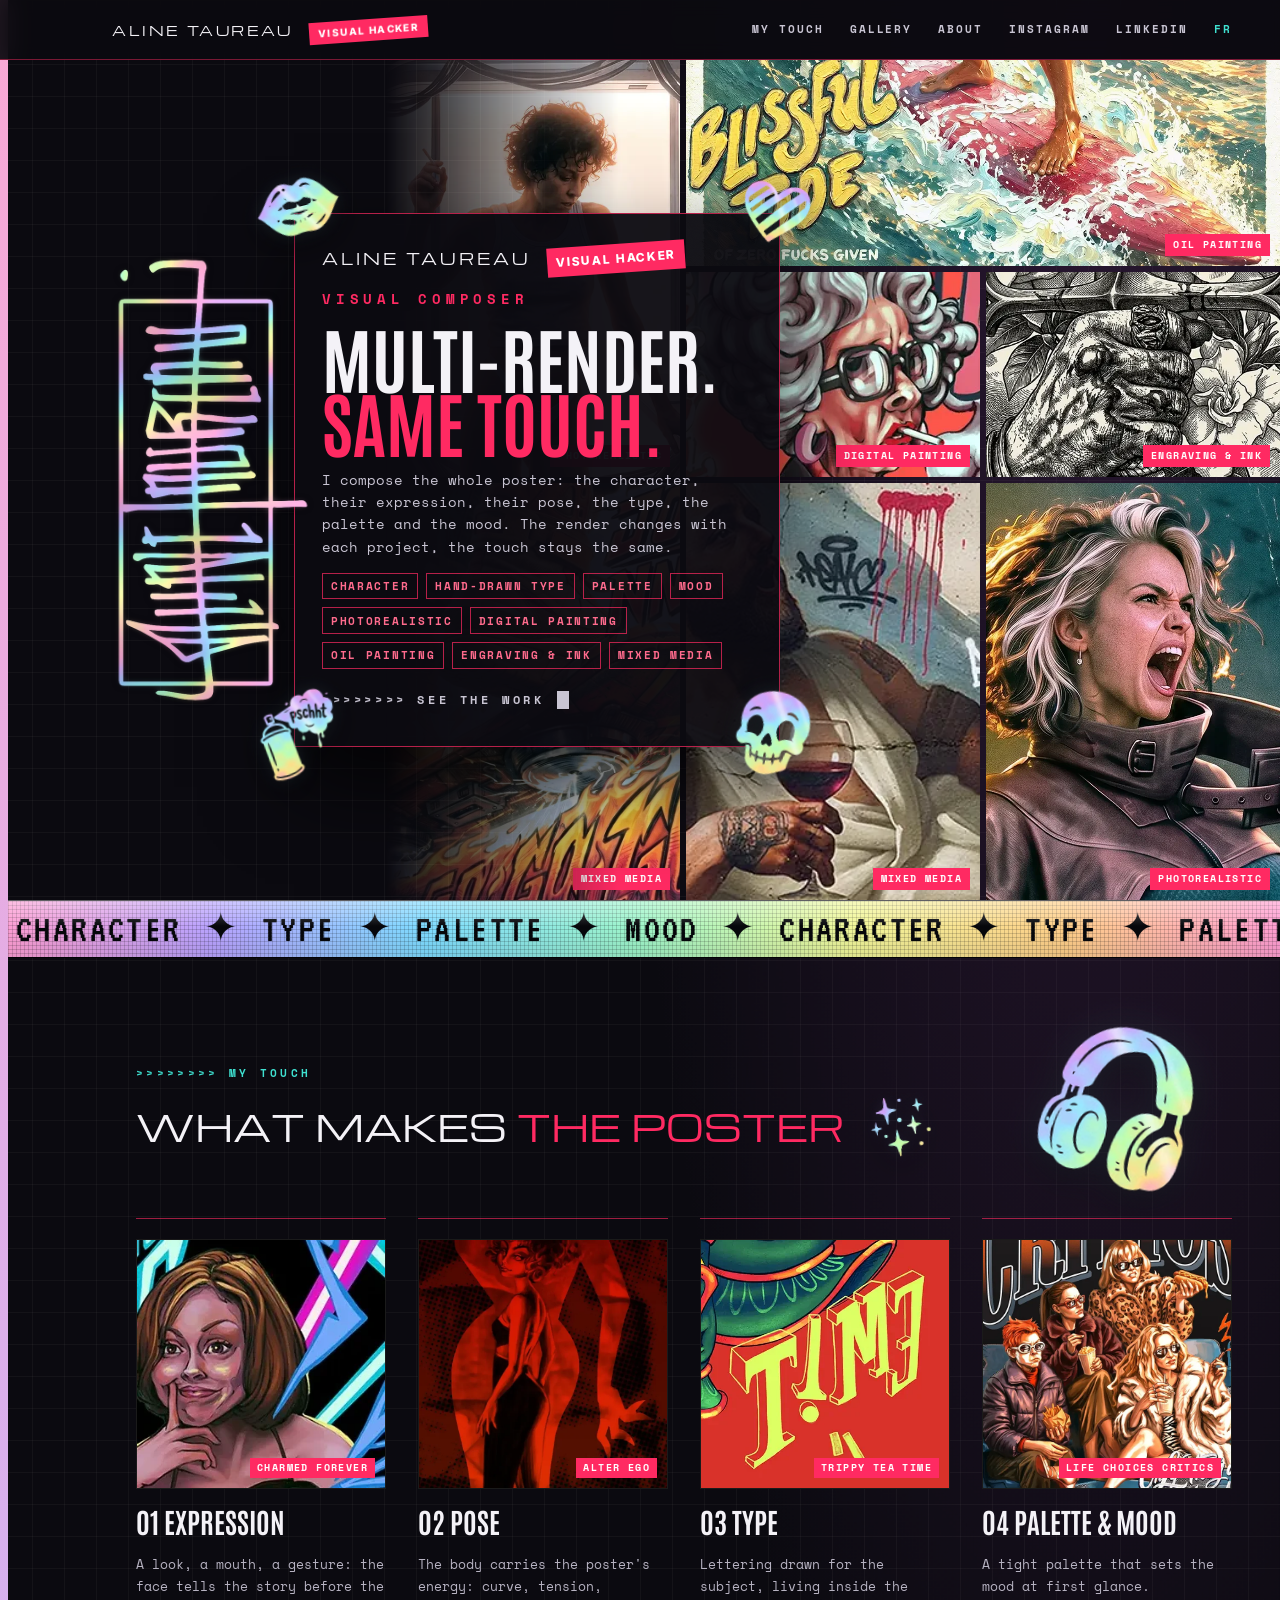
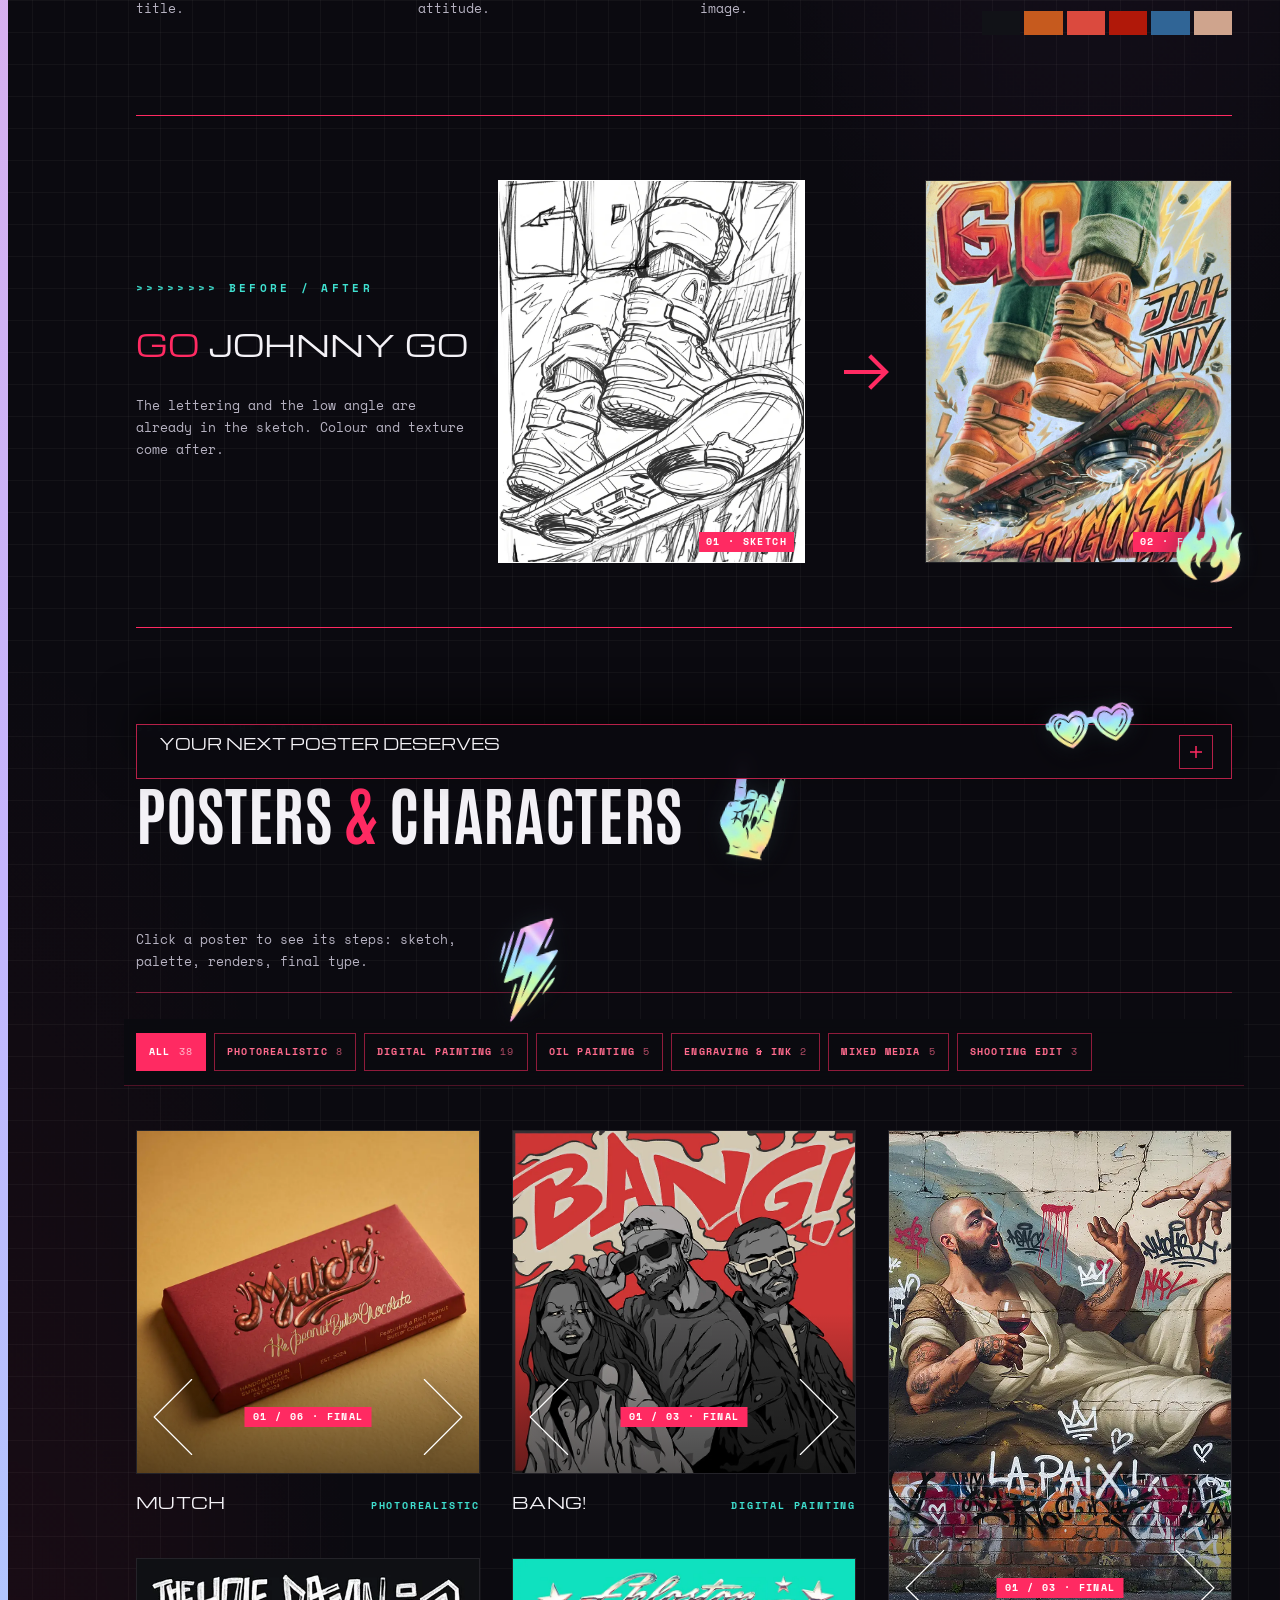
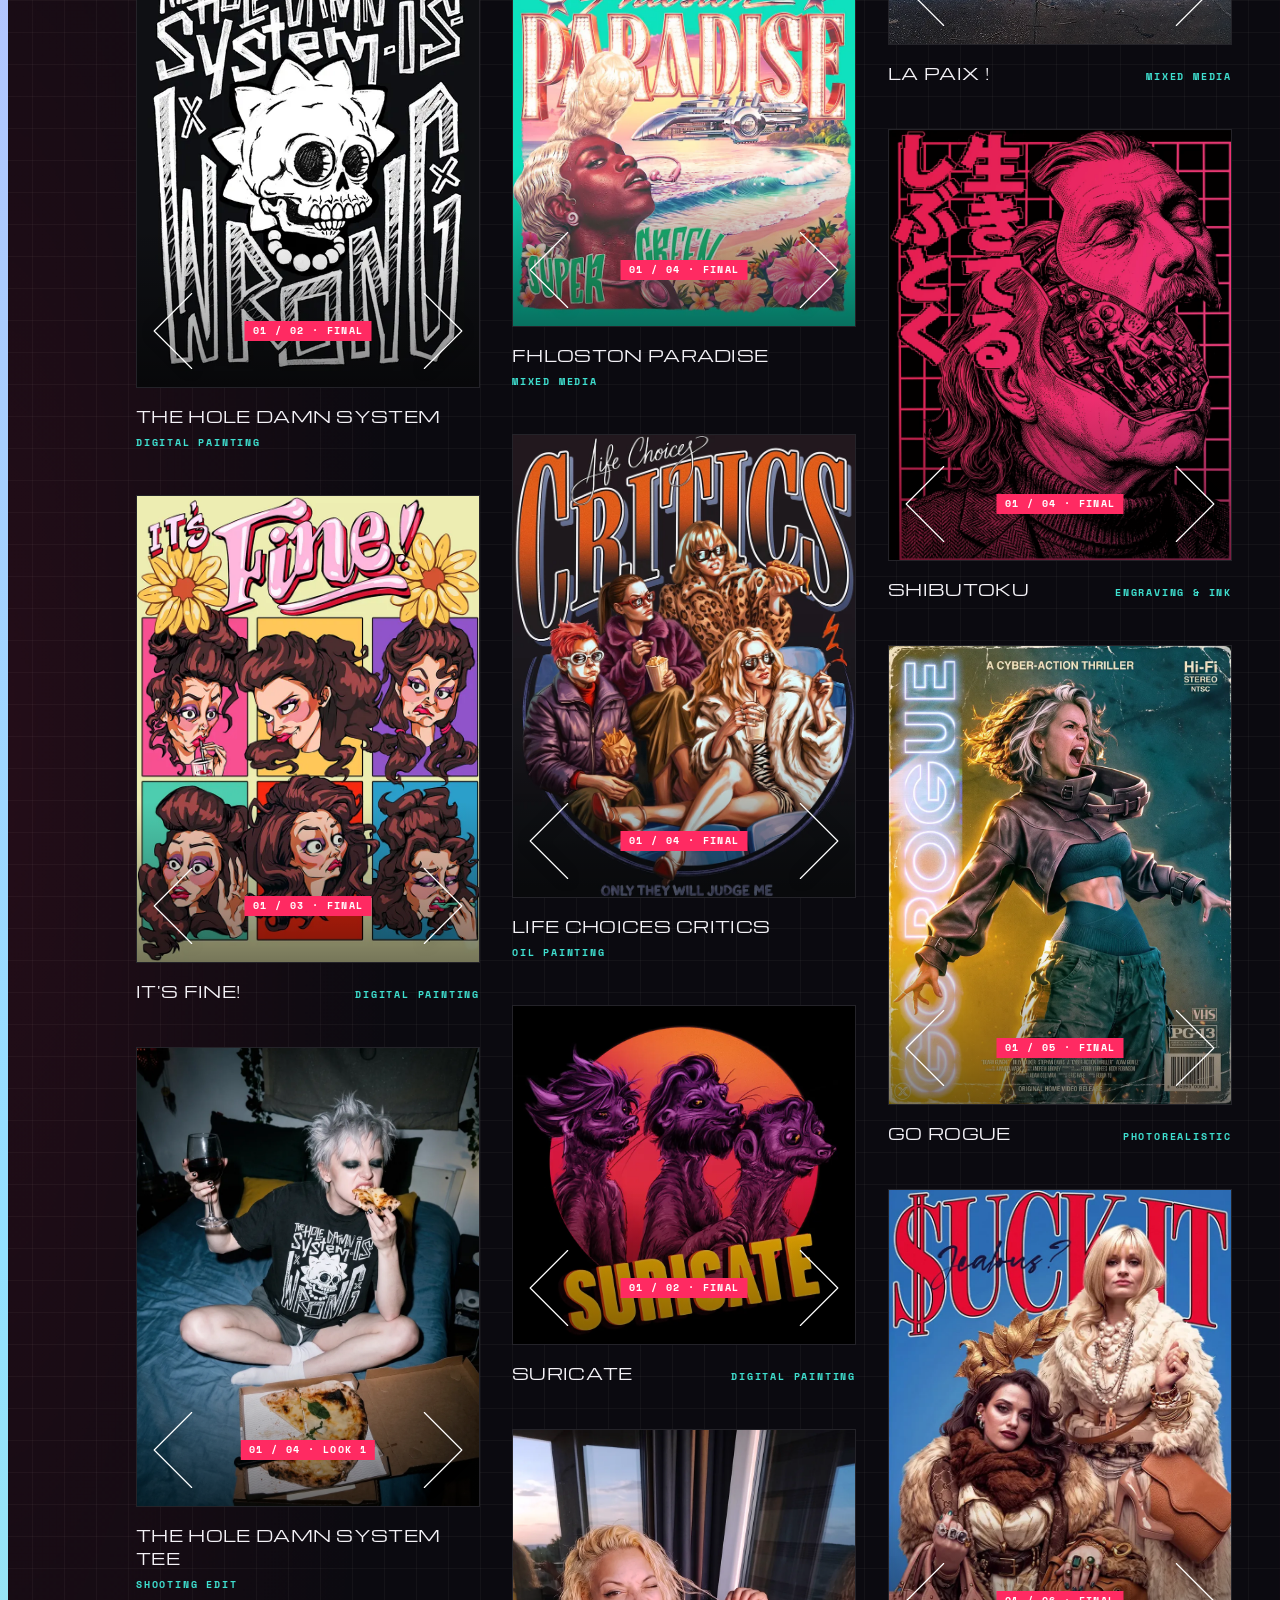
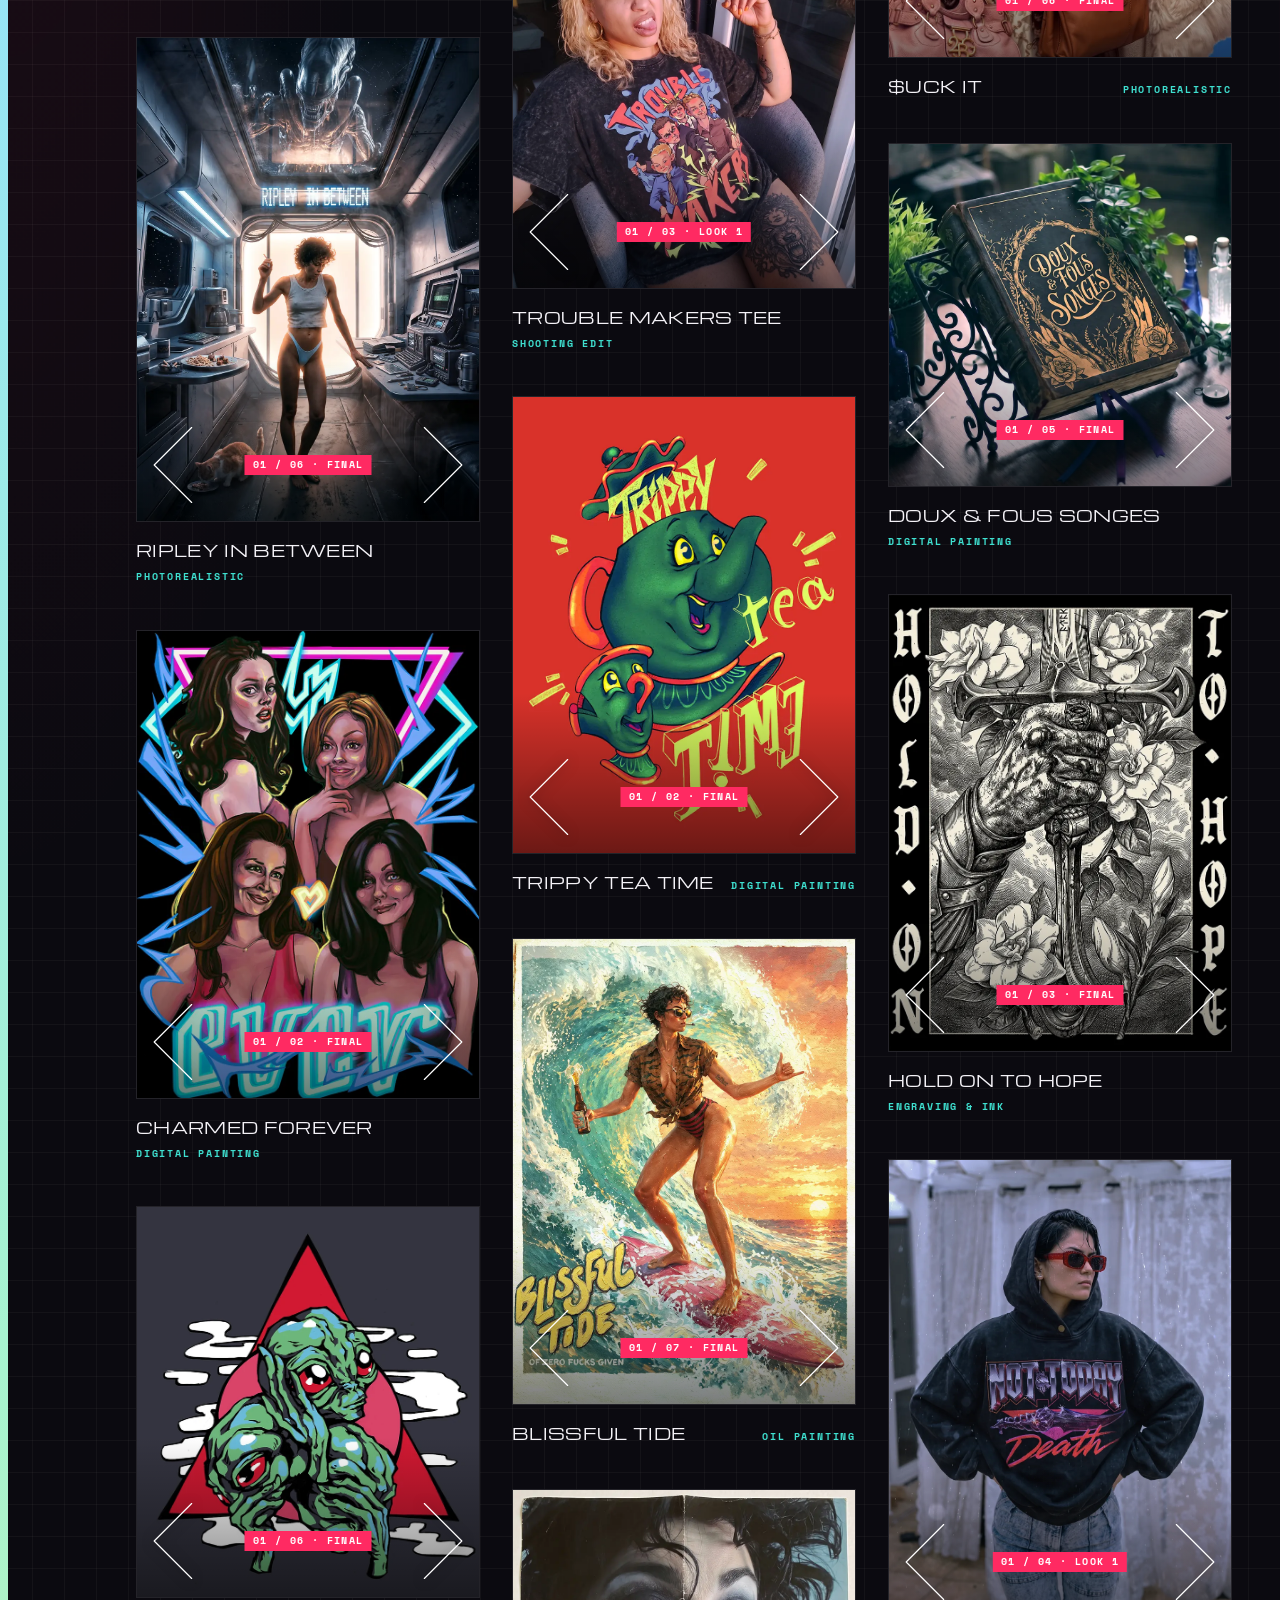
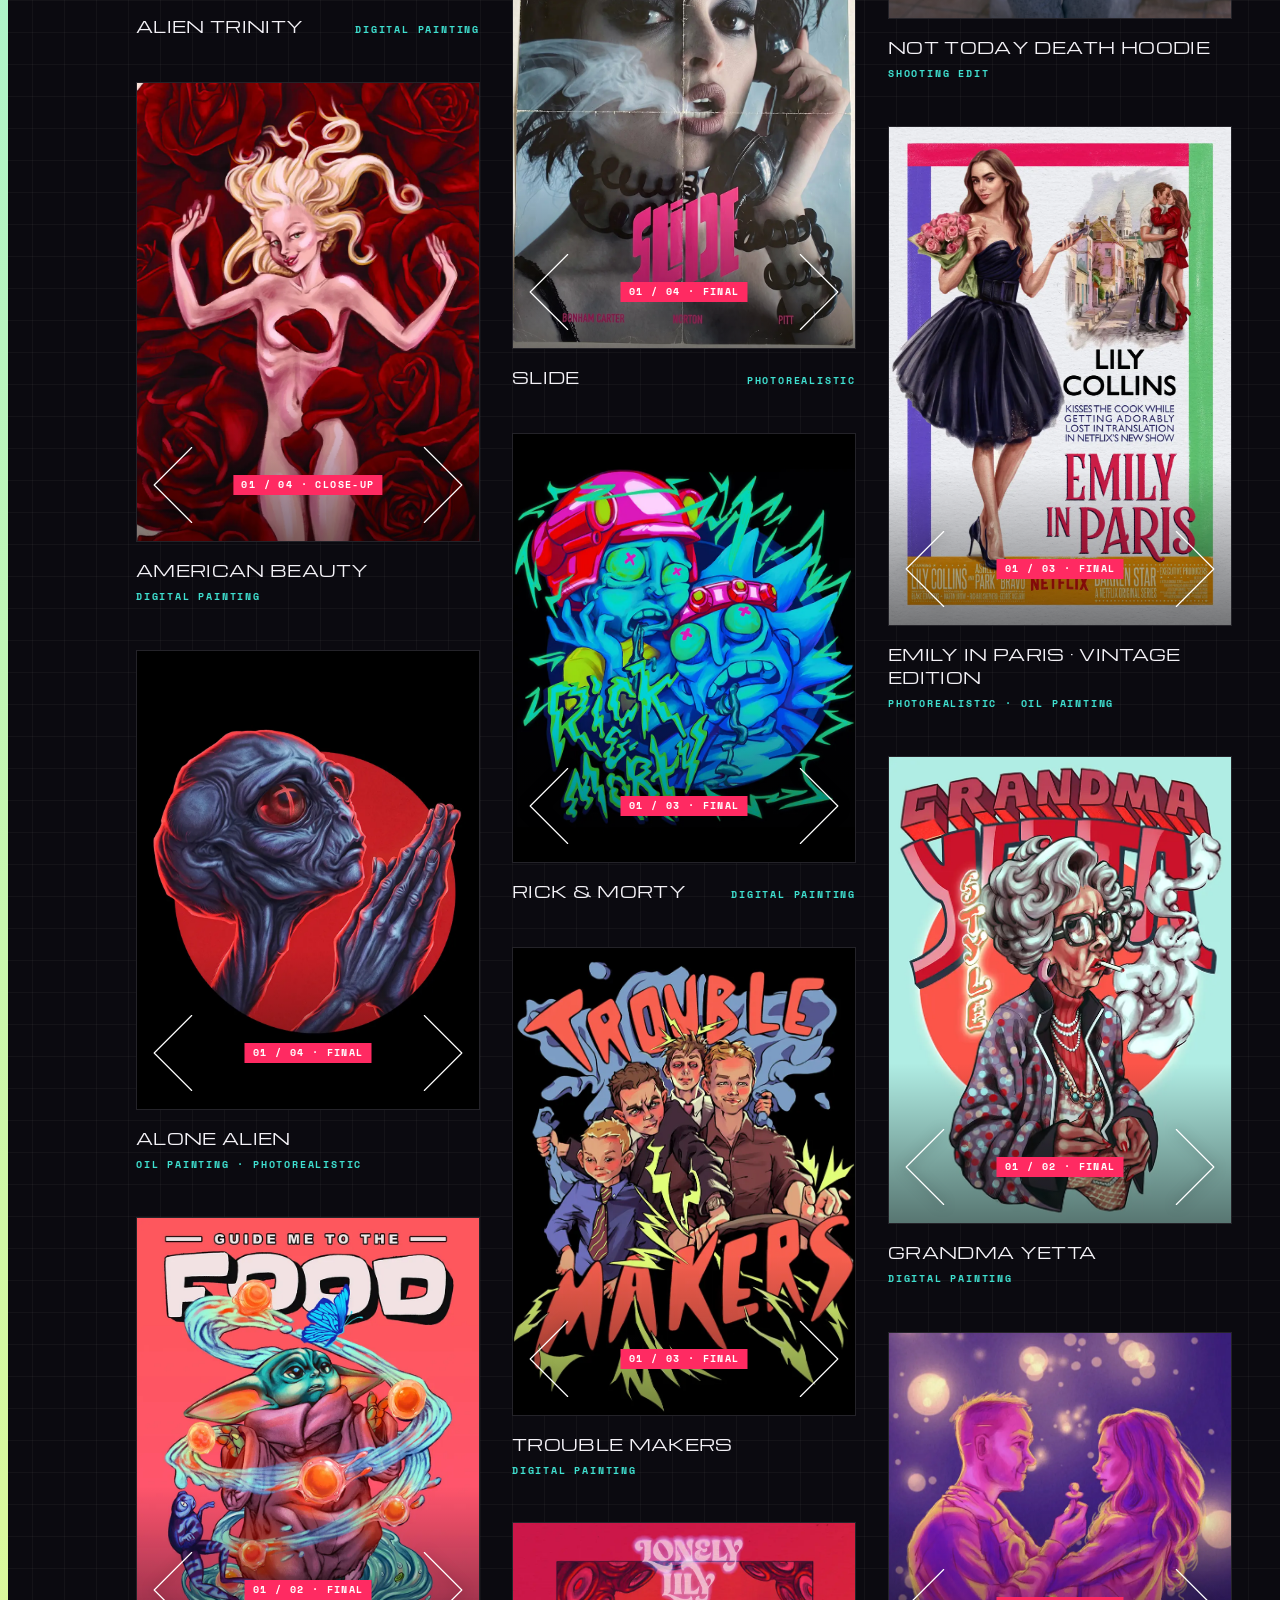
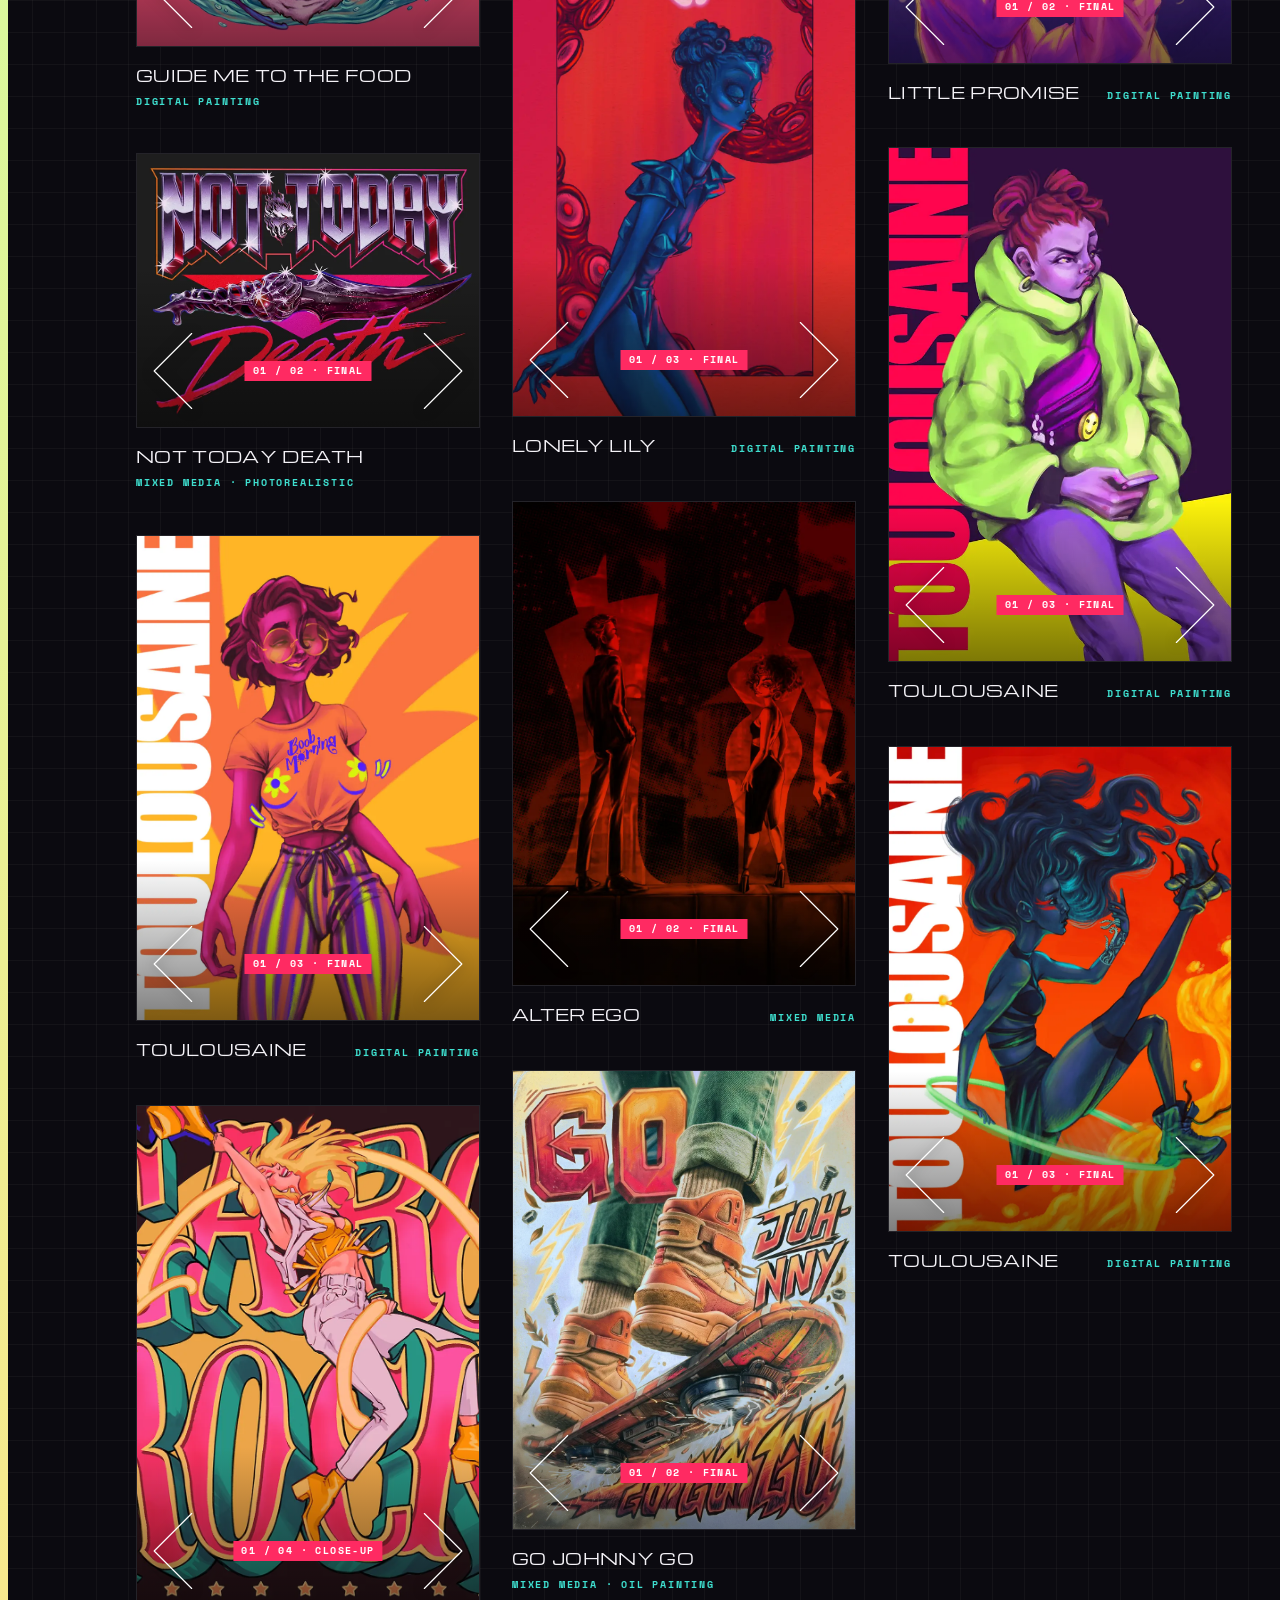
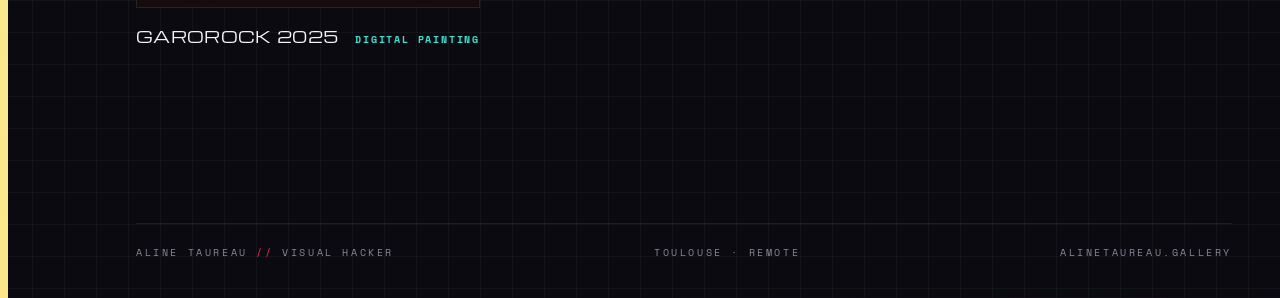
<file: test-v3/en/index.html>
<!doctype html>
<html lang="en">
<head>
<meta charset="utf-8">
<meta name="robots" content="noindex">
<script async src="https://www.googletagmanager.com/gtag/js?id=G-61VN6WC6R4"></script>
<script>window.dataLayer = window.dataLayer || []; function gtag(){dataLayer.push(arguments);} gtag('js', new Date()); gtag('config', 'G-61VN6WC6R4');</script>
<meta name="viewport" content="width=device-width, initial-scale=1">
<title>Aline Taureau · Gallery</title>
<meta name="description" content="Aline Taureau, Visual Hacker: illustrator, poster artist and art director based in Toulouse, France. Digital painting, AI posters hand-retouched, from sketch to print-ready file.">
<meta property="og:title" content="Aline Taureau · Gallery"><meta property="og:description" content="Illustrator, poster artist, art director. From sketch to final visual."><meta property="og:image" content="https://alinetaureau.gallery/assets/preview.jpg">
<link rel="alternate" hreflang="fr" href="https://alinetaureau.gallery/"><link rel="alternate" hreflang="en" href="https://alinetaureau.gallery/en/">
<link rel="icon" href="/favicon.ico" sizes="48x48"><link rel="icon" type="image/png" sizes="192x192" href="/icon-192.png"><link rel="apple-touch-icon" href="/apple-touch-icon.png">
<meta name="theme-color" content="#0b0a10">
<link rel="preconnect" href="https://fonts.googleapis.com">
<link rel="preconnect" href="https://fonts.gstatic.com" crossorigin>
<link href="https://fonts.googleapis.com/css2?family=Antonio:wght@500;700&family=Michroma&family=Space+Mono:wght@400;700&family=Inter:wght@700;800&family=VT323&display=swap" rel="stylesheet">
<style>

body{margin:0;background:#0b0a10}



.h3-sec{container-type:inline-size;container-name:h3;position:relative}
.h3-wrap{position:relative;display:flex;align-items:center;min-height:940px;padding:56px 40px 56px 48px;box-sizing:border-box}
.h3-logo{flex:0 0 210px;width:210px;height:auto;position:relative;z-index:3;margin-right:-24px}
.h3-panel{position:relative;flex:0 0 560px;box-sizing:border-box;padding:44px;z-index:2;margin-right:-60px;background:rgba(11,10,16,.95);border:1px solid rgba(255,42,98,.7);box-shadow:0 40px 80px rgba(0,0,0,.7);display:flex;flex-direction:column;gap:20px}
.h3-mos{flex:1 1 0;min-width:0;height:820px;display:grid;grid-template-columns:repeat(3,1fr);grid-template-rows:repeat(4,1fr);grid-template-areas:"r b b" "r y h" "j l g" "j l g";gap:6px}
.h3-tile{position:relative;overflow:hidden;background:#000}
.h3-tile img{width:100%;height:100%;object-fit:cover;display:block}
.h3-pill{position:absolute;right:10px;bottom:10px;font:700 10px/1 'Space Mono',monospace;letter-spacing:.14em;text-transform:uppercase;background:#ff2a62;color:#fff;padding:6px 8px;white-space:nowrap}
.h3-shade{display:none}
.h3-stk{position:absolute;height:auto;filter:drop-shadow(0 8px 16px rgba(0,0,0,.65));pointer-events:none;z-index:4}
.h3-c1{width:110px;left:-52px;top:-50px;transform:rotate(-14deg)}
.h3-c2{width:92px;right:-42px;top:-44px;transform:rotate(14deg)}
.h3-c3{width:108px;left:-50px;bottom:-48px;transform:rotate(-8deg)}
.h3-c4{width:104px;right:-46px;bottom:-46px;transform:rotate(12deg)}
.h3-tag{font:700 11px/1 'Space Mono',monospace;letter-spacing:.16em;text-transform:uppercase;color:#ff6b8d;border:1px solid rgba(255,42,98,.7);padding:9px 12px;display:inline-block}
.h3-h1{margin:0;font-family:Antonio,sans-serif;font-weight:700;font-size:80px;line-height:.9;text-transform:uppercase;color:#f4f2f7}
.h3-cta{font:700 12px/1 'Space Mono',monospace;letter-spacing:.3em;text-transform:uppercase;color:#c9c5d3;text-decoration:none;display:inline-flex;align-items:center;gap:12px;min-height:44px;transition:color .15s}
.h3-cta .h3-cur{display:inline-block;width:12px;height:18px;background:#c9c5d3;animation:h3blink 1.1s steps(1) infinite}
.h3-cta:hover,.h3-cta:focus-visible{color:#ff2a62;text-shadow:0 0 14px rgba(255,42,98,.75)}
.h3-cta:hover .h3-cur,.h3-cta:focus-visible .h3-cur{background:#ff2a62;box-shadow:0 0 14px rgba(255,42,98,.8)}
@keyframes h3blink{50%{opacity:0}}
@media (prefers-reduced-motion: reduce){.h3-cta .h3-cur{animation:none}}

@container h3 (max-width: 1100px){
.h3-wrap{flex-direction:column;justify-content:center;gap:28px;min-height:0;padding:72px 24px}
.h3-mos{position:absolute;inset:0;height:auto;z-index:0}
.h3-shade{display:block;position:absolute;inset:0;z-index:1;background:linear-gradient(rgba(11,10,16,.45),rgba(11,10,16,.7))}
.h3-pill{display:none}
.h3-mos{gap:0}
.h3-logo{flex:none;width:150px;margin:0}
.h3-panel{flex:none;width:100%;max-width:640px;margin:0}
.h3-h1{font-size:64px}

}
@container h3 (max-width: 560px){
.h3-wrap{padding:56px 18px}
.h3-logo{width:120px}
.h3-panel{padding:30px 22px;gap:16px}
.h3-h1{font-size:50px}
.h3-c1,.h3-c3{width:72px;left:-14px}.h3-c2,.h3-c4{width:66px;right:-12px}
.h3-c1,.h3-c2{top:-34px}.h3-c3,.h3-c4{bottom:-34px}
}


@container h3 (max-width: 560px){.h3-idrow{display:none !important}}



.p3-pil{border-top:1px solid rgba(255,42,98,.6);padding-top:20px;display:flex;flex-direction:column;gap:14px}
.p3-sq{position:relative;aspect-ratio:1 / 1;overflow:hidden;border:1px solid rgba(255,255,255,.1);background:#000}
.p3-sq img{width:100%;height:100%;object-fit:cover;display:block}
.p3-lab{position:absolute;right:10px;bottom:10px;font:700 10px/1 'Space Mono',monospace;letter-spacing:.14em;text-transform:uppercase;background:#ff2a62;color:#fff;padding:5px 7px;white-space:nowrap}
.p3-sw{flex:1 1 0;height:24px}
.p3-stk{height:auto;filter:drop-shadow(0 8px 16px rgba(0,0,0,.6));pointer-events:none}


.a6-sec{max-width:1340px;margin:0 auto;box-sizing:border-box;padding:0 48px;font-family:'Space Mono',monospace;color:#f4f2f7}
.a6-wrap{position:relative;border-top:1px solid #ff2a62;border-bottom:1px solid #ff2a62;padding:64px 0;display:grid;grid-template-columns:330px minmax(0,1fr) 56px minmax(0,1fr);gap:32px;align-items:center}
.a6-txt{display:flex;flex-direction:column;gap:14px}
.a6-ttl{display:flex;align-items:center;gap:14px}
.a6-pen{width:66px;height:auto;flex:none;transform:rotate(-16deg)}
.a6-fig{position:relative;aspect-ratio:4 / 5;overflow:hidden;border:1px solid rgba(255,255,255,.1);margin:0}
.a6-fig img{width:100%;height:100%;object-fit:cover;display:block}
.a6-lab{position:absolute;right:10px;bottom:10px;font:700 10px/1 'Space Mono',monospace;letter-spacing:.14em;text-transform:uppercase;background:#ff2a62;color:#fff;padding:5px 7px;white-space:nowrap}
.a6-arr{width:56px;height:56px}
.a6-stk{height:auto;filter:drop-shadow(0 8px 16px rgba(0,0,0,.6));pointer-events:none}
.a6-flame{position:absolute;width:100px;right:-30px;bottom:30px;transform:rotate(10deg)}

.g6-sec{font-family:'Space Mono',monospace;color:#f4f2f7;width:100%;box-sizing:border-box;padding:96px 48px 0}
.g6-in{max-width:1240px;margin:0 auto}
.g6-head{display:flex;flex-wrap:wrap;align-items:flex-end;justify-content:space-between;gap:24px;border-bottom:1px solid rgba(255,42,98,.45);padding-bottom:20px}
.g6-ttl{display:flex;align-items:center;gap:20px}
.g6-h2{margin:0;font-family:Antonio,sans-serif;font-weight:700;font-size:64px;line-height:.95;text-transform:uppercase;letter-spacing:.01em}
.g6-desc{position:relative;display:flex;align-items:flex-end;gap:12px;max-width:440px}
.g6-desc p{margin:0;font-size:13px;line-height:1.7;color:#b7b3c2}
.g6-eye{width:92px;flex:none;margin-bottom:-58px;position:relative;z-index:2;transform:rotate(-8deg)}
.g6-stk{flex:none;height:auto;filter:drop-shadow(0 8px 16px rgba(0,0,0,.6));pointer-events:none}
.g6-filters{display:flex;flex-direction:column;gap:14px;padding:28px 0 48px}
.g6-row{display:flex;align-items:center;gap:10px}
.g6-rl{flex:none;width:92px;font:700 10px/1 'Space Mono',monospace;letter-spacing:.24em;color:#8b8796}
.g6-chips{display:flex;flex-wrap:wrap;gap:10px}
.g3-chip{font:700 11px/1 'Space Mono',monospace;letter-spacing:.14em;text-transform:uppercase;padding:0 14px;min-height:40px;border:1px solid rgba(255,42,98,.55);color:#ff6b8d;background:transparent;cursor:pointer;display:inline-flex;align-items:center;gap:8px;white-space:nowrap;flex:none}
.g3-chip:hover{border-color:#ff2a62;color:#fff}
.g3-chip.on{background:#ff2a62;border-color:#ff2a62;color:#fff}
.g3-chip .g3n{opacity:.7;font-weight:400}
.g6-grid{columns:2 420px;column-gap:48px}
.g6-card{break-inside:avoid;margin:0 0 56px}
.g6-frame{position:relative;overflow:hidden;border:1px solid rgba(255,255,255,.08);background:#111017}
.g6-frame>img{width:100%;height:auto;display:block}
.g6-shade{position:absolute;left:0;right:0;bottom:0;height:160px;background:linear-gradient(transparent,rgba(0,0,0,.5));pointer-events:none}
.g6-nav{position:absolute;bottom:6px;width:132px;height:132px;display:grid;place-items:center;padding:0;border:0;background:transparent;color:#fff;cursor:pointer;filter:drop-shadow(0 1px 6px rgba(0,0,0,.5));transition:transform .25s,color .2s}
.g6-nav svg{width:132px;height:132px}
.g6-nav.p{left:-18px}.g6-nav.n{right:-18px}
.g6-nav.p:hover{transform:translateX(-3px);color:#ff2a62}.g6-nav.n:hover{transform:translateX(3px);color:#ff2a62}
.g6-step{position:absolute;left:50%;bottom:72px;transform:translate(-50%,50%);font:700 10px/1 'Space Mono',monospace;letter-spacing:.14em;text-transform:uppercase;background:#ff2a62;color:#fff;padding:5px 8px;white-space:nowrap}
.g6-cap{display:flex;flex-wrap:wrap;justify-content:space-between;align-items:baseline;gap:8px 16px;padding-top:16px}
.g6-cap h3{margin:0;font-family:Michroma,sans-serif;font-weight:400;font-size:20px;letter-spacing:.02em;text-transform:uppercase}
.g6-cap span{font:700 10px/1.6 'Space Mono',monospace;letter-spacing:.18em;text-transform:uppercase;color:#3fe0d0}
.g6-more{font:700 12px/1 'Space Mono',monospace;letter-spacing:.2em;text-transform:uppercase;color:#f4f2f7;background:transparent;border:1px solid rgba(244,242,247,.35);min-height:52px;padding:0 28px;cursor:pointer}
.g6-more:hover{border-color:#ff2a62;color:#ff2a62}
.g6-contact{position:relative;border:1px solid rgba(255,42,98,.6);padding:48px 56px;margin-bottom:72px;display:flex;flex-wrap:wrap;gap:32px 64px;align-items:center;justify-content:space-between}
.g6-ct{flex:1 1 520px;min-width:0}
.g6-ctt{display:flex;flex-wrap:wrap;align-items:center;gap:12px 24px;margin-bottom:16px}
.g6-ctt h2{margin:0;flex:1 1 300px;min-width:0;font-family:Michroma,sans-serif;font-weight:400;font-size:30px;line-height:1.2;text-transform:uppercase}
.g6-glasses{width:170px;margin:-40px 0;transform:rotate(-10deg)}
.g6-links{display:flex;flex-direction:column;gap:10px;font:700 14px/1.4 'Space Mono',monospace;min-width:0}
.g6-links a{text-decoration:none;overflow-wrap:anywhere}

a{color:#3fe0d0}a:hover{color:#ff2a62}
html{scroll-behavior:smooth}
.pg{position:relative;width:100%;overflow-x:clip;container-type:inline-size;container-name:pg;background-color:#0b0a10;background-image:radial-gradient(ellipse 55% 30% at 85% 0%,rgba(150,70,170,.22),transparent 70%),radial-gradient(ellipse 45% 25% at 0% 40%,rgba(255,42,98,.10),transparent 70%),linear-gradient(rgba(255,255,255,.035) 1px,transparent 1px),linear-gradient(90deg,rgba(255,255,255,.035) 1px,transparent 1px);background-size:100% 100%,100% 100%,32px 32px,32px 32px;font-family:'Space Mono',monospace;color:#f4f2f7}
.pg-prism{position:fixed;left:0;top:0;bottom:0;width:8px;background:linear-gradient(#f9a8d4,#c4b5fd 25%,#93e1ff 45%,#a7f3d0 62%,#d9f99d 80%,#fde68a);z-index:58}

.pg-fl{position:fixed;z-index:61;left:0;top:0;display:block;transform-origin:0 0;opacity:0;pointer-events:none;will-change:transform}
.pg-fl img{display:block;height:auto}
.pg-fl.pop img{animation:pgpop .55s cubic-bezier(.2,.8,.2,1)}
@keyframes pgpop{0%{transform:rotate(0);filter:brightness(1)}35%{transform:rotate(-7deg);filter:brightness(1.9) saturate(1.6)}70%{transform:rotate(2deg)}100%{transform:rotate(0);filter:brightness(1)}}
.pg-fl:hover img{filter:brightness(1.25)}
.pg-on .h3-logo{visibility:hidden}
.pg-bar{position:sticky;top:0;z-index:60;box-sizing:border-box;min-height:72px;padding:0 48px 0 112px;display:flex;align-items:center;gap:12px 40px;background:rgba(11,10,16,.92);border-bottom:1px solid rgba(255,42,98,.45);backdrop-filter:blur(10px)}
.pg-id{display:flex;align-items:center;gap:16px;text-decoration:none;white-space:nowrap}
.pg-nav{display:flex;flex-wrap:wrap;align-items:center;gap:26px}
.pg-nl{font:700 11px/1 'Space Mono',monospace;letter-spacing:.18em;text-transform:uppercase;text-decoration:none;color:#c9c5d3;display:inline-flex;align-items:center;min-height:44px}
.pg-nl:hover{color:#ff2a62}
.pg-burger{display:none;margin-left:auto;align-items:center;gap:10px;min-height:44px;min-width:44px;justify-content:center;padding:0 4px;background:transparent;border:0;color:#f4f2f7;font:700 11px/1 'Space Mono',monospace;letter-spacing:.2em;cursor:pointer}
.pg-main{padding-left:88px}

/* stickers holo : immobiles 7 s, tour de couleurs, immobiles 4 s, tour de couleurs, et on recommence (cycle 14,2 s) */
@keyframes holoD{
0%,49.3%{filter:drop-shadow(0 8px 16px rgba(0,0,0,.6)) hue-rotate(0deg) saturate(1) brightness(1)}
53.5%{filter:drop-shadow(0 8px 16px rgba(0,0,0,.6)) hue-rotate(170deg) saturate(1.5) brightness(1.18)}
57.7%{filter:drop-shadow(0 8px 16px rgba(0,0,0,.6)) hue-rotate(320deg) saturate(1.6) brightness(1.05)}
60.6%,88.7%{filter:drop-shadow(0 8px 16px rgba(0,0,0,.6)) hue-rotate(360deg) saturate(1) brightness(1)}
93%{filter:drop-shadow(0 8px 16px rgba(0,0,0,.6)) hue-rotate(530deg) saturate(1.5) brightness(1.18)}
97.2%{filter:drop-shadow(0 8px 16px rgba(0,0,0,.6)) hue-rotate(680deg) saturate(1.6) brightness(1.05)}
100%{filter:drop-shadow(0 8px 16px rgba(0,0,0,.6)) hue-rotate(720deg) saturate(1) brightness(1)}}
.h3-stk,.p3-stk,.a6-stk,.g6-stk{animation:holoD 14.2s linear infinite}
.h3-c2,.a6-flame,.g6-eye{animation-delay:.15s}.h3-c3,.p6-cas,.g6-glasses{animation-delay:.3s}.h3-c4,.a6-pen,.g6-rock{animation-delay:.45s}
@media (prefers-reduced-motion: reduce){.h3-stk,.p3-stk,.a6-stk,.g6-stk,.pg-fl.pop img{animation:none}}

@container pg (max-width: 1100px){
.pg-bar{padding:0 12px 0 80px;gap:10px}
.pg-nav{display:none}
.pg-burger{display:inline-flex}
.pg-main{padding-left:64px}
#patte,.g6-sec,.a6-sec{padding-left:20px !important;padding-right:20px !important}
.p6-star{display:none !important}
.p6-hd{flex-wrap:nowrap !important;align-items:center !important}
.p6-cas{width:130px !important;margin:-20px 0 !important}
.a6-wrap{grid-template-columns:minmax(0,1fr) 40px minmax(0,1fr);gap:16px}
.a6-txt{grid-column:1 / -1;margin-bottom:8px}
.a6-arr{width:40px;height:40px}
.a6-flame{width:80px;right:-8px;bottom:-24px}
.g6-h2{font-size:52px}
}
@container pg (max-width: 560px){
.pg-bar{padding:0 8px 0 64px}
.pg-badge,.pg-bt{display:none !important}
.pg-name{font-size:12px !important;letter-spacing:.16em !important}
.pg-main{padding-left:52px}
#patte{padding-top:64px !important;padding-bottom:56px !important}
#patte h2{font-size:21px !important}
.p6-cas{width:84px !important;margin:-10px 0 !important}
#patte h3{font-size:21px !important}
#patte .p3-pil p{font-size:12px !important;line-height:1.6 !important}
.a6-wrap{padding:44px 0;gap:10px}
.a6-h2{font-size:22px !important}
.a6-pen{width:56px}
.a6-p{font-size:12px !important}
.a6-arr{width:26px;height:26px}
.a6-lab{font-size:8px;letter-spacing:.1em;padding:4px 5px;right:6px;bottom:6px}
.a6-flame{width:58px;right:-4px;bottom:-22px}
.g6-sec{padding-top:64px !important}
.g6-h2{font-size:38px}
.g6-rock{width:56px !important}
.g6-ttl{gap:8px}
.g6-desc p{font-size:12px}
.g6-eye{width:70px;margin-bottom:-44px}
.g6-filters{padding:22px 0 32px;gap:12px}
.g6-row{flex-direction:column;align-items:stretch;gap:8px}
.g6-rl{width:auto;font-size:9px}
.g6-chips{flex-wrap:nowrap;overflow-x:auto;gap:6px;padding-bottom:2px;scrollbar-width:none;-webkit-mask-image:linear-gradient(90deg,#000 85%,transparent);mask-image:linear-gradient(90deg,#000 85%,transparent)}
.g6-chips::-webkit-scrollbar{display:none}
.g3-chip{font-size:10px;letter-spacing:.1em;min-height:36px;padding:0 11px}
.g6-card{margin-bottom:40px}
.g6-nav{width:84px;height:84px}.g6-nav svg{width:84px;height:84px}
.g6-nav.p{left:-5px}.g6-nav.n{right:-5px}
.g6-step{bottom:48px;font-size:9px;letter-spacing:.1em}
.g6-cap{padding-top:12px}
.g6-cap h3{font-size:15px}
.g6-cap span{font-size:9px;letter-spacing:.12em}
.g6-contact{padding:30px 20px 28px;gap:22px;margin-bottom:48px}
.g6-ct{flex-basis:100%}
.g6-ctt h2{font-size:21px;flex-basis:100%}
.g6-glasses{width:96px;margin:-6px 0 -10px}
.g6-contact p{font-size:12px !important}
.g6-links{font-size:12px}
}

.mp-wrap{padding:28px 48px;background:#0b0a10}
.mp-screen{position:relative;overflow:hidden;border-radius:6px;background:#07080c;border:1px solid rgba(255,255,255,.14);box-shadow:inset 0 0 0 3px #0f1118,inset 0 0 30px rgba(0,0,0,.9),0 0 30px rgba(147,225,255,.08);padding:16px 0}
.mp-track{display:flex;width:max-content;white-space:nowrap;animation:mpslow 160s linear infinite}
.mp-track span{font-family:VT323,'Space Mono',monospace;font-size:64px;line-height:1;letter-spacing:.06em;text-transform:uppercase;padding:0 22px;background:linear-gradient(90deg,#f9a8d4,#c4b5fd,#93e1ff,#a7f3d0,#d9f99d,#fde68a,#ff9ec4,#f9a8d4);background-size:300% 100%;-webkit-background-clip:text;background-clip:text;color:transparent;animation:mphue 6s linear infinite;filter:drop-shadow(0 0 6px rgba(147,225,255,.45))}
.mp-track span.s{padding:0 6px}
@keyframes mpslow{from{transform:translateX(-50%)}to{transform:translateX(0)}}
@keyframes mphue{from{background-position:0% 0}to{background-position:300% 0}}
.mp-grid{position:absolute;inset:0;pointer-events:none;background-image:linear-gradient(rgba(7,8,12,.85) 1px,transparent 1px),linear-gradient(90deg,rgba(7,8,12,.85) 1px,transparent 1px);background-size:4px 4px}
.mp-scan{position:absolute;inset:0;pointer-events:none;background:linear-gradient(180deg,rgba(255,255,255,.06),transparent 40%,transparent 60%,rgba(255,255,255,.04));mix-blend-mode:screen}
@media (prefers-reduced-motion: reduce){.mp-track,.mp-track span{animation:none}}

.g6-filters{position:sticky;top:72px;z-index:40;display:block;margin:0 -12px 44px;padding:14px 12px;background:rgba(11,10,16,.9);backdrop-filter:blur(10px);border-bottom:1px solid rgba(255,42,98,.28)}
.g6-head{margin-bottom:26px}
.g6-eye{z-index:41}
.g6-chips{display:flex;flex-wrap:wrap;gap:8px}
.g3-chip{font-size:10px;letter-spacing:.12em;min-height:38px;padding:0 12px;transition:background .2s,color .2s,border-color .2s,transform .15s}
.g3-chip:active{transform:scale(.94)}
.g3-chip.on{animation:g7pop .35s cubic-bezier(.3,1.6,.5,1)}
.g7-gap{margin-left:16px;position:relative}
.g7-gap::before{content:"";position:absolute;left:-13px;top:9px;bottom:9px;width:1px;background:rgba(255,42,98,.55)}
@keyframes g7pop{0%{transform:scale(.88)}100%{transform:scale(1)}}
.g6-card{animation-duration:.6s;animation-timing-function:cubic-bezier(.2,.8,.2,1);animation-fill-mode:both}
@keyframes g7inA{from{opacity:0;transform:translateY(28px) scale(.96);clip-path:inset(22% 0 0 0)}to{opacity:1;transform:none;clip-path:inset(0 0 0 0)}}
@keyframes g7inB{from{opacity:0;transform:translateY(28px) scale(.96);clip-path:inset(22% 0 0 0)}to{opacity:1;transform:none;clip-path:inset(0 0 0 0)}}
@media (prefers-reduced-motion: reduce){.g6-card{animation:none !important}}
@container pg (max-width: 1100px){
.mp-wrap{padding:20px}
.mp-track span{font-size:48px}
.g6-filters{margin:0 -20px 36px;padding:10px 20px}
.g6-chips{flex-wrap:nowrap;overflow-x:auto;gap:6px;scrollbar-width:none;-webkit-mask-image:linear-gradient(90deg,#000 88%,transparent);mask-image:linear-gradient(90deg,#000 88%,transparent)}
.g6-chips::-webkit-scrollbar{display:none}
}
@container pg (max-width: 560px){
.mp-track span{font-size:40px;padding:0 14px}
.g3-chip{min-height:36px;padding:0 11px}
}

.mp-wrap{padding:0;margin-left:-88px}
.mp-screen{border-radius:0;border-left:0;border-right:0}
.mp2-screen{position:relative;overflow:hidden;padding:14px 0;background:linear-gradient(90deg,#ff9ed2,#b9a4ff,#7fdcff,#9ff5c9,#f2f79a,#ffcf8a,#ff9ed2,#b9a4ff);background-size:300% 100%;animation:mphue 12s linear infinite;border-top:1px solid rgba(255,255,255,.35);border-bottom:1px solid rgba(0,0,0,.6);box-shadow:inset 0 0 36px rgba(255,255,255,.35),inset 0 -10px 24px rgba(0,0,0,.18)}
.mp2-track span{background:none;color:#07080c;-webkit-background-clip:border-box;background-clip:border-box;filter:none;animation:none;text-shadow:0 0 1px rgba(7,8,12,.6)}
.mp2-grid{position:absolute;inset:0;pointer-events:none;background-image:linear-gradient(rgba(7,8,12,.16) 1px,transparent 1px),linear-gradient(90deg,rgba(7,8,12,.16) 1px,transparent 1px);background-size:4px 4px}
.mp2-gloss{position:absolute;inset:0;pointer-events:none;background:linear-gradient(180deg,rgba(255,255,255,.35),rgba(255,255,255,0) 45%,rgba(0,0,0,.08))}
@media (prefers-reduced-motion: reduce){.mp2-screen{animation:none}}
@container pg (max-width: 1100px){
.mp-wrap{margin-left:-64px}
.h3-sec{margin-left:-64px}
}
@container pg (max-width: 560px){
.mp-wrap{margin-left:-52px}
.h3-sec{margin-left:-52px}
}
@container h3 (max-width: 1100px){
.h3-wrap{display:block;min-height:0;padding:150px 90px 150px 160px}
.h3-shade{background:linear-gradient(rgba(11,10,16,.18),rgba(11,10,16,.32))}
.h3-logo{position:absolute;left:28px;top:50%;transform:translateY(-50%);width:170px;margin:0;z-index:3}
.h3-panel{width:auto;max-width:none;margin:0;padding:40px 44px 40px 56px;background:rgba(11,10,16,.84)}
}
@container h3 (max-width: 560px){
.h3-wrap{padding:110px 18px 110px 70px}
.h3-logo{left:6px;width:92px}
.h3-panel{padding:28px 18px 28px 34px}
}

/* ---- V9 ---- */
.pg-nav{margin-left:auto}
/* écran MP3 : dégradé qui boucle sans raccord visible */
.mp2-screen{background:none;animation:none}
.mp2-screen::before{content:"";position:absolute;top:0;bottom:0;left:0;width:200%;z-index:0;background:linear-gradient(90deg,#ff9ed2,#b9a4ff,#7fdcff,#9ff5c9,#f2f79a,#ffcf8a,#ff9ed2,#b9a4ff,#7fdcff,#9ff5c9,#f2f79a,#ffcf8a,#ff9ed2);animation:mp9 18s linear infinite;will-change:transform}
@keyframes mp9{from{transform:translateX(0)}to{transform:translateX(-50%)}}
.mp2-track{position:relative;z-index:1}
.mp2-grid,.mp2-gloss{z-index:2}
@media (prefers-reduced-motion: reduce){.mp2-screen::before{animation:none}}

/* encart contact : replié en bas de l'écran pendant la galerie, s'ouvre au clic ou en fin de page */
.ct9{position:sticky;bottom:0;z-index:45;margin:0 0 56px;background:rgba(11,10,16,.96);border:1px solid rgba(255,42,98,.7);box-shadow:0 -18px 40px rgba(0,0,0,.55);backdrop-filter:blur(8px)}
.ct9-head{position:relative;z-index:1;display:grid;grid-template-columns:minmax(0,1fr) auto;column-gap:16px;align-items:center;width:100%;box-sizing:border-box;text-align:left;background:none;border:0;color:#f4f2f7;cursor:pointer;padding:16px 24px 14px 28px;font-family:Michroma,sans-serif}
.ct9-t,.ct9-r{grid-column:1;font-size:24px;line-height:1.25;text-transform:uppercase;white-space:nowrap}
.ct9-r{color:#ff2a62}
.ct9-ic{grid-column:2;grid-row:1 / span 2;width:42px;height:42px;border:1px solid rgba(255,42,98,.7);display:grid;place-items:center;color:#ff2a62;transition:transform .3s,background .2s,color .2s}
.ct9-head:hover .ct9-ic,.ct9-head:focus-visible .ct9-ic{background:#ff2a62;color:#fff}
.ct9.open .ct9-ic{transform:rotate(45deg)}
.ct9-glasses{position:absolute;right:96px;top:-64px;width:128px;transform:rotate(-10deg);transition:transform .35s cubic-bezier(.3,1.4,.5,1);z-index:2}
.ct9-head:hover ~ .ct9-glasses{transform:rotate(-4deg) translateY(-6px)}
.ct9-body{display:grid;grid-template-rows:0fr;transition:grid-template-rows .42s cubic-bezier(.2,.8,.2,1)}
.ct9.open .ct9-body{grid-template-rows:1fr}
.ct9-in{overflow:hidden;min-height:0;display:flex;flex-wrap:wrap;gap:18px 56px;align-items:flex-end;justify-content:space-between;padding:0 28px;transition:padding .42s}
.ct9.open .ct9-in{padding:2px 28px 26px}
.ct9-in p{margin:0;flex:1 1 420px;font-size:14px;line-height:1.75;color:#c9c5d3;max-width:640px}

/* menu plein écran (tablette, téléphone) */

.mn9{position:fixed;z-index:80;left:0;top:0;width:100%;height:100vh;height:100dvh;box-sizing:border-box;display:flex;flex-direction:column;padding:0 28px 32px 36px;overflow:hidden;background-color:#0b0a10;background-image:radial-gradient(ellipse 70% 40% at 100% 0%,rgba(150,70,170,.3),transparent 70%),radial-gradient(ellipse 60% 35% at 0% 100%,rgba(255,42,98,.14),transparent 70%),linear-gradient(rgba(255,255,255,.035) 1px,transparent 1px),linear-gradient(90deg,rgba(255,255,255,.035) 1px,transparent 1px);background-size:100% 100%,100% 100%,32px 32px,32px 32px;transform:translateX(100%);visibility:hidden;transition:transform .4s cubic-bezier(.2,.8,.2,1),visibility 0s linear .4s}
.mn9.on{transform:none;visibility:visible;transition:transform .4s cubic-bezier(.2,.8,.2,1)}
.mn9::before{content:"";position:absolute;left:0;top:0;bottom:0;width:8px;background:linear-gradient(#f9a8d4,#c4b5fd 25%,#93e1ff 45%,#a7f3d0 62%,#d9f99d 80%,#fde68a)}
.mn9-top{min-height:72px;display:flex;align-items:center;justify-content:space-between;gap:12px;border-bottom:1px solid rgba(255,42,98,.45);margin:0 -28px 0 -36px;padding:0 12px 0 56px}
.mn9-x{width:44px;height:44px;display:grid;place-items:center;background:transparent;border:0;color:#ff2a62;cursor:pointer}
.mn9-nav{display:flex;flex-direction:column;gap:4px;margin-top:44px;position:relative;z-index:1}
.mn9-nav a{display:flex;align-items:baseline;gap:16px;font-family:Antonio,sans-serif;font-weight:700;font-size:64px;line-height:1.08;text-transform:uppercase;color:#f4f2f7;text-decoration:none;opacity:0;transform:translateX(28px);transition:opacity .35s,transform .45s cubic-bezier(.2,.8,.2,1),color .2s}
.mn9-nav a i{font:700 11px/1 'Space Mono',monospace;font-style:normal;letter-spacing:.24em;color:#3fe0d0}
.mn9-nav a:hover{color:#ff2a62}
.mn9.on .mn9-nav a{opacity:1;transform:none}
.mn9.on .mn9-nav a:nth-child(1){transition-delay:.12s}.mn9.on .mn9-nav a:nth-child(2){transition-delay:.18s}.mn9.on .mn9-nav a:nth-child(3){transition-delay:.24s}
.mn9-soc{position:relative;z-index:1;display:flex;flex-wrap:wrap;gap:8px 28px;margin-top:36px;padding-top:22px;border-top:1px solid rgba(255,42,98,.45)}
.mn9-soc a{font:700 12px/1 'Space Mono',monospace;letter-spacing:.2em;text-transform:uppercase;text-decoration:none;color:#c9c5d3;min-height:44px;display:inline-flex;align-items:center}
.mn9-soc a:hover{color:#ff2a62}
.mn9-logo{position:absolute;right:30px;bottom:36px;width:120px;height:auto;opacity:.95}
.mn9-lips{position:absolute;right:120px;bottom:210px;width:92px;transform:rotate(-14deg)}

@container pg (max-width: 1100px){
.ct9-t,.ct9-r{font-size:16px}
.ct9-head{padding:14px 18px 12px 22px}
.ct9-glasses{width:100px;right:76px;top:-50px}
.ct9-in{padding:0 22px}.ct9.open .ct9-in{padding:2px 22px 22px}
}
@container pg (max-width: 560px){
.ct9{margin-bottom:40px}
.ct9-head{padding:12px 12px 10px 14px;column-gap:10px}
.ct9-t,.ct9-r{font-family:Antonio,sans-serif;font-weight:700;font-size:16px;letter-spacing:.02em}
.ct9-ic{width:34px;height:34px}
.ct9-glasses{width:74px;right:52px;top:-40px}
.ct9-in{padding:0 14px}.ct9.open .ct9-in{padding:2px 14px 18px}
.ct9-in p{font-size:12px;flex-basis:100%}
.mn9{padding:0 20px 28px 28px}
.mn9-top{margin:0 -20px 0 -28px;padding:0 8px 0 64px}
.mn9-nav{margin-top:36px}
.mn9-nav a{font-size:46px;gap:12px}
.mn9-logo{width:86px;right:20px;bottom:28px}
.mn9-lips{width:70px;right:96px;bottom:150px}
}

/* ---- V10 ---- */
@container h3 (min-width: 1101px){
.h3-wrap{padding:56px 40px 56px 20px}
.h3-mos{position:absolute;top:0;bottom:0;right:0;width:75%;height:auto;z-index:0;-webkit-mask-image:linear-gradient(90deg,transparent 0,#000 26%);mask-image:linear-gradient(90deg,transparent 0,#000 26%)}
.h3-panel{margin-right:0}
}
@container h3 (max-width: 1100px){
.h3-tag{font-size:9px;letter-spacing:.12em;padding:6px 8px}
}
@container h3 (max-width: 560px){
.h3-tag{font-size:8px;letter-spacing:.1em;padding:5px 6px}
}
.ct9:not(.open) .ct9-r{display:none}
.ct9-glasses{width:176px;right:84px;top:-50px}
.mn9-logo{bottom:72px}
@container pg (max-width: 1100px){.ct9-glasses{width:132px;right:66px;top:-38px}}
@container pg (max-width: 560px){.ct9-glasses{width:96px;right:54px;top:-27px}
.ct9-head{padding-top:30px}.mn9-logo{bottom:60px}}


@media (max-width: 560px){.mn9{padding:0 20px 28px 28px}.mn9-top{margin:0 -20px 0 -28px;padding:0 8px 0 64px}.mn9-nav{margin-top:36px}.mn9-nav a{font-size:46px;gap:12px}.mn9-logo{width:86px;right:20px;bottom:60px}}

/* ---- tailles : l'écran principal tient dans la hauteur de l'écran ---- */
@container h3 (min-width: 1101px){
.h3-wrap{height:calc(100vh - 60px);min-height:520px;max-height:940px;padding:2.5vh 40px 2.5vh 20px;box-sizing:border-box}
.h3-logo{flex-basis:clamp(110px,26vh,210px);width:clamp(110px,26vh,210px)}
.h3-panel{flex:0 0 clamp(430px,38vw,540px);padding:clamp(18px,3.4vh,40px) clamp(22px,3vh,40px);gap:clamp(8px,1.6vh,18px)}
.h3-h1{font-size:clamp(42px,8.6vh,80px)}
.h3-panel p{font-size:clamp(11.5px,1.75vh,14px) !important;line-height:1.6 !important}
.h3-panel .h3-idrow span:first-child{font-size:clamp(11px,1.7vh,15px) !important}
.h3-panel .h3-idrow span:last-child{font-size:clamp(9px,1.4vh,12px) !important;padding:clamp(4px,.8vh,7px) clamp(7px,1vh,11px) !important}
.h3-tag{font-size:clamp(8px,1.25vh,10.5px);padding:clamp(4px,.8vh,8px) clamp(6px,.9vh,10px)}
.h3-cta{min-height:32px;font-size:clamp(10px,1.5vh,12px)}
}
/* bandeau MP3 moins haut */
.mp2-screen{padding:8px 0}
.mp-track span{font-size:40px;padding:0 16px}
@media (max-width: 1100px){.mp-track span{font-size:32px}}
@media (max-width: 560px){.mp-track span{font-size:26px;padding:0 10px}.mp2-screen{padding:6px 0}}
/* encart « Votre prochaine affiche mérite » : même largeur, moins haut */
.ct9-head{padding:10px 18px 9px 22px}
.ct9-t,.ct9-r{font-size:15px}
.ct9-ic{width:32px;height:32px}
.ct9-glasses{width:120px;right:80px;top:-34px}
.ct9-in p{font-size:13px}
.ct9.open .ct9-in{padding:2px 22px 18px}
@media (max-width: 1100px){.ct9-t,.ct9-r{font-size:13px}.ct9-glasses{width:100px;right:64px;top:-28px}}
@media (max-width: 560px){.ct9-head{padding:22px 10px 8px 12px}.ct9-t,.ct9-r{font-size:14px}.ct9-ic{width:28px;height:28px}.ct9-glasses{width:80px;right:46px;top:-23px}}

/* en-tête plus fin */
.pg-bar{min-height:60px}
.pg-name{font-size:13px !important}
.pg-badge{font-size:10px !important;padding:5px 9px !important}
.g6-filters{top:60px}
.mn9-top{min-height:60px}
/* ordinateur : 3 colonnes (tablette 2, téléphone 1 inchangés) */
@media (min-width: 1101px){
.g6-grid{columns:3;column-gap:32px}
.g6-card{margin-bottom:44px}
.g6-nav{width:100px;height:100px}.g6-nav svg{width:100px;height:100px}
.g6-nav.p{left:-12px}.g6-nav.n{right:-12px}
.g6-step{bottom:56px}
.g6-cap h3{font-size:16px}
}
@media (min-width: 561px) and (max-width: 1100px){.g6-grid{columns:2;column-gap:28px}}
@media (max-width: 560px){.g6-grid{columns:1}}

.h3-h1{font-size:clamp(42px,8.2vh,72px)}
}
/* le logo a aussi les reflets holographiques */
.h3-logo,.pg-fl img,.mn9-logo{animation:holoD 14.2s linear infinite}
.pg-fl.pop img{animation:pgpop .55s cubic-bezier(.2,.8,.2,1)}
@media (prefers-reduced-motion: reduce){.h3-logo,.pg-fl img,.mn9-logo{animation:none}}

/* ---- stickers cliquables ---- */
.h3-stk,.p3-stk,.a6-stk,.g6-stk:not(.ct9-glasses){pointer-events:auto !important;cursor:pointer;transition:rotate .25s ease,translate .25s ease,scale .25s ease}
.h3-stk:hover,.p3-stk:hover,.a6-stk:hover,.g6-stk:not(.ct9-glasses):hover{rotate:6deg;translate:0 -4px}
.h3-stk:active,.p3-stk:active,.a6-stk:active,.g6-stk:not(.ct9-glasses):active{scale:.94}
/* ---- pop-up ---- */
.ia9{position:fixed;inset:0;z-index:90;display:grid;justify-items:center;align-items:start;overflow:auto;padding:110px 16px 40px;background:rgba(11,10,16,.62);backdrop-filter:blur(12px);-webkit-backdrop-filter:blur(12px)}
.ia9[hidden]{display:none}
.ia9-wrap{position:relative;width:min(640px,100%);animation:ia9in .5s cubic-bezier(.2,.8,.2,1)}
@keyframes ia9in{from{transform:translateY(24px) rotate(-2deg) scale(.95);opacity:0}to{transform:none;opacity:1}}
.ia9-card{position:relative;border-radius:18px;background:#101010;color:#f4f2f7;box-shadow:0 30px 70px rgba(0,0,0,.65);padding:100px 44px 30px 52px;box-sizing:border-box;font-family:'Space Mono',monospace}
.ia9-bar{position:absolute;left:0;top:0;bottom:0;width:7px;border-radius:18px 0 0 18px;background:linear-gradient(#f9a8d4,#c4b5fd 25%,#93e1ff 45%,#a7f3d0 62%,#d9f99d 80%,#fde68a)}
.ia9-x{position:absolute;right:16px;top:16px;width:40px;height:40px;border-radius:50%;border:0;background:#ff2a62;color:#fff;font-size:15px;cursor:pointer;z-index:3}
.ia9-k{margin:0 0 8px;text-align:center;font:700 10px/1 'Space Mono',monospace;letter-spacing:.3em;color:#ff2a62}
.ia9-t{margin:0;font:400 20px/1.2 Michroma,sans-serif;color:#2cc6c0;text-transform:uppercase;text-align:center}
.ia9-s{margin:10px auto 24px;max-width:460px;text-align:center;font-size:12px;line-height:1.6;color:#cfcfcf}
.ia9-g{display:grid;grid-template-columns:1fr 1fr;gap:18px 28px}
.ia9-g h3{margin:0 0 6px;font:700 11px/1.3 'Space Mono',monospace;letter-spacing:.08em;text-transform:uppercase}
.ia9-g h3 span,.ia9-num{font-family:Michroma,sans-serif;color:#ff2a62;margin-right:6px}
.ia9-g p{margin:0;font-size:11px;line-height:1.65;color:#e2e2e2}
.ia9-mp3{position:relative;overflow:hidden;margin-top:24px;border-radius:6px;padding:18px 22px 20px;color:#07080c;border:1px solid rgba(255,255,255,.4);box-shadow:inset 0 0 30px rgba(255,255,255,.35)}
.ia9-mp3::before{content:"";position:absolute;top:0;bottom:0;left:0;width:200%;z-index:0;background:linear-gradient(90deg,#ff9ed2,#b9a4ff,#7fdcff,#9ff5c9,#f2f79a,#ffcf8a,#ff9ed2,#b9a4ff,#7fdcff,#9ff5c9,#f2f79a,#ffcf8a,#ff9ed2);animation:mp9 18s linear infinite}
.ia9-mp3::after{content:"";position:absolute;inset:0;z-index:1;pointer-events:none;background-image:linear-gradient(rgba(7,8,12,.13) 1px,transparent 1px),linear-gradient(90deg,rgba(7,8,12,.13) 1px,transparent 1px);background-size:4px 4px}
.ia9-mp3 > *{position:relative;z-index:2}
.ia9-mp3 .k{margin:0 0 4px;font:700 10px/1 'Space Mono',monospace;letter-spacing:.24em}
.ia9-mp3 h3{margin:0 0 8px;font-family:VT323,'Space Mono',monospace;font-weight:400;font-size:34px;line-height:1;letter-spacing:.03em;text-transform:uppercase}
.ia9-mp3 p{margin:0;font-size:11px;line-height:1.7;font-weight:700;text-transform:uppercase;letter-spacing:.04em}
.ia9-sig{margin:22px 0 0;padding-top:14px;border-top:1px solid rgba(255,255,255,.12);font:700 10px/1.6 'Space Mono',monospace;letter-spacing:.06em;color:#2cc6c0;text-align:center}
/* nuage CMYK animé : la pluie tombe, les lettres s'écrasent et rebondissent */
.ia9-cloud{position:absolute;left:50%;top:-92px;width:168px;height:auto;transform:translateX(-50%) rotate(-4deg);z-index:4;pointer-events:none;filter:drop-shadow(0 10px 20px rgba(0,0,0,.6))}
.ia9-cloud i{position:absolute;inset:0;background:var(--cl) center / 100% 100% no-repeat}
.ia9-cloud .c1{clip-path:inset(0 0 52% 0)}
.ia9-cloud .c2{clip-path:inset(47.5% 0 37% 0);transform-origin:50% 47.5%;animation:iaDrip 2.6s ease-in-out infinite}
.ia9-cloud .c3{clip-path:inset(62% 0 0 0);transform-origin:50% 88%;animation:iaSquash 2.6s ease-in-out infinite}
.ia9-cloud b{position:absolute;width:5px;height:8px;border-radius:50% 50% 50% 50% / 60% 60% 40% 40%;background:linear-gradient(#c4b5fd,#93e1ff 50%,#a7f3d0);opacity:0;animation:iaDrop 2.6s ease-in infinite}
.ia9-cloud b:nth-of-type(1){left:28%;top:60%}
.ia9-cloud b:nth-of-type(2){left:46%;top:61%;animation-delay:.12s}
.ia9-cloud b:nth-of-type(3){left:61%;top:59%;animation-delay:.24s}
@keyframes iaDrip{0%,30%,100%{transform:scaleY(1)}45%{transform:scaleY(1.14)}60%{transform:scaleY(.96)}}
@keyframes iaSquash{0%,38%,100%{transform:scaleY(1)}50%{transform:scaleY(.84)}62%{transform:scaleY(1.07)}72%{transform:scaleY(.98)}}
@keyframes iaDrop{0%,30%{opacity:0;transform:translateY(0)}38%{opacity:1}58%{opacity:0;transform:translateY(26px)}100%{opacity:0;transform:translateY(26px)}}
@keyframes mp9{from{transform:translateX(0)}to{transform:translateX(-50%)}}
@media (max-width:600px){.ia9{padding-top:90px}.ia9-card{padding:80px 18px 22px 24px}.ia9-g{grid-template-columns:1fr}.ia9-cloud{width:132px;top:-72px}.ia9-t{font-size:16px}.ia9-mp3 h3{font-size:28px}}
@media (prefers-reduced-motion: reduce){.ia9-wrap,.ia9-cloud,.ia9-cloud i,.ia9-cloud b,.ia9-mp3::before{animation:none !important}}

/* ---- site ---- */
body{color:#f4f2f7}
.h3-logo{cursor:pointer}
.g6-frame{cursor:pointer}
.g6-frame>img{position:relative;z-index:1;width:100%;height:100%;object-fit:contain}
.g9-bg{position:absolute;inset:-10%;background-size:cover;background-position:center;filter:blur(28px) saturate(1.2) brightness(.7);transform:scale(1.05)}
.g6-shade{z-index:2}.g6-nav{z-index:3}.g6-step{z-index:3}
.g6-frame.one .g6-nav{display:none}
.skip{position:absolute;left:-9999px;top:8px;z-index:100;background:#ff2a62;color:#fff;padding:10px 14px;font:700 12px 'Space Mono',monospace}
.skip:focus{left:16px}
:focus-visible{outline:2px solid #3fe0d0;outline-offset:3px}

/* ---- carte Multipass (identique au site actuel) ---- */
.about{--ink:#0f0f10;--mut:#a9a6b3;--mono:"Space Mono",ui-monospace,Menlo,monospace}
/* ---------- multipass (clic sur la signature) ---------- */
.about { position: fixed; inset: 0; z-index: 80; display: none; place-items: center; background: rgba(11,10,16,.62); backdrop-filter: blur(12px); -webkit-backdrop-filter: blur(12px); }
.about.open { display: grid; animation: abIn .35s ease; }
@keyframes abIn { from { opacity: 0; } to { opacity: 1; } }
.about .mp { --w: min(560px, calc(100vw - 40px)); animation: mpIn .6s cubic-bezier(.2,.8,.2,1); }
@keyframes mpIn { from { transform: translateY(24px) rotate(-4deg) scale(.94); opacity: 0; } to { transform: none; opacity: 1; } }
.about .x { position: absolute; top: 20px; right: 20px; width: 42px; height: 42px; border-radius: 50%; background: var(--ink); color: #fff; font-size: 16px; }
.about .mphint { position: absolute; left: 0; right: 0; bottom: 24px; text-align: center; font: 700 10px var(--mono); letter-spacing: .1em; text-transform: uppercase; color: var(--mut); }
.mp { --w: 420px; width: var(--w); aspect-ratio: 1.586; perspective: 1400px; cursor: pointer; font-size: calc(var(--w) * .0215); position: relative; }
.mp .in { position: absolute; inset: 0; transform-style: preserve-3d; transition: transform .8s cubic-bezier(.2,.8,.2,1); }
.mp.flip .in { transform: rotateY(180deg); }
.mp .f { position: absolute; inset: 0; backface-visibility: hidden; -webkit-backface-visibility: hidden; border-radius: 4.2%/6.7%; overflow: hidden; box-shadow: 0 18px 50px rgba(0,0,0,.28), 0 0 0 1px rgba(255,255,255,.06) inset; }
.mp .f.b { transform: rotateY(180deg); }
.mp .f::after { content: ""; position: absolute; inset: 0; pointer-events: none; background: linear-gradient(115deg, transparent 35%, rgba(255,255,255,.16) 45%, transparent 55%); background-size: 250% 100%; background-position: 120% 0; transition: background-position 1.1s ease; }
.mp:hover .f::after { background-position: -20% 0; }
.mp .turn { position: absolute; right: 4%; bottom: 5%; font: 700 .72em 'Space Mono', monospace; letter-spacing: .12em; text-transform: uppercase; opacity: .65; z-index: 3; }
.mp * { box-sizing: border-box; }
.mp .ph { background-size: cover; background-position: 50% 22%; }
.mp .nm { font: 400 1.75em/1.05 'Michroma', 'Arial Narrow', sans-serif; text-transform: uppercase; letter-spacing: -.01em; }
.mp .vh { font: 400 1.15em/1 'Michroma', sans-serif; text-transform: uppercase; letter-spacing: .04em; margin-top: .55em; display: inline-block; padding: .35em .5em .3em; background: linear-gradient(90deg, #e5141e, #2142e8 50%, #12c9c0); color: #fff; }
.mp .tt { font: 700 .95em/1.2 'Space Mono', monospace; letter-spacing: .1em; text-transform: uppercase; }
.mp .rl { font: 400 .82em/1.35 'Space Mono', monospace; letter-spacing: .04em; }
.mp .ct { font: 400 .82em/1.55 'Space Mono', monospace; }
.mp .ct b { font-weight: 700; }
.mp .lb { font: 700 .62em 'Space Mono', monospace; letter-spacing: .16em; text-transform: uppercase; opacity: .6; }
.mp .mrz { font: 400 .7em 'Space Mono', monospace; letter-spacing: .18em; white-space: nowrap; overflow: hidden; }
.mp .vt p { font: 400 1.08em/1.5 'Space Mono', monospace; margin: 0 0 .7em; }
.mp .vt h4 { font: 400 1.45em/1.15 'Michroma', sans-serif; text-transform: uppercase; margin: 0 0 .6em; }
.mp .holo { background: linear-gradient(115deg,#ff9ad5,#9be7ff 25%,#c2ffb0 45%,#ffe08a 65%,#ff9ad5 85%,#b9a0ff); background-size: 220% 220%; animation: mpHolo 7s linear infinite; }
@keyframes mpHolo { to { background-position: 220% 0; } }
.mp .bc { background: repeating-linear-gradient(90deg, currentColor 0 1px, transparent 1px 3px, currentColor 3px 5px, transparent 5px 6px, currentColor 6px 7px, transparent 7px 10px); }
.mp .abs { position: absolute; }
/* 0 · Nuit, photo turquoise, bande holo (gardée) */
.d0 .f { background: #0f0f10; color: #fff; }
.d0 .a .ph { position: absolute; left: 0; top: 0; bottom: 0; width: 34%; filter: grayscale(1) contrast(1.2); background-size: cover; background-position: 50% 18%; }
.d0 .a .ph::after { content: ""; position: absolute; inset: 0; background: #12c9c0; mix-blend-mode: multiply; }
.d0 .a .holo { position: absolute; left: 34%; top: 0; bottom: 0; width: 1.2%; }
.d0 .a .bd { position: absolute; left: 39%; right: 5%; top: 7%; bottom: 7%; display: flex; flex-direction: column; }
.d0 .a .tt { color: #12c9c0; margin-top: .75em; font-size: 1.1em; }
.d0 .a .rl { font-size: 1.02em; }
.d0 .a .ct { font-size: 1.05em; line-height: 1.5; }
.d0 .a .lb { font-size: .72em; }
.d0 .a .rl { margin-top: .3em; opacity: .8; }
.d0 .a .ct { margin-top: auto; }
.d0 .a .mrz { color: #12c9c0; margin: .6em 0 1.5em; font-size: .64em; }
.d0 .b { padding: 7% 7% 7% 7%; }
.d0 .b .holo { position: absolute; left: 0; top: 0; bottom: 0; width: 1.2%; }
.d0 .b h4 { color: #12c9c0; }
.mp .notch { position: absolute; top: 50%; width: 7%; aspect-ratio: 1; border-radius: 50%; transform: translateY(-50%); background: var(--notch, #ececee); }
.vB .vh { background: none; padding: 0; font-size: 1.6em; background-image: linear-gradient(90deg,#ff9ad5,#9be7ff,#c2ffb0,#ffe08a,#ff9ad5); background-size: 200% 100%; -webkit-background-clip: text; background-clip: text; color: transparent; animation: mpHolo 4s linear infinite; }
.about .x{background:#ff2a62;color:#fff;border:0;cursor:pointer}

</style>
</head>
<body>
<a class="skip" href="#main">Skip to content</a>
<a class="pg-fl" href="#apropos" data-act="card" aria-label="About Aline Taureau"><img src="../../v3/logo-holo.webp" alt="Signature Aline Taureau"></a>
<div class="mn9" id="menu" role="dialog" aria-modal="true" aria-label="Menu" aria-hidden="true">
<div class="mn9-top">
<span></span>
<button type="button" class="mn9-x" aria-label="Close menu" data-act="close"><svg width="26" height="26" viewBox="0 0 24 24" fill="none" stroke="currentColor" stroke-width="1.8" aria-hidden="true"><path d="M5 5l14 14M19 5L5 19"></path></svg></button>
</div>
<nav class="mn9-nav" aria-label="Main menu">
<a href="#patte" data-act="go" data-to="#patte"><i>01</i>My touch</a>
<a href="#galerie" data-act="go" data-to="#galerie"><i>02</i>Gallery</a>
<a href="#apropos" data-act="card"><i>03</i>About</a>
</nav>
<div class="mn9-soc">
<a target="_blank" rel="noopener" href="https://www.instagram.com/alinetaureau/">Instagram</a>
<a target="_blank" rel="noopener" href="https://www.linkedin.com/in/aline-taureau-8699b541a/">LinkedIn</a>
<a href="../" style="color: #3fe0d0" lang="fr">FR</a>
</div>
<img class="mn9-logo" src="../../v3/logo-holo.webp" alt="Signature Aline Taureau">
</div>
<div class="pg">
<div class="pg-prism" aria-hidden="true"></div>
<header class="pg-bar">
<a class="pg-id" href="#top" data-act="top">
<span class="pg-name" style="font-family: Michroma, sans-serif; font-size: 14px; letter-spacing: .2em; color: #f4f2f7">ALINE TAUREAU</span>
<span class="pg-badge" style="font-family: Inter, sans-serif; font-weight: 800; font-size: 11px; letter-spacing: .14em; color: #fff; background: #ff2a62; padding: 6px 10px; transform: rotate(-4deg); display: inline-block">VISUAL HACKER</span>
</a>
<nav class="pg-nav" aria-label="Menu">
<a class="pg-nl" href="#patte" data-act="go" data-to="#patte">My touch</a>
<a class="pg-nl" href="#galerie" data-act="go" data-to="#galerie">Gallery</a>
<a class="pg-nl" href="#apropos" data-act="card">About</a>
<a target="_blank" rel="noopener" class="pg-nl" href="https://www.instagram.com/alinetaureau/">Instagram</a>
<a target="_blank" rel="noopener" class="pg-nl" href="https://www.linkedin.com/in/aline-taureau-8699b541a/">LinkedIn</a>
<a class="pg-nl" href="../" style="color: #3fe0d0" lang="fr">FR</a>
</nav>
<button type="button" class="pg-burger" aria-label="Open menu" aria-expanded="false" aria-controls="menu" data-act="menu"><span class="pg-bt">MENU</span><svg width="22" height="22" viewBox="0 0 24 24" fill="none" stroke="#ff2a62" stroke-width="2" aria-hidden="true"><path d="M3 6h18M3 12h18M3 18h18"></path></svg></button>
</header>
<main class="pg-main" id="main">

<section id="top" class="h3-sec" aria-label="Introduction" style="font-family: 'Space Mono', monospace; color: #f4f2f7">
<div class="h3-wrap">
<img class="h3-logo" data-act="card" tabindex="0" role="button" src="../../v3/logo-holo.webp" alt="Signature Aline Taureau, holographique">
<div class="h3-panel">
<img class="h3-stk h3-c1" src="../../v3/stk/lips.webp" alt="" aria-hidden="true">
<img class="h3-stk h3-c2" src="../../v3/stk/heart-striped.webp" alt="" aria-hidden="true">
<img class="h3-stk h3-c3" src="../../v3/stk/spray-pschht.webp" alt="" aria-hidden="true">
<img class="h3-stk h3-c4" src="../../v3/stk/skull.webp" alt="" aria-hidden="true">
<div class="h3-idrow" style="display: flex; flex-wrap: wrap; align-items: center; gap: 16px">
<span style="font-family: Michroma, sans-serif; font-size: 16px; letter-spacing: .2em; color: #f4f2f7">ALINE TAUREAU</span>
<span style="font-family: Inter, sans-serif; font-weight: 800; font-size: 13px; letter-spacing: .14em; color: #fff; background: #ff2a62; padding: 8px 13px; transform: rotate(-4deg); display: inline-block">VISUAL HACKER</span>
</div>
<p style="margin: 0; font: 700 12px/1 'Space Mono', monospace; letter-spacing: .34em; color: #ff2a62; text-transform: uppercase">Visual composer</p>
<h1 class="h3-h1">Multi-render.<br><span style="color: #ff2a62">Same touch.</span></h1>
<p style="margin: 0; font-size: 15px; line-height: 1.75; color: #c9c5d3">I compose the whole poster: the character, their expression, their pose, the type, the palette and the mood. The render changes with each project, the touch stays the same.</p>
<div style="display: flex; flex-wrap: wrap; gap: 8px">
<span class="h3-tag">Character</span><span class="h3-tag">Hand-drawn type</span><span class="h3-tag">Palette</span><span class="h3-tag">Mood</span><span class="h3-tag">Photorealistic</span><span class="h3-tag">Digital painting</span><span class="h3-tag">Oil painting</span><span class="h3-tag">Engraving &amp; ink</span><span class="h3-tag">Mixed media</span>
</div>
<a class="h3-cta" href="#galerie">&gt;&gt;&gt;&gt;&gt;&gt;&gt;&gt; See the work <span class="h3-cur" aria-hidden="true"></span></a>
</div>
<div class="h3-mos" aria-hidden="true">
<div class="h3-tile" style="grid-area: r"><img src="../../v3/cu/cu-ripley.webp" alt="Buste, cigarette et hublot, Ripley In Between" style="object-position: 30% 20%"><span class="h3-pill">Photorealistic</span></div>
<div class="h3-tile" style="grid-area: b"><img src="../../v3/cu/cu-blissful.webp" alt="Le titre peint, Blissful Tide" style="object-position: 20% 55%"><span class="h3-pill">Oil painting</span></div>
<div class="h3-tile" style="grid-area: y"><img src="../../v3/cu/cu-yetta.webp" alt="Visage, lunettes et bijoux, Grandma Yetta" style="object-position: 50% 35%"><span class="h3-pill">Digital painting</span></div>
<div class="h3-tile" style="grid-area: h"><img src="../../v3/cu/cu-holdon.webp" alt="Fleur, main, bague et épée, Hold On to Hope" style="object-position: 50% 50%"><span class="h3-pill">Engraving & ink</span></div>
<div class="h3-tile" style="grid-area: j"><img src="../../v3/cu/cu-johnny.webp" alt="Basket, flammes du GO et skate, Go Johnny Go" style="object-position: 50% 55%"><span class="h3-pill">Mixed media</span></div>
<div class="h3-tile" style="grid-area: l"><img src="../../v3/cu/cu-lapaix.webp" alt="Verre de vin, tatouage et tags, La Paix !" style="object-position: 38% 70%"><span class="h3-pill">Mixed media</span></div>
<div class="h3-tile" style="grid-area: g"><img src="../../v3/cu/cu-rogue.webp" alt="Visage qui crie, Go Rogue" style="object-position: 50% 30%"><span class="h3-pill">Photorealistic</span></div>
</div>
<div class="h3-shade" aria-hidden="true"></div>
</div>
</section>

<div class="mp-wrap mp2" aria-hidden="true"><div class="mp2-screen"><div class="mp-track mp2-track"><span>Character</span><span class="s">✦</span><span>Type</span><span class="s">✦</span><span>Palette</span><span class="s">✦</span><span>Mood</span><span class="s">✦</span><span>Character</span><span class="s">✦</span><span>Type</span><span class="s">✦</span><span>Palette</span><span class="s">✦</span><span>Mood</span><span class="s">✦</span><span>Character</span><span class="s">✦</span><span>Type</span><span class="s">✦</span><span>Palette</span><span class="s">✦</span><span>Mood</span><span class="s">✦</span><span>Character</span><span class="s">✦</span><span>Type</span><span class="s">✦</span><span>Palette</span><span class="s">✦</span><span>Mood</span><span class="s">✦</span><span>Character</span><span class="s">✦</span><span>Type</span><span class="s">✦</span><span>Palette</span><span class="s">✦</span><span>Mood</span><span class="s">✦</span><span>Character</span><span class="s">✦</span><span>Type</span><span class="s">✦</span><span>Palette</span><span class="s">✦</span><span>Mood</span><span class="s">✦</span><span>Character</span><span class="s">✦</span><span>Type</span><span class="s">✦</span><span>Palette</span><span class="s">✦</span><span>Mood</span><span class="s">✦</span><span>Character</span><span class="s">✦</span><span>Type</span><span class="s">✦</span><span>Palette</span><span class="s">✦</span><span>Mood</span><span class="s">✦</span></div><div class="mp2-grid"></div><div class="mp2-gloss"></div></div></div>

<section id="patte" aria-label="My touch" style="position: relative; max-width: 1340px; margin: 0 auto; box-sizing: border-box; padding: 96px 48px 80px; font-family: 'Space Mono', monospace; color: #f4f2f7">
<div class="p6-hd" style="display: flex; flex-wrap: wrap; align-items: center; justify-content: space-between; gap: 24px; margin-bottom: 40px">
<div>
<p style="margin: 0 0 10px; font: 700 11px/1 'Space Mono', monospace; letter-spacing: .3em; color: #3fe0d0">&gt;&gt;&gt;&gt;&gt;&gt;&gt;&gt; MY TOUCH</p>
<div style="display: flex; align-items: center; gap: 18px">
<h2 style="margin: 0; font-family: Michroma, sans-serif; font-weight: 400; font-size: 36px; text-transform: uppercase">What makes <span style="color: #ff2a62">the poster</span></h2>
<img class="p3-stk p6-star" src="../../v3/stk/sparkles.webp" alt="" aria-hidden="true" style="width: 74px; transform: rotate(-8deg)">
</div>
</div>
<img class="p3-stk p6-cas" src="../../v3/stk/headphones.webp" alt="" aria-hidden="true" style="width: 210px; margin: -60px 10px -40px 0; transform: rotate(10deg)">
</div>
<div style="display: grid; grid-template-columns: repeat(auto-fit, minmax(240px, 1fr)); gap: 32px">
<div class="p3-pil">
<div class="p3-sq"><img src="../../v3/cu/sq-charmed.webp" alt="Gros plan : Phoebe, le doigt sur la joue, Charmed Forever"><span class="p3-lab">Charmed Forever</span></div>
<h3 style="margin: 0; font-family: Antonio, sans-serif; font-weight: 700; font-size: 28px; text-transform: uppercase">01 Expression</h3>
<p style="margin: 0; font-size: 13px; line-height: 1.7; color: #b7b3c2">A look, a mouth, a gesture: the face tells the story before the title.</p>
</div>
<div class="p3-pil">
<div class="p3-sq"><img src="../../v3/cu/sq-catwoman.webp" alt="Gros plan : la silhouette de Catwoman, Alter Ego"><span class="p3-lab">Alter Ego</span></div>
<h3 style="margin: 0; font-family: Antonio, sans-serif; font-weight: 700; font-size: 28px; text-transform: uppercase">02 Pose</h3>
<p style="margin: 0; font-size: 13px; line-height: 1.7; color: #b7b3c2">The body carries the poster's energy: curve, tension, attitude.</p>
</div>
<div class="p3-pil">
<div class="p3-sq"><img src="../../v3/cu/sq-time.webp" alt="Gros plan : le mot TIME, Trippy Tea Time"><span class="p3-lab">Trippy Tea Time</span></div>
<h3 style="margin: 0; font-family: Antonio, sans-serif; font-weight: 700; font-size: 28px; text-transform: uppercase">03 Type</h3>
<p style="margin: 0; font-size: 13px; line-height: 1.7; color: #b7b3c2">Lettering drawn for the subject, living inside the image.</p>
</div>
<div class="p3-pil">
<div class="p3-sq"><img src="../../v3/cu/sq-critics.webp" alt="Gros plan : les quatre critiques, Life Choices Critics"><span class="p3-lab">Life Choices Critics</span></div>
<h3 style="margin: 0; font-family: Antonio, sans-serif; font-weight: 700; font-size: 28px; text-transform: uppercase">04 Palette &amp; mood</h3>
<p style="margin: 0; font-size: 13px; line-height: 1.7; color: #b7b3c2">A tight palette that sets the mood at first glance.</p>
<div style="display: flex; gap: 4px" role="img" aria-label="Life Choices Critics palette"><span class="p3-sw" style="background: #111217"></span><span class="p3-sw" style="background: #c65a1e"></span><span class="p3-sw" style="background: #db4a3e"></span><span class="p3-sw" style="background: #b01809"></span><span class="p3-sw" style="background: #306596"></span><span class="p3-sw" style="background: #cfa48d"></span></div>
</div>
</div>
</section>

<section class="a6-sec" aria-label="Before, after">
<div class="a6-wrap">
<div class="a6-txt">
<p style="margin: 0; font: 700 11px/1 'Space Mono', monospace; letter-spacing: .3em; color: #3fe0d0">&gt;&gt;&gt;&gt;&gt;&gt;&gt;&gt; BEFORE / AFTER</p>
<div class="a6-ttl"><h2 class="a6-h2" style="margin: 0; font-family: Michroma, sans-serif; font-weight: 400; font-size: 30px; line-height: 1.15; white-space: nowrap; text-transform: uppercase"><span style="color: #ff2a62">Go</span> Johnny Go</h2><img class="a6-stk a6-pen" src="../../v3/stk/pencil.webp" alt="" aria-hidden="true"></div>
<p class="a6-p" style="margin: 0; font-size: 13px; line-height: 1.7; color: #b7b3c2">The lettering and the low angle are already in the sketch. Colour and texture come after.</p>
</div>
<figure class="a6-fig" style="background: #fff"><img src="../../img/go-johnny-go/2-m.webp" alt="Go Johnny Go sketch"><span class="a6-lab">01 · Sketch</span></figure>
<svg class="a6-arr" viewBox="0 0 24 24" fill="none" stroke="#ff2a62" stroke-width="1.8" aria-hidden="true"><path d="M3 12h17M14 5l7 7-7 7"></path></svg>
<figure class="a6-fig"><img src="../../img/go-johnny-go/1-m.webp" alt="Go Johnny Go final poster"><span class="a6-lab">02 · Final</span></figure>
<img class="a6-stk a6-flame" src="../../v3/stk/flame.webp" alt="" aria-hidden="true">
</div>
</section>
<section id="galerie" class="g6-sec" aria-label="Gallery">
<div class="g6-in">
<div class="g6-head">
<div>
<p style="margin: 0 0 10px; font: 700 11px/1 'Space Mono', monospace; letter-spacing: .3em; color: #3fe0d0">&gt;&gt;&gt;&gt;&gt;&gt;&gt;&gt; THE GALLERY</p>
<div class="g6-ttl"><h2 class="g6-h2">Posters <span style="color: #ff2a62">&amp;</span> characters</h2><img class="g6-stk g6-rock" src="../../v3/stk/rock-hand.webp" alt="" aria-hidden="true" style="width: 96px; transform: rotate(10deg)"></div>
</div>
<div class="g6-desc"><p>Click a poster to see its steps: sketch, palette, renders, final type.</p><img class="g6-stk g6-eye" src="../../v3/stk/bolt.webp" alt="" aria-hidden="true"></div>
</div>
<div class="g6-filters" role="group" aria-label="Filter the posters">
<div class="g6-chips" id="chips"></div>
</div>
<div class="g6-grid" id="grid"></div>
<div style="height: 64px"></div>
<div id="contact" class="ct9">
<button type="button" class="ct9-head" data-act="ct" aria-expanded="false" aria-controls="ct9-body">
<span class="ct9-t">Your next poster deserves</span>
<span class="ct9-r">a face.</span>
<span class="ct9-ic"><svg width="18" height="18" viewBox="0 0 24 24" fill="none" stroke="currentColor" stroke-width="2" aria-hidden="true"><path d="M12 4v16M4 12h16"></path></svg></span>
</button>
<img class="g6-stk ct9-glasses" src="../../v3/stk/glasses-heart.webp" alt="" aria-hidden="true">
<div class="ct9-body" id="ct9-body"><div class="ct9-in">
<p>Composition, character, hand-drawn type, palette and final render: I run the poster from A to Z, from sketch to print-ready file.</p>
<div class="g6-links">
<a href="mailto:alinetaureau.contact@gmail.com">alinetaureau.contact@gmail.com</a>
<a target="_blank" rel="noopener" href="https://www.instagram.com/alinetaureau/">@alinetaureau</a>
<a target="_blank" rel="noopener" href="https://www.linkedin.com/in/aline-taureau-8699b541a/">LinkedIn</a>
</div>
</div></div>
</div>
<footer style="display: flex; flex-wrap: wrap; justify-content: space-between; gap: 12px; border-top: 1px solid rgba(255,255,255,.08); padding: 24px 0 40px; font: 400 10px/1 'Space Mono', monospace; letter-spacing: .26em; color: #8b8796; text-transform: uppercase">
<span>Aline Taureau <span style="color: #ff2a62">//</span> Visual Hacker</span>
<span>Toulouse · remote</span>
<span>alinetaureau.gallery</span>
</footer>
</div>
</section>
</main>
</div>

<div class="about" id="about" role="dialog" aria-modal="true" aria-label="Aline Taureau's card">
  <div class="mpwrap" id="mpwrap"></div>
  <button class="x" id="abX" aria-label="Close">✕</button>
  <p class="mphint">Click the card to flip it · click outside to close</p>
</div>
<div class="ia9" id="ia" role="dialog" aria-modal="true" aria-labelledby="iaT" hidden>
<div class="ia9-wrap">
<img class="ia9-cloud" src="../../v3/stk/cloud-cmyk.webp" alt="" aria-hidden="true">
<div class="ia9-card"><div class="ia9-bar" aria-hidden="true"></div>
<button type="button" class="ia9-x" aria-label="Close">✕</button>
<p class="ia9-k">&gt;&gt;&gt;&gt;&gt;&gt;&gt;&gt; AI &amp; ME</p>
<h2 class="ia9-t" id="iaT">Made to exist for real.</h2>
<p class="ia9-s">AI is one tool among others. The eye, the hand and the print know-how stay mine.</p>
<div class="ia9-g"><div><h3><span>01</span>Sketch first</h3><p>Every project starts by hand. Composition, character, pose, type: everything is decided on paper before I open any software.</p></div><div><h3><span>02</span>AI, if you want it</h3><p>I use it to explore render options when the project calls for it and you agree. Don't want it? I won't touch it. We decide together at the brief.</p></div><div><h3><span>03</span>Digital painting: 100% by hand</h3><p>Every digital painting in this gallery is painted by hand, stroke by stroke. No AI in their render.</p></div><div><h3><span>04</span>Nothing leaves as is</h3><p>When AI comes into a project, I rework everything: composition, hands, light, texture, type. The final image goes through my eye and my hand, from the first pixel to the last.</p></div></div>
<div class="ia9-mp3"><p class="k">&gt;&gt;&gt;&gt;&gt;&gt;&gt;&gt; 05 · AI AND ME</p><h3>AI, yes. Reality first.</h3><p>AI helps me search, never finish. What I make ends up on paper, fabric, objects: a poster, a tee, a cover. Years in print production taught me what a screen won't show: blacks that fill in, colours that shift, prints that survive the wash. That can't be faked.</p></div>
<p class="ia9-sig">A composition eye that keeps learning. An artist's soul. A print trade. All three together.</p>
</div></div></div>
<script id="data" type="application/json">[{"t": "Trouble Makers Tee", "tags": ["shooting"], "steps": [{"th": "img/shoot-trouble-makers/1-s.webp", "big": "img/shoot-trouble-makers/1-m.webp", "lg": "img/shoot-trouble-makers/1-l.webp", "w": 960, "h": 1286, "l": "Look 1"}, {"th": "img/shoot-trouble-makers/2-s.webp", "big": "img/shoot-trouble-makers/2-m.webp", "lg": "img/shoot-trouble-makers/2-m.webp", "w": 960, "h": 1286, "l": "Look 2"}, {"th": "img/shoot-trouble-makers/3-s.webp", "big": "img/shoot-trouble-makers/3-m.webp", "lg": "img/shoot-trouble-makers/3-m.webp", "w": 960, "h": 1286, "l": "Look 3"}]}, {"t": "Not Today Death Hoodie", "tags": ["shooting"], "steps": [{"th": "img/shoot-not-today-death/1-s.webp", "big": "img/shoot-not-today-death/1-m.webp", "lg": "img/shoot-not-today-death/1-l.webp", "w": 960, "h": 1286, "l": "Look 1"}, {"th": "img/shoot-not-today-death/2-s.webp", "big": "img/shoot-not-today-death/2-m.webp", "lg": "img/shoot-not-today-death/2-m.webp", "w": 960, "h": 1286, "l": "Look 2"}, {"th": "img/shoot-not-today-death/3-s.webp", "big": "img/shoot-not-today-death/3-m.webp", "lg": "img/shoot-not-today-death/3-m.webp", "w": 960, "h": 1286, "l": "Look 3"}, {"th": "img/shoot-not-today-death/4-s.webp", "big": "img/shoot-not-today-death/4-m.webp", "lg": "img/shoot-not-today-death/4-m.webp", "w": 960, "h": 1286, "l": "Look 4"}]}, {"t": "The Hole Damn System Tee", "tags": ["shooting"], "steps": [{"th": "img/shoot-hole-damn-system/1-s.webp", "big": "img/shoot-hole-damn-system/1-m.webp", "lg": "img/shoot-hole-damn-system/1-l.webp", "w": 960, "h": 1286, "l": "Look 1"}, {"th": "img/shoot-hole-damn-system/3-s.webp", "big": "img/shoot-hole-damn-system/3-m.webp", "lg": "img/shoot-hole-damn-system/3-m.webp", "w": 960, "h": 1286, "l": "Look 2"}, {"th": "img/shoot-hole-damn-system/2-s.webp", "big": "img/shoot-hole-damn-system/2-m.webp", "lg": "img/shoot-hole-damn-system/2-m.webp", "w": 960, "h": 1286, "l": "Look 3"}, {"th": "img/shoot-hole-damn-system/4-s.webp", "big": "img/shoot-hole-damn-system/4-m.webp", "lg": "img/shoot-hole-damn-system/4-m.webp", "w": 960, "h": 1286, "l": "Look 4"}]}, {"t": "Go Johnny Go", "tags": ["poster"], "steps": [{"th": "img/go-johnny-go/1-s.webp", "big": "img/go-johnny-go/1-m.webp", "lg": "img/go-johnny-go/1-l.webp", "w": 960, "h": 1286, "l": "Final"}, {"th": "img/go-johnny-go/2-s.webp", "big": "img/go-johnny-go/2-m.webp", "lg": "img/go-johnny-go/2-m.webp", "w": 960, "h": 1309, "l": "Croquis"}]}, {"t": "Blissful Tide", "tags": ["poster"], "steps": [{"th": "img/blissful-tide/1-s.webp", "big": "img/blissful-tide/1-m.webp", "lg": "img/blissful-tide/1-l.webp", "w": 960, "h": 1304, "l": "Final"}, {"th": "img/blissful-tide/6-s.webp", "big": "img/blissful-tide/6-m.webp", "lg": "img/blissful-tide/6-m.webp", "w": 960, "h": 1304, "l": "Close-up titre"}, {"th": "img/blissful-tide/7-s.webp", "big": "img/blissful-tide/7-m.webp", "lg": "img/blissful-tide/7-m.webp", "w": 960, "h": 1304, "l": "Close-up visage"}, {"th": "img/blissful-tide/2-s.webp", "big": "img/blissful-tide/2-m.webp", "lg": "img/blissful-tide/2-m.webp", "w": 960, "h": 1304, "l": "Edit 1"}, {"th": "img/blissful-tide/3-s.webp", "big": "img/blissful-tide/3-m.webp", "lg": "img/blissful-tide/3-m.webp", "w": 960, "h": 1304, "l": "Edit 2"}, {"th": "img/blissful-tide/4-s.webp", "big": "img/blissful-tide/4-m.webp", "lg": "img/blissful-tide/4-m.webp", "w": 960, "h": 1304, "l": "Edit 3"}, {"th": "img/blissful-tide/5-s.webp", "big": "img/blissful-tide/5-m.webp", "lg": "img/blissful-tide/5-m.webp", "w": 960, "h": 1304, "l": "Edit 4"}]}, {"t": "Grandma Yetta", "tags": ["illu"], "steps": [{"th": "img/grandma-yetta/1-s.webp", "big": "img/grandma-yetta/1-m.webp", "lg": "img/grandma-yetta/1-m.webp", "w": 709, "h": 967, "l": "Final"}, {"th": "img/grandma-yetta/2-s.webp", "big": "img/grandma-yetta/2-m.webp", "lg": "img/grandma-yetta/2-m.webp", "w": 709, "h": 967, "l": "Croquis"}]}, {"t": "Go Rogue", "tags": ["poster"], "steps": [{"th": "img/go-rogue/6-s.webp", "big": "img/go-rogue/6-m.webp", "lg": "img/go-rogue/6-l.webp", "w": 960, "h": 1286, "l": "Final"}, {"th": "img/go-rogue/7-s.webp", "big": "img/go-rogue/7-m.webp", "lg": "img/go-rogue/7-m.webp", "w": 960, "h": 1720, "l": "Version photo"}, {"th": "img/go-rogue/4-s.webp", "big": "img/go-rogue/4-m.webp", "lg": "img/go-rogue/4-m.webp", "w": 960, "h": 1707, "l": "Photo de base"}, {"th": "img/go-rogue/2-s.webp", "big": "img/go-rogue/2-motion.webp", "lg": "img/go-rogue/2-motion.webp", "w": 760, "h": 1096, "l": "Motion · croquis → edits IA"}, {"th": "img/go-rogue/5-s.webp", "big": "img/go-rogue/5-m.webp", "lg": "img/go-rogue/5-m.webp", "w": 960, "h": 1386, "l": "Close-up"}]}, {"t": "Toulousaine", "tags": ["illu"], "steps": [{"th": "img/toulousaine/1-s.webp", "big": "img/toulousaine/1-m.webp", "lg": "img/toulousaine/1-m.webp", "w": 640, "h": 960, "l": "Final"}, {"th": "img/toulousaine/2-s.webp", "big": "img/toulousaine/2-m.webp", "lg": "img/toulousaine/2-m.webp", "w": 960, "h": 1440, "l": "Palette"}, {"th": "img/toulousaine/3-s.webp", "big": "img/toulousaine/3-m.webp", "lg": "img/toulousaine/3-m.webp", "w": 960, "h": 1440, "l": "Croquis"}]}, {"t": "Garorock 2025", "tags": ["illu"], "steps": [{"th": "img/garorock-2025/1-s.webp", "big": "img/garorock-2025/1-m.webp", "lg": "img/garorock-2025/1-l.webp", "w": 766, "h": 1123, "l": "Close-up"}, {"th": "img/garorock-2025/2-s.webp", "big": "img/garorock-2025/2-m.webp", "lg": "img/garorock-2025/2-m.webp", "w": 766, "h": 1123, "l": "Croquis"}, {"th": "img/garorock-2025/3-s.webp", "big": "img/garorock-2025/3-m.webp", "lg": "img/garorock-2025/3-m.webp", "w": 766, "h": 1123, "l": "Rough couleur"}, {"th": "img/garorock-2025/4-s.webp", "big": "img/garorock-2025/4-m.webp", "lg": "img/garorock-2025/4-m.webp", "w": 766, "h": 1123, "l": "Final"}]}, {"t": "Ripley In Between", "tags": ["poster"], "steps": [{"th": "img/ripley-in-between/1-s.webp", "big": "img/ripley-in-between/1-m.webp", "lg": "img/ripley-in-between/1-l.webp", "w": 960, "h": 1357, "l": "Final"}, {"th": "img/ripley-in-between/2-s.webp", "big": "img/ripley-in-between/2-m.webp", "lg": "img/ripley-in-between/2-m.webp", "w": 955, "h": 1350, "l": "Croquis"}, {"th": "img/ripley-in-between/3-s.webp", "big": "img/ripley-in-between/3-m.webp", "lg": "img/ripley-in-between/3-m.webp", "w": 955, "h": 1350, "l": "Edit 1"}, {"th": "img/ripley-in-between/4-s.webp", "big": "img/ripley-in-between/4-m.webp", "lg": "img/ripley-in-between/4-m.webp", "w": 955, "h": 1350, "l": "Edit 2"}, {"th": "img/ripley-in-between/5-s.webp", "big": "img/ripley-in-between/5-m.webp", "lg": "img/ripley-in-between/5-m.webp", "w": 955, "h": 1350, "l": "Edit 3"}, {"th": "img/ripley-in-between/6-s.webp", "big": "img/ripley-in-between/6-m.webp", "lg": "img/ripley-in-between/6-m.webp", "w": 955, "h": 1350, "l": "Edit 4"}]}, {"t": "Life Choices Critics", "tags": ["poster"], "steps": [{"th": "img/life-choices-critics/1n-s.webp", "big": "img/life-choices-critics/1n-m.webp", "lg": "img/life-choices-critics/1n-l.webp", "w": 760, "h": 1027, "l": "Final"}, {"th": "img/life-choices-critics/2-s.webp", "big": "img/life-choices-critics/2-m.webp", "lg": "img/life-choices-critics/2-m.webp", "w": 960, "h": 1286, "l": "Croquis"}, {"th": "img/life-choices-critics/3-s.webp", "big": "img/life-choices-critics/3-m.webp", "lg": "img/life-choices-critics/3-m.webp", "w": 960, "h": 1286, "l": "Digital painting"}, {"th": "img/life-choices-critics/4-s.webp", "big": "img/life-choices-critics/4-m.webp", "lg": "img/life-choices-critics/4-m.webp", "w": 960, "h": 1286, "l": "Retouche"}]}, {"t": "Emily in Paris · Vintage Edition", "tags": ["poster"], "steps": [{"th": "img/emily-in-paris/1-s.webp", "big": "img/emily-in-paris/1-m.webp", "lg": "img/emily-in-paris/1-l.webp", "w": 960, "h": 1399, "l": "Final"}, {"th": "img/emily-in-paris/2-s.webp", "big": "img/emily-in-paris/2-m.webp", "lg": "img/emily-in-paris/2-m.webp", "w": 960, "h": 1399, "l": "Palette"}, {"th": "img/emily-in-paris/3-s.webp", "big": "img/emily-in-paris/3-m.webp", "lg": "img/emily-in-paris/3-m.webp", "w": 960, "h": 1399, "l": "Croquis"}]}, {"t": "Guide Me to the Food", "tags": ["illu"], "steps": [{"th": "img/guide-me-to-the-food/1-s.webp", "big": "img/guide-me-to-the-food/1-m.webp", "lg": "img/guide-me-to-the-food/1-m.webp", "w": 864, "h": 1080, "l": "Final"}, {"th": "img/guide-me-to-the-food/2-s.webp", "big": "img/guide-me-to-the-food/2-m.webp", "lg": "img/guide-me-to-the-food/2-m.webp", "w": 864, "h": 1080, "l": "Croquis"}]}, {"t": "Alone Alien", "tags": ["poster"], "steps": [{"th": "img/alone-alien/1-s.webp", "big": "img/alone-alien/1-m.webp", "lg": "img/alone-alien/1-l.webp", "w": 960, "h": 1286, "l": "Final"}, {"th": "img/alone-alien/2-s.webp", "big": "img/alone-alien/2-m.webp", "lg": "img/alone-alien/2-m.webp", "w": 960, "h": 1286, "l": "Croquis"}, {"th": "img/alone-alien/3-s.webp", "big": "img/alone-alien/3-m.webp", "lg": "img/alone-alien/3-m.webp", "w": 960, "h": 1286, "l": "Digital painting"}, {"th": "img/alone-alien/4-s.webp", "big": "img/alone-alien/4-m.webp", "lg": "img/alone-alien/4-m.webp", "w": 960, "h": 1286, "l": "Retouche"}]}, {"t": "Lonely Lily", "tags": ["illu"], "steps": [{"th": "img/lonely-lily/1-s.webp", "big": "img/lonely-lily/1-m.webp", "lg": "img/lonely-lily/1-l.webp", "w": 960, "h": 1383, "l": "Final"}, {"th": "img/lonely-lily/2-s.webp", "big": "img/lonely-lily/2-m.webp", "lg": "img/lonely-lily/2-m.webp", "w": 960, "h": 1383, "l": "Palette"}, {"th": "img/lonely-lily/3-s.webp", "big": "img/lonely-lily/3-m.webp", "lg": "img/lonely-lily/3-m.webp", "w": 960, "h": 1383, "l": "Croquis"}]}, {"t": "American Beauty", "tags": ["illu"], "steps": [{"th": "img/american-beauty/1-s.webp", "big": "img/american-beauty/1-m.webp", "lg": "img/american-beauty/1-l.webp", "w": 960, "h": 1287, "l": "Close-up"}, {"th": "img/american-beauty/4-s.webp", "big": "img/american-beauty/4-m.webp", "lg": "img/american-beauty/4-m.webp", "w": 960, "h": 1287, "l": "Croquis"}, {"th": "img/american-beauty/3-s.webp", "big": "img/american-beauty/3-m.webp", "lg": "img/american-beauty/3-m.webp", "w": 960, "h": 1287, "l": "Digital painting en cours"}, {"th": "img/american-beauty/2-s.webp", "big": "img/american-beauty/2-m.webp", "lg": "img/american-beauty/2-m.webp", "w": 960, "h": 1287, "l": "Final"}]}, {"t": "Toulousaine", "tags": ["illu"], "steps": [{"th": "img/toulousaine-2/1-s.webp", "big": "img/toulousaine-2/1-m.webp", "lg": "img/toulousaine-2/1-l.webp", "w": 960, "h": 1358, "l": "Final"}, {"th": "img/toulousaine-2/2-s.webp", "big": "img/toulousaine-2/2-m.webp", "lg": "img/toulousaine-2/2-m.webp", "w": 960, "h": 1358, "l": "Palette"}, {"th": "img/toulousaine-2/3-s.webp", "big": "img/toulousaine-2/3-m.webp", "lg": "img/toulousaine-2/3-m.webp", "w": 960, "h": 1358, "l": "Croquis"}]}, {"t": "Fhloston Paradise", "tags": ["poster"], "steps": [{"th": "img/fhloston-paradise/1-s.webp", "big": "img/fhloston-paradise/1-m.webp", "lg": "img/fhloston-paradise/1-m.webp", "w": 752, "h": 806, "l": "Final"}, {"th": "img/fhloston-paradise/3-s.webp", "big": "img/fhloston-paradise/3-m.webp", "lg": "img/fhloston-paradise/3-m.webp", "w": 672, "h": 840, "l": "Croquis"}, {"th": "img/fhloston-paradise/4-s.webp", "big": "img/fhloston-paradise/4-m.webp", "lg": "img/fhloston-paradise/4-m.webp", "w": 609, "h": 840, "l": "Digital painting"}, {"th": "img/fhloston-paradise/2-s.webp", "big": "img/fhloston-paradise/2-m.webp", "lg": "img/fhloston-paradise/2-m.webp", "w": 518, "h": 648, "l": "Close-up"}]}, {"t": "Slide", "tags": ["poster"], "steps": [{"th": "img/slide/1-s.webp", "big": "img/slide/1-m.webp", "lg": "img/slide/1-l.webp", "w": 960, "h": 1286, "l": "Final"}, {"th": "img/slide/4-s.webp", "big": "img/slide/4-m.webp", "lg": "img/slide/4-m.webp", "w": 960, "h": 1286, "l": "Croquis"}, {"th": "img/slide/3-s.webp", "big": "img/slide/3-m.webp", "lg": "img/slide/3-m.webp", "w": 960, "h": 1286, "l": "Edit 1"}, {"th": "img/slide/2-s.webp", "big": "img/slide/2-m.webp", "lg": "img/slide/2-m.webp", "w": 960, "h": 1286, "l": "Edit 2"}]}, {"t": "Trouble Makers", "tags": ["illu"], "steps": [{"th": "img/trouble-makers/1-s.webp", "big": "img/trouble-makers/1-m.webp", "lg": "img/trouble-makers/1-m.webp", "w": 765, "h": 1044, "l": "Final"}, {"th": "img/trouble-makers/2-s.webp", "big": "img/trouble-makers/2-m.webp", "lg": "img/trouble-makers/2-m.webp", "w": 765, "h": 1044, "l": "Croquis"}, {"th": "img/trouble-makers/3-s.webp", "big": "img/trouble-makers/3-m.webp", "lg": "img/trouble-makers/3-m.webp", "w": 765, "h": 1044, "l": "Digital painting"}]}, {"t": "$uck It", "tags": ["poster"], "steps": [{"th": "img/uck-it/1b-s.webp", "big": "img/uck-it/1b-m.webp", "lg": "img/uck-it/1b-m.webp", "w": 732, "h": 1000, "l": "Final"}, {"th": "img/uck-it/4-s.webp", "big": "img/uck-it/4-m.webp", "lg": "img/uck-it/4-m.webp", "w": 864, "h": 1080, "l": "Croquis"}, {"th": "img/uck-it/5-s.webp", "big": "img/uck-it/5-m.webp", "lg": "img/uck-it/5-m.webp", "w": 864, "h": 1080, "l": "Détourage"}, {"th": "img/uck-it/6-s.webp", "big": "img/uck-it/6-m.webp", "lg": "img/uck-it/6-m.webp", "w": 864, "h": 1080, "l": "Détourage"}, {"th": "img/uck-it/2-s.webp", "big": "img/uck-it/2-m.webp", "lg": "img/uck-it/2-m.webp", "w": 864, "h": 1080, "l": "Mise en scène"}, {"th": "img/uck-it/3-s.webp", "big": "img/uck-it/3-m.webp", "lg": "img/uck-it/3-m.webp", "w": 864, "h": 1080, "l": "Mise en scène"}]}, {"t": "Mutch", "tags": ["poster"], "steps": [{"th": "img/mutch/1-s.webp", "big": "img/mutch/1-m.webp", "lg": "img/mutch/1-m.webp", "w": 950, "h": 950, "l": "Final"}, {"th": "img/mutch/3-s.webp", "big": "img/mutch/3-m.webp", "lg": "img/mutch/3-m.webp", "w": 950, "h": 950, "l": "Croquis"}, {"th": "img/mutch/2-s.webp", "big": "img/mutch/2-m.webp", "lg": "img/mutch/2-m.webp", "w": 950, "h": 950, "l": "Digital painting"}, {"th": "img/mutch/4-s.webp", "big": "img/mutch/4-m.webp", "lg": "img/mutch/4-m.webp", "w": 950, "h": 950, "l": "Mise en scène"}, {"th": "img/mutch/5-s.webp", "big": "img/mutch/5-m.webp", "lg": "img/mutch/5-m.webp", "w": 950, "h": 950, "l": "Mise en scène"}, {"th": "img/mutch/6-s.webp", "big": "img/mutch/6-m.webp", "lg": "img/mutch/6-m.webp", "w": 950, "h": 950, "l": "Mise en scène"}]}, {"t": "Little Promise", "tags": ["illu"], "steps": [{"th": "img/little-promise/1-s.webp", "big": "img/little-promise/1-m.webp", "lg": "img/little-promise/1-l.webp", "w": 960, "h": 926, "l": "Final"}, {"th": "img/little-promise/2-s.webp", "big": "img/little-promise/2-m.webp", "lg": "img/little-promise/2-m.webp", "w": 960, "h": 926, "l": "Croquis"}]}, {"t": "Charmed Forever", "tags": ["illu"], "steps": [{"th": "img/charmed-forever/1-s.webp", "big": "img/charmed-forever/1-m.webp", "lg": "img/charmed-forever/1-m.webp", "w": 732, "h": 1000, "l": "Final"}, {"th": "img/charmed-forever/2-s.webp", "big": "img/charmed-forever/2-m.webp", "lg": "img/charmed-forever/2-m.webp", "w": 850, "h": 1161, "l": "Croquis"}]}, {"t": "Shibutoku", "tags": ["poster"], "steps": [{"th": "img/shibutoku/1n2-s.webp", "big": "img/shibutoku/1n2-m.webp", "lg": "img/shibutoku/1n2-l.webp", "w": 798, "h": 1004, "l": "Final"}, {"th": "img/shibutoku/2-s.webp", "big": "img/shibutoku/2-m.webp", "lg": "img/shibutoku/2-m.webp", "w": 625, "h": 794, "l": "Edit 1"}, {"th": "img/shibutoku/3-s.webp", "big": "img/shibutoku/3-m.webp", "lg": "img/shibutoku/3-m.webp", "w": 625, "h": 794, "l": "Edit 2"}, {"th": "img/shibutoku/4-s.webp", "big": "img/shibutoku/4-m.webp", "lg": "img/shibutoku/4-m.webp", "w": 625, "h": 794, "l": "Edit 3"}]}, {"t": "It's Fine!", "tags": ["illu"], "steps": [{"th": "img/it-s-fine/1-s.webp", "big": "img/it-s-fine/1-m.webp", "lg": "img/it-s-fine/1-m.webp", "w": 766, "h": 1044, "l": "Final"}, {"th": "img/it-s-fine/2-s.webp", "big": "img/it-s-fine/2-m.webp", "lg": "img/it-s-fine/2-m.webp", "w": 766, "h": 1044, "l": "Croquis"}, {"th": "img/it-s-fine/3-s.webp", "big": "img/it-s-fine/3-m.webp", "lg": "img/it-s-fine/3-m.webp", "w": 766, "h": 1044, "l": "Digital painting"}]}, {"t": "Doux & Fous Songes", "tags": ["illu"], "steps": [{"th": "img/doux-fous-songes/1-s.webp", "big": "img/doux-fous-songes/1-m.webp", "lg": "img/doux-fous-songes/1-m.webp", "w": 960, "h": 960, "l": "Final"}, {"th": "img/doux-fous-songes/2-s.webp", "big": "img/doux-fous-songes/2-m.webp", "lg": "img/doux-fous-songes/2-m.webp", "w": 960, "h": 960, "l": "Double page"}, {"th": "img/doux-fous-songes/3-s.webp", "big": "img/doux-fous-songes/3-m.webp", "lg": "img/doux-fous-songes/3-m.webp", "w": 960, "h": 960, "l": "Double page"}, {"th": "img/doux-fous-songes/4-s.webp", "big": "img/doux-fous-songes/4-m.webp", "lg": "img/doux-fous-songes/4-m.webp", "w": 960, "h": 960, "l": "Double page"}, {"th": "img/doux-fous-songes/5-s.webp", "big": "img/doux-fous-songes/5-m.webp", "lg": "img/doux-fous-songes/5-m.webp", "w": 960, "h": 960, "l": "Double page"}]}, {"t": "Hold On to Hope", "tags": ["poster"], "steps": [{"th": "img/hold-on-to-hope/1-s.webp", "big": "img/hold-on-to-hope/1-m.webp", "lg": "img/hold-on-to-hope/1-m.webp", "w": 765, "h": 1020, "l": "Final"}, {"th": "img/hold-on-to-hope/2-s.webp", "big": "img/hold-on-to-hope/2-m.webp", "lg": "img/hold-on-to-hope/2-m.webp", "w": 765, "h": 1020, "l": "Croquis"}, {"th": "img/hold-on-to-hope/3-s.webp", "big": "img/hold-on-to-hope/3-m.webp", "lg": "img/hold-on-to-hope/3-m.webp", "w": 960, "h": 1280, "l": "Edit 1"}]}, {"t": "Rick & Morty", "tags": ["illu"], "steps": [{"th": "img/rick-morty/1-s.webp", "big": "img/rick-morty/1-m.webp", "lg": "img/rick-morty/1-m.webp", "w": 864, "h": 1080, "l": "Final"}, {"th": "img/rick-morty/3-s.webp", "big": "img/rick-morty/3-m.webp", "lg": "img/rick-morty/3-m.webp", "w": 864, "h": 1080, "l": "Croquis"}, {"th": "img/rick-morty/2-s.webp", "big": "img/rick-morty/2-m.webp", "lg": "img/rick-morty/2-m.webp", "w": 864, "h": 1080, "l": "Digital painting"}]}, {"t": "Toulousaine", "tags": ["illu"], "steps": [{"th": "img/toulousaine-4/1-s.webp", "big": "img/toulousaine-4/1-m.webp", "lg": "img/toulousaine-4/1-l.webp", "w": 960, "h": 1358, "l": "Final"}, {"th": "img/toulousaine-4/2-s.webp", "big": "img/toulousaine-4/2-m.webp", "lg": "img/toulousaine-4/2-m.webp", "w": 960, "h": 1358, "l": "Palette"}, {"th": "img/toulousaine-4/3-s.webp", "big": "img/toulousaine-4/3-m.webp", "lg": "img/toulousaine-4/3-m.webp", "w": 960, "h": 1358, "l": "Croquis"}]}, {"t": "La Paix !", "tags": ["poster"], "steps": [{"th": "img/la-paix/1-s.webp", "big": "img/la-paix/1-m.webp", "lg": "img/la-paix/1-m.webp", "w": 667, "h": 1000, "l": "Final"}, {"th": "img/la-paix/3-s.webp", "big": "img/la-paix/3-m.webp", "lg": "img/la-paix/3-m.webp", "w": 720, "h": 1080, "l": "Croquis"}, {"th": "img/la-paix/2-s.webp", "big": "img/la-paix/2-m.webp", "lg": "img/la-paix/2-m.webp", "w": 720, "h": 1080, "l": "Edit 1"}]}, {"t": "Not Today Death", "tags": ["poster"], "steps": [{"th": "img/not-today-death/1-s.webp", "big": "img/not-today-death/1-m.webp", "lg": "img/not-today-death/1-m.webp", "w": 861, "h": 687, "l": "Final"}, {"th": "img/not-today-death/2-s.webp", "big": "img/not-today-death/2-m.webp", "lg": "img/not-today-death/2-m.webp", "w": 960, "h": 600, "l": "Détail"}]}, {"t": "Bang!", "tags": ["illu"], "steps": [{"th": "img/bang/1-s.webp", "big": "img/bang/1-m.webp", "lg": "img/bang/1-m.webp", "w": 879, "h": 879, "l": "Final"}, {"th": "img/bang/3-s.webp", "big": "img/bang/3-m.webp", "lg": "img/bang/3-m.webp", "w": 960, "h": 960, "l": "Croquis"}, {"th": "img/bang/2-s.webp", "big": "img/bang/2-m.webp", "lg": "img/bang/2-m.webp", "w": 960, "h": 960, "l": "Digital painting"}]}, {"t": "The Hole Damn System", "tags": ["illu"], "steps": [{"th": "img/the-hole-damn-system/1-s.webp", "big": "img/the-hole-damn-system/1-m.webp", "lg": "img/the-hole-damn-system/1-m.webp", "w": 518, "h": 648, "l": "Final"}, {"th": "img/the-hole-damn-system/2-s.webp", "big": "img/the-hole-damn-system/2-m.webp", "lg": "img/the-hole-damn-system/2-m.webp", "w": 518, "h": 648, "l": "Croquis"}]}, {"t": "Trippy Tea Time", "tags": ["illu"], "steps": [{"th": "img/trippy-tea-time/1-s.webp", "big": "img/trippy-tea-time/1-m.webp", "lg": "img/trippy-tea-time/1-l.webp", "w": 850, "h": 1134, "l": "Final"}, {"th": "img/trippy-tea-time/2-s.webp", "big": "img/trippy-tea-time/2-m.webp", "lg": "img/trippy-tea-time/2-m.webp", "w": 850, "h": 1134, "l": "Croquis"}]}, {"t": "Alien Trinity", "tags": ["illu"], "steps": [{"th": "img/alien-trinity/1n-s.webp", "big": "img/alien-trinity/1n-m.webp", "lg": "img/alien-trinity/1n-l.webp", "w": 760, "h": 867, "l": "Final"}, {"th": "img/alien-trinity/2-s.webp", "big": "img/alien-trinity/2-m.webp", "lg": "img/alien-trinity/2-m.webp", "w": 960, "h": 1095, "l": "Croquis"}, {"th": "img/alien-trinity/3-s.webp", "big": "img/alien-trinity/3-m.webp", "lg": "img/alien-trinity/3-m.webp", "w": 960, "h": 1095, "l": "Croquis"}, {"th": "img/alien-trinity/4-s.webp", "big": "img/alien-trinity/4-m.webp", "lg": "img/alien-trinity/4-m.webp", "w": 960, "h": 1095, "l": "Mise en situation"}, {"th": "img/alien-trinity/5-s.webp", "big": "img/alien-trinity/5-m.webp", "lg": "img/alien-trinity/5-m.webp", "w": 960, "h": 1095, "l": "Mise en situation"}, {"th": "img/alien-trinity/6-s.webp", "big": "img/alien-trinity/6-m.webp", "lg": "img/alien-trinity/6-m.webp", "w": 876, "h": 1000, "l": "Mise en situation"}]}, {"t": "Alter Ego", "tags": ["illu"], "steps": [{"th": "img/alter-ego/1-s.webp", "big": "img/alter-ego/1-m.webp", "lg": "img/alter-ego/1-l.webp", "w": 960, "h": 1356, "l": "Final"}, {"th": "img/alter-ego/2-s.webp", "big": "img/alter-ego/2-m.webp", "lg": "img/alter-ego/2-m.webp", "w": 960, "h": 1356, "l": "Croquis"}]}, {"t": "Suricate", "tags": ["illu"], "steps": [{"th": "img/suricate/1-s.webp", "big": "img/suricate/1-m.webp", "lg": "img/suricate/1-l.webp", "w": 960, "h": 949, "l": "Final"}, {"th": "img/suricate/2-s.webp", "big": "img/suricate/2-m.webp", "lg": "img/suricate/2-m.webp", "w": 960, "h": 949, "l": "Croquis"}]}]</script>
<script id="prof2" type="application/json">"assets/portrait.webp"</script>
<script>
const MPT = {
  name: "Aline Taureau", title: "Art Director", role: "Illustrator · Poster artist · Visual Hacker",
  mail: "alinetaureau.contact@gmail.com", tel: "07 83 17 30 43", ig: "@alinetaureau", web: "alinetaureau.gallery", base: "Toulouse, France · 100% remote",
  id: "AT-31-2026", mrz: "AT&lt;&lt;TAUREAU&lt;&lt;ALINE&lt;&lt;&lt;VISUAL&lt;HACKER&lt;&lt;&lt;GALLERY&lt;&lt;&lt;&lt;&lt;&lt;"
};
const MPV = `<h4>From raw sketch to visuals that hit hard.</h4>
<p>I draw, I paint digitally, I generate with AI, then I edit every single detail until it hits the exact mood you are aiming for.</p>
<p>I cut my teeth in physical production: apparel, books, magazines, packaging. I deliver bulletproof files, print &amp; web. No nasty surprises at the print shop.</p>
<p>Posters, book covers, merch, artist visuals: from A to Z, fully remote.</p>`;
function mpCard(i, PH) {
  const T = MPT, ph = (c = "") => `<div class="ph ${c}" style="background-image:url(${PH})"></div>`;
  const ct = `<div class="ct"><b>${T.mail}</b><br>${T.tel} · ${T.ig}<br>${T.web}<br>${T.base}</div>`;
  const id = `<div class="nm">${T.name}</div><div class="tt">${T.title}</div><div class="rl">${T.role}</div>`;
  const turn = `<span class="turn">Back ↻</span>`;
  const F = [
    [`${ph()}<div class="holo"></div><div class="bd"><div class="lb">Multipass · ${T.id}</div><div style="margin-top:.6em"><div class="nm">${T.name}</div><span class="vh">Visual Hacker</span><div class="tt">${T.title}</div><div class="rl">Illustrator · Poster artist</div></div>${ct}<div class="mrz">${T.mrz}</div></div>`, `<div class="holo"></div><div class="vt">${MPV}</div>`],
    [`<div class="hd">MULTIPASS</div>${ph()}<div class="bd">${id.replace('class="tt"','class="tt tape"')}${ct}</div><div class="foot lb" style="opacity:1">${T.id} · ${T.web}</div>`, `<div class="vt">${MPV}</div><div class="foot"></div>`],
    [`${ph()}<div class="bd"><div class="lb" style="opacity:.8">Pass · ${T.id}</div><div style="margin-top:.7em">${id}</div></div><div class="band"><span class="ct"><b>${T.mail}</b><br>${T.tel} · ${T.ig}</span><span class="lb" style="opacity:.75">${T.base}</span></div>`, `<div class="vt">${MPV}</div>`],
    [`${ph("n1")}${ph("n2")}<span class="cd n1">AT·31</span><span class="cd n2">VH·26</span><div class="bd"><div class="lb">Multipass</div><div style="margin-top:.6em">${id}</div></div>${ct}<div class="rule"></div>`, `<div class="vt">${MPV}</div><div class="rule"></div>`],
    [`<div class="lam"></div><div class="hole"></div>${ph()}<div class="bd"><div class="lb">Pass universel · ${T.id}</div><div style="margin-top:.6em">${id}</div></div>${ct}`, `<div class="lam vt">${MPV}</div>`],
    [`${ph()}<div class="bd"><div class="lb">Multipass · ${T.id}</div><div style="margin-top:.6em" class="nm">${T.name}</div><span class="tag">${T.title}</span><span class="tag">Visual Hacker</span><div class="rl" style="margin-top:.6em;opacity:.8">Illustratrice · Affichiste</div></div>${ct}`, `<div class="vt">${MPV}</div>`],
    [`${ph("full")}<div class="gl"><div class="lb">Pass · ${T.id}</div><div style="margin-top:.6em">${id}</div>${ct}</div>`, `${ph("full")}<div class="gl vt">${MPV}</div>`],
    [`<div class="mono">AT</div><div class="bd"><div class="lb">Pass · ${T.id}</div><div style="margin-top:.6em">${id}</div></div>${ph()}${ct}<div class="stripes"></div>`, `<div class="vt">${MPV}</div><div class="stripes"></div>`],
    [`<div class="hd">Multipass</div>${ph()}<div class="bd">${id}${ct}</div>`, `<div class="vt">${MPV}</div>`],
    [`<div class="scr">${ph()}<div><div class="lb">&gt; ID ${T.id}</div><div style="margin-top:.5em">${id}</div>${ct}</div></div>`, `<div class="scr vt">${MPV}</div>`],
    [`${ph()}<div class="perf"></div><div class="bd"><div class="lb">Embarquement · ${T.id}</div><div style="margin-top:.6em">${id}</div>${ct}<div class="bc"></div></div>`, `<div class="vt">${MPV}</div>`],
  ];
  const [a, b] = F[i];
  return `<div class="mp d${i}" role="button" tabindex="0" aria-label="Aline Taureau's card, click to see the back"><div class="in"><div class="f a ${i === 4 ? "holo" : ""}">${a}${turn}</div><div class="f b ${i === 4 ? "holo" : ""}">${b}<span class="turn">Front ↻</span></div></div></div>`;
}
function mpWire(root) { root.querySelectorAll(".mp").forEach(c => { const t = e => { e.stopPropagation(); c.classList.toggle("flip"); }; c.addEventListener("click", t); c.addEventListener("keydown", e => { if (e.key === "Enter" || e.key === " ") { e.preventDefault(); t(e); } }); }); }
</script>
<script>
(() => {
const EN = true, PRE = "../../";
const P = JSON.parse(document.getElementById("data").textContent); // tout, shootings compris
for (let i = P.length - 1; i > 0; i--) { const j = Math.floor(Math.random() * (i + 1)); [P[i], P[j]] = [P[j], P[i]]; }
const PH = PRE + JSON.parse(document.getElementById("prof2").textContent);
const RENDU = {"go-johnny-go": ["collage", "peinture"], "blissful-tide": ["peinture"], "grandma-yetta": ["digital"], "go-rogue": ["photo"], "toulousaine": ["digital"], "garorock-2025": ["digital"], "ripley-in-between": ["photo"], "life-choices-critics": ["peinture"], "emily-in-paris": ["photo", "peinture"], "guide-me-to-the-food": ["digital"], "alone-alien": ["peinture", "photo"], "lonely-lily": ["digital"], "american-beauty": ["digital"], "toulousaine-2": ["digital"], "fhloston-paradise": ["collage"], "slide": ["photo"], "trouble-makers": ["digital"], "uck-it": ["photo"], "mutch": ["photo"], "little-promise": ["digital"], "charmed-forever": ["digital"], "shibutoku": ["gravure"], "it-s-fine": ["digital"], "doux-fous-songes": ["digital"], "hold-on-to-hope": ["gravure"], "rick-morty": ["digital"], "toulousaine-4": ["digital"], "la-paix": ["collage"], "not-today-death": ["collage", "photo"], "bang": ["digital"], "the-hole-damn-system": ["digital"], "trippy-tea-time": ["digital"], "alien-trinity": ["digital"], "alter-ego": ["collage"], "suricate": ["digital"], "shoot-trouble-makers": ["shoot"], "shoot-not-today-death": ["shoot"], "shoot-hole-damn-system": ["shoot"]};
const LAB = {"all": "All", "photo": "Photorealistic", "digital": "Digital painting", "peinture": "Oil painting", "gravure": "Engraving & ink", "collage": "Mixed media", "shoot": "Shooting edit"};
const $ = s => document.querySelector(s), $$ = s => [...document.querySelectorAll(s)];
const esc = s => String(s).replace(/[&<>"]/g, c => ({ "&": "&amp;", "<": "&lt;", ">": "&gt;", '"': "&quot;" }[c]));
const pad = n => String(n).padStart(2, "0");
const LEN = {"Croquis":"Sketch","Mise en scène":"Staging","Double page":"Spread","Mise en situation":"Mock-up","Retouche":"Retouching","Détourage":"Cut-out","Close-up titre":"Title close-up","Close-up visage":"Face close-up","Version photo":"Photo version","Photo de base":"Base photo","Motion · croquis → edits IA":"Motion · sketch → AI edits","Rough couleur":"Colour rough","Digital painting en cours":"Digital painting WIP","Détail":"Detail"};
const stepL = l => EN ? (LEN[l] || l) : l;
const CHEV_R = '<svg viewBox="0 0 24 24" fill="none" stroke="currentColor" stroke-width="0.28" stroke-linecap="round" stroke-linejoin="round" aria-hidden="true"><path d="M8 3l9 9-9 9"/></svg>';
const CHEV_L = '<svg viewBox="0 0 24 24" fill="none" stroke="currentColor" stroke-width="0.28" stroke-linecap="round" stroke-linejoin="round" aria-hidden="true"><path d="M16 3l-9 9 9 9"/></svg>';
const slug = p => p.steps[0].big.split("/")[1];
const rendus = p => RENDU[slug(p)] || [];

/* ---------- galerie ---------- */
let f = "all", gen = 0;
const KEYS = ["all", "photo", "digital", "peinture", "gravure", "collage", "shoot"];
function chips() {
  $("#chips").innerHTML = KEYS.map(k => {
    const n = k === "all" ? P.length : P.filter(p => rendus(p).includes(k)).length;
    return `<button type="button" class="g3-chip${f === k ? " on" : ""}" data-f="${k}" aria-pressed="${f === k}">${esc(LAB[k])} <span class="g3n">${n}</span></button>`;
  }).join("");
}
function card(p, i) {
  const s0 = p.steps[0], n = p.steps.length, name = gen % 2 ? "g7inA" : "g7inB";
  const meta = rendus(p).map(r => LAB[r]).join(" · ");
  return `<article class="g6-card" data-p="${P.indexOf(p)}" data-k="0" style="animation-name:${name};animation-delay:${Math.min(i, 7) * 70}ms">
<div class="g6-frame${n < 2 ? " one" : ""}" style="aspect-ratio:${s0.w}/${s0.h}"><div class="g9-bg" style="background-image:url('${PRE + s0.big}')"></div>
<img src="${PRE + s0.big}" width="${s0.w}" height="${s0.h}" alt="${esc(p.t)}" loading="lazy" decoding="async"><div class="g6-shade" aria-hidden="true"></div>
<button type="button" class="g6-nav p" aria-label="${EN ? "Previous step" : "Étape précédente"}">${CHEV_L}</button>
<span class="g6-step">01 / ${pad(n)} · ${esc(stepL(s0.l || "Final"))}</span>
<button type="button" class="g6-nav n" aria-label="${EN ? "Next step" : "Étape suivante"}">${CHEV_R}</button></div>
<div class="g6-cap"><h3>${esc(p.t)}</h3><span>${esc(meta)}</span></div></article>`;
}
function grid() { $("#grid").innerHTML = P.filter(p => f === "all" || rendus(p).includes(f)).map(card).join(""); }
function step(art, d) {
  const p = P[+art.dataset.p], n = p.steps.length; if (n < 2) return;
  const k = ((+art.dataset.k + d) % n + n) % n, s = p.steps[k];
  art.dataset.k = k;
  const img = art.querySelector("img"); img.src = PRE + s.big;
  art.querySelector(".g9-bg").style.backgroundImage = `url('${PRE + s.big}')`;
  art.querySelector(".g6-step").textContent = `${pad(k + 1)} / ${pad(n)} · ${stepL(s.l || "")}`;
  const nx = p.steps[(k + 1) % n]; if (nx) { const i = new Image(); i.src = PRE + nx.big; }
}
$("#chips").addEventListener("click", e => {
  const b = e.target.closest("[data-f]"); if (!b || b.dataset.f === f) return;
  f = b.dataset.f; gen++; chips(); grid();
  const g = $("#grid"), bar = $(".g6-filters"), y = scrollY + g.getBoundingClientRect().top - 60 - bar.offsetHeight - 16;
  if (scrollY > y + 4) scrollTo({ top: y, behavior: "smooth" });
});
$("#grid").addEventListener("click", e => {
  const art = e.target.closest(".g6-card"); if (!art || !e.target.closest(".g6-frame")) return;
  step(art, e.target.closest(".g6-nav.p") ? -1 : 1);
});
chips(); grid();

/* ---------- logo : grand dans l'écran principal, petit à gauche au scroll ---------- */
const hl = $(".h3-logo"), fl = $(".pg-fl"), hero = $(".h3-sec"), flImg = fl.querySelector("img");
let on = false, back = 0, pop = 0, raf = 0;
function geo() {
  const r = hl.getBoundingClientRect(), w = hl.offsetWidth, h = hl.offsetHeight, cw = document.documentElement.clientWidth;
  const small = cw <= 560 ? 36 : cw <= 1100 ? 46 : 58, rail = cw <= 560 ? 52 : cw <= 1100 ? 64 : 88, s = small / w;
  return { w, start: `translate(${r.left}px,${r.top}px) scale(1)`, end: `translate(${8 + (rail - small) / 2}px,${innerHeight / 2 - h * s / 2 + 24}px) scale(${s})` };
}
function tick() {
  raf = 0;
  const want = scrollY > hero.offsetHeight * 0.3, g = geo();
  flImg.style.width = g.w + "px";
  if (want && !on) {
    on = true; clearTimeout(back); clearTimeout(pop); fl.classList.remove("pop");
    fl.style.transition = "none"; fl.style.transform = g.start; fl.style.opacity = "1"; fl.style.pointerEvents = "auto";
    document.body.classList.add("pg-on"); void fl.offsetWidth;
    fl.style.transition = "transform .42s cubic-bezier(.3,1.35,.45,1)"; fl.style.transform = g.end;
    pop = setTimeout(() => { if (on) fl.classList.add("pop"); }, 300);
  } else if (want) {
    fl.style.transform = g.end;
  } else if (on) {
    on = false; clearTimeout(pop); fl.classList.remove("pop");
    fl.style.transition = "transform .34s cubic-bezier(.55,0,.2,1)"; fl.style.transform = g.start;
    back = setTimeout(() => { if (!on) { fl.style.opacity = "0"; fl.style.pointerEvents = "none"; document.body.classList.remove("pg-on"); } }, 350);
  }
}
const req = () => { if (!raf) raf = requestAnimationFrame(tick); };
addEventListener("scroll", req, { passive: true }); addEventListener("resize", req); addEventListener("load", req); tick();

/* ---------- menu, encart contact, carte Multipass ---------- */
const menu = $("#menu"), burger = $(".pg-burger"), ab = $("#about");
const setMenu = o => { menu.classList.toggle("on", o); menu.setAttribute("aria-hidden", String(!o)); burger.setAttribute("aria-expanded", String(o)); if (o) menu.querySelector(".mn9-x").focus(); };
function openAbout() { setMenu(false); $("#mpwrap").innerHTML = mpCard(0, PH); $("#mpwrap").classList.add("vB"); mpWire($("#mpwrap")); ab.classList.add("open"); $("#abX").focus(); }
const closeAbout = () => ab.classList.remove("open");
document.addEventListener("click", e => {
  const a = e.target.closest("[data-act]"); if (!a) return;
  const act = a.dataset.act;
  if (act === "menu") { setMenu(true); }
  else if (act === "close") { setMenu(false); }
  else if (act === "card") { e.preventDefault(); openAbout(); }
  else if (act === "top") { e.preventDefault(); setMenu(false); scrollTo({ top: 0, behavior: "smooth" }); }
  else if (act === "go") { e.preventDefault(); setMenu(false); const el = $(a.dataset.to); if (el) scrollTo({ top: scrollY + el.getBoundingClientRect().top - 60, behavior: "smooth" }); }
  else if (act === "ct") { const c = $("#contact"), o = !c.classList.contains("open"); c.classList.toggle("open", o); a.setAttribute("aria-expanded", String(o)); }
});
hl.addEventListener("keydown", e => { if (e.key === "Enter" || e.key === " ") { e.preventDefault(); openAbout(); } });
$("#abX").addEventListener("click", closeAbout);
ab.addEventListener("click", e => { if (e.target === ab) closeAbout(); });
addEventListener("keydown", e => { if (e.key === "Escape") { closeAbout(); setMenu(false); } });

/* ---------- stickers holo : ouvrent la pop-up « Moi & l'IA » ---------- */
const ia = document.getElementById("ia"), STK = ".h3-stk, .p3-stk, .a6-stk, .g6-stk:not(.ct9-glasses)";
let iaBack = null;
const openIA = () => { iaBack = document.activeElement; setMenu(false); ia.hidden = false; ia.querySelector(".ia9-x").focus(); };
const closeIA = () => { if (ia.hidden) return; ia.hidden = true; if (iaBack && iaBack.focus) iaBack.focus(); };
document.addEventListener("click", e => { if (e.target.closest(STK)) { e.preventDefault(); openIA(); } });
ia.addEventListener("click", e => { if (e.target === ia || e.target.closest(".ia9-x")) closeIA(); });
addEventListener("keydown", e => { if (e.key === "Escape") closeIA(); });

})();
</script>
</body>
</html>
</file>
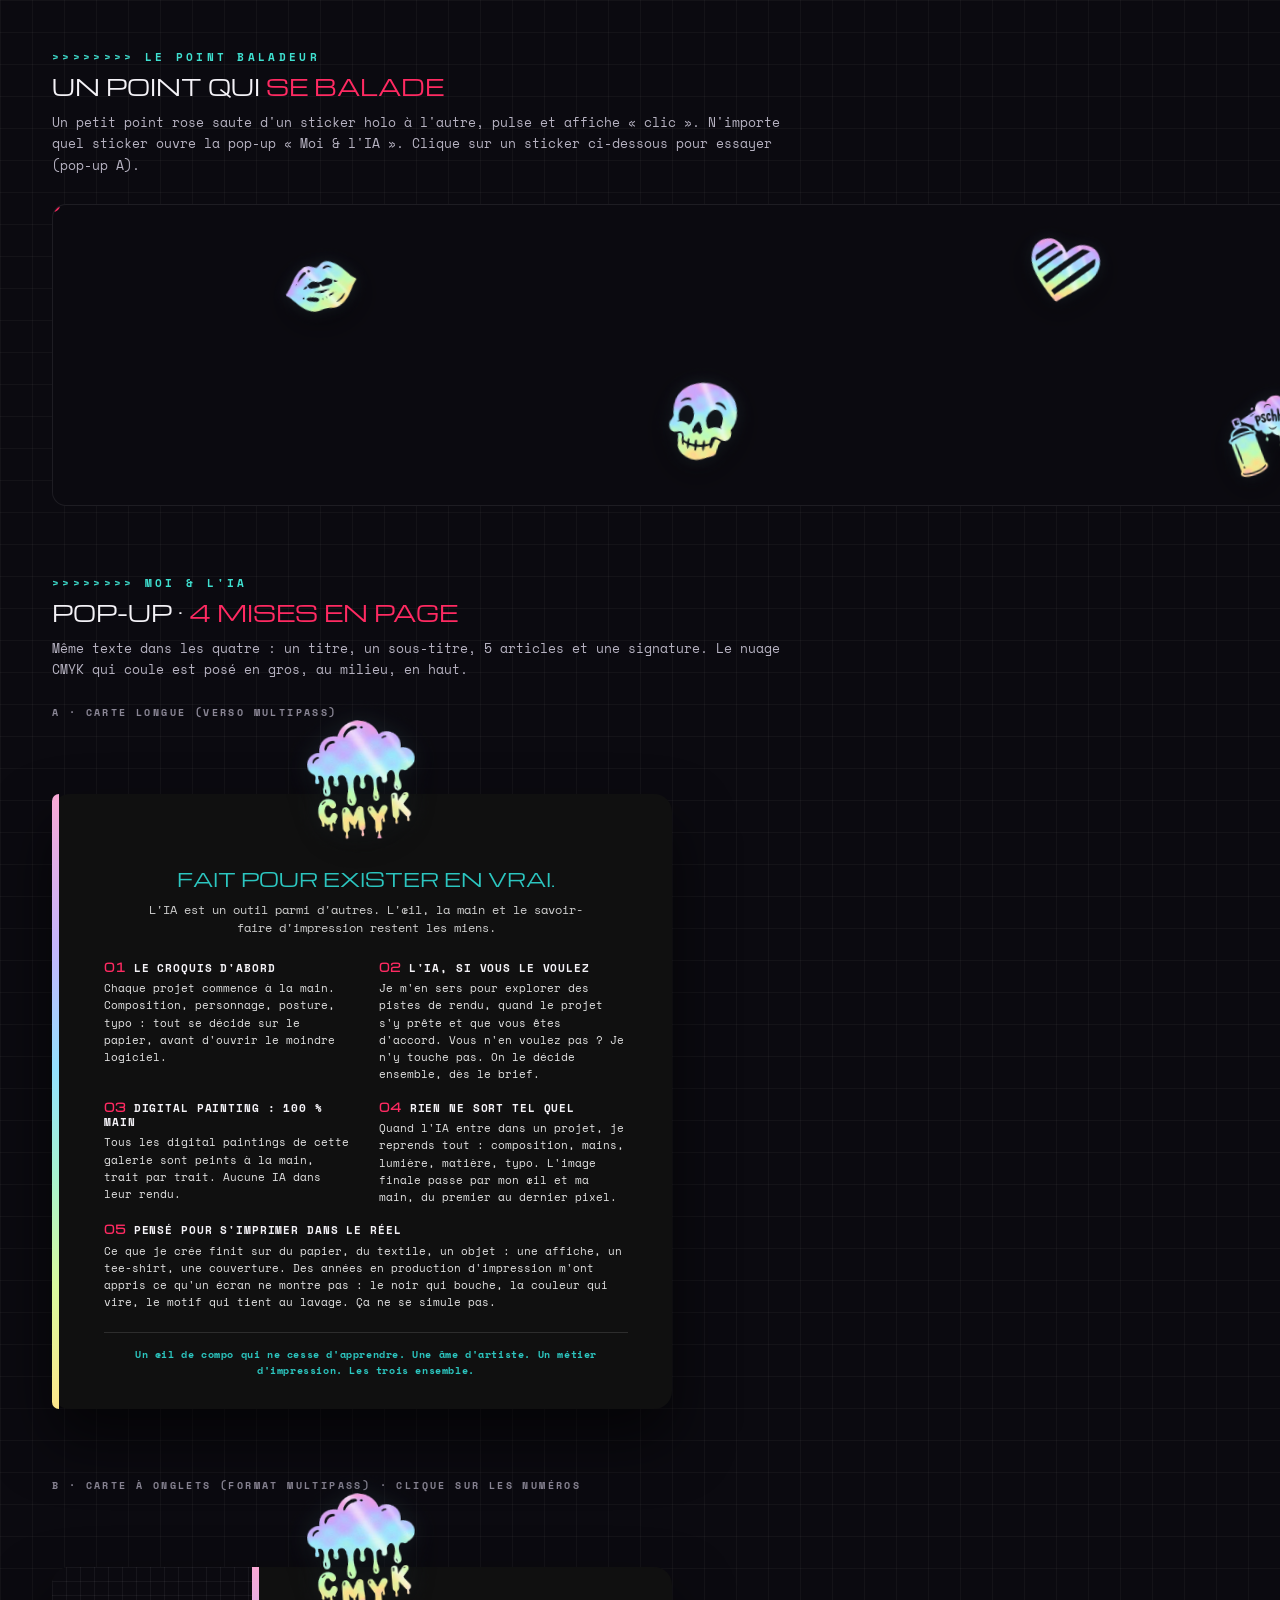
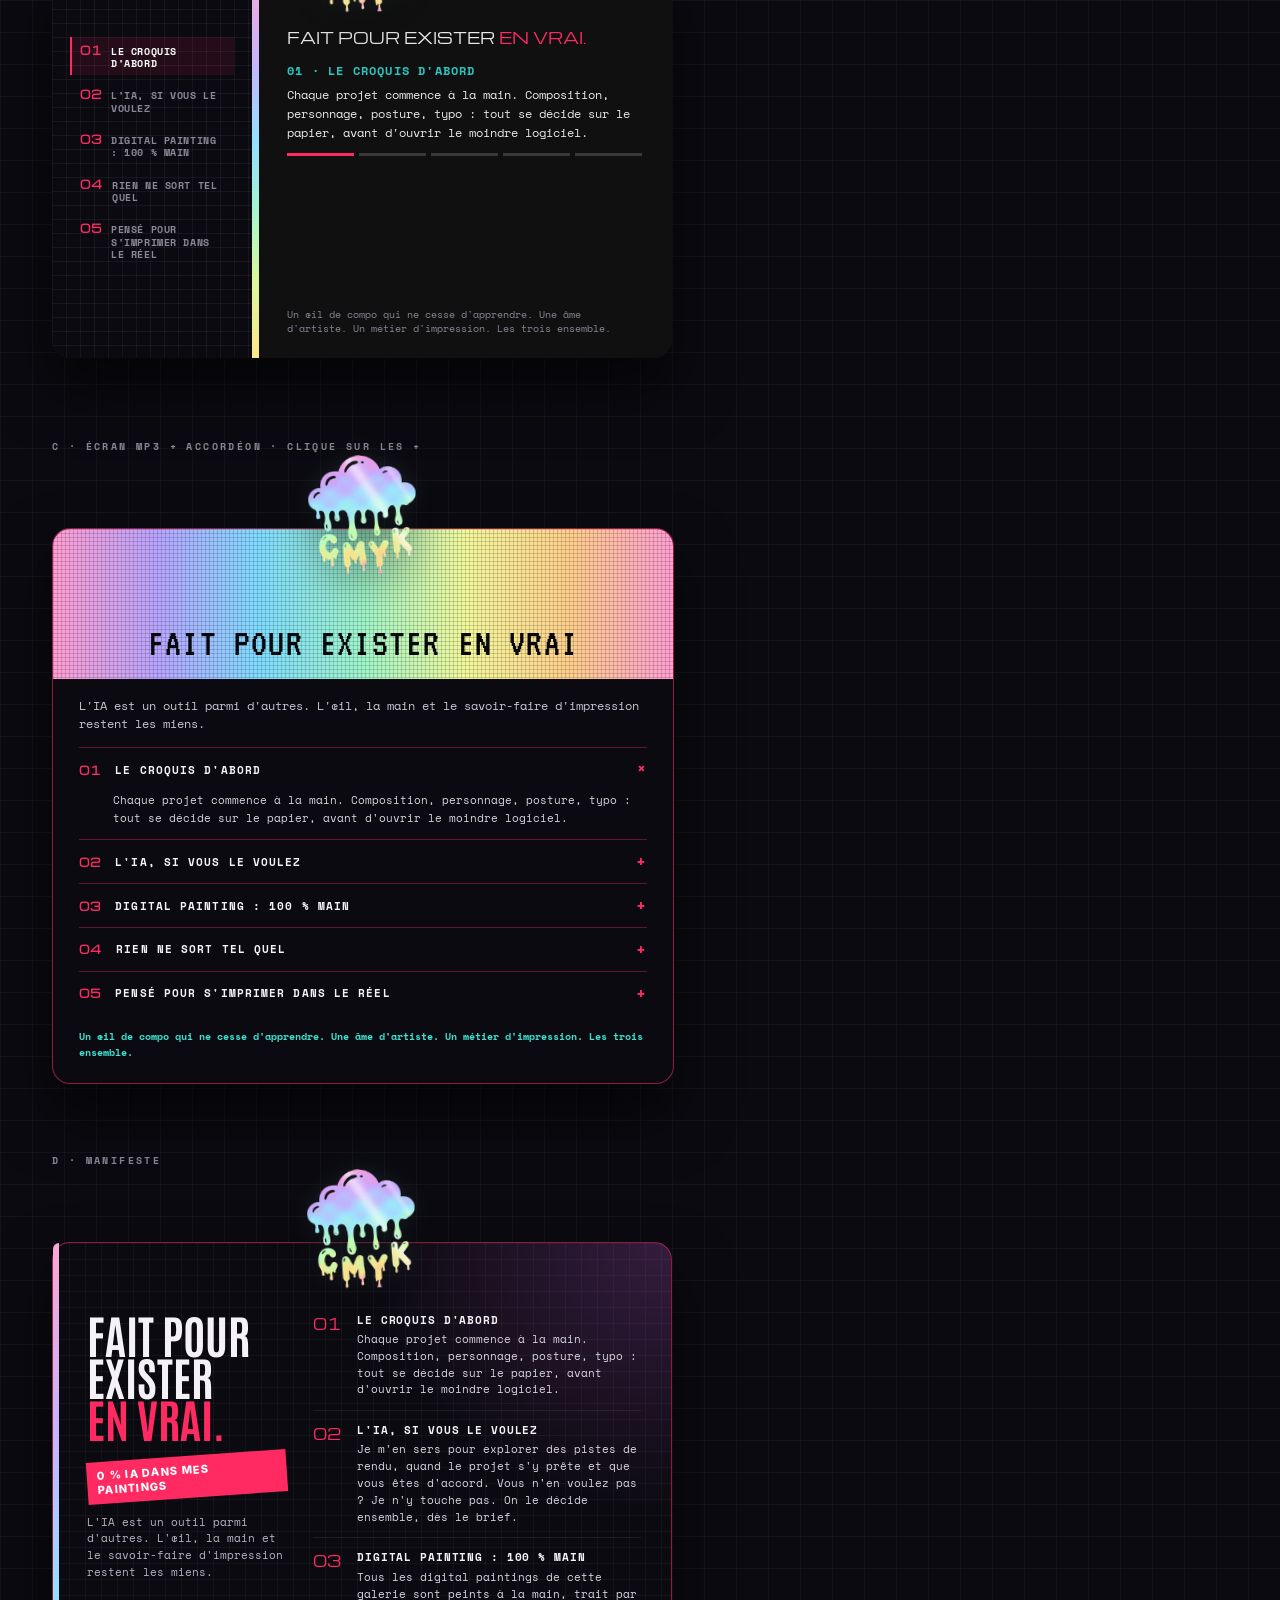
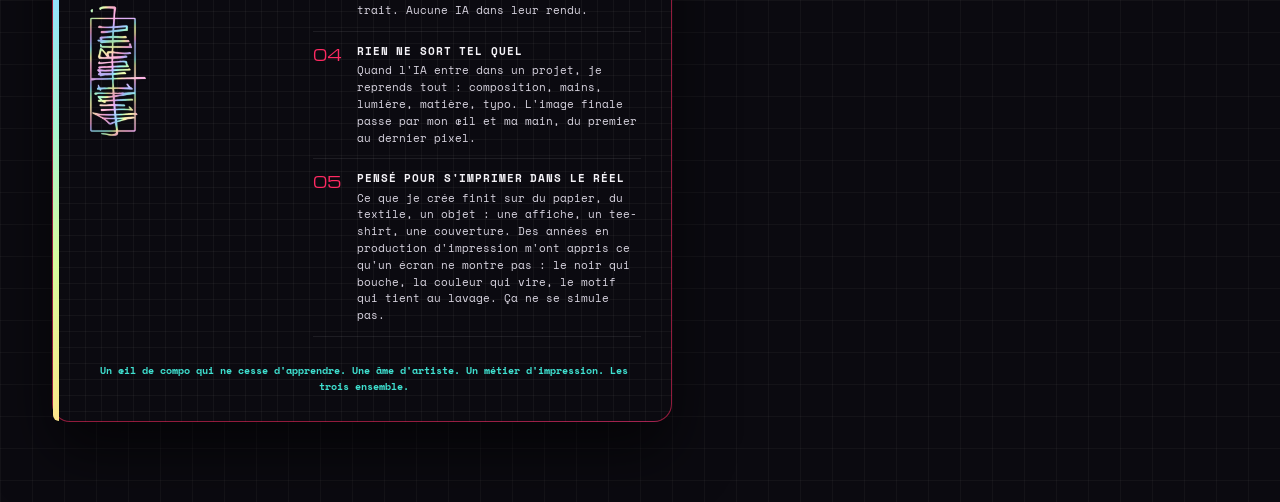
<file: test-v3/popup/index.html>
<!doctype html>
<html lang="fr">
<head>
<meta charset="utf-8">
<meta name="viewport" content="width=device-width, initial-scale=1">
<meta name="robots" content="noindex">
<title>Pop-up Moi &amp; l'IA · maquettes</title>
<link rel="preconnect" href="https://fonts.googleapis.com"><link rel="preconnect" href="https://fonts.gstatic.com" crossorigin>
<link href="https://fonts.googleapis.com/css2?family=Antonio:wght@500;700&family=Michroma&family=Space+Mono:wght@400;700&family=Inter:wght@700;800&family=VT323&display=swap" rel="stylesheet">
<style>
body{margin:0;background:#0b0a10}
.pi{font-family:'Space Mono',monospace;color:#f4f2f7;padding:52px 52px 80px;background-color:#0b0a10;background-image:linear-gradient(rgba(255,255,255,.035) 1px,transparent 1px),linear-gradient(90deg,rgba(255,255,255,.035) 1px,transparent 1px);background-size:32px 32px}
.k{margin:0 0 8px;font:700 11px/1 'Space Mono',monospace;letter-spacing:.3em;color:#3fe0d0}
.h{margin:0 0 10px;font-family:Michroma,sans-serif;font-weight:400;font-size:22px;text-transform:uppercase}
.h span{color:#ff2a62}
.note{margin:0 0 28px;max-width:760px;font-size:12.5px;line-height:1.7;color:#b7b3c2}
.row{display:flex;flex-wrap:wrap;gap:72px 56px;align-items:flex-start;margin-bottom:84px}
.lab{display:block;margin-bottom:76px;font:700 10px/1 'Space Mono',monospace;letter-spacing:.24em;color:#8b8796;text-transform:uppercase}
.cloud{position:absolute;left:50%;top:-96px;width:150px;height:auto;transform:translateX(-50%) rotate(-4deg);z-index:3;pointer-events:none;animation:holoD 14.2s linear infinite;filter:drop-shadow(0 10px 20px rgba(0,0,0,.6))}
@keyframes holoD{0%,49.3%{filter:drop-shadow(0 10px 20px rgba(0,0,0,.6)) hue-rotate(0deg) saturate(1) brightness(1)}53.5%{filter:drop-shadow(0 10px 20px rgba(0,0,0,.6)) hue-rotate(170deg) saturate(1.5) brightness(1.18)}57.7%{filter:drop-shadow(0 10px 20px rgba(0,0,0,.6)) hue-rotate(320deg) saturate(1.6) brightness(1.05)}60.6%,88.7%{filter:drop-shadow(0 10px 20px rgba(0,0,0,.6)) hue-rotate(360deg) saturate(1) brightness(1)}93%{filter:drop-shadow(0 10px 20px rgba(0,0,0,.6)) hue-rotate(530deg) saturate(1.5) brightness(1.18)}97.2%{filter:drop-shadow(0 10px 20px rgba(0,0,0,.6)) hue-rotate(680deg) saturate(1.6) brightness(1.05)}100%{filter:drop-shadow(0 10px 20px rgba(0,0,0,.6)) hue-rotate(720deg) saturate(1) brightness(1)}}
.x{position:absolute;right:14px;top:14px;width:30px;height:30px;border-radius:50%;border:0;background:#ff2a62;color:#fff;font-size:13px;cursor:pointer;z-index:4}
.prism{background:linear-gradient(#f9a8d4,#c4b5fd 25%,#93e1ff 45%,#a7f3d0 62%,#d9f99d 80%,#fde68a)}
.num{font-family:Michroma,sans-serif;color:#ff2a62}

/* A · carte longue */
.A{position:relative;width:620px;border-radius:18px;background:#101010;box-shadow:0 30px 60px rgba(0,0,0,.6);padding:74px 44px 30px 52px;box-sizing:border-box}
.A .bar{position:absolute;left:0;top:0;bottom:0;width:7px;border-radius:18px 0 0 18px}
.A .t{margin:0;font:400 19px/1.2 Michroma,sans-serif;color:#2cc6c0;text-transform:uppercase;text-align:center}
.A .s{margin:10px auto 22px;max-width:440px;text-align:center;font-size:11.5px;line-height:1.6;color:#cfcfcf}
.A .g{display:grid;grid-template-columns:1fr 1fr;gap:16px 26px}
.A .g div:last-child{grid-column:1 / -1}
.A h4{margin:0 0 5px;font:700 11px/1.3 'Space Mono',monospace;letter-spacing:.08em;text-transform:uppercase}
.A p{margin:0;font-size:10.8px;line-height:1.6;color:#e2e2e2}
.A .sig{margin:20px 0 0;padding-top:14px;border-top:1px solid rgba(255,255,255,.12);font:700 10px/1.6 'Space Mono',monospace;letter-spacing:.06em;color:#2cc6c0;text-align:center}

/* B · carte à onglets (format Multipass) */
.Bc{position:relative;width:620px;aspect-ratio:1.586;border-radius:18px;background:#101010;box-shadow:0 30px 60px rgba(0,0,0,.6);display:grid;grid-template-columns:200px 7px 1fr;overflow:visible}
.Bc .l{border-radius:18px 0 0 18px;background:#0b0a10;background-image:linear-gradient(rgba(255,255,255,.05) 1px,transparent 1px),linear-gradient(90deg,rgba(255,255,255,.05) 1px,transparent 1px);background-size:14px 14px;padding:70px 18px 20px;display:flex;flex-direction:column;gap:6px}
.Bc .tab{display:flex;gap:10px;align-items:baseline;text-align:left;background:none;border:0;border-left:2px solid transparent;color:#8b8796;padding:6px 8px;cursor:pointer;font:700 9.5px/1.3 'Space Mono',monospace;letter-spacing:.06em;text-transform:uppercase}
.Bc .tab:hover{color:#f4f2f7}
.Bc .tab.on{color:#fff;border-left-color:#ff2a62;background:rgba(255,42,98,.1)}
.Bc .tab .num{font-size:11px}
.Bc .r{padding:62px 30px 22px 28px;display:flex;flex-direction:column}
.Bc .t{margin:0;font:400 15px/1.2 Michroma,sans-serif;text-transform:uppercase}
.Bc .t span{color:#ff2a62}
.Bc h4{margin:16px 0 8px;font:700 12px/1.3 'Space Mono',monospace;letter-spacing:.1em;color:#2cc6c0;text-transform:uppercase}
.Bc p{margin:0;font-size:11.5px;line-height:1.65;color:#e8e8e8}
.Bc .sig{margin-top:auto;font:400 9.5px/1.5 'Space Mono',monospace;color:#8b8796}
.Bc .dots{display:flex;gap:5px;margin-top:10px}
.Bc .dots i{flex:1;height:3px;background:rgba(244,242,247,.18)}
.Bc .dots i.on{background:#ff2a62}

/* C · écran MP3 + accordéon */
.C{position:relative;width:620px;border-radius:18px;background:#0b0a10;border:1px solid rgba(255,42,98,.55);box-shadow:0 30px 60px rgba(0,0,0,.6);overflow:visible}
.C .scr{position:relative;height:150px;border-radius:17px 17px 0 0;overflow:hidden}
.C .scr::before{content:"";position:absolute;top:0;bottom:0;left:0;width:200%;background:linear-gradient(90deg,#ff9ed2,#b9a4ff,#7fdcff,#9ff5c9,#f2f79a,#ffcf8a,#ff9ed2,#b9a4ff,#7fdcff,#9ff5c9,#f2f79a,#ffcf8a,#ff9ed2);animation:mp9 18s linear infinite}
@keyframes mp9{from{transform:translateX(0)}to{transform:translateX(-50%)}}
.C .scr .g{position:absolute;inset:0;background-image:linear-gradient(rgba(7,8,12,.16) 1px,transparent 1px),linear-gradient(90deg,rgba(7,8,12,.16) 1px,transparent 1px);background-size:4px 4px}
.C .scr h3{position:absolute;left:0;right:0;bottom:16px;margin:0;text-align:center;font-family:VT323,'Space Mono',monospace;font-weight:400;font-size:40px;line-height:1;color:#07080c;letter-spacing:.03em;white-space:nowrap;text-transform:uppercase}
.C .in{padding:18px 26px 22px}
.C .s{margin:0 0 14px;font-size:11.5px;line-height:1.6;color:#c9c5d3}
.C .it{border-top:1px solid rgba(255,42,98,.35)}
.C .it button{width:100%;display:flex;align-items:center;gap:14px;background:none;border:0;color:#f4f2f7;padding:11px 0;cursor:pointer;text-align:left;font:700 11px/1.3 'Space Mono',monospace;letter-spacing:.1em;text-transform:uppercase}
.C .it button .pl{margin-left:auto;color:#ff2a62;font-size:16px;transition:transform .3s}
.C .it.on button .pl{transform:rotate(45deg)}
.C .it .b{display:grid;grid-template-rows:0fr;transition:grid-template-rows .35s}
.C .it.on .b{grid-template-rows:1fr}
.C .it .b > div{overflow:hidden}
.C .it p{margin:0 0 12px 34px;font-size:11px;line-height:1.65;color:#d8d4e0}
.C .sig{margin:14px 0 0;font:700 10px/1.6 'Space Mono',monospace;color:#3fe0d0}

/* D · manifeste */
.D{position:relative;width:620px;border-radius:18px;background:#0b0a10;background-image:radial-gradient(ellipse 70% 50% at 100% 0%,rgba(150,70,170,.3),transparent 70%),linear-gradient(rgba(255,255,255,.04) 1px,transparent 1px),linear-gradient(90deg,rgba(255,255,255,.04) 1px,transparent 1px);background-size:100% 100%,16px 16px,16px 16px;border:1px solid rgba(255,42,98,.55);box-shadow:0 30px 60px rgba(0,0,0,.6);padding:70px 30px 26px 34px;box-sizing:border-box;display:grid;grid-template-columns:200px 1fr;gap:26px}
.D .bar{position:absolute;left:0;top:0;bottom:0;width:6px;border-radius:18px 0 0 18px}
.D .t{margin:0;font-family:Antonio,sans-serif;font-weight:700;font-size:46px;line-height:.92;text-transform:uppercase}
.D .t span{color:#ff2a62}
.D .stamp{display:inline-block;margin-top:16px;font-family:Inter,sans-serif;font-weight:800;font-size:11px;letter-spacing:.12em;color:#fff;background:#ff2a62;padding:7px 10px;transform:rotate(-4deg)}
.D .s{margin:16px 0 0;font-size:10.5px;line-height:1.6;color:#b7b3c2}
.D .logo{display:block;width:62px;margin-top:22px}
.D ol{list-style:none;margin:0;padding:0;display:flex;flex-direction:column;gap:12px}
.D li{display:grid;grid-template-columns:34px 1fr;gap:4px 10px;padding-bottom:12px;border-bottom:1px solid rgba(255,255,255,.08)}
.D li .num{grid-row:span 2;font-size:15px}
.D h4{margin:0;font:700 11px/1.3 'Space Mono',monospace;letter-spacing:.08em;text-transform:uppercase}
.D p{margin:0;font-size:10.5px;line-height:1.6;color:#d8d4e0}
.D .sig{grid-column:1 / -1;margin:0;font:700 10px/1.6 'Space Mono',monospace;color:#3fe0d0;text-align:center}

/* point baladeur */
.stage{position:relative;width:1360px;height:300px;border:1px solid rgba(255,255,255,.08);border-radius:14px;overflow:hidden;background:#0b0a10}
.stage .stk{position:absolute;width:96px;height:auto;cursor:pointer;filter:drop-shadow(0 8px 16px rgba(0,0,0,.6));transition:transform .2s}
.stage .stk:hover{transform:scale(1.08) rotate(-4deg)}
.dot{position:absolute;left:0;top:0;width:14px;height:14px;margin:-7px 0 0 -7px;border-radius:50%;background:#ff2a62;box-shadow:0 0 0 0 rgba(255,42,98,.7);pointer-events:none;z-index:5;animation:dotpath 14s cubic-bezier(.45,0,.25,1) infinite,dotpulse 1.4s ease-out infinite}
.dot::after{content:"clic";position:absolute;left:18px;top:-4px;font:700 9px/1 'Space Mono',monospace;letter-spacing:.2em;color:#3fe0d0;text-transform:uppercase;opacity:0;animation:dotlab 3.5s linear infinite}
@keyframes dotpulse{0%{box-shadow:0 0 0 0 rgba(255,42,98,.7)}100%{box-shadow:0 0 0 14px rgba(255,42,98,0)}}
@keyframes dotlab{0%,55%{opacity:0}65%,90%{opacity:1}100%{opacity:0}}
@keyframes dotpath{
0%,12%{transform:translate(268px,92px)}
25%,37%{transform:translate(650px,210px)}
50%,62%{transform:translate(1010px,70px)}
75%,87%{transform:translate(1210px,226px)}
100%{transform:translate(268px,92px)}}
.ov{position:absolute;inset:0;background:rgba(11,10,16,.7);backdrop-filter:blur(8px);display:grid;place-items:center;z-index:8}
@media (prefers-reduced-motion: reduce){.dot,.cloud,.C .scr::before{animation:none}}

.ov{position:fixed;inset:0;overflow:auto;padding:120px 16px 40px;align-items:start;z-index:50}
.ov > div{transform:none !important}
.ov[hidden]{display:none}
@media (max-width:700px){.pi{padding:32px 16px 60px}.row{gap:110px}.A,.Bc,.C,.D{width:min(620px,calc(100vw - 32px))}.stage{width:100%}.D{grid-template-columns:1fr}.Bc{grid-template-columns:1fr;aspect-ratio:auto}.Bc .prism{height:6px}.A .g{grid-template-columns:1fr}}
</style>
</head>
<body>
<div class="pi">
<p class="k">&gt;&gt;&gt;&gt;&gt;&gt;&gt;&gt; LE POINT BALADEUR</p>
<h2 class="h">Un point qui <span>se balade</span></h2>
<p class="note">Un petit point rose saute d'un sticker holo à l'autre, pulse et affiche « clic ». N'importe quel sticker ouvre la pop-up « Moi &amp; l'IA ». Clique sur un sticker ci-dessous pour essayer (pop-up A).</p>
<div class="stage">
<img class="stk" src="../../v3/stk/lips.webp" alt="Sticker lèvres : ouvrir « Moi & l'IA »" style="left:220px;top:44px;transform:rotate(-12deg)" data-open="1" tabindex="0" role="button">
<img class="stk" src="../../v3/stk/skull.webp" alt="Sticker tête de mort : ouvrir « Moi & l'IA »" style="left:602px;top:162px;transform:rotate(10deg)" data-open="1" tabindex="0" role="button">
<img class="stk" src="../../v3/stk/heart-striped.webp" alt="Sticker cœur : ouvrir « Moi & l'IA »" style="left:962px;top:22px;transform:rotate(14deg)" data-open="1" tabindex="0" role="button">
<img class="stk" src="../../v3/stk/spray-pschht.webp" alt="Sticker pschht : ouvrir « Moi & l'IA »" style="left:1162px;top:178px;transform:rotate(-8deg)" data-open="1" tabindex="0" role="button">
<span class="dot" aria-hidden="true"></span>
<div class="ov" id="ov" hidden data-close="1"><div style="position: relative; transform: scale(.62); transform-origin: center" data-stop="1"><button class="x" type="button" aria-label="Fermer" data-close="1">✕</button><div class="A" style="margin-top: 96px"><img class="cloud" src="../../v3/stk/cloud-cmyk.webp" alt="" aria-hidden="true"><div class="bar prism"></div>
<p class="t">Fait pour exister en vrai.</p><p class="s">L'IA est un outil parmi d'autres. L'œil, la main et le savoir-faire d'impression restent les miens.</p>
<div class="g"><div><h4><span class="num">01</span> Le croquis d'abord</h4><p>Chaque projet commence à la main. Composition, personnage, posture, typo : tout se décide sur le papier, avant d'ouvrir le moindre logiciel.</p></div><div><h4><span class="num">02</span> L'IA, si vous le voulez</h4><p>Je m'en sers pour explorer des pistes de rendu, quand le projet s'y prête et que vous êtes d'accord. Vous n'en voulez pas ? Je n'y touche pas. On le décide ensemble, dès le brief.</p></div><div><h4><span class="num">03</span> Digital painting : 100 % main</h4><p>Tous les digital paintings de cette galerie sont peints à la main, trait par trait. Aucune IA dans leur rendu.</p></div><div><h4><span class="num">04</span> Rien ne sort tel quel</h4><p>Quand l'IA entre dans un projet, je reprends tout : composition, mains, lumière, matière, typo. L'image finale passe par mon œil et ma main, du premier au dernier pixel.</p></div><div><h4><span class="num">05</span> Pensé pour s'imprimer dans le réel</h4><p>Ce que je crée finit sur du papier, du textile, un objet : une affiche, un tee-shirt, une couverture. Des années en production d'impression m'ont appris ce qu'un écran ne montre pas : le noir qui bouche, la couleur qui vire, le motif qui tient au lavage. Ça ne se simule pas.</p></div></div>
<p class="sig">Un œil de compo qui ne cesse d'apprendre. Une âme d'artiste. Un métier d'impression. Les trois ensemble.</p></div></div></div>
</div>
<p class="k" style="margin-top: 72px">&gt;&gt;&gt;&gt;&gt;&gt;&gt;&gt; MOI &amp; L'IA</p>
<h2 class="h">Pop-up · <span>4 mises en page</span></h2>
<p class="note">Même texte dans les quatre : un titre, un sous-titre, 5 articles et une signature. Le nuage CMYK qui coule est posé en gros, au milieu, en haut.</p>
<div class="row">
<div><span class="lab">A · Carte longue (verso Multipass)</span><div class="A"><img class="cloud" src="../../v3/stk/cloud-cmyk.webp" alt="" aria-hidden="true"><div class="bar prism"></div>
<p class="t">Fait pour exister en vrai.</p><p class="s">L'IA est un outil parmi d'autres. L'œil, la main et le savoir-faire d'impression restent les miens.</p>
<div class="g"><div><h4><span class="num">01</span> Le croquis d'abord</h4><p>Chaque projet commence à la main. Composition, personnage, posture, typo : tout se décide sur le papier, avant d'ouvrir le moindre logiciel.</p></div><div><h4><span class="num">02</span> L'IA, si vous le voulez</h4><p>Je m'en sers pour explorer des pistes de rendu, quand le projet s'y prête et que vous êtes d'accord. Vous n'en voulez pas ? Je n'y touche pas. On le décide ensemble, dès le brief.</p></div><div><h4><span class="num">03</span> Digital painting : 100 % main</h4><p>Tous les digital paintings de cette galerie sont peints à la main, trait par trait. Aucune IA dans leur rendu.</p></div><div><h4><span class="num">04</span> Rien ne sort tel quel</h4><p>Quand l'IA entre dans un projet, je reprends tout : composition, mains, lumière, matière, typo. L'image finale passe par mon œil et ma main, du premier au dernier pixel.</p></div><div><h4><span class="num">05</span> Pensé pour s'imprimer dans le réel</h4><p>Ce que je crée finit sur du papier, du textile, un objet : une affiche, un tee-shirt, une couverture. Des années en production d'impression m'ont appris ce qu'un écran ne montre pas : le noir qui bouche, la couleur qui vire, le motif qui tient au lavage. Ça ne se simule pas.</p></div></div>
<p class="sig">Un œil de compo qui ne cesse d'apprendre. Une âme d'artiste. Un métier d'impression. Les trois ensemble.</p></div></div>
<div><span class="lab">B · Carte à onglets (format Multipass) · clique sur les numéros</span><div class="Bc"><img class="cloud" src="../../v3/stk/cloud-cmyk.webp" alt="" aria-hidden="true">
<div class="l"><button type="button" class="tab on" data-i="0"><span class="num">01</span><span>Le croquis d'abord</span></button><button type="button" class="tab" data-i="1"><span class="num">02</span><span>L'IA, si vous le voulez</span></button><button type="button" class="tab" data-i="2"><span class="num">03</span><span>Digital painting : 100 % main</span></button><button type="button" class="tab" data-i="3"><span class="num">04</span><span>Rien ne sort tel quel</span></button><button type="button" class="tab" data-i="4"><span class="num">05</span><span>Pensé pour s'imprimer dans le réel</span></button></div>
<div class="prism"></div>
<div class="r"><p class="t">Fait pour exister <span>en vrai.</span></p><h4 id="bh">01 · Le croquis d'abord</h4><p id="bp">Chaque projet commence à la main. Composition, personnage, posture, typo : tout se décide sur le papier, avant d'ouvrir le moindre logiciel.</p>
<div class="dots"><i class="on"></i><i class=""></i><i class=""></i><i class=""></i><i class=""></i></div>
<p class="sig">Un œil de compo qui ne cesse d'apprendre. Une âme d'artiste. Un métier d'impression. Les trois ensemble.</p></div></div></div>
</div>
<div class="row" style="margin-bottom: 0">
<div><span class="lab">C · Écran MP3 + accordéon · clique sur les +</span><div class="C"><img class="cloud" src="../../v3/stk/cloud-cmyk.webp" alt="" aria-hidden="true"><div class="scr"><div class="g"></div><h3>Fait pour exister en vrai</h3></div>
<div class="in"><p class="s">L'IA est un outil parmi d'autres. L'œil, la main et le savoir-faire d'impression restent les miens.</p>
<div class="it on"><button type="button" data-i="0" aria-expanded="true"><span class="num">01</span>Le croquis d'abord<span class="pl">+</span></button><div class="b"><div><p>Chaque projet commence à la main. Composition, personnage, posture, typo : tout se décide sur le papier, avant d'ouvrir le moindre logiciel.</p></div></div></div><div class="it"><button type="button" data-i="1" aria-expanded="false"><span class="num">02</span>L'IA, si vous le voulez<span class="pl">+</span></button><div class="b"><div><p>Je m'en sers pour explorer des pistes de rendu, quand le projet s'y prête et que vous êtes d'accord. Vous n'en voulez pas ? Je n'y touche pas. On le décide ensemble, dès le brief.</p></div></div></div><div class="it"><button type="button" data-i="2" aria-expanded="false"><span class="num">03</span>Digital painting : 100 % main<span class="pl">+</span></button><div class="b"><div><p>Tous les digital paintings de cette galerie sont peints à la main, trait par trait. Aucune IA dans leur rendu.</p></div></div></div><div class="it"><button type="button" data-i="3" aria-expanded="false"><span class="num">04</span>Rien ne sort tel quel<span class="pl">+</span></button><div class="b"><div><p>Quand l'IA entre dans un projet, je reprends tout : composition, mains, lumière, matière, typo. L'image finale passe par mon œil et ma main, du premier au dernier pixel.</p></div></div></div><div class="it"><button type="button" data-i="4" aria-expanded="false"><span class="num">05</span>Pensé pour s'imprimer dans le réel<span class="pl">+</span></button><div class="b"><div><p>Ce que je crée finit sur du papier, du textile, un objet : une affiche, un tee-shirt, une couverture. Des années en production d'impression m'ont appris ce qu'un écran ne montre pas : le noir qui bouche, la couleur qui vire, le motif qui tient au lavage. Ça ne se simule pas.</p></div></div></div>
<p class="sig">Un œil de compo qui ne cesse d'apprendre. Une âme d'artiste. Un métier d'impression. Les trois ensemble.</p></div></div></div>
<div><span class="lab">D · Manifeste</span><div class="D"><img class="cloud" src="../../v3/stk/cloud-cmyk.webp" alt="" aria-hidden="true"><div class="bar prism"></div>
<div><h3 class="t">Fait pour<br>exister<br><span>en vrai.</span></h3><span class="stamp">0 % IA DANS MES PAINTINGS</span><p class="s">L'IA est un outil parmi d'autres. L'œil, la main et le savoir-faire d'impression restent les miens.</p><img class="logo" src="../../v3/logo-holo.webp" alt="Signature Aline Taureau"></div>
<ol><li><span class="num">01</span><h4>Le croquis d'abord</h4><p>Chaque projet commence à la main. Composition, personnage, posture, typo : tout se décide sur le papier, avant d'ouvrir le moindre logiciel.</p></li><li><span class="num">02</span><h4>L'IA, si vous le voulez</h4><p>Je m'en sers pour explorer des pistes de rendu, quand le projet s'y prête et que vous êtes d'accord. Vous n'en voulez pas ? Je n'y touche pas. On le décide ensemble, dès le brief.</p></li><li><span class="num">03</span><h4>Digital painting : 100 % main</h4><p>Tous les digital paintings de cette galerie sont peints à la main, trait par trait. Aucune IA dans leur rendu.</p></li><li><span class="num">04</span><h4>Rien ne sort tel quel</h4><p>Quand l'IA entre dans un projet, je reprends tout : composition, mains, lumière, matière, typo. L'image finale passe par mon œil et ma main, du premier au dernier pixel.</p></li><li><span class="num">05</span><h4>Pensé pour s'imprimer dans le réel</h4><p>Ce que je crée finit sur du papier, du textile, un objet : une affiche, un tee-shirt, une couverture. Des années en production d'impression m'ont appris ce qu'un écran ne montre pas : le noir qui bouche, la couleur qui vire, le motif qui tient au lavage. Ça ne se simule pas.</p></li></ol><p class="sig">Un œil de compo qui ne cesse d'apprendre. Une âme d'artiste. Un métier d'impression. Les trois ensemble.</p></div></div>
</div>
</div>
<script>
const ART = [["Le croquis d'abord", "Chaque projet commence à la main. Composition, personnage, posture, typo : tout se décide sur le papier, avant d'ouvrir le moindre logiciel."], ["L'IA, si vous le voulez", "Je m'en sers pour explorer des pistes de rendu, quand le projet s'y prête et que vous êtes d'accord. Vous n'en voulez pas ? Je n'y touche pas. On le décide ensemble, dès le brief."], ["Digital painting : 100 % main", "Tous les digital paintings de cette galerie sont peints à la main, trait par trait. Aucune IA dans leur rendu."], ["Rien ne sort tel quel", "Quand l'IA entre dans un projet, je reprends tout : composition, mains, lumière, matière, typo. L'image finale passe par mon œil et ma main, du premier au dernier pixel."], ["Pensé pour s'imprimer dans le réel", "Ce que je crée finit sur du papier, du textile, un objet : une affiche, un tee-shirt, une couverture. Des années en production d'impression m'ont appris ce qu'un écran ne montre pas : le noir qui bouche, la couleur qui vire, le motif qui tient au lavage. Ça ne se simule pas."]];
document.querySelectorAll('.Bc .tab').forEach((t) => t.addEventListener('click', () => {
  const i = +t.dataset.i;
  document.querySelectorAll('.Bc .tab').forEach((x, k) => x.classList.toggle('on', k === i));
  document.querySelectorAll('.Bc .dots i').forEach((x, k) => x.classList.toggle('on', k <= i));
  document.getElementById('bh').textContent = String(i + 1).padStart(2, '0') + ' · ' + ART[i][0];
  document.getElementById('bp').textContent = ART[i][1];
}));
document.querySelectorAll('.C .it button').forEach((bt) => bt.addEventListener('click', () => {
  const it = bt.parentElement, on = !it.classList.contains('on');
  document.querySelectorAll('.C .it').forEach((x) => { x.classList.remove('on'); x.querySelector('button').setAttribute('aria-expanded', 'false'); });
  it.classList.toggle('on', on); bt.setAttribute('aria-expanded', String(on));
}));
const ov = document.getElementById('ov');
document.querySelectorAll('[data-open]').forEach((s) => { s.addEventListener('click', () => ov.hidden = false); s.addEventListener('keydown', (e) => { if (e.key === 'Enter' || e.key === ' ') { e.preventDefault(); ov.hidden = false; } }); });
ov.addEventListener('click', (e) => { if (e.target.closest('[data-close]') || e.target === ov) ov.hidden = true; });
addEventListener('keydown', (e) => { if (e.key === 'Escape') ov.hidden = true; });
</script>
</body>
</html>
</file>
